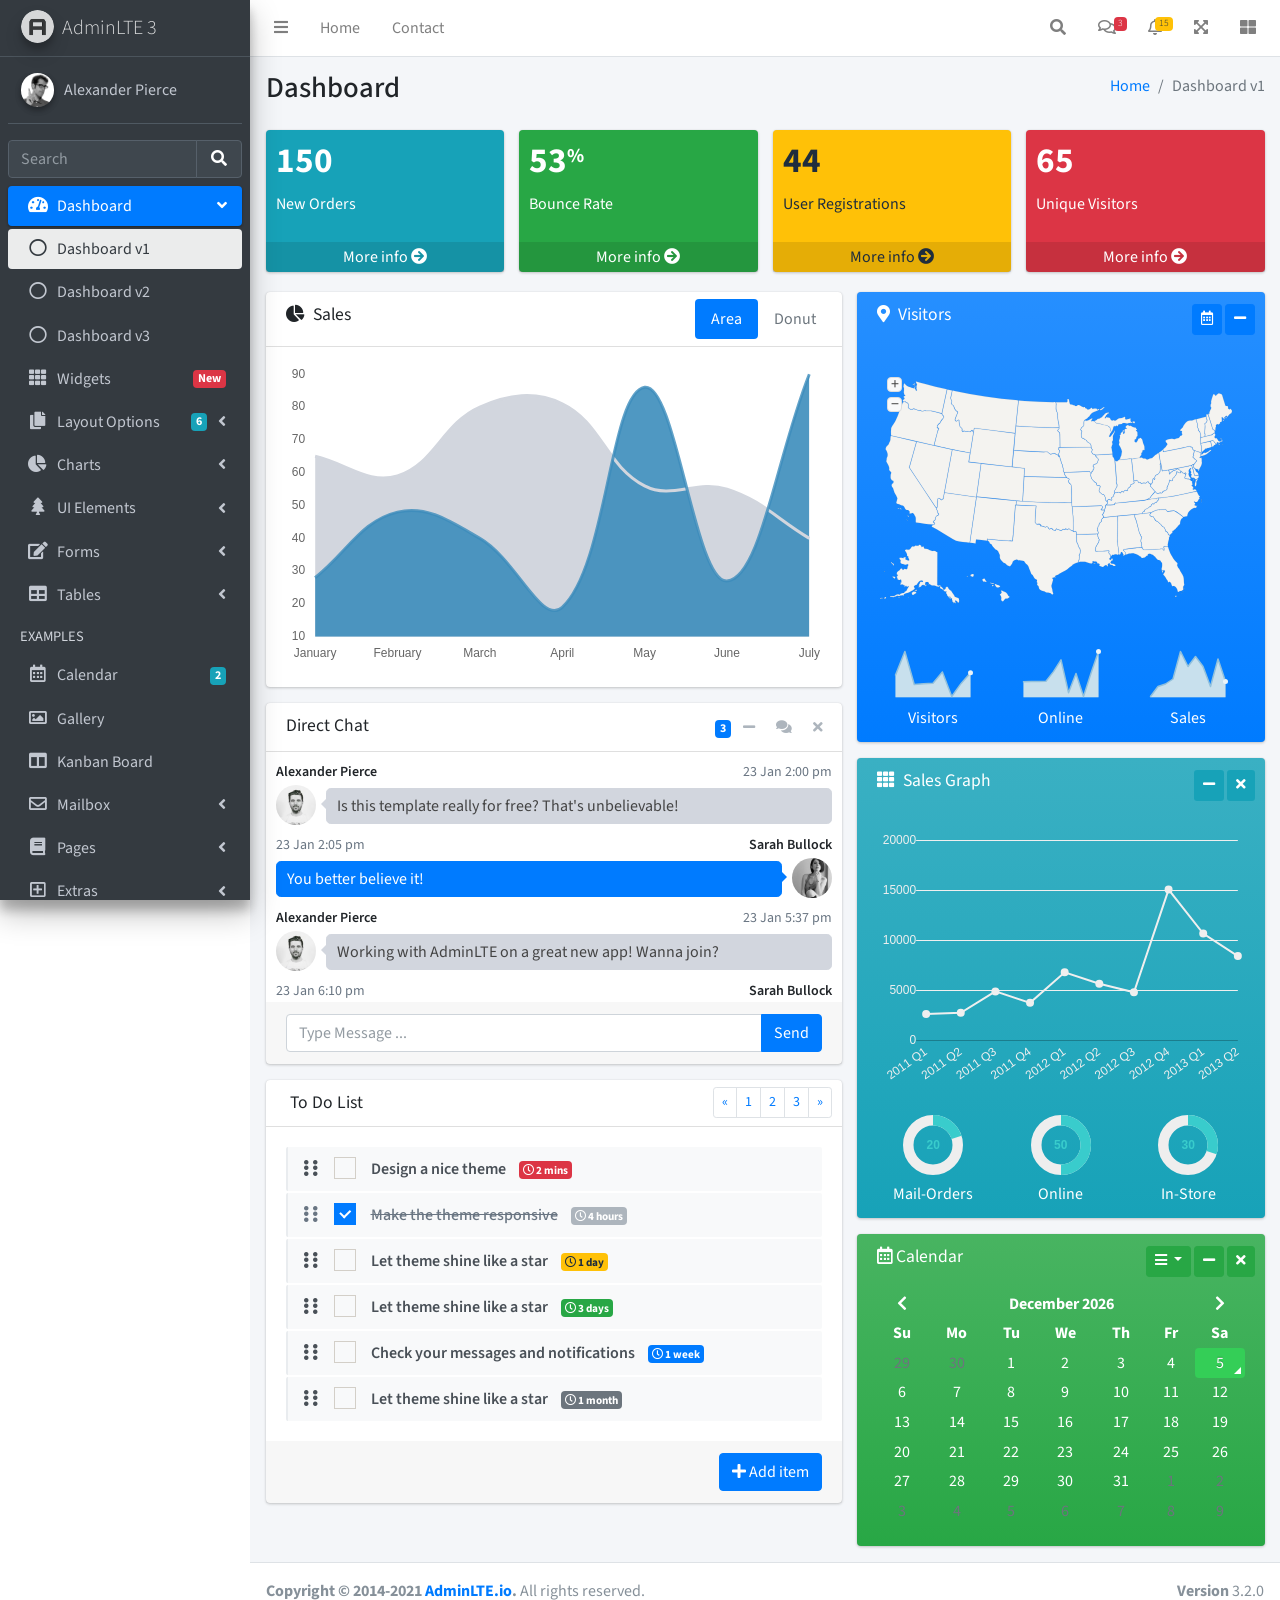
<file: LTE_Bootstrap/index.html>
<!DOCTYPE html>
<html lang="en">
<head>
  <meta charset="utf-8">
  <meta name="viewport" content="width=device-width, initial-scale=1">
  <title>AdminLTE 3 | Dashboard</title>

  <!-- Google Font: Source Sans Pro -->
  <link rel="stylesheet" href="https://fonts.googleapis.com/css?family=Source+Sans+Pro:300,400,400i,700&display=fallback">
  <!-- Font Awesome -->
  <link rel="stylesheet" href="plugins/fontawesome-free/css/all.min.css">
  <!-- Ionicons -->
  <link rel="stylesheet" href="https://code.ionicframework.com/ionicons/2.0.1/css/ionicons.min.css">
  <!-- Tempusdominus Bootstrap 4 -->
  <link rel="stylesheet" href="plugins/tempusdominus-bootstrap-4/css/tempusdominus-bootstrap-4.min.css">
  <!-- iCheck -->
  <link rel="stylesheet" href="plugins/icheck-bootstrap/icheck-bootstrap.min.css">
  <!-- JQVMap -->
  <link rel="stylesheet" href="plugins/jqvmap/jqvmap.min.css">
  <!-- Theme style -->
  <link rel="stylesheet" href="dist/css/adminlte.min.css">
  <!-- overlayScrollbars -->
  <link rel="stylesheet" href="plugins/overlayScrollbars/css/OverlayScrollbars.min.css">
  <!-- Daterange picker -->
  <link rel="stylesheet" href="plugins/daterangepicker/daterangepicker.css">
  <!-- summernote -->
  <link rel="stylesheet" href="plugins/summernote/summernote-bs4.min.css">
</head>
<body class="hold-transition sidebar-mini layout-fixed">
<div class="wrapper">

  <!-- Preloader -->
  <div class="preloader flex-column justify-content-center align-items-center">
    <img class="animation__shake" src="dist/img/AdminLTELogo.png" alt="AdminLTELogo" height="60" width="60">
  </div>

  <!-- Navbar -->
  <nav class="main-header navbar navbar-expand navbar-white navbar-light">
    <!-- Left navbar links -->
    <ul class="navbar-nav">
      <li class="nav-item">
        <a class="nav-link" data-widget="pushmenu" href="#" role="button"><i class="fas fa-bars"></i></a>
      </li>
      <li class="nav-item d-none d-sm-inline-block">
        <a href="index3.html" class="nav-link">Home</a>
      </li>
      <li class="nav-item d-none d-sm-inline-block">
        <a href="#" class="nav-link">Contact</a>
      </li>
    </ul>

    <!-- Right navbar links -->
    <ul class="navbar-nav ml-auto">
      <!-- Navbar Search -->
      <li class="nav-item">
        <a class="nav-link" data-widget="navbar-search" href="#" role="button">
          <i class="fas fa-search"></i>
        </a>
        <div class="navbar-search-block">
          <form class="form-inline">
            <div class="input-group input-group-sm">
              <input class="form-control form-control-navbar" type="search" placeholder="Search" aria-label="Search">
              <div class="input-group-append">
                <button class="btn btn-navbar" type="submit">
                  <i class="fas fa-search"></i>
                </button>
                <button class="btn btn-navbar" type="button" data-widget="navbar-search">
                  <i class="fas fa-times"></i>
                </button>
              </div>
            </div>
          </form>
        </div>
      </li>

      <!-- Messages Dropdown Menu -->
      <li class="nav-item dropdown">
        <a class="nav-link" data-toggle="dropdown" href="#">
          <i class="far fa-comments"></i>
          <span class="badge badge-danger navbar-badge">3</span>
        </a>
        <div class="dropdown-menu dropdown-menu-lg dropdown-menu-right">
          <a href="#" class="dropdown-item">
            <!-- Message Start -->
            <div class="media">
              <img src="dist/img/user1-128x128.jpg" alt="User Avatar" class="img-size-50 mr-3 img-circle">
              <div class="media-body">
                <h3 class="dropdown-item-title">
                  Brad Diesel
                  <span class="float-right text-sm text-danger"><i class="fas fa-star"></i></span>
                </h3>
                <p class="text-sm">Call me whenever you can...</p>
                <p class="text-sm text-muted"><i class="far fa-clock mr-1"></i> 4 Hours Ago</p>
              </div>
            </div>
            <!-- Message End -->
          </a>
          <div class="dropdown-divider"></div>
          <a href="#" class="dropdown-item">
            <!-- Message Start -->
            <div class="media">
              <img src="dist/img/user8-128x128.jpg" alt="User Avatar" class="img-size-50 img-circle mr-3">
              <div class="media-body">
                <h3 class="dropdown-item-title">
                  John Pierce
                  <span class="float-right text-sm text-muted"><i class="fas fa-star"></i></span>
                </h3>
                <p class="text-sm">I got your message bro</p>
                <p class="text-sm text-muted"><i class="far fa-clock mr-1"></i> 4 Hours Ago</p>
              </div>
            </div>
            <!-- Message End -->
          </a>
          <div class="dropdown-divider"></div>
          <a href="#" class="dropdown-item">
            <!-- Message Start -->
            <div class="media">
              <img src="dist/img/user3-128x128.jpg" alt="User Avatar" class="img-size-50 img-circle mr-3">
              <div class="media-body">
                <h3 class="dropdown-item-title">
                  Nora Silvester
                  <span class="float-right text-sm text-warning"><i class="fas fa-star"></i></span>
                </h3>
                <p class="text-sm">The subject goes here</p>
                <p class="text-sm text-muted"><i class="far fa-clock mr-1"></i> 4 Hours Ago</p>
              </div>
            </div>
            <!-- Message End -->
          </a>
          <div class="dropdown-divider"></div>
          <a href="#" class="dropdown-item dropdown-footer">See All Messages</a>
        </div>
      </li>
      <!-- Notifications Dropdown Menu -->
      <li class="nav-item dropdown">
        <a class="nav-link" data-toggle="dropdown" href="#">
          <i class="far fa-bell"></i>
          <span class="badge badge-warning navbar-badge">15</span>
        </a>
        <div class="dropdown-menu dropdown-menu-lg dropdown-menu-right">
          <span class="dropdown-item dropdown-header">15 Notifications</span>
          <div class="dropdown-divider"></div>
          <a href="#" class="dropdown-item">
            <i class="fas fa-envelope mr-2"></i> 4 new messages
            <span class="float-right text-muted text-sm">3 mins</span>
          </a>
          <div class="dropdown-divider"></div>
          <a href="#" class="dropdown-item">
            <i class="fas fa-users mr-2"></i> 8 friend requests
            <span class="float-right text-muted text-sm">12 hours</span>
          </a>
          <div class="dropdown-divider"></div>
          <a href="#" class="dropdown-item">
            <i class="fas fa-file mr-2"></i> 3 new reports
            <span class="float-right text-muted text-sm">2 days</span>
          </a>
          <div class="dropdown-divider"></div>
          <a href="#" class="dropdown-item dropdown-footer">See All Notifications</a>
        </div>
      </li>
      <li class="nav-item">
        <a class="nav-link" data-widget="fullscreen" href="#" role="button">
          <i class="fas fa-expand-arrows-alt"></i>
        </a>
      </li>
      <li class="nav-item">
        <a class="nav-link" data-widget="control-sidebar" data-controlsidebar-slide="true" href="#" role="button">
          <i class="fas fa-th-large"></i>
        </a>
      </li>
    </ul>
  </nav>
  <!-- /.navbar -->

  <!-- Main Sidebar Container -->
  <aside class="main-sidebar sidebar-dark-primary elevation-4">
    <!-- Brand Logo -->
    <a href="index3.html" class="brand-link">
      <img src="dist/img/AdminLTELogo.png" alt="AdminLTE Logo" class="brand-image img-circle elevation-3" style="opacity: .8">
      <span class="brand-text font-weight-light">AdminLTE 3</span>
    </a>

    <!-- Sidebar -->
    <div class="sidebar">
      <!-- Sidebar user panel (optional) -->
      <div class="user-panel mt-3 pb-3 mb-3 d-flex">
        <div class="image">
          <img src="dist/img/user2-160x160.jpg" class="img-circle elevation-2" alt="User Image">
        </div>
        <div class="info">
          <a href="#" class="d-block">Alexander Pierce</a>
        </div>
      </div>

      <!-- SidebarSearch Form -->
      <div class="form-inline">
        <div class="input-group" data-widget="sidebar-search">
          <input class="form-control form-control-sidebar" type="search" placeholder="Search" aria-label="Search">
          <div class="input-group-append">
            <button class="btn btn-sidebar">
              <i class="fas fa-search fa-fw"></i>
            </button>
          </div>
        </div>
      </div>

      <!-- Sidebar Menu -->
      <nav class="mt-2">
        <ul class="nav nav-pills nav-sidebar flex-column" data-widget="treeview" role="menu" data-accordion="false">
          <!-- Add icons to the links using the .nav-icon class
               with font-awesome or any other icon font library -->
          <li class="nav-item menu-open">
            <a href="#" class="nav-link active">
              <i class="nav-icon fas fa-tachometer-alt"></i>
              <p>
                Dashboard
                <i class="right fas fa-angle-left"></i>
              </p>
            </a>
            <ul class="nav nav-treeview">
              <li class="nav-item">
                <a href="./index.html" class="nav-link active">
                  <i class="far fa-circle nav-icon"></i>
                  <p>Dashboard v1</p>
                </a>
              </li>
              <li class="nav-item">
                <a href="./index2.html" class="nav-link">
                  <i class="far fa-circle nav-icon"></i>
                  <p>Dashboard v2</p>
                </a>
              </li>
              <li class="nav-item">
                <a href="./index3.html" class="nav-link">
                  <i class="far fa-circle nav-icon"></i>
                  <p>Dashboard v3</p>
                </a>
              </li>
            </ul>
          </li>
          <li class="nav-item">
            <a href="pages/widgets.html" class="nav-link">
              <i class="nav-icon fas fa-th"></i>
              <p>
                Widgets
                <span class="right badge badge-danger">New</span>
              </p>
            </a>
          </li>
          <li class="nav-item">
            <a href="#" class="nav-link">
              <i class="nav-icon fas fa-copy"></i>
              <p>
                Layout Options
                <i class="fas fa-angle-left right"></i>
                <span class="badge badge-info right">6</span>
              </p>
            </a>
            <ul class="nav nav-treeview">
              <li class="nav-item">
                <a href="pages/layout/top-nav.html" class="nav-link">
                  <i class="far fa-circle nav-icon"></i>
                  <p>Top Navigation</p>
                </a>
              </li>
              <li class="nav-item">
                <a href="pages/layout/top-nav-sidebar.html" class="nav-link">
                  <i class="far fa-circle nav-icon"></i>
                  <p>Top Navigation + Sidebar</p>
                </a>
              </li>
              <li class="nav-item">
                <a href="pages/layout/boxed.html" class="nav-link">
                  <i class="far fa-circle nav-icon"></i>
                  <p>Boxed</p>
                </a>
              </li>
              <li class="nav-item">
                <a href="pages/layout/fixed-sidebar.html" class="nav-link">
                  <i class="far fa-circle nav-icon"></i>
                  <p>Fixed Sidebar</p>
                </a>
              </li>
              <li class="nav-item">
                <a href="pages/layout/fixed-sidebar-custom.html" class="nav-link">
                  <i class="far fa-circle nav-icon"></i>
                  <p>Fixed Sidebar <small>+ Custom Area</small></p>
                </a>
              </li>
              <li class="nav-item">
                <a href="pages/layout/fixed-topnav.html" class="nav-link">
                  <i class="far fa-circle nav-icon"></i>
                  <p>Fixed Navbar</p>
                </a>
              </li>
              <li class="nav-item">
                <a href="pages/layout/fixed-footer.html" class="nav-link">
                  <i class="far fa-circle nav-icon"></i>
                  <p>Fixed Footer</p>
                </a>
              </li>
              <li class="nav-item">
                <a href="pages/layout/collapsed-sidebar.html" class="nav-link">
                  <i class="far fa-circle nav-icon"></i>
                  <p>Collapsed Sidebar</p>
                </a>
              </li>
            </ul>
          </li>
          <li class="nav-item">
            <a href="#" class="nav-link">
              <i class="nav-icon fas fa-chart-pie"></i>
              <p>
                Charts
                <i class="right fas fa-angle-left"></i>
              </p>
            </a>
            <ul class="nav nav-treeview">
              <li class="nav-item">
                <a href="pages/charts/chartjs.html" class="nav-link">
                  <i class="far fa-circle nav-icon"></i>
                  <p>ChartJS</p>
                </a>
              </li>
              <li class="nav-item">
                <a href="pages/charts/flot.html" class="nav-link">
                  <i class="far fa-circle nav-icon"></i>
                  <p>Flot</p>
                </a>
              </li>
              <li class="nav-item">
                <a href="pages/charts/inline.html" class="nav-link">
                  <i class="far fa-circle nav-icon"></i>
                  <p>Inline</p>
                </a>
              </li>
              <li class="nav-item">
                <a href="pages/charts/uplot.html" class="nav-link">
                  <i class="far fa-circle nav-icon"></i>
                  <p>uPlot</p>
                </a>
              </li>
            </ul>
          </li>
          <li class="nav-item">
            <a href="#" class="nav-link">
              <i class="nav-icon fas fa-tree"></i>
              <p>
                UI Elements
                <i class="fas fa-angle-left right"></i>
              </p>
            </a>
            <ul class="nav nav-treeview">
              <li class="nav-item">
                <a href="pages/UI/general.html" class="nav-link">
                  <i class="far fa-circle nav-icon"></i>
                  <p>General</p>
                </a>
              </li>
              <li class="nav-item">
                <a href="pages/UI/icons.html" class="nav-link">
                  <i class="far fa-circle nav-icon"></i>
                  <p>Icons</p>
                </a>
              </li>
              <li class="nav-item">
                <a href="pages/UI/buttons.html" class="nav-link">
                  <i class="far fa-circle nav-icon"></i>
                  <p>Buttons</p>
                </a>
              </li>
              <li class="nav-item">
                <a href="pages/UI/sliders.html" class="nav-link">
                  <i class="far fa-circle nav-icon"></i>
                  <p>Sliders</p>
                </a>
              </li>
              <li class="nav-item">
                <a href="pages/UI/modals.html" class="nav-link">
                  <i class="far fa-circle nav-icon"></i>
                  <p>Modals & Alerts</p>
                </a>
              </li>
              <li class="nav-item">
                <a href="pages/UI/navbar.html" class="nav-link">
                  <i class="far fa-circle nav-icon"></i>
                  <p>Navbar & Tabs</p>
                </a>
              </li>
              <li class="nav-item">
                <a href="pages/UI/timeline.html" class="nav-link">
                  <i class="far fa-circle nav-icon"></i>
                  <p>Timeline</p>
                </a>
              </li>
              <li class="nav-item">
                <a href="pages/UI/ribbons.html" class="nav-link">
                  <i class="far fa-circle nav-icon"></i>
                  <p>Ribbons</p>
                </a>
              </li>
            </ul>
          </li>
          <li class="nav-item">
            <a href="#" class="nav-link">
              <i class="nav-icon fas fa-edit"></i>
              <p>
                Forms
                <i class="fas fa-angle-left right"></i>
              </p>
            </a>
            <ul class="nav nav-treeview">
              <li class="nav-item">
                <a href="pages/forms/general.html" class="nav-link">
                  <i class="far fa-circle nav-icon"></i>
                  <p>General Elements</p>
                </a>
              </li>
              <li class="nav-item">
                <a href="pages/forms/advanced.html" class="nav-link">
                  <i class="far fa-circle nav-icon"></i>
                  <p>Advanced Elements</p>
                </a>
              </li>
              <li class="nav-item">
                <a href="pages/forms/editors.html" class="nav-link">
                  <i class="far fa-circle nav-icon"></i>
                  <p>Editors</p>
                </a>
              </li>
              <li class="nav-item">
                <a href="pages/forms/validation.html" class="nav-link">
                  <i class="far fa-circle nav-icon"></i>
                  <p>Validation</p>
                </a>
              </li>
            </ul>
          </li>
          <li class="nav-item">
            <a href="#" class="nav-link">
              <i class="nav-icon fas fa-table"></i>
              <p>
                Tables
                <i class="fas fa-angle-left right"></i>
              </p>
            </a>
            <ul class="nav nav-treeview">
              <li class="nav-item">
                <a href="pages/tables/simple.html" class="nav-link">
                  <i class="far fa-circle nav-icon"></i>
                  <p>Simple Tables</p>
                </a>
              </li>
              <li class="nav-item">
                <a href="pages/tables/data.html" class="nav-link">
                  <i class="far fa-circle nav-icon"></i>
                  <p>DataTables</p>
                </a>
              </li>
              <li class="nav-item">
                <a href="pages/tables/jsgrid.html" class="nav-link">
                  <i class="far fa-circle nav-icon"></i>
                  <p>jsGrid</p>
                </a>
              </li>
            </ul>
          </li>
          <li class="nav-header">EXAMPLES</li>
          <li class="nav-item">
            <a href="pages/calendar.html" class="nav-link">
              <i class="nav-icon far fa-calendar-alt"></i>
              <p>
                Calendar
                <span class="badge badge-info right">2</span>
              </p>
            </a>
          </li>
          <li class="nav-item">
            <a href="pages/gallery.html" class="nav-link">
              <i class="nav-icon far fa-image"></i>
              <p>
                Gallery
              </p>
            </a>
          </li>
          <li class="nav-item">
            <a href="pages/kanban.html" class="nav-link">
              <i class="nav-icon fas fa-columns"></i>
              <p>
                Kanban Board
              </p>
            </a>
          </li>
          <li class="nav-item">
            <a href="#" class="nav-link">
              <i class="nav-icon far fa-envelope"></i>
              <p>
                Mailbox
                <i class="fas fa-angle-left right"></i>
              </p>
            </a>
            <ul class="nav nav-treeview">
              <li class="nav-item">
                <a href="pages/mailbox/mailbox.html" class="nav-link">
                  <i class="far fa-circle nav-icon"></i>
                  <p>Inbox</p>
                </a>
              </li>
              <li class="nav-item">
                <a href="pages/mailbox/compose.html" class="nav-link">
                  <i class="far fa-circle nav-icon"></i>
                  <p>Compose</p>
                </a>
              </li>
              <li class="nav-item">
                <a href="pages/mailbox/read-mail.html" class="nav-link">
                  <i class="far fa-circle nav-icon"></i>
                  <p>Read</p>
                </a>
              </li>
            </ul>
          </li>
          <li class="nav-item">
            <a href="#" class="nav-link">
              <i class="nav-icon fas fa-book"></i>
              <p>
                Pages
                <i class="fas fa-angle-left right"></i>
              </p>
            </a>
            <ul class="nav nav-treeview">
              <li class="nav-item">
                <a href="pages/examples/invoice.html" class="nav-link">
                  <i class="far fa-circle nav-icon"></i>
                  <p>Invoice</p>
                </a>
              </li>
              <li class="nav-item">
                <a href="pages/examples/profile.html" class="nav-link">
                  <i class="far fa-circle nav-icon"></i>
                  <p>Profile</p>
                </a>
              </li>
              <li class="nav-item">
                <a href="pages/examples/e-commerce.html" class="nav-link">
                  <i class="far fa-circle nav-icon"></i>
                  <p>E-commerce</p>
                </a>
              </li>
              <li class="nav-item">
                <a href="pages/examples/projects.html" class="nav-link">
                  <i class="far fa-circle nav-icon"></i>
                  <p>Projects</p>
                </a>
              </li>
              <li class="nav-item">
                <a href="pages/examples/project-add.html" class="nav-link">
                  <i class="far fa-circle nav-icon"></i>
                  <p>Project Add</p>
                </a>
              </li>
              <li class="nav-item">
                <a href="pages/examples/project-edit.html" class="nav-link">
                  <i class="far fa-circle nav-icon"></i>
                  <p>Project Edit</p>
                </a>
              </li>
              <li class="nav-item">
                <a href="pages/examples/project-detail.html" class="nav-link">
                  <i class="far fa-circle nav-icon"></i>
                  <p>Project Detail</p>
                </a>
              </li>
              <li class="nav-item">
                <a href="pages/examples/contacts.html" class="nav-link">
                  <i class="far fa-circle nav-icon"></i>
                  <p>Contacts</p>
                </a>
              </li>
              <li class="nav-item">
                <a href="pages/examples/faq.html" class="nav-link">
                  <i class="far fa-circle nav-icon"></i>
                  <p>FAQ</p>
                </a>
              </li>
              <li class="nav-item">
                <a href="pages/examples/contact-us.html" class="nav-link">
                  <i class="far fa-circle nav-icon"></i>
                  <p>Contact us</p>
                </a>
              </li>
            </ul>
          </li>
          <li class="nav-item">
            <a href="#" class="nav-link">
              <i class="nav-icon far fa-plus-square"></i>
              <p>
                Extras
                <i class="fas fa-angle-left right"></i>
              </p>
            </a>
            <ul class="nav nav-treeview">
              <li class="nav-item">
                <a href="#" class="nav-link">
                  <i class="far fa-circle nav-icon"></i>
                  <p>
                    Login & Register v1
                    <i class="fas fa-angle-left right"></i>
                  </p>
                </a>
                <ul class="nav nav-treeview">
                  <li class="nav-item">
                    <a href="pages/examples/login.html" class="nav-link">
                      <i class="far fa-circle nav-icon"></i>
                      <p>Login v1</p>
                    </a>
                  </li>
                  <li class="nav-item">
                    <a href="pages/examples/register.html" class="nav-link">
                      <i class="far fa-circle nav-icon"></i>
                      <p>Register v1</p>
                    </a>
                  </li>
                  <li class="nav-item">
                    <a href="pages/examples/forgot-password.html" class="nav-link">
                      <i class="far fa-circle nav-icon"></i>
                      <p>Forgot Password v1</p>
                    </a>
                  </li>
                  <li class="nav-item">
                    <a href="pages/examples/recover-password.html" class="nav-link">
                      <i class="far fa-circle nav-icon"></i>
                      <p>Recover Password v1</p>
                    </a>
                  </li>
                </ul>
              </li>
              <li class="nav-item">
                <a href="#" class="nav-link">
                  <i class="far fa-circle nav-icon"></i>
                  <p>
                    Login & Register v2
                    <i class="fas fa-angle-left right"></i>
                  </p>
                </a>
                <ul class="nav nav-treeview">
                  <li class="nav-item">
                    <a href="pages/examples/login-v2.html" class="nav-link">
                      <i class="far fa-circle nav-icon"></i>
                      <p>Login v2</p>
                    </a>
                  </li>
                  <li class="nav-item">
                    <a href="pages/examples/register-v2.html" class="nav-link">
                      <i class="far fa-circle nav-icon"></i>
                      <p>Register v2</p>
                    </a>
                  </li>
                  <li class="nav-item">
                    <a href="pages/examples/forgot-password-v2.html" class="nav-link">
                      <i class="far fa-circle nav-icon"></i>
                      <p>Forgot Password v2</p>
                    </a>
                  </li>
                  <li class="nav-item">
                    <a href="pages/examples/recover-password-v2.html" class="nav-link">
                      <i class="far fa-circle nav-icon"></i>
                      <p>Recover Password v2</p>
                    </a>
                  </li>
                </ul>
              </li>
              <li class="nav-item">
                <a href="pages/examples/lockscreen.html" class="nav-link">
                  <i class="far fa-circle nav-icon"></i>
                  <p>Lockscreen</p>
                </a>
              </li>
              <li class="nav-item">
                <a href="pages/examples/legacy-user-menu.html" class="nav-link">
                  <i class="far fa-circle nav-icon"></i>
                  <p>Legacy User Menu</p>
                </a>
              </li>
              <li class="nav-item">
                <a href="pages/examples/language-menu.html" class="nav-link">
                  <i class="far fa-circle nav-icon"></i>
                  <p>Language Menu</p>
                </a>
              </li>
              <li class="nav-item">
                <a href="pages/examples/404.html" class="nav-link">
                  <i class="far fa-circle nav-icon"></i>
                  <p>Error 404</p>
                </a>
              </li>
              <li class="nav-item">
                <a href="pages/examples/500.html" class="nav-link">
                  <i class="far fa-circle nav-icon"></i>
                  <p>Error 500</p>
                </a>
              </li>
              <li class="nav-item">
                <a href="pages/examples/pace.html" class="nav-link">
                  <i class="far fa-circle nav-icon"></i>
                  <p>Pace</p>
                </a>
              </li>
              <li class="nav-item">
                <a href="pages/examples/blank.html" class="nav-link">
                  <i class="far fa-circle nav-icon"></i>
                  <p>Blank Page</p>
                </a>
              </li>
              <li class="nav-item">
                <a href="starter.html" class="nav-link">
                  <i class="far fa-circle nav-icon"></i>
                  <p>Starter Page</p>
                </a>
              </li>
            </ul>
          </li>
          <li class="nav-item">
            <a href="#" class="nav-link">
              <i class="nav-icon fas fa-search"></i>
              <p>
                Search
                <i class="fas fa-angle-left right"></i>
              </p>
            </a>
            <ul class="nav nav-treeview">
              <li class="nav-item">
                <a href="pages/search/simple.html" class="nav-link">
                  <i class="far fa-circle nav-icon"></i>
                  <p>Simple Search</p>
                </a>
              </li>
              <li class="nav-item">
                <a href="pages/search/enhanced.html" class="nav-link">
                  <i class="far fa-circle nav-icon"></i>
                  <p>Enhanced</p>
                </a>
              </li>
            </ul>
          </li>
          <li class="nav-header">MISCELLANEOUS</li>
          <li class="nav-item">
            <a href="iframe.html" class="nav-link">
              <i class="nav-icon fas fa-ellipsis-h"></i>
              <p>Tabbed IFrame Plugin</p>
            </a>
          </li>
          <li class="nav-item">
            <a href="https://adminlte.io/docs/3.1/" class="nav-link">
              <i class="nav-icon fas fa-file"></i>
              <p>Documentation</p>
            </a>
          </li>
          <li class="nav-header">MULTI LEVEL EXAMPLE</li>
          <li class="nav-item">
            <a href="#" class="nav-link">
              <i class="fas fa-circle nav-icon"></i>
              <p>Level 1</p>
            </a>
          </li>
          <li class="nav-item">
            <a href="#" class="nav-link">
              <i class="nav-icon fas fa-circle"></i>
              <p>
                Level 1
                <i class="right fas fa-angle-left"></i>
              </p>
            </a>
            <ul class="nav nav-treeview">
              <li class="nav-item">
                <a href="#" class="nav-link">
                  <i class="far fa-circle nav-icon"></i>
                  <p>Level 2</p>
                </a>
              </li>
              <li class="nav-item">
                <a href="#" class="nav-link">
                  <i class="far fa-circle nav-icon"></i>
                  <p>
                    Level 2
                    <i class="right fas fa-angle-left"></i>
                  </p>
                </a>
                <ul class="nav nav-treeview">
                  <li class="nav-item">
                    <a href="#" class="nav-link">
                      <i class="far fa-dot-circle nav-icon"></i>
                      <p>Level 3</p>
                    </a>
                  </li>
                  <li class="nav-item">
                    <a href="#" class="nav-link">
                      <i class="far fa-dot-circle nav-icon"></i>
                      <p>Level 3</p>
                    </a>
                  </li>
                  <li class="nav-item">
                    <a href="#" class="nav-link">
                      <i class="far fa-dot-circle nav-icon"></i>
                      <p>Level 3</p>
                    </a>
                  </li>
                </ul>
              </li>
              <li class="nav-item">
                <a href="#" class="nav-link">
                  <i class="far fa-circle nav-icon"></i>
                  <p>Level 2</p>
                </a>
              </li>
            </ul>
          </li>
          <li class="nav-item">
            <a href="#" class="nav-link">
              <i class="fas fa-circle nav-icon"></i>
              <p>Level 1</p>
            </a>
          </li>
          <li class="nav-header">LABELS</li>
          <li class="nav-item">
            <a href="#" class="nav-link">
              <i class="nav-icon far fa-circle text-danger"></i>
              <p class="text">Important</p>
            </a>
          </li>
          <li class="nav-item">
            <a href="#" class="nav-link">
              <i class="nav-icon far fa-circle text-warning"></i>
              <p>Warning</p>
            </a>
          </li>
          <li class="nav-item">
            <a href="#" class="nav-link">
              <i class="nav-icon far fa-circle text-info"></i>
              <p>Informational</p>
            </a>
          </li>
        </ul>
      </nav>
      <!-- /.sidebar-menu -->
    </div>
    <!-- /.sidebar -->
  </aside>

  <!-- Content Wrapper. Contains page content -->
  <div class="content-wrapper">
    <!-- Content Header (Page header) -->
    <div class="content-header">
      <div class="container-fluid">
        <div class="row mb-2">
          <div class="col-sm-6">
            <h1 class="m-0">Dashboard</h1>
          </div><!-- /.col -->
          <div class="col-sm-6">
            <ol class="breadcrumb float-sm-right">
              <li class="breadcrumb-item"><a href="#">Home</a></li>
              <li class="breadcrumb-item active">Dashboard v1</li>
            </ol>
          </div><!-- /.col -->
        </div><!-- /.row -->
      </div><!-- /.container-fluid -->
    </div>
    <!-- /.content-header -->

    <!-- Main content -->
    <section class="content">
      <div class="container-fluid">
        <!-- Small boxes (Stat box) -->
        <div class="row">
          <div class="col-lg-3 col-6">
            <!-- small box -->
            <div class="small-box bg-info">
              <div class="inner">
                <h3>150</h3>

                <p>New Orders</p>
              </div>
              <div class="icon">
                <i class="ion ion-bag"></i>
              </div>
              <a href="#" class="small-box-footer">More info <i class="fas fa-arrow-circle-right"></i></a>
            </div>
          </div>
          <!-- ./col -->
          <div class="col-lg-3 col-6">
            <!-- small box -->
            <div class="small-box bg-success">
              <div class="inner">
                <h3>53<sup style="font-size: 20px">%</sup></h3>

                <p>Bounce Rate</p>
              </div>
              <div class="icon">
                <i class="ion ion-stats-bars"></i>
              </div>
              <a href="#" class="small-box-footer">More info <i class="fas fa-arrow-circle-right"></i></a>
            </div>
          </div>
          <!-- ./col -->
          <div class="col-lg-3 col-6">
            <!-- small box -->
            <div class="small-box bg-warning">
              <div class="inner">
                <h3>44</h3>

                <p>User Registrations</p>
              </div>
              <div class="icon">
                <i class="ion ion-person-add"></i>
              </div>
              <a href="#" class="small-box-footer">More info <i class="fas fa-arrow-circle-right"></i></a>
            </div>
          </div>
          <!-- ./col -->
          <div class="col-lg-3 col-6">
            <!-- small box -->
            <div class="small-box bg-danger">
              <div class="inner">
                <h3>65</h3>

                <p>Unique Visitors</p>
              </div>
              <div class="icon">
                <i class="ion ion-pie-graph"></i>
              </div>
              <a href="#" class="small-box-footer">More info <i class="fas fa-arrow-circle-right"></i></a>
            </div>
          </div>
          <!-- ./col -->
        </div>
        <!-- /.row -->
        <!-- Main row -->
        <div class="row">
          <!-- Left col -->
          <section class="col-lg-7 connectedSortable">
            <!-- Custom tabs (Charts with tabs)-->
            <div class="card">
              <div class="card-header">
                <h3 class="card-title">
                  <i class="fas fa-chart-pie mr-1"></i>
                  Sales
                </h3>
                <div class="card-tools">
                  <ul class="nav nav-pills ml-auto">
                    <li class="nav-item">
                      <a class="nav-link active" href="#revenue-chart" data-toggle="tab">Area</a>
                    </li>
                    <li class="nav-item">
                      <a class="nav-link" href="#sales-chart" data-toggle="tab">Donut</a>
                    </li>
                  </ul>
                </div>
              </div><!-- /.card-header -->
              <div class="card-body">
                <div class="tab-content p-0">
                  <!-- Morris chart - Sales -->
                  <div class="chart tab-pane active" id="revenue-chart"
                       style="position: relative; height: 300px;">
                      <canvas id="revenue-chart-canvas" height="300" style="height: 300px;"></canvas>
                   </div>
                  <div class="chart tab-pane" id="sales-chart" style="position: relative; height: 300px;">
                    <canvas id="sales-chart-canvas" height="300" style="height: 300px;"></canvas>
                  </div>
                </div>
              </div><!-- /.card-body -->
            </div>
            <!-- /.card -->

            <!-- DIRECT CHAT -->
            <div class="card direct-chat direct-chat-primary">
              <div class="card-header">
                <h3 class="card-title">Direct Chat</h3>

                <div class="card-tools">
                  <span title="3 New Messages" class="badge badge-primary">3</span>
                  <button type="button" class="btn btn-tool" data-card-widget="collapse">
                    <i class="fas fa-minus"></i>
                  </button>
                  <button type="button" class="btn btn-tool" title="Contacts" data-widget="chat-pane-toggle">
                    <i class="fas fa-comments"></i>
                  </button>
                  <button type="button" class="btn btn-tool" data-card-widget="remove">
                    <i class="fas fa-times"></i>
                  </button>
                </div>
              </div>
              <!-- /.card-header -->
              <div class="card-body">
                <!-- Conversations are loaded here -->
                <div class="direct-chat-messages">
                  <!-- Message. Default to the left -->
                  <div class="direct-chat-msg">
                    <div class="direct-chat-infos clearfix">
                      <span class="direct-chat-name float-left">Alexander Pierce</span>
                      <span class="direct-chat-timestamp float-right">23 Jan 2:00 pm</span>
                    </div>
                    <!-- /.direct-chat-infos -->
                    <img class="direct-chat-img" src="dist/img/user1-128x128.jpg" alt="message user image">
                    <!-- /.direct-chat-img -->
                    <div class="direct-chat-text">
                      Is this template really for free? That's unbelievable!
                    </div>
                    <!-- /.direct-chat-text -->
                  </div>
                  <!-- /.direct-chat-msg -->

                  <!-- Message to the right -->
                  <div class="direct-chat-msg right">
                    <div class="direct-chat-infos clearfix">
                      <span class="direct-chat-name float-right">Sarah Bullock</span>
                      <span class="direct-chat-timestamp float-left">23 Jan 2:05 pm</span>
                    </div>
                    <!-- /.direct-chat-infos -->
                    <img class="direct-chat-img" src="dist/img/user3-128x128.jpg" alt="message user image">
                    <!-- /.direct-chat-img -->
                    <div class="direct-chat-text">
                      You better believe it!
                    </div>
                    <!-- /.direct-chat-text -->
                  </div>
                  <!-- /.direct-chat-msg -->

                  <!-- Message. Default to the left -->
                  <div class="direct-chat-msg">
                    <div class="direct-chat-infos clearfix">
                      <span class="direct-chat-name float-left">Alexander Pierce</span>
                      <span class="direct-chat-timestamp float-right">23 Jan 5:37 pm</span>
                    </div>
                    <!-- /.direct-chat-infos -->
                    <img class="direct-chat-img" src="dist/img/user1-128x128.jpg" alt="message user image">
                    <!-- /.direct-chat-img -->
                    <div class="direct-chat-text">
                      Working with AdminLTE on a great new app! Wanna join?
                    </div>
                    <!-- /.direct-chat-text -->
                  </div>
                  <!-- /.direct-chat-msg -->

                  <!-- Message to the right -->
                  <div class="direct-chat-msg right">
                    <div class="direct-chat-infos clearfix">
                      <span class="direct-chat-name float-right">Sarah Bullock</span>
                      <span class="direct-chat-timestamp float-left">23 Jan 6:10 pm</span>
                    </div>
                    <!-- /.direct-chat-infos -->
                    <img class="direct-chat-img" src="dist/img/user3-128x128.jpg" alt="message user image">
                    <!-- /.direct-chat-img -->
                    <div class="direct-chat-text">
                      I would love to.
                    </div>
                    <!-- /.direct-chat-text -->
                  </div>
                  <!-- /.direct-chat-msg -->

                </div>
                <!--/.direct-chat-messages-->

                <!-- Contacts are loaded here -->
                <div class="direct-chat-contacts">
                  <ul class="contacts-list">
                    <li>
                      <a href="#">
                        <img class="contacts-list-img" src="dist/img/user1-128x128.jpg" alt="User Avatar">

                        <div class="contacts-list-info">
                          <span class="contacts-list-name">
                            Count Dracula
                            <small class="contacts-list-date float-right">2/28/2015</small>
                          </span>
                          <span class="contacts-list-msg">How have you been? I was...</span>
                        </div>
                        <!-- /.contacts-list-info -->
                      </a>
                    </li>
                    <!-- End Contact Item -->
                    <li>
                      <a href="#">
                        <img class="contacts-list-img" src="dist/img/user7-128x128.jpg" alt="User Avatar">

                        <div class="contacts-list-info">
                          <span class="contacts-list-name">
                            Sarah Doe
                            <small class="contacts-list-date float-right">2/23/2015</small>
                          </span>
                          <span class="contacts-list-msg">I will be waiting for...</span>
                        </div>
                        <!-- /.contacts-list-info -->
                      </a>
                    </li>
                    <!-- End Contact Item -->
                    <li>
                      <a href="#">
                        <img class="contacts-list-img" src="dist/img/user3-128x128.jpg" alt="User Avatar">

                        <div class="contacts-list-info">
                          <span class="contacts-list-name">
                            Nadia Jolie
                            <small class="contacts-list-date float-right">2/20/2015</small>
                          </span>
                          <span class="contacts-list-msg">I'll call you back at...</span>
                        </div>
                        <!-- /.contacts-list-info -->
                      </a>
                    </li>
                    <!-- End Contact Item -->
                    <li>
                      <a href="#">
                        <img class="contacts-list-img" src="dist/img/user5-128x128.jpg" alt="User Avatar">

                        <div class="contacts-list-info">
                          <span class="contacts-list-name">
                            Nora S. Vans
                            <small class="contacts-list-date float-right">2/10/2015</small>
                          </span>
                          <span class="contacts-list-msg">Where is your new...</span>
                        </div>
                        <!-- /.contacts-list-info -->
                      </a>
                    </li>
                    <!-- End Contact Item -->
                    <li>
                      <a href="#">
                        <img class="contacts-list-img" src="dist/img/user6-128x128.jpg" alt="User Avatar">

                        <div class="contacts-list-info">
                          <span class="contacts-list-name">
                            John K.
                            <small class="contacts-list-date float-right">1/27/2015</small>
                          </span>
                          <span class="contacts-list-msg">Can I take a look at...</span>
                        </div>
                        <!-- /.contacts-list-info -->
                      </a>
                    </li>
                    <!-- End Contact Item -->
                    <li>
                      <a href="#">
                        <img class="contacts-list-img" src="dist/img/user8-128x128.jpg" alt="User Avatar">

                        <div class="contacts-list-info">
                          <span class="contacts-list-name">
                            Kenneth M.
                            <small class="contacts-list-date float-right">1/4/2015</small>
                          </span>
                          <span class="contacts-list-msg">Never mind I found...</span>
                        </div>
                        <!-- /.contacts-list-info -->
                      </a>
                    </li>
                    <!-- End Contact Item -->
                  </ul>
                  <!-- /.contacts-list -->
                </div>
                <!-- /.direct-chat-pane -->
              </div>
              <!-- /.card-body -->
              <div class="card-footer">
                <form action="#" method="post">
                  <div class="input-group">
                    <input type="text" name="message" placeholder="Type Message ..." class="form-control">
                    <span class="input-group-append">
                      <button type="button" class="btn btn-primary">Send</button>
                    </span>
                  </div>
                </form>
              </div>
              <!-- /.card-footer-->
            </div>
            <!--/.direct-chat -->

            <!-- TO DO List -->
            <div class="card">
              <div class="card-header">
                <h3 class="card-title">
                  <i class="ion ion-clipboard mr-1"></i>
                  To Do List
                </h3>

                <div class="card-tools">
                  <ul class="pagination pagination-sm">
                    <li class="page-item"><a href="#" class="page-link">&laquo;</a></li>
                    <li class="page-item"><a href="#" class="page-link">1</a></li>
                    <li class="page-item"><a href="#" class="page-link">2</a></li>
                    <li class="page-item"><a href="#" class="page-link">3</a></li>
                    <li class="page-item"><a href="#" class="page-link">&raquo;</a></li>
                  </ul>
                </div>
              </div>
              <!-- /.card-header -->
              <div class="card-body">
                <ul class="todo-list" data-widget="todo-list">
                  <li>
                    <!-- drag handle -->
                    <span class="handle">
                      <i class="fas fa-ellipsis-v"></i>
                      <i class="fas fa-ellipsis-v"></i>
                    </span>
                    <!-- checkbox -->
                    <div  class="icheck-primary d-inline ml-2">
                      <input type="checkbox" value="" name="todo1" id="todoCheck1">
                      <label for="todoCheck1"></label>
                    </div>
                    <!-- todo text -->
                    <span class="text">Design a nice theme</span>
                    <!-- Emphasis label -->
                    <small class="badge badge-danger"><i class="far fa-clock"></i> 2 mins</small>
                    <!-- General tools such as edit or delete-->
                    <div class="tools">
                      <i class="fas fa-edit"></i>
                      <i class="fas fa-trash-o"></i>
                    </div>
                  </li>
                  <li>
                    <span class="handle">
                      <i class="fas fa-ellipsis-v"></i>
                      <i class="fas fa-ellipsis-v"></i>
                    </span>
                    <div  class="icheck-primary d-inline ml-2">
                      <input type="checkbox" value="" name="todo2" id="todoCheck2" checked>
                      <label for="todoCheck2"></label>
                    </div>
                    <span class="text">Make the theme responsive</span>
                    <small class="badge badge-info"><i class="far fa-clock"></i> 4 hours</small>
                    <div class="tools">
                      <i class="fas fa-edit"></i>
                      <i class="fas fa-trash-o"></i>
                    </div>
                  </li>
                  <li>
                    <span class="handle">
                      <i class="fas fa-ellipsis-v"></i>
                      <i class="fas fa-ellipsis-v"></i>
                    </span>
                    <div  class="icheck-primary d-inline ml-2">
                      <input type="checkbox" value="" name="todo3" id="todoCheck3">
                      <label for="todoCheck3"></label>
                    </div>
                    <span class="text">Let theme shine like a star</span>
                    <small class="badge badge-warning"><i class="far fa-clock"></i> 1 day</small>
                    <div class="tools">
                      <i class="fas fa-edit"></i>
                      <i class="fas fa-trash-o"></i>
                    </div>
                  </li>
                  <li>
                    <span class="handle">
                      <i class="fas fa-ellipsis-v"></i>
                      <i class="fas fa-ellipsis-v"></i>
                    </span>
                    <div  class="icheck-primary d-inline ml-2">
                      <input type="checkbox" value="" name="todo4" id="todoCheck4">
                      <label for="todoCheck4"></label>
                    </div>
                    <span class="text">Let theme shine like a star</span>
                    <small class="badge badge-success"><i class="far fa-clock"></i> 3 days</small>
                    <div class="tools">
                      <i class="fas fa-edit"></i>
                      <i class="fas fa-trash-o"></i>
                    </div>
                  </li>
                  <li>
                    <span class="handle">
                      <i class="fas fa-ellipsis-v"></i>
                      <i class="fas fa-ellipsis-v"></i>
                    </span>
                    <div  class="icheck-primary d-inline ml-2">
                      <input type="checkbox" value="" name="todo5" id="todoCheck5">
                      <label for="todoCheck5"></label>
                    </div>
                    <span class="text">Check your messages and notifications</span>
                    <small class="badge badge-primary"><i class="far fa-clock"></i> 1 week</small>
                    <div class="tools">
                      <i class="fas fa-edit"></i>
                      <i class="fas fa-trash-o"></i>
                    </div>
                  </li>
                  <li>
                    <span class="handle">
                      <i class="fas fa-ellipsis-v"></i>
                      <i class="fas fa-ellipsis-v"></i>
                    </span>
                    <div  class="icheck-primary d-inline ml-2">
                      <input type="checkbox" value="" name="todo6" id="todoCheck6">
                      <label for="todoCheck6"></label>
                    </div>
                    <span class="text">Let theme shine like a star</span>
                    <small class="badge badge-secondary"><i class="far fa-clock"></i> 1 month</small>
                    <div class="tools">
                      <i class="fas fa-edit"></i>
                      <i class="fas fa-trash-o"></i>
                    </div>
                  </li>
                </ul>
              </div>
              <!-- /.card-body -->
              <div class="card-footer clearfix">
                <button type="button" class="btn btn-primary float-right"><i class="fas fa-plus"></i> Add item</button>
              </div>
            </div>
            <!-- /.card -->
          </section>
          <!-- /.Left col -->
          <!-- right col (We are only adding the ID to make the widgets sortable)-->
          <section class="col-lg-5 connectedSortable">

            <!-- Map card -->
            <div class="card bg-gradient-primary">
              <div class="card-header border-0">
                <h3 class="card-title">
                  <i class="fas fa-map-marker-alt mr-1"></i>
                  Visitors
                </h3>
                <!-- card tools -->
                <div class="card-tools">
                  <button type="button" class="btn btn-primary btn-sm daterange" title="Date range">
                    <i class="far fa-calendar-alt"></i>
                  </button>
                  <button type="button" class="btn btn-primary btn-sm" data-card-widget="collapse" title="Collapse">
                    <i class="fas fa-minus"></i>
                  </button>
                </div>
                <!-- /.card-tools -->
              </div>
              <div class="card-body">
                <div id="world-map" style="height: 250px; width: 100%;"></div>
              </div>
              <!-- /.card-body-->
              <div class="card-footer bg-transparent">
                <div class="row">
                  <div class="col-4 text-center">
                    <div id="sparkline-1"></div>
                    <div class="text-white">Visitors</div>
                  </div>
                  <!-- ./col -->
                  <div class="col-4 text-center">
                    <div id="sparkline-2"></div>
                    <div class="text-white">Online</div>
                  </div>
                  <!-- ./col -->
                  <div class="col-4 text-center">
                    <div id="sparkline-3"></div>
                    <div class="text-white">Sales</div>
                  </div>
                  <!-- ./col -->
                </div>
                <!-- /.row -->
              </div>
            </div>
            <!-- /.card -->

            <!-- solid sales graph -->
            <div class="card bg-gradient-info">
              <div class="card-header border-0">
                <h3 class="card-title">
                  <i class="fas fa-th mr-1"></i>
                  Sales Graph
                </h3>

                <div class="card-tools">
                  <button type="button" class="btn bg-info btn-sm" data-card-widget="collapse">
                    <i class="fas fa-minus"></i>
                  </button>
                  <button type="button" class="btn bg-info btn-sm" data-card-widget="remove">
                    <i class="fas fa-times"></i>
                  </button>
                </div>
              </div>
              <div class="card-body">
                <canvas class="chart" id="line-chart" style="min-height: 250px; height: 250px; max-height: 250px; max-width: 100%;"></canvas>
              </div>
              <!-- /.card-body -->
              <div class="card-footer bg-transparent">
                <div class="row">
                  <div class="col-4 text-center">
                    <input type="text" class="knob" data-readonly="true" value="20" data-width="60" data-height="60"
                           data-fgColor="#39CCCC">

                    <div class="text-white">Mail-Orders</div>
                  </div>
                  <!-- ./col -->
                  <div class="col-4 text-center">
                    <input type="text" class="knob" data-readonly="true" value="50" data-width="60" data-height="60"
                           data-fgColor="#39CCCC">

                    <div class="text-white">Online</div>
                  </div>
                  <!-- ./col -->
                  <div class="col-4 text-center">
                    <input type="text" class="knob" data-readonly="true" value="30" data-width="60" data-height="60"
                           data-fgColor="#39CCCC">

                    <div class="text-white">In-Store</div>
                  </div>
                  <!-- ./col -->
                </div>
                <!-- /.row -->
              </div>
              <!-- /.card-footer -->
            </div>
            <!-- /.card -->

            <!-- Calendar -->
            <div class="card bg-gradient-success">
              <div class="card-header border-0">

                <h3 class="card-title">
                  <i class="far fa-calendar-alt"></i>
                  Calendar
                </h3>
                <!-- tools card -->
                <div class="card-tools">
                  <!-- button with a dropdown -->
                  <div class="btn-group">
                    <button type="button" class="btn btn-success btn-sm dropdown-toggle" data-toggle="dropdown" data-offset="-52">
                      <i class="fas fa-bars"></i>
                    </button>
                    <div class="dropdown-menu" role="menu">
                      <a href="#" class="dropdown-item">Add new event</a>
                      <a href="#" class="dropdown-item">Clear events</a>
                      <div class="dropdown-divider"></div>
                      <a href="#" class="dropdown-item">View calendar</a>
                    </div>
                  </div>
                  <button type="button" class="btn btn-success btn-sm" data-card-widget="collapse">
                    <i class="fas fa-minus"></i>
                  </button>
                  <button type="button" class="btn btn-success btn-sm" data-card-widget="remove">
                    <i class="fas fa-times"></i>
                  </button>
                </div>
                <!-- /. tools -->
              </div>
              <!-- /.card-header -->
              <div class="card-body pt-0">
                <!--The calendar -->
                <div id="calendar" style="width: 100%"></div>
              </div>
              <!-- /.card-body -->
            </div>
            <!-- /.card -->
          </section>
          <!-- right col -->
        </div>
        <!-- /.row (main row) -->
      </div><!-- /.container-fluid -->
    </section>
    <!-- /.content -->
  </div>
  <!-- /.content-wrapper -->
  <footer class="main-footer">
    <strong>Copyright &copy; 2014-2021 <a href="https://adminlte.io">AdminLTE.io</a>.</strong>
    All rights reserved.
    <div class="float-right d-none d-sm-inline-block">
      <b>Version</b> 3.2.0
    </div>
  </footer>

  <!-- Control Sidebar -->
  <aside class="control-sidebar control-sidebar-dark">
    <!-- Control sidebar content goes here -->
  </aside>
  <!-- /.control-sidebar -->
</div>
<!-- ./wrapper -->

<!-- jQuery -->
<script src="plugins/jquery/jquery.min.js"></script>
<!-- jQuery UI 1.11.4 -->
<script src="plugins/jquery-ui/jquery-ui.min.js"></script>
<!-- Resolve conflict in jQuery UI tooltip with Bootstrap tooltip -->
<script>
  $.widget.bridge('uibutton', $.ui.button)
</script>
<!-- Bootstrap 4 -->
<script src="plugins/bootstrap/js/bootstrap.bundle.min.js"></script>
<!-- ChartJS -->
<script src="plugins/chart.js/Chart.min.js"></script>
<!-- Sparkline -->
<script src="plugins/sparklines/sparkline.js"></script>
<!-- JQVMap -->
<script src="plugins/jqvmap/jquery.vmap.min.js"></script>
<script src="plugins/jqvmap/maps/jquery.vmap.usa.js"></script>
<!-- jQuery Knob Chart -->
<script src="plugins/jquery-knob/jquery.knob.min.js"></script>
<!-- daterangepicker -->
<script src="plugins/moment/moment.min.js"></script>
<script src="plugins/daterangepicker/daterangepicker.js"></script>
<!-- Tempusdominus Bootstrap 4 -->
<script src="plugins/tempusdominus-bootstrap-4/js/tempusdominus-bootstrap-4.min.js"></script>
<!-- Summernote -->
<script src="plugins/summernote/summernote-bs4.min.js"></script>
<!-- overlayScrollbars -->
<script src="plugins/overlayScrollbars/js/jquery.overlayScrollbars.min.js"></script>
<!-- AdminLTE App -->
<script src="dist/js/adminlte.js"></script>
<!-- AdminLTE for demo purposes -->
<script src="dist/js/demo.js"></script>
<!-- AdminLTE dashboard demo (This is only for demo purposes) -->
<script src="dist/js/pages/dashboard.js"></script>
</body>
</html>
</file>
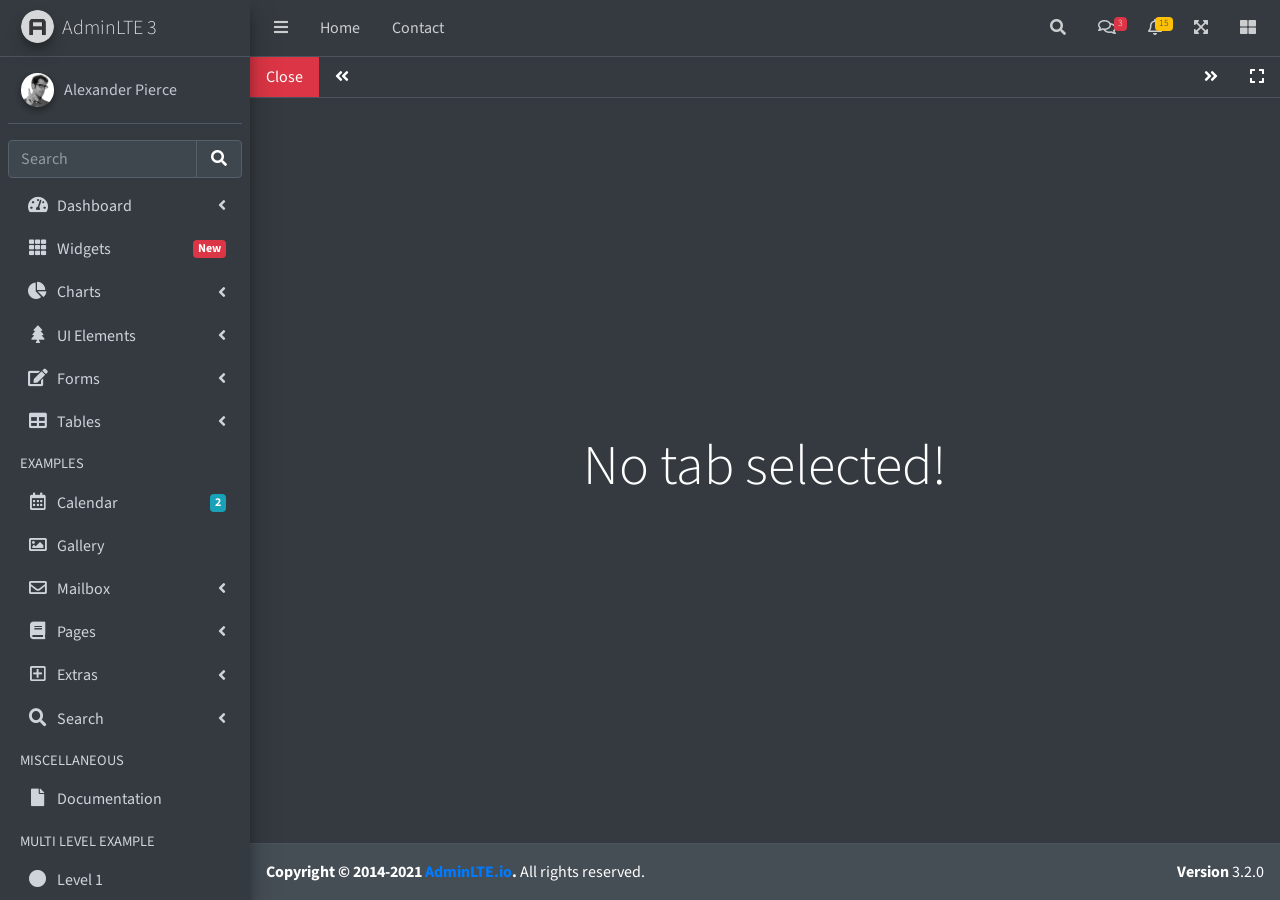
<file: LTE_Bootstrap/iframe-dark.html>
<!DOCTYPE html>
<html lang="en">
<head>
  <meta charset="utf-8">
  <meta name="viewport" content="width=device-width, initial-scale=1">
  <title>AdminLTE 3 | Tabbed IFrames</title>

  <!-- Google Font: Source Sans Pro -->
  <link rel="stylesheet" href="https://fonts.googleapis.com/css?family=Source+Sans+Pro:300,400,400i,700&display=fallback">
  <!-- Font Awesome -->
  <link rel="stylesheet" href="plugins/fontawesome-free/css/all.min.css">
  <!-- Theme style -->
  <link rel="stylesheet" href="dist/css/adminlte.min.css">
  <!-- overlayScrollbars -->
  <link rel="stylesheet" href="plugins/overlayScrollbars/css/OverlayScrollbars.min.css">
</head>
<body class="hold-transition sidebar-mini layout-fixed dark-mode" data-panel-auto-height-mode="height">
<div class="wrapper">

  <!-- Navbar -->
  <nav class="main-header navbar navbar-expand navbar-dark">
    <!-- Left navbar links -->
    <ul class="navbar-nav">
      <li class="nav-item">
        <a class="nav-link" data-widget="pushmenu" href="#" role="button"><i class="fas fa-bars"></i></a>
      </li>
      <li class="nav-item d-none d-sm-inline-block">
        <a href="index3.html" class="nav-link">Home</a>
      </li>
      <li class="nav-item d-none d-sm-inline-block">
        <a href="#" class="nav-link">Contact</a>
      </li>
    </ul>

    <!-- Right navbar links -->
    <ul class="navbar-nav ml-auto">
      <!-- Navbar Search -->
      <li class="nav-item">
        <a class="nav-link" data-widget="navbar-search" href="#" role="button">
          <i class="fas fa-search"></i>
        </a>
        <div class="navbar-search-block">
          <form class="form-inline">
            <div class="input-group input-group-sm">
              <input class="form-control form-control-navbar" type="search" placeholder="Search" aria-label="Search">
              <div class="input-group-append">
                <button class="btn btn-navbar" type="submit">
                  <i class="fas fa-search"></i>
                </button>
                <button class="btn btn-navbar" type="button" data-widget="navbar-search">
                  <i class="fas fa-times"></i>
                </button>
              </div>
            </div>
          </form>
        </div>
      </li>

      <!-- Messages Dropdown Menu -->
      <li class="nav-item dropdown">
        <a class="nav-link" data-toggle="dropdown" href="#">
          <i class="far fa-comments"></i>
          <span class="badge badge-danger navbar-badge">3</span>
        </a>
        <div class="dropdown-menu dropdown-menu-lg dropdown-menu-right">
          <a href="#" class="dropdown-item">
            <!-- Message Start -->
            <div class="media">
              <img src="dist/img/user1-128x128.jpg" alt="User Avatar" class="img-size-50 mr-3 img-circle">
              <div class="media-body">
                <h3 class="dropdown-item-title">
                  Brad Diesel
                  <span class="float-right text-sm text-danger"><i class="fas fa-star"></i></span>
                </h3>
                <p class="text-sm">Call me whenever you can...</p>
                <p class="text-sm text-muted"><i class="far fa-clock mr-1"></i> 4 Hours Ago</p>
              </div>
            </div>
            <!-- Message End -->
          </a>
          <div class="dropdown-divider"></div>
          <a href="#" class="dropdown-item">
            <!-- Message Start -->
            <div class="media">
              <img src="dist/img/user8-128x128.jpg" alt="User Avatar" class="img-size-50 img-circle mr-3">
              <div class="media-body">
                <h3 class="dropdown-item-title">
                  John Pierce
                  <span class="float-right text-sm text-muted"><i class="fas fa-star"></i></span>
                </h3>
                <p class="text-sm">I got your message bro</p>
                <p class="text-sm text-muted"><i class="far fa-clock mr-1"></i> 4 Hours Ago</p>
              </div>
            </div>
            <!-- Message End -->
          </a>
          <div class="dropdown-divider"></div>
          <a href="#" class="dropdown-item">
            <!-- Message Start -->
            <div class="media">
              <img src="dist/img/user3-128x128.jpg" alt="User Avatar" class="img-size-50 img-circle mr-3">
              <div class="media-body">
                <h3 class="dropdown-item-title">
                  Nora Silvester
                  <span class="float-right text-sm text-warning"><i class="fas fa-star"></i></span>
                </h3>
                <p class="text-sm">The subject goes here</p>
                <p class="text-sm text-muted"><i class="far fa-clock mr-1"></i> 4 Hours Ago</p>
              </div>
            </div>
            <!-- Message End -->
          </a>
          <div class="dropdown-divider"></div>
          <a href="#" class="dropdown-item dropdown-footer">See All Messages</a>
        </div>
      </li>
      <!-- Notifications Dropdown Menu -->
      <li class="nav-item dropdown">
        <a class="nav-link" data-toggle="dropdown" href="#">
          <i class="far fa-bell"></i>
          <span class="badge badge-warning navbar-badge">15</span>
        </a>
        <div class="dropdown-menu dropdown-menu-lg dropdown-menu-right">
          <span class="dropdown-item dropdown-header">15 Notifications</span>
          <div class="dropdown-divider"></div>
          <a href="#" class="dropdown-item">
            <i class="fas fa-envelope mr-2"></i> 4 new messages
            <span class="float-right text-muted text-sm">3 mins</span>
          </a>
          <div class="dropdown-divider"></div>
          <a href="#" class="dropdown-item">
            <i class="fas fa-users mr-2"></i> 8 friend requests
            <span class="float-right text-muted text-sm">12 hours</span>
          </a>
          <div class="dropdown-divider"></div>
          <a href="#" class="dropdown-item">
            <i class="fas fa-file mr-2"></i> 3 new reports
            <span class="float-right text-muted text-sm">2 days</span>
          </a>
          <div class="dropdown-divider"></div>
          <a href="#" class="dropdown-item dropdown-footer">See All Notifications</a>
        </div>
      </li>
      <li class="nav-item">
        <a class="nav-link" data-widget="fullscreen" href="#" role="button">
          <i class="fas fa-expand-arrows-alt"></i>
        </a>
      </li>
      <li class="nav-item">
        <a class="nav-link" data-widget="control-sidebar" data-slide="true" href="#" role="button">
          <i class="fas fa-th-large"></i>
        </a>
      </li>
    </ul>
  </nav>
  <!-- /.navbar -->

  <!-- Main Sidebar Container -->
  <aside class="main-sidebar sidebar-dark-primary elevation-4">
    <!-- Brand Logo -->
    <a href="index3.html" class="brand-link">
      <img src="dist/img/AdminLTELogo.png" alt="AdminLTE Logo" class="brand-image img-circle elevation-3" style="opacity: .8">
      <span class="brand-text font-weight-light">AdminLTE 3</span>
    </a>

    <!-- Sidebar -->
    <div class="sidebar">
      <!-- Sidebar user panel (optional) -->
      <div class="user-panel mt-3 pb-3 mb-3 d-flex">
        <div class="image">
          <img src="dist/img/user2-160x160.jpg" class="img-circle elevation-2" alt="User Image">
        </div>
        <div class="info">
          <a href="#" class="d-block">Alexander Pierce</a>
        </div>
      </div>

      <!-- SidebarSearch Form -->
      <div class="form-inline">
        <div class="input-group" data-widget="sidebar-search">
          <input class="form-control form-control-sidebar" type="search" placeholder="Search" aria-label="Search">
          <div class="input-group-append">
            <button class="btn btn-sidebar">
              <i class="fas fa-search fa-fw"></i>
            </button>
          </div>
        </div>
      </div>

      <!-- Sidebar Menu -->
      <nav class="mt-2">
        <ul class="nav nav-pills nav-sidebar flex-column" data-widget="treeview" role="menu" data-accordion="false">
          <!-- Add icons to the links using the .nav-icon class
               with font-awesome or any other icon font library -->
          <li class="nav-item">
            <a href="#" class="nav-link">
              <i class="nav-icon fas fa-tachometer-alt"></i>
              <p>
                Dashboard
                <i class="right fas fa-angle-left"></i>
              </p>
            </a>
            <ul class="nav nav-treeview">
              <li class="nav-item">
                <a href="./index.html" class="nav-link">
                  <i class="far fa-circle nav-icon"></i>
                  <p>Dashboard v1</p>
                </a>
              </li>
              <li class="nav-item">
                <a href="./index2.html" class="nav-link">
                  <i class="far fa-circle nav-icon"></i>
                  <p>Dashboard v2</p>
                </a>
              </li>
              <li class="nav-item">
                <a href="./index3.html" class="nav-link">
                  <i class="far fa-circle nav-icon"></i>
                  <p>Dashboard v3</p>
                </a>
              </li>
            </ul>
          </li>
          <li class="nav-item">
            <a href="pages/widgets.html" class="nav-link">
              <i class="nav-icon fas fa-th"></i>
              <p>
                Widgets
                <span class="right badge badge-danger">New</span>
              </p>
            </a>
          </li>
          <li class="nav-item">
            <a href="#" class="nav-link">
              <i class="nav-icon fas fa-chart-pie"></i>
              <p>
                Charts
                <i class="right fas fa-angle-left"></i>
              </p>
            </a>
            <ul class="nav nav-treeview">
              <li class="nav-item">
                <a href="pages/charts/chartjs.html" class="nav-link">
                  <i class="far fa-circle nav-icon"></i>
                  <p>ChartJS</p>
                </a>
              </li>
              <li class="nav-item">
                <a href="pages/charts/flot.html" class="nav-link">
                  <i class="far fa-circle nav-icon"></i>
                  <p>Flot</p>
                </a>
              </li>
              <li class="nav-item">
                <a href="pages/charts/inline.html" class="nav-link">
                  <i class="far fa-circle nav-icon"></i>
                  <p>Inline</p>
                </a>
              </li>
            </ul>
          </li>
          <li class="nav-item">
            <a href="#" class="nav-link">
              <i class="nav-icon fas fa-tree"></i>
              <p>
                UI Elements
                <i class="fas fa-angle-left right"></i>
              </p>
            </a>
            <ul class="nav nav-treeview">
              <li class="nav-item">
                <a href="pages/UI/general.html" class="nav-link">
                  <i class="far fa-circle nav-icon"></i>
                  <p>General</p>
                </a>
              </li>
              <li class="nav-item">
                <a href="pages/UI/icons.html" class="nav-link">
                  <i class="far fa-circle nav-icon"></i>
                  <p>Icons</p>
                </a>
              </li>
              <li class="nav-item">
                <a href="pages/UI/buttons.html" class="nav-link">
                  <i class="far fa-circle nav-icon"></i>
                  <p>Buttons</p>
                </a>
              </li>
              <li class="nav-item">
                <a href="pages/UI/sliders.html" class="nav-link">
                  <i class="far fa-circle nav-icon"></i>
                  <p>Sliders</p>
                </a>
              </li>
              <li class="nav-item">
                <a href="pages/UI/modals.html" class="nav-link">
                  <i class="far fa-circle nav-icon"></i>
                  <p>Modals & Alerts</p>
                </a>
              </li>
              <li class="nav-item">
                <a href="pages/UI/navbar.html" class="nav-link">
                  <i class="far fa-circle nav-icon"></i>
                  <p>Navbar & Tabs</p>
                </a>
              </li>
              <li class="nav-item">
                <a href="pages/UI/timeline.html" class="nav-link">
                  <i class="far fa-circle nav-icon"></i>
                  <p>Timeline</p>
                </a>
              </li>
              <li class="nav-item">
                <a href="pages/UI/ribbons.html" class="nav-link">
                  <i class="far fa-circle nav-icon"></i>
                  <p>Ribbons</p>
                </a>
              </li>
            </ul>
          </li>
          <li class="nav-item">
            <a href="#" class="nav-link">
              <i class="nav-icon fas fa-edit"></i>
              <p>
                Forms
                <i class="fas fa-angle-left right"></i>
              </p>
            </a>
            <ul class="nav nav-treeview">
              <li class="nav-item">
                <a href="pages/forms/general.html" class="nav-link">
                  <i class="far fa-circle nav-icon"></i>
                  <p>General Elements</p>
                </a>
              </li>
              <li class="nav-item">
                <a href="pages/forms/advanced.html" class="nav-link">
                  <i class="far fa-circle nav-icon"></i>
                  <p>Advanced Elements</p>
                </a>
              </li>
              <li class="nav-item">
                <a href="pages/forms/editors.html" class="nav-link">
                  <i class="far fa-circle nav-icon"></i>
                  <p>Editors</p>
                </a>
              </li>
              <li class="nav-item">
                <a href="pages/forms/validation.html" class="nav-link">
                  <i class="far fa-circle nav-icon"></i>
                  <p>Validation</p>
                </a>
              </li>
            </ul>
          </li>
          <li class="nav-item">
            <a href="#" class="nav-link">
              <i class="nav-icon fas fa-table"></i>
              <p>
                Tables
                <i class="fas fa-angle-left right"></i>
              </p>
            </a>
            <ul class="nav nav-treeview">
              <li class="nav-item">
                <a href="pages/tables/simple.html" class="nav-link">
                  <i class="far fa-circle nav-icon"></i>
                  <p>Simple Tables</p>
                </a>
              </li>
              <li class="nav-item">
                <a href="pages/tables/data.html" class="nav-link">
                  <i class="far fa-circle nav-icon"></i>
                  <p>DataTables</p>
                </a>
              </li>
              <li class="nav-item">
                <a href="pages/tables/jsgrid.html" class="nav-link">
                  <i class="far fa-circle nav-icon"></i>
                  <p>jsGrid</p>
                </a>
              </li>
            </ul>
          </li>
          <li class="nav-header">EXAMPLES</li>
          <li class="nav-item">
            <a href="pages/calendar.html" class="nav-link">
              <i class="nav-icon far fa-calendar-alt"></i>
              <p>
                Calendar
                <span class="badge badge-info right">2</span>
              </p>
            </a>
          </li>
          <li class="nav-item">
            <a href="pages/gallery.html" class="nav-link">
              <i class="nav-icon far fa-image"></i>
              <p>
                Gallery
              </p>
            </a>
          </li>
          <li class="nav-item">
            <a href="#" class="nav-link">
              <i class="nav-icon far fa-envelope"></i>
              <p>
                Mailbox
                <i class="fas fa-angle-left right"></i>
              </p>
            </a>
            <ul class="nav nav-treeview">
              <li class="nav-item">
                <a href="pages/mailbox/mailbox.html" class="nav-link">
                  <i class="far fa-circle nav-icon"></i>
                  <p>Inbox</p>
                </a>
              </li>
              <li class="nav-item">
                <a href="pages/mailbox/compose.html" class="nav-link">
                  <i class="far fa-circle nav-icon"></i>
                  <p>Compose</p>
                </a>
              </li>
              <li class="nav-item">
                <a href="pages/mailbox/read-mail.html" class="nav-link">
                  <i class="far fa-circle nav-icon"></i>
                  <p>Read</p>
                </a>
              </li>
            </ul>
          </li>
          <li class="nav-item">
            <a href="#" class="nav-link">
              <i class="nav-icon fas fa-book"></i>
              <p>
                Pages
                <i class="fas fa-angle-left right"></i>
              </p>
            </a>
            <ul class="nav nav-treeview">
              <li class="nav-item">
                <a href="pages/examples/invoice.html" class="nav-link">
                  <i class="far fa-circle nav-icon"></i>
                  <p>Invoice</p>
                </a>
              </li>
              <li class="nav-item">
                <a href="pages/examples/profile.html" class="nav-link">
                  <i class="far fa-circle nav-icon"></i>
                  <p>Profile</p>
                </a>
              </li>
              <li class="nav-item">
                <a href="pages/examples/e-commerce.html" class="nav-link">
                  <i class="far fa-circle nav-icon"></i>
                  <p>E-commerce</p>
                </a>
              </li>
              <li class="nav-item">
                <a href="pages/examples/projects.html" class="nav-link">
                  <i class="far fa-circle nav-icon"></i>
                  <p>Projects</p>
                </a>
              </li>
              <li class="nav-item">
                <a href="pages/examples/project-add.html" class="nav-link">
                  <i class="far fa-circle nav-icon"></i>
                  <p>Project Add</p>
                </a>
              </li>
              <li class="nav-item">
                <a href="pages/examples/project-edit.html" class="nav-link">
                  <i class="far fa-circle nav-icon"></i>
                  <p>Project Edit</p>
                </a>
              </li>
              <li class="nav-item">
                <a href="pages/examples/project-detail.html" class="nav-link">
                  <i class="far fa-circle nav-icon"></i>
                  <p>Project Detail</p>
                </a>
              </li>
              <li class="nav-item">
                <a href="pages/examples/contacts.html" class="nav-link">
                  <i class="far fa-circle nav-icon"></i>
                  <p>Contacts</p>
                </a>
              </li>
              <li class="nav-item">
                <a href="pages/examples/faq.html" class="nav-link">
                  <i class="far fa-circle nav-icon"></i>
                  <p>FAQ</p>
                </a>
              </li>
              <li class="nav-item">
                <a href="pages/examples/contact-us.html" class="nav-link">
                  <i class="far fa-circle nav-icon"></i>
                  <p>Contact us</p>
                </a>
              </li>
            </ul>
          </li>
          <li class="nav-item">
            <a href="#" class="nav-link">
              <i class="nav-icon far fa-plus-square"></i>
              <p>
                Extras
                <i class="fas fa-angle-left right"></i>
              </p>
            </a>
            <ul class="nav nav-treeview">
              <li class="nav-item">
                <a href="#" class="nav-link">
                  <i class="far fa-circle nav-icon"></i>
                  <p>
                    Login & Register v1
                    <i class="fas fa-angle-left right"></i>
                  </p>
                </a>
                <ul class="nav nav-treeview">
                  <li class="nav-item">
                    <a href="pages/examples/login.html" class="nav-link">
                      <i class="far fa-circle nav-icon"></i>
                      <p>Login v1</p>
                    </a>
                  </li>
                  <li class="nav-item">
                    <a href="pages/examples/register.html" class="nav-link">
                      <i class="far fa-circle nav-icon"></i>
                      <p>Register v1</p>
                    </a>
                  </li>
                  <li class="nav-item">
                    <a href="pages/examples/forgot-password.html" class="nav-link">
                      <i class="far fa-circle nav-icon"></i>
                      <p>Forgot Password v1</p>
                    </a>
                  </li>
                  <li class="nav-item">
                    <a href="pages/examples/recover-password.html" class="nav-link">
                      <i class="far fa-circle nav-icon"></i>
                      <p>Recover Password v1</p>
                    </a>
                  </li>
                </ul>
              </li>
              <li class="nav-item">
                <a href="#" class="nav-link">
                  <i class="far fa-circle nav-icon"></i>
                  <p>
                    Login & Register v2
                    <i class="fas fa-angle-left right"></i>
                  </p>
                </a>
                <ul class="nav nav-treeview">
                  <li class="nav-item">
                    <a href="pages/examples/login-v2.html" class="nav-link">
                      <i class="far fa-circle nav-icon"></i>
                      <p>Login v2</p>
                    </a>
                  </li>
                  <li class="nav-item">
                    <a href="pages/examples/register-v2.html" class="nav-link">
                      <i class="far fa-circle nav-icon"></i>
                      <p>Register v2</p>
                    </a>
                  </li>
                  <li class="nav-item">
                    <a href="pages/examples/forgot-password-v2.html" class="nav-link">
                      <i class="far fa-circle nav-icon"></i>
                      <p>Forgot Password v2</p>
                    </a>
                  </li>
                  <li class="nav-item">
                    <a href="pages/examples/recover-password-v2.html" class="nav-link">
                      <i class="far fa-circle nav-icon"></i>
                      <p>Recover Password v2</p>
                    </a>
                  </li>
                </ul>
              </li>
              <li class="nav-item">
                <a href="pages/examples/lockscreen.html" class="nav-link">
                  <i class="far fa-circle nav-icon"></i>
                  <p>Lockscreen</p>
                </a>
              </li>
              <li class="nav-item">
                <a href="pages/examples/legacy-user-menu.html" class="nav-link">
                  <i class="far fa-circle nav-icon"></i>
                  <p>Legacy User Menu</p>
                </a>
              </li>
              <li class="nav-item">
                <a href="pages/examples/language-menu.html" class="nav-link">
                  <i class="far fa-circle nav-icon"></i>
                  <p>Language Menu</p>
                </a>
              </li>
              <li class="nav-item">
                <a href="pages/examples/404.html" class="nav-link">
                  <i class="far fa-circle nav-icon"></i>
                  <p>Error 404</p>
                </a>
              </li>
              <li class="nav-item">
                <a href="pages/examples/500.html" class="nav-link">
                  <i class="far fa-circle nav-icon"></i>
                  <p>Error 500</p>
                </a>
              </li>
              <li class="nav-item">
                <a href="pages/examples/pace.html" class="nav-link">
                  <i class="far fa-circle nav-icon"></i>
                  <p>Pace</p>
                </a>
              </li>
              <li class="nav-item">
                <a href="pages/examples/blank.html" class="nav-link">
                  <i class="far fa-circle nav-icon"></i>
                  <p>Blank Page</p>
                </a>
              </li>
              <li class="nav-item">
                <a href="starter.html" class="nav-link">
                  <i class="far fa-circle nav-icon"></i>
                  <p>Starter Page</p>
                </a>
              </li>
            </ul>
          </li>
          <li class="nav-item">
            <a href="#" class="nav-link">
              <i class="nav-icon fas fa-search"></i>
              <p>
                Search
                <i class="fas fa-angle-left right"></i>
              </p>
            </a>
            <ul class="nav nav-treeview">
              <li class="nav-item">
                <a href="pages/search/simple.html" class="nav-link">
                  <i class="far fa-circle nav-icon"></i>
                  <p>Simple Search</p>
                </a>
              </li>
              <li class="nav-item">
                <a href="pages/search/enhanced.html" class="nav-link">
                  <i class="far fa-circle nav-icon"></i>
                  <p>Enhanced</p>
                </a>
              </li>
            </ul>
          </li>
          <li class="nav-header">MISCELLANEOUS</li>
          <li class="nav-item">
            <a href="https://adminlte.io/docs/3.1/" class="nav-link">
              <i class="nav-icon fas fa-file"></i>
              <p>Documentation</p>
            </a>
          </li>
          <li class="nav-header">MULTI LEVEL EXAMPLE</li>
          <li class="nav-item">
            <a href="#" class="nav-link">
              <i class="fas fa-circle nav-icon"></i>
              <p>Level 1</p>
            </a>
          </li>
          <li class="nav-item">
            <a href="#" class="nav-link">
              <i class="nav-icon fas fa-circle"></i>
              <p>
                Level 1
                <i class="right fas fa-angle-left"></i>
              </p>
            </a>
            <ul class="nav nav-treeview">
              <li class="nav-item">
                <a href="#" class="nav-link">
                  <i class="far fa-circle nav-icon"></i>
                  <p>Level 2</p>
                </a>
              </li>
              <li class="nav-item">
                <a href="#" class="nav-link">
                  <i class="far fa-circle nav-icon"></i>
                  <p>
                    Level 2
                    <i class="right fas fa-angle-left"></i>
                  </p>
                </a>
                <ul class="nav nav-treeview">
                  <li class="nav-item">
                    <a href="#" class="nav-link">
                      <i class="far fa-dot-circle nav-icon"></i>
                      <p>Level 3</p>
                    </a>
                  </li>
                  <li class="nav-item">
                    <a href="#" class="nav-link">
                      <i class="far fa-dot-circle nav-icon"></i>
                      <p>Level 3</p>
                    </a>
                  </li>
                  <li class="nav-item">
                    <a href="#" class="nav-link">
                      <i class="far fa-dot-circle nav-icon"></i>
                      <p>Level 3</p>
                    </a>
                  </li>
                </ul>
              </li>
              <li class="nav-item">
                <a href="#" class="nav-link">
                  <i class="far fa-circle nav-icon"></i>
                  <p>Level 2</p>
                </a>
              </li>
            </ul>
          </li>
          <li class="nav-item">
            <a href="#" class="nav-link">
              <i class="fas fa-circle nav-icon"></i>
              <p>Level 1</p>
            </a>
          </li>
          <li class="nav-header">LABELS</li>
          <li class="nav-item">
            <a href="#" class="nav-link">
              <i class="nav-icon far fa-circle text-danger"></i>
              <p class="text">Important</p>
            </a>
          </li>
          <li class="nav-item">
            <a href="#" class="nav-link">
              <i class="nav-icon far fa-circle text-warning"></i>
              <p>Warning</p>
            </a>
          </li>
          <li class="nav-item">
            <a href="#" class="nav-link">
              <i class="nav-icon far fa-circle text-info"></i>
              <p>Informational</p>
            </a>
          </li>
        </ul>
      </nav>
      <!-- /.sidebar-menu -->
    </div>
    <!-- /.sidebar -->
  </aside>

  <!-- Content Wrapper. Contains page content -->
  <div class="content-wrapper iframe-mode bg-dark" data-widget="iframe" data-auto-dark-mode="true" data-loading-screen="750">
    <div class="nav navbar navbar-expand-lg navbar-dark border-bottom border-dark p-0">
      <a class="nav-link bg-danger" href="#" data-widget="iframe-close">Close</a>
      <a class="nav-link bg-dark" href="#" data-widget="iframe-scrollleft"><i class="fas fa-angle-double-left"></i></a>
      <ul class="navbar-nav" role="tablist">
      </ul>
      <a class="nav-link bg-dark" href="#" data-widget="iframe-scrollright"><i class="fas fa-angle-double-right"></i></a>
      <a class="nav-link bg-dark" href="#" data-widget="iframe-fullscreen"><i class="fas fa-expand"></i></a>
    </div>
    <div class="tab-content">
      <div class="tab-empty">
        <h2 class="display-4">No tab selected!</h2>
      </div>
      <div class="tab-loading">
        <div>
          <h2 class="display-4">Tab is loading <i class="fa fa-sync fa-spin"></i></h2>
        </div>
      </div>
    </div>
  </div>
    <!-- /.content-wrapper -->
  <footer class="main-footer dark-mode">
    <strong>Copyright &copy; 2014-2021 <a href="https://adminlte.io">AdminLTE.io</a>.</strong>
    All rights reserved.
    <div class="float-right d-none d-sm-inline-block">
      <b>Version</b> 3.2.0
    </div>
  </footer>

  <!-- Control Sidebar -->
  <aside class="control-sidebar control-sidebar-dark">
    <!-- Control sidebar content goes here -->
  </aside>
  <!-- /.control-sidebar -->
</div>
<!-- ./wrapper -->

<!-- jQuery -->
<script src="plugins/jquery/jquery.min.js"></script>
<!-- jQuery UI 1.11.4 -->
<script src="plugins/jquery-ui/jquery-ui.min.js"></script>
<!-- Resolve conflict in jQuery UI tooltip with Bootstrap tooltip -->
<script>
  $.widget.bridge('uibutton', $.ui.button)
</script>
<!-- Bootstrap 4 -->
<script src="plugins/bootstrap/js/bootstrap.bundle.min.js"></script>
<!-- overlayScrollbars -->
<script src="plugins/overlayScrollbars/js/jquery.overlayScrollbars.min.js"></script>
<!-- AdminLTE App -->
<script src="dist/js/adminlte.js"></script>
<!-- AdminLTE for demo purposes -->
<script src="dist/js/demo.js"></script>
</body>
</html>
</file>
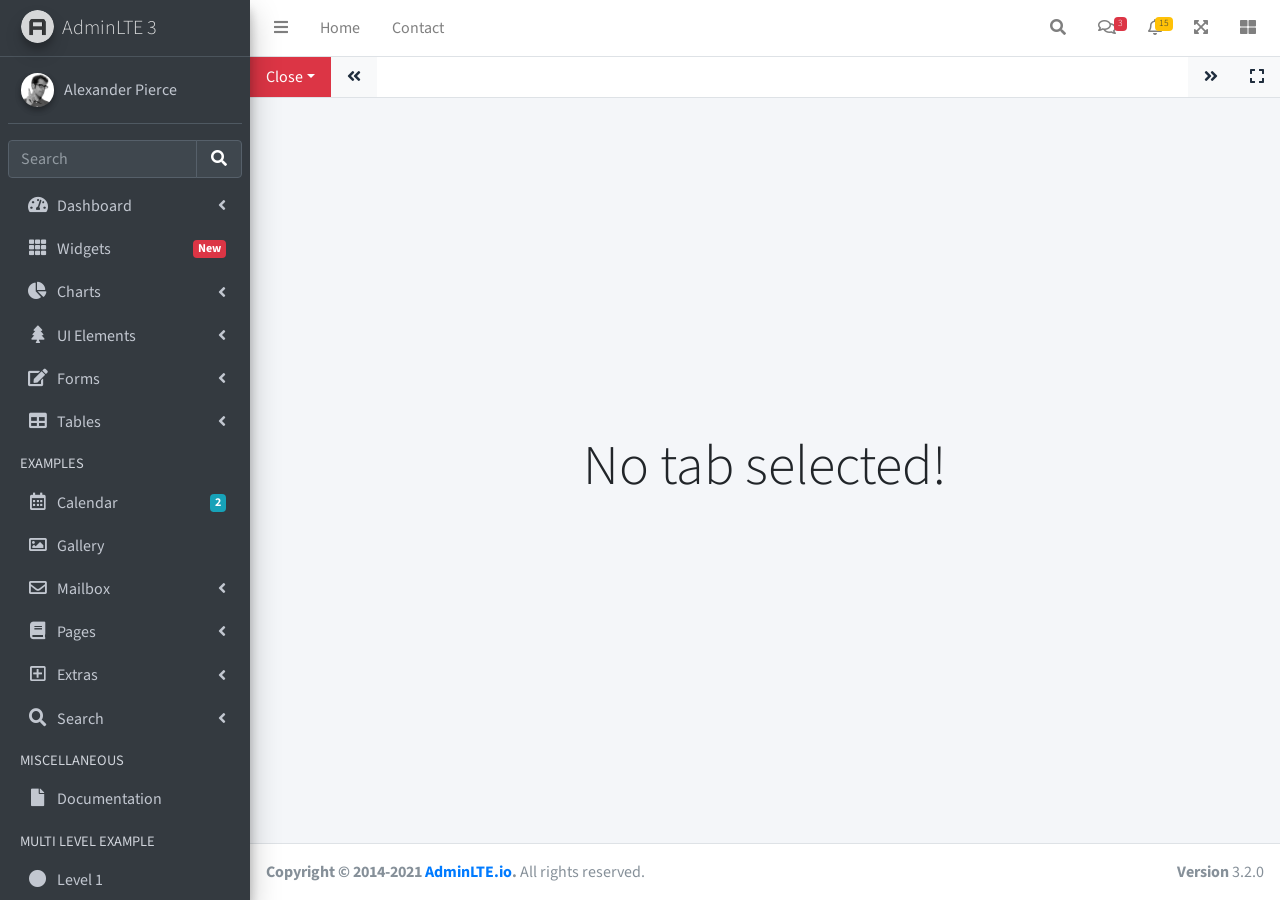
<file: LTE_Bootstrap/iframe.html>
<!DOCTYPE html>
<html lang="en">
<head>
  <meta charset="utf-8">
  <meta name="viewport" content="width=device-width, initial-scale=1">
  <title>AdminLTE 3 | Tabbed IFrames</title>

  <!-- Google Font: Source Sans Pro -->
  <link rel="stylesheet" href="https://fonts.googleapis.com/css?family=Source+Sans+Pro:300,400,400i,700&display=fallback">
  <!-- Font Awesome -->
  <link rel="stylesheet" href="plugins/fontawesome-free/css/all.min.css">
  <!-- Theme style -->
  <link rel="stylesheet" href="dist/css/adminlte.min.css">
  <!-- overlayScrollbars -->
  <link rel="stylesheet" href="plugins/overlayScrollbars/css/OverlayScrollbars.min.css">
</head>
<body class="hold-transition sidebar-mini layout-fixed" data-panel-auto-height-mode="height">
<div class="wrapper">

  <!-- Navbar -->
  <nav class="main-header navbar navbar-expand navbar-white navbar-light">
    <!-- Left navbar links -->
    <ul class="navbar-nav">
      <li class="nav-item">
        <a class="nav-link" data-widget="pushmenu" href="#" role="button"><i class="fas fa-bars"></i></a>
      </li>
      <li class="nav-item d-none d-sm-inline-block">
        <a href="index3.html" class="nav-link">Home</a>
      </li>
      <li class="nav-item d-none d-sm-inline-block">
        <a href="#" class="nav-link">Contact</a>
      </li>
    </ul>

    <!-- Right navbar links -->
    <ul class="navbar-nav ml-auto">
      <!-- Navbar Search -->
      <li class="nav-item">
        <a class="nav-link" data-widget="navbar-search" href="#" role="button">
          <i class="fas fa-search"></i>
        </a>
        <div class="navbar-search-block">
          <form class="form-inline">
            <div class="input-group input-group-sm">
              <input class="form-control form-control-navbar" type="search" placeholder="Search" aria-label="Search">
              <div class="input-group-append">
                <button class="btn btn-navbar" type="submit">
                  <i class="fas fa-search"></i>
                </button>
                <button class="btn btn-navbar" type="button" data-widget="navbar-search">
                  <i class="fas fa-times"></i>
                </button>
              </div>
            </div>
          </form>
        </div>
      </li>

      <!-- Messages Dropdown Menu -->
      <li class="nav-item dropdown">
        <a class="nav-link" data-toggle="dropdown" href="#">
          <i class="far fa-comments"></i>
          <span class="badge badge-danger navbar-badge">3</span>
        </a>
        <div class="dropdown-menu dropdown-menu-lg dropdown-menu-right">
          <a href="#" class="dropdown-item">
            <!-- Message Start -->
            <div class="media">
              <img src="dist/img/user1-128x128.jpg" alt="User Avatar" class="img-size-50 mr-3 img-circle">
              <div class="media-body">
                <h3 class="dropdown-item-title">
                  Brad Diesel
                  <span class="float-right text-sm text-danger"><i class="fas fa-star"></i></span>
                </h3>
                <p class="text-sm">Call me whenever you can...</p>
                <p class="text-sm text-muted"><i class="far fa-clock mr-1"></i> 4 Hours Ago</p>
              </div>
            </div>
            <!-- Message End -->
          </a>
          <div class="dropdown-divider"></div>
          <a href="#" class="dropdown-item">
            <!-- Message Start -->
            <div class="media">
              <img src="dist/img/user8-128x128.jpg" alt="User Avatar" class="img-size-50 img-circle mr-3">
              <div class="media-body">
                <h3 class="dropdown-item-title">
                  John Pierce
                  <span class="float-right text-sm text-muted"><i class="fas fa-star"></i></span>
                </h3>
                <p class="text-sm">I got your message bro</p>
                <p class="text-sm text-muted"><i class="far fa-clock mr-1"></i> 4 Hours Ago</p>
              </div>
            </div>
            <!-- Message End -->
          </a>
          <div class="dropdown-divider"></div>
          <a href="#" class="dropdown-item">
            <!-- Message Start -->
            <div class="media">
              <img src="dist/img/user3-128x128.jpg" alt="User Avatar" class="img-size-50 img-circle mr-3">
              <div class="media-body">
                <h3 class="dropdown-item-title">
                  Nora Silvester
                  <span class="float-right text-sm text-warning"><i class="fas fa-star"></i></span>
                </h3>
                <p class="text-sm">The subject goes here</p>
                <p class="text-sm text-muted"><i class="far fa-clock mr-1"></i> 4 Hours Ago</p>
              </div>
            </div>
            <!-- Message End -->
          </a>
          <div class="dropdown-divider"></div>
          <a href="#" class="dropdown-item dropdown-footer">See All Messages</a>
        </div>
      </li>
      <!-- Notifications Dropdown Menu -->
      <li class="nav-item dropdown">
        <a class="nav-link" data-toggle="dropdown" href="#">
          <i class="far fa-bell"></i>
          <span class="badge badge-warning navbar-badge">15</span>
        </a>
        <div class="dropdown-menu dropdown-menu-lg dropdown-menu-right">
          <span class="dropdown-item dropdown-header">15 Notifications</span>
          <div class="dropdown-divider"></div>
          <a href="#" class="dropdown-item">
            <i class="fas fa-envelope mr-2"></i> 4 new messages
            <span class="float-right text-muted text-sm">3 mins</span>
          </a>
          <div class="dropdown-divider"></div>
          <a href="#" class="dropdown-item">
            <i class="fas fa-users mr-2"></i> 8 friend requests
            <span class="float-right text-muted text-sm">12 hours</span>
          </a>
          <div class="dropdown-divider"></div>
          <a href="#" class="dropdown-item">
            <i class="fas fa-file mr-2"></i> 3 new reports
            <span class="float-right text-muted text-sm">2 days</span>
          </a>
          <div class="dropdown-divider"></div>
          <a href="#" class="dropdown-item dropdown-footer">See All Notifications</a>
        </div>
      </li>
      <li class="nav-item">
        <a class="nav-link" data-widget="fullscreen" href="#" role="button">
          <i class="fas fa-expand-arrows-alt"></i>
        </a>
      </li>
      <li class="nav-item">
        <a class="nav-link" data-widget="control-sidebar" data-slide="true" href="#" role="button">
          <i class="fas fa-th-large"></i>
        </a>
      </li>
    </ul>
  </nav>
  <!-- /.navbar -->

  <!-- Main Sidebar Container -->
  <aside class="main-sidebar sidebar-dark-primary elevation-4">
    <!-- Brand Logo -->
    <a href="index3.html" class="brand-link">
      <img src="dist/img/AdminLTELogo.png" alt="AdminLTE Logo" class="brand-image img-circle elevation-3" style="opacity: .8">
      <span class="brand-text font-weight-light">AdminLTE 3</span>
    </a>

    <!-- Sidebar -->
    <div class="sidebar">
      <!-- Sidebar user panel (optional) -->
      <div class="user-panel mt-3 pb-3 mb-3 d-flex">
        <div class="image">
          <img src="dist/img/user2-160x160.jpg" class="img-circle elevation-2" alt="User Image">
        </div>
        <div class="info">
          <a href="#" class="d-block">Alexander Pierce</a>
        </div>
      </div>

      <!-- SidebarSearch Form -->
      <div class="form-inline">
        <div class="input-group" data-widget="sidebar-search">
          <input class="form-control form-control-sidebar" type="search" placeholder="Search" aria-label="Search">
          <div class="input-group-append">
            <button class="btn btn-sidebar">
              <i class="fas fa-search fa-fw"></i>
            </button>
          </div>
        </div>
      </div>

      <!-- Sidebar Menu -->
      <nav class="mt-2">
        <ul class="nav nav-pills nav-sidebar flex-column" data-widget="treeview" role="menu" data-accordion="false">
          <!-- Add icons to the links using the .nav-icon class
               with font-awesome or any other icon font library -->
          <li class="nav-item">
            <a href="#" class="nav-link">
              <i class="nav-icon fas fa-tachometer-alt"></i>
              <p>
                Dashboard
                <i class="right fas fa-angle-left"></i>
              </p>
            </a>
            <ul class="nav nav-treeview">
              <li class="nav-item">
                <a href="./index.html" class="nav-link">
                  <i class="far fa-circle nav-icon"></i>
                  <p>Dashboard v1</p>
                </a>
              </li>
              <li class="nav-item">
                <a href="./index2.html" class="nav-link">
                  <i class="far fa-circle nav-icon"></i>
                  <p>Dashboard v2</p>
                </a>
              </li>
              <li class="nav-item">
                <a href="./index3.html" class="nav-link">
                  <i class="far fa-circle nav-icon"></i>
                  <p>Dashboard v3</p>
                </a>
              </li>
            </ul>
          </li>
          <li class="nav-item">
            <a href="pages/widgets.html" class="nav-link">
              <i class="nav-icon fas fa-th"></i>
              <p>
                Widgets
                <span class="right badge badge-danger">New</span>
              </p>
            </a>
          </li>
          <li class="nav-item">
            <a href="#" class="nav-link">
              <i class="nav-icon fas fa-chart-pie"></i>
              <p>
                Charts
                <i class="right fas fa-angle-left"></i>
              </p>
            </a>
            <ul class="nav nav-treeview">
              <li class="nav-item">
                <a href="pages/charts/chartjs.html" class="nav-link">
                  <i class="far fa-circle nav-icon"></i>
                  <p>ChartJS</p>
                </a>
              </li>
              <li class="nav-item">
                <a href="pages/charts/flot.html" class="nav-link">
                  <i class="far fa-circle nav-icon"></i>
                  <p>Flot</p>
                </a>
              </li>
              <li class="nav-item">
                <a href="pages/charts/inline.html" class="nav-link">
                  <i class="far fa-circle nav-icon"></i>
                  <p>Inline</p>
                </a>
              </li>
            </ul>
          </li>
          <li class="nav-item">
            <a href="#" class="nav-link">
              <i class="nav-icon fas fa-tree"></i>
              <p>
                UI Elements
                <i class="fas fa-angle-left right"></i>
              </p>
            </a>
            <ul class="nav nav-treeview">
              <li class="nav-item">
                <a href="pages/UI/general.html" class="nav-link">
                  <i class="far fa-circle nav-icon"></i>
                  <p>General</p>
                </a>
              </li>
              <li class="nav-item">
                <a href="pages/UI/icons.html" class="nav-link">
                  <i class="far fa-circle nav-icon"></i>
                  <p>Icons</p>
                </a>
              </li>
              <li class="nav-item">
                <a href="pages/UI/buttons.html" class="nav-link">
                  <i class="far fa-circle nav-icon"></i>
                  <p>Buttons</p>
                </a>
              </li>
              <li class="nav-item">
                <a href="pages/UI/sliders.html" class="nav-link">
                  <i class="far fa-circle nav-icon"></i>
                  <p>Sliders</p>
                </a>
              </li>
              <li class="nav-item">
                <a href="pages/UI/modals.html" class="nav-link">
                  <i class="far fa-circle nav-icon"></i>
                  <p>Modals & Alerts</p>
                </a>
              </li>
              <li class="nav-item">
                <a href="pages/UI/navbar.html" class="nav-link">
                  <i class="far fa-circle nav-icon"></i>
                  <p>Navbar & Tabs</p>
                </a>
              </li>
              <li class="nav-item">
                <a href="pages/UI/timeline.html" class="nav-link">
                  <i class="far fa-circle nav-icon"></i>
                  <p>Timeline</p>
                </a>
              </li>
              <li class="nav-item">
                <a href="pages/UI/ribbons.html" class="nav-link">
                  <i class="far fa-circle nav-icon"></i>
                  <p>Ribbons</p>
                </a>
              </li>
            </ul>
          </li>
          <li class="nav-item">
            <a href="#" class="nav-link">
              <i class="nav-icon fas fa-edit"></i>
              <p>
                Forms
                <i class="fas fa-angle-left right"></i>
              </p>
            </a>
            <ul class="nav nav-treeview">
              <li class="nav-item">
                <a href="pages/forms/general.html" class="nav-link">
                  <i class="far fa-circle nav-icon"></i>
                  <p>General Elements</p>
                </a>
              </li>
              <li class="nav-item">
                <a href="pages/forms/advanced.html" class="nav-link">
                  <i class="far fa-circle nav-icon"></i>
                  <p>Advanced Elements</p>
                </a>
              </li>
              <li class="nav-item">
                <a href="pages/forms/editors.html" class="nav-link">
                  <i class="far fa-circle nav-icon"></i>
                  <p>Editors</p>
                </a>
              </li>
              <li class="nav-item">
                <a href="pages/forms/validation.html" class="nav-link">
                  <i class="far fa-circle nav-icon"></i>
                  <p>Validation</p>
                </a>
              </li>
            </ul>
          </li>
          <li class="nav-item">
            <a href="#" class="nav-link">
              <i class="nav-icon fas fa-table"></i>
              <p>
                Tables
                <i class="fas fa-angle-left right"></i>
              </p>
            </a>
            <ul class="nav nav-treeview">
              <li class="nav-item">
                <a href="pages/tables/simple.html" class="nav-link">
                  <i class="far fa-circle nav-icon"></i>
                  <p>Simple Tables</p>
                </a>
              </li>
              <li class="nav-item">
                <a href="pages/tables/data.html" class="nav-link">
                  <i class="far fa-circle nav-icon"></i>
                  <p>DataTables</p>
                </a>
              </li>
              <li class="nav-item">
                <a href="pages/tables/jsgrid.html" class="nav-link">
                  <i class="far fa-circle nav-icon"></i>
                  <p>jsGrid</p>
                </a>
              </li>
            </ul>
          </li>
          <li class="nav-header">EXAMPLES</li>
          <li class="nav-item">
            <a href="pages/calendar.html" class="nav-link">
              <i class="nav-icon far fa-calendar-alt"></i>
              <p>
                Calendar
                <span class="badge badge-info right">2</span>
              </p>
            </a>
          </li>
          <li class="nav-item">
            <a href="pages/gallery.html" class="nav-link">
              <i class="nav-icon far fa-image"></i>
              <p>
                Gallery
              </p>
            </a>
          </li>
          <li class="nav-item">
            <a href="#" class="nav-link">
              <i class="nav-icon far fa-envelope"></i>
              <p>
                Mailbox
                <i class="fas fa-angle-left right"></i>
              </p>
            </a>
            <ul class="nav nav-treeview">
              <li class="nav-item">
                <a href="pages/mailbox/mailbox.html" class="nav-link">
                  <i class="far fa-circle nav-icon"></i>
                  <p>Inbox</p>
                </a>
              </li>
              <li class="nav-item">
                <a href="pages/mailbox/compose.html" class="nav-link">
                  <i class="far fa-circle nav-icon"></i>
                  <p>Compose</p>
                </a>
              </li>
              <li class="nav-item">
                <a href="pages/mailbox/read-mail.html" class="nav-link">
                  <i class="far fa-circle nav-icon"></i>
                  <p>Read</p>
                </a>
              </li>
            </ul>
          </li>
          <li class="nav-item">
            <a href="#" class="nav-link">
              <i class="nav-icon fas fa-book"></i>
              <p>
                Pages
                <i class="fas fa-angle-left right"></i>
              </p>
            </a>
            <ul class="nav nav-treeview">
              <li class="nav-item">
                <a href="pages/examples/invoice.html" class="nav-link">
                  <i class="far fa-circle nav-icon"></i>
                  <p>Invoice</p>
                </a>
              </li>
              <li class="nav-item">
                <a href="pages/examples/profile.html" class="nav-link">
                  <i class="far fa-circle nav-icon"></i>
                  <p>Profile</p>
                </a>
              </li>
              <li class="nav-item">
                <a href="pages/examples/e-commerce.html" class="nav-link">
                  <i class="far fa-circle nav-icon"></i>
                  <p>E-commerce</p>
                </a>
              </li>
              <li class="nav-item">
                <a href="pages/examples/projects.html" class="nav-link">
                  <i class="far fa-circle nav-icon"></i>
                  <p>Projects</p>
                </a>
              </li>
              <li class="nav-item">
                <a href="pages/examples/project-add.html" class="nav-link">
                  <i class="far fa-circle nav-icon"></i>
                  <p>Project Add</p>
                </a>
              </li>
              <li class="nav-item">
                <a href="pages/examples/project-edit.html" class="nav-link">
                  <i class="far fa-circle nav-icon"></i>
                  <p>Project Edit</p>
                </a>
              </li>
              <li class="nav-item">
                <a href="pages/examples/project-detail.html" class="nav-link">
                  <i class="far fa-circle nav-icon"></i>
                  <p>Project Detail</p>
                </a>
              </li>
              <li class="nav-item">
                <a href="pages/examples/contacts.html" class="nav-link">
                  <i class="far fa-circle nav-icon"></i>
                  <p>Contacts</p>
                </a>
              </li>
              <li class="nav-item">
                <a href="pages/examples/faq.html" class="nav-link">
                  <i class="far fa-circle nav-icon"></i>
                  <p>FAQ</p>
                </a>
              </li>
              <li class="nav-item">
                <a href="pages/examples/contact-us.html" class="nav-link">
                  <i class="far fa-circle nav-icon"></i>
                  <p>Contact us</p>
                </a>
              </li>
            </ul>
          </li>
          <li class="nav-item">
            <a href="#" class="nav-link">
              <i class="nav-icon far fa-plus-square"></i>
              <p>
                Extras
                <i class="fas fa-angle-left right"></i>
              </p>
            </a>
            <ul class="nav nav-treeview">
              <li class="nav-item">
                <a href="#" class="nav-link">
                  <i class="far fa-circle nav-icon"></i>
                  <p>
                    Login & Register v1
                    <i class="fas fa-angle-left right"></i>
                  </p>
                </a>
                <ul class="nav nav-treeview">
                  <li class="nav-item">
                    <a href="pages/examples/login.html" class="nav-link">
                      <i class="far fa-circle nav-icon"></i>
                      <p>Login v1</p>
                    </a>
                  </li>
                  <li class="nav-item">
                    <a href="pages/examples/register.html" class="nav-link">
                      <i class="far fa-circle nav-icon"></i>
                      <p>Register v1</p>
                    </a>
                  </li>
                  <li class="nav-item">
                    <a href="pages/examples/forgot-password.html" class="nav-link">
                      <i class="far fa-circle nav-icon"></i>
                      <p>Forgot Password v1</p>
                    </a>
                  </li>
                  <li class="nav-item">
                    <a href="pages/examples/recover-password.html" class="nav-link">
                      <i class="far fa-circle nav-icon"></i>
                      <p>Recover Password v1</p>
                    </a>
                  </li>
                </ul>
              </li>
              <li class="nav-item">
                <a href="#" class="nav-link">
                  <i class="far fa-circle nav-icon"></i>
                  <p>
                    Login & Register v2
                    <i class="fas fa-angle-left right"></i>
                  </p>
                </a>
                <ul class="nav nav-treeview">
                  <li class="nav-item">
                    <a href="pages/examples/login-v2.html" class="nav-link">
                      <i class="far fa-circle nav-icon"></i>
                      <p>Login v2</p>
                    </a>
                  </li>
                  <li class="nav-item">
                    <a href="pages/examples/register-v2.html" class="nav-link">
                      <i class="far fa-circle nav-icon"></i>
                      <p>Register v2</p>
                    </a>
                  </li>
                  <li class="nav-item">
                    <a href="pages/examples/forgot-password-v2.html" class="nav-link">
                      <i class="far fa-circle nav-icon"></i>
                      <p>Forgot Password v2</p>
                    </a>
                  </li>
                  <li class="nav-item">
                    <a href="pages/examples/recover-password-v2.html" class="nav-link">
                      <i class="far fa-circle nav-icon"></i>
                      <p>Recover Password v2</p>
                    </a>
                  </li>
                </ul>
              </li>
              <li class="nav-item">
                <a href="pages/examples/lockscreen.html" class="nav-link">
                  <i class="far fa-circle nav-icon"></i>
                  <p>Lockscreen</p>
                </a>
              </li>
              <li class="nav-item">
                <a href="pages/examples/legacy-user-menu.html" class="nav-link">
                  <i class="far fa-circle nav-icon"></i>
                  <p>Legacy User Menu</p>
                </a>
              </li>
              <li class="nav-item">
                <a href="pages/examples/language-menu.html" class="nav-link">
                  <i class="far fa-circle nav-icon"></i>
                  <p>Language Menu</p>
                </a>
              </li>
              <li class="nav-item">
                <a href="pages/examples/404.html" class="nav-link">
                  <i class="far fa-circle nav-icon"></i>
                  <p>Error 404</p>
                </a>
              </li>
              <li class="nav-item">
                <a href="pages/examples/500.html" class="nav-link">
                  <i class="far fa-circle nav-icon"></i>
                  <p>Error 500</p>
                </a>
              </li>
              <li class="nav-item">
                <a href="pages/examples/pace.html" class="nav-link">
                  <i class="far fa-circle nav-icon"></i>
                  <p>Pace</p>
                </a>
              </li>
              <li class="nav-item">
                <a href="pages/examples/blank.html" class="nav-link">
                  <i class="far fa-circle nav-icon"></i>
                  <p>Blank Page</p>
                </a>
              </li>
              <li class="nav-item">
                <a href="starter.html" class="nav-link">
                  <i class="far fa-circle nav-icon"></i>
                  <p>Starter Page</p>
                </a>
              </li>
            </ul>
          </li>
          <li class="nav-item">
            <a href="#" class="nav-link">
              <i class="nav-icon fas fa-search"></i>
              <p>
                Search
                <i class="fas fa-angle-left right"></i>
              </p>
            </a>
            <ul class="nav nav-treeview">
              <li class="nav-item">
                <a href="pages/search/simple.html" class="nav-link">
                  <i class="far fa-circle nav-icon"></i>
                  <p>Simple Search</p>
                </a>
              </li>
              <li class="nav-item">
                <a href="pages/search/enhanced.html" class="nav-link">
                  <i class="far fa-circle nav-icon"></i>
                  <p>Enhanced</p>
                </a>
              </li>
            </ul>
          </li>
          <li class="nav-header">MISCELLANEOUS</li>
          <li class="nav-item">
            <a href="https://adminlte.io/docs/3.1/" class="nav-link">
              <i class="nav-icon fas fa-file"></i>
              <p>Documentation</p>
            </a>
          </li>
          <li class="nav-header">MULTI LEVEL EXAMPLE</li>
          <li class="nav-item">
            <a href="#" class="nav-link">
              <i class="fas fa-circle nav-icon"></i>
              <p>Level 1</p>
            </a>
          </li>
          <li class="nav-item">
            <a href="#" class="nav-link">
              <i class="nav-icon fas fa-circle"></i>
              <p>
                Level 1
                <i class="right fas fa-angle-left"></i>
              </p>
            </a>
            <ul class="nav nav-treeview">
              <li class="nav-item">
                <a href="#" class="nav-link">
                  <i class="far fa-circle nav-icon"></i>
                  <p>Level 2</p>
                </a>
              </li>
              <li class="nav-item">
                <a href="#" class="nav-link">
                  <i class="far fa-circle nav-icon"></i>
                  <p>
                    Level 2
                    <i class="right fas fa-angle-left"></i>
                  </p>
                </a>
                <ul class="nav nav-treeview">
                  <li class="nav-item">
                    <a href="#" class="nav-link">
                      <i class="far fa-dot-circle nav-icon"></i>
                      <p>Level 3</p>
                    </a>
                  </li>
                  <li class="nav-item">
                    <a href="#" class="nav-link">
                      <i class="far fa-dot-circle nav-icon"></i>
                      <p>Level 3</p>
                    </a>
                  </li>
                  <li class="nav-item">
                    <a href="#" class="nav-link">
                      <i class="far fa-dot-circle nav-icon"></i>
                      <p>Level 3</p>
                    </a>
                  </li>
                </ul>
              </li>
              <li class="nav-item">
                <a href="#" class="nav-link">
                  <i class="far fa-circle nav-icon"></i>
                  <p>Level 2</p>
                </a>
              </li>
            </ul>
          </li>
          <li class="nav-item">
            <a href="#" class="nav-link">
              <i class="fas fa-circle nav-icon"></i>
              <p>Level 1</p>
            </a>
          </li>
          <li class="nav-header">LABELS</li>
          <li class="nav-item">
            <a href="#" class="nav-link">
              <i class="nav-icon far fa-circle text-danger"></i>
              <p class="text">Important</p>
            </a>
          </li>
          <li class="nav-item">
            <a href="#" class="nav-link">
              <i class="nav-icon far fa-circle text-warning"></i>
              <p>Warning</p>
            </a>
          </li>
          <li class="nav-item">
            <a href="#" class="nav-link">
              <i class="nav-icon far fa-circle text-info"></i>
              <p>Informational</p>
            </a>
          </li>
        </ul>
      </nav>
      <!-- /.sidebar-menu -->
    </div>
    <!-- /.sidebar -->
  </aside>

  <!-- Content Wrapper. Contains page content -->
  <div class="content-wrapper iframe-mode" data-widget="iframe" data-loading-screen="750">
    <div class="nav navbar navbar-expand navbar-white navbar-light border-bottom p-0">
      <div class="nav-item dropdown">
        <a class="nav-link bg-danger dropdown-toggle" data-toggle="dropdown" href="#" role="button" aria-haspopup="true" aria-expanded="false">Close</a>
        <div class="dropdown-menu mt-0">
          <a class="dropdown-item" href="#" data-widget="iframe-close" data-type="all">Close All</a>
          <a class="dropdown-item" href="#" data-widget="iframe-close" data-type="all-other">Close All Other</a>
        </div>
      </div>
      <a class="nav-link bg-light" href="#" data-widget="iframe-scrollleft"><i class="fas fa-angle-double-left"></i></a>
      <ul class="navbar-nav overflow-hidden" role="tablist"></ul>
      <a class="nav-link bg-light" href="#" data-widget="iframe-scrollright"><i class="fas fa-angle-double-right"></i></a>
      <a class="nav-link bg-light" href="#" data-widget="iframe-fullscreen"><i class="fas fa-expand"></i></a>
    </div>
    <div class="tab-content">
      <div class="tab-empty">
        <h2 class="display-4">No tab selected!</h2>
      </div>
      <div class="tab-loading">
        <div>
          <h2 class="display-4">Tab is loading <i class="fa fa-sync fa-spin"></i></h2>
        </div>
      </div>
    </div>
  </div>
  <!-- /.content-wrapper -->
  <footer class="main-footer">
    <strong>Copyright &copy; 2014-2021 <a href="https://adminlte.io">AdminLTE.io</a>.</strong>
    All rights reserved.
    <div class="float-right d-none d-sm-inline-block">
      <b>Version</b> 3.2.0
    </div>
  </footer>

  <!-- Control Sidebar -->
  <aside class="control-sidebar control-sidebar-dark">
    <!-- Control sidebar content goes here -->
  </aside>
  <!-- /.control-sidebar -->
</div>
<!-- ./wrapper -->

<!-- jQuery -->
<script src="plugins/jquery/jquery.min.js"></script>
<!-- jQuery UI 1.11.4 -->
<script src="plugins/jquery-ui/jquery-ui.min.js"></script>
<!-- Resolve conflict in jQuery UI tooltip with Bootstrap tooltip -->
<script>
  $.widget.bridge('uibutton', $.ui.button)
</script>
<!-- Bootstrap 4 -->
<script src="plugins/bootstrap/js/bootstrap.bundle.min.js"></script>
<!-- overlayScrollbars -->
<script src="plugins/overlayScrollbars/js/jquery.overlayScrollbars.min.js"></script>
<!-- AdminLTE App -->
<script src="dist/js/adminlte.js"></script>
<!-- AdminLTE for demo purposes -->
<script src="dist/js/demo.js"></script>
</body>
</html>
</file>
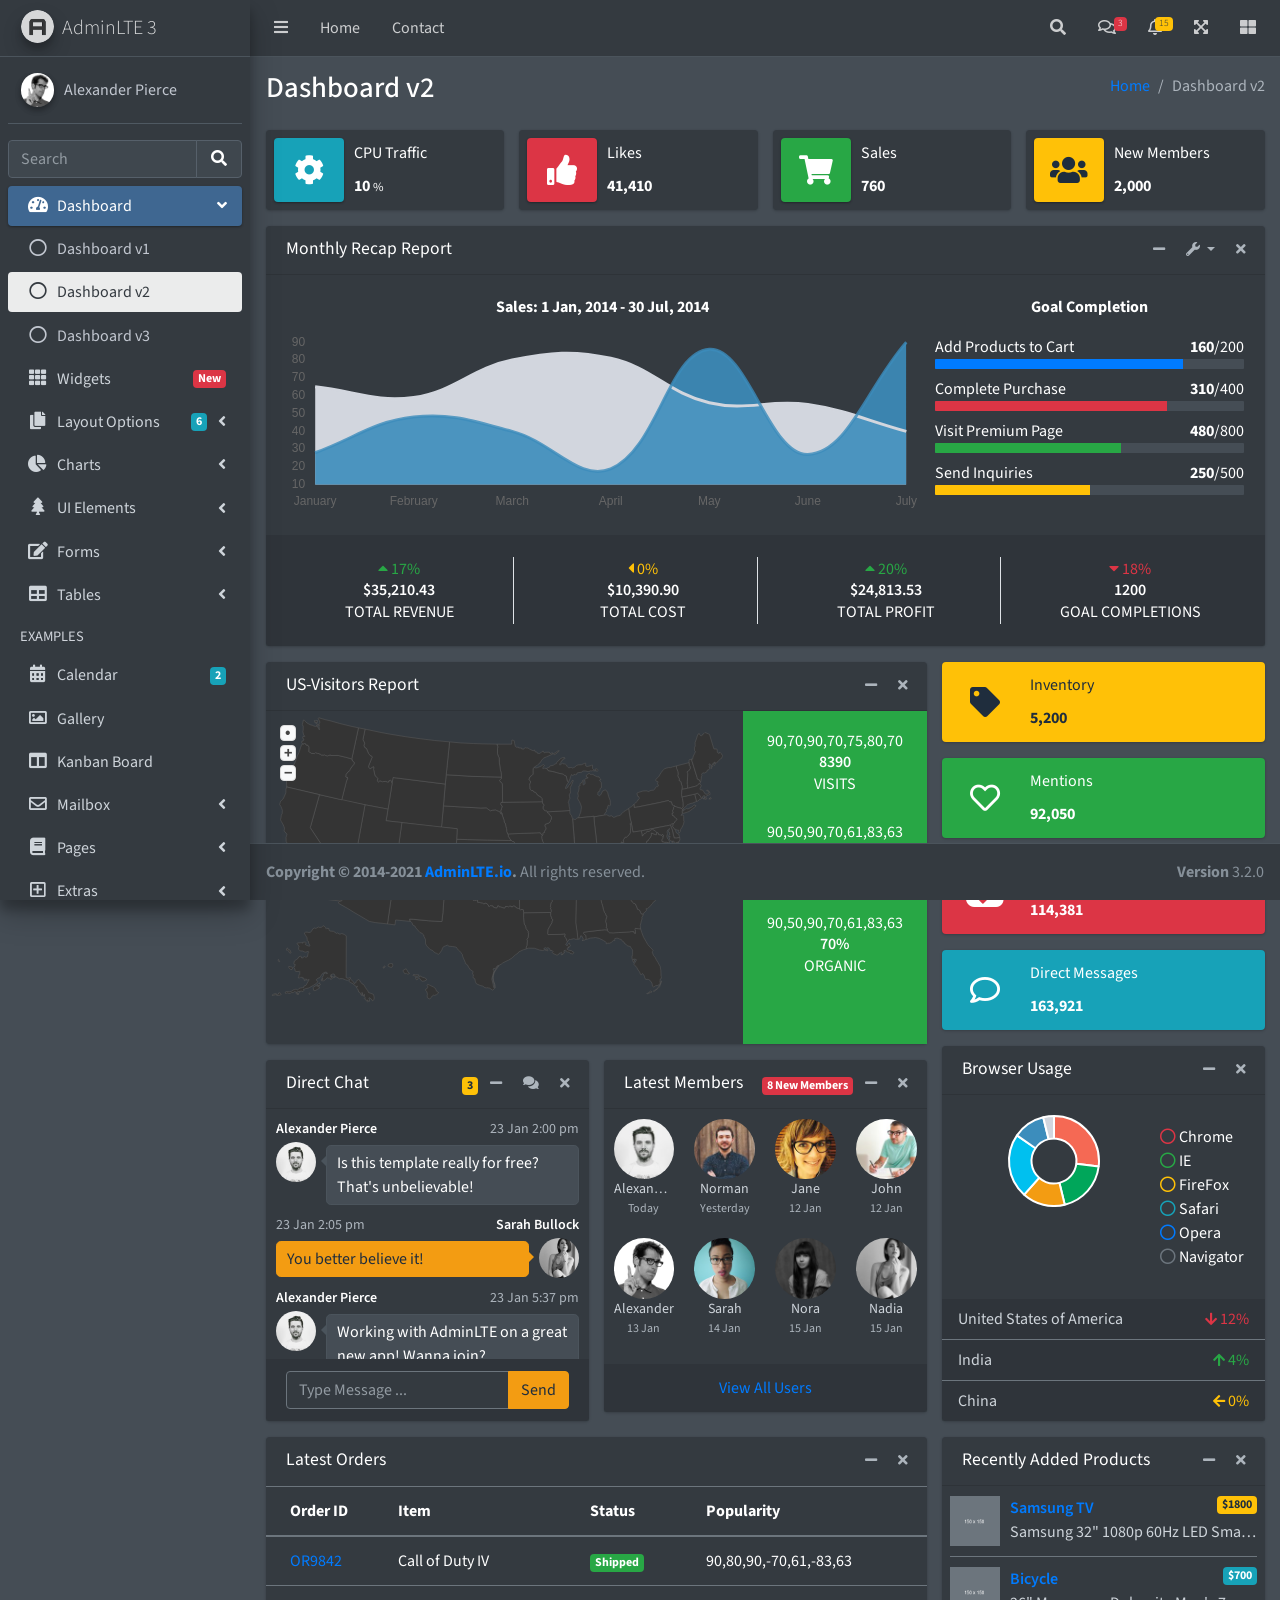
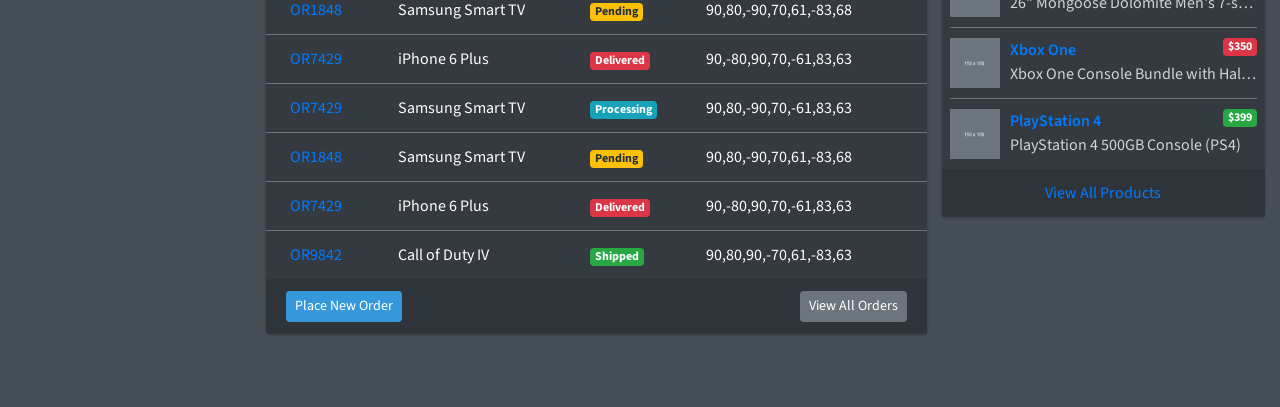
<file: LTE_Bootstrap/index2.html>
<!DOCTYPE html>
<html lang="en">
<head>
  <meta charset="utf-8">
  <meta name="viewport" content="width=device-width, initial-scale=1">
  <title>AdminLTE 3 | Dashboard 2</title>

  <!-- Google Font: Source Sans Pro -->
  <link rel="stylesheet" href="https://fonts.googleapis.com/css?family=Source+Sans+Pro:300,400,400i,700&display=fallback">
  <!-- Font Awesome Icons -->
  <link rel="stylesheet" href="plugins/fontawesome-free/css/all.min.css">
  <!-- overlayScrollbars -->
  <link rel="stylesheet" href="plugins/overlayScrollbars/css/OverlayScrollbars.min.css">
  <!-- Theme style -->
  <link rel="stylesheet" href="dist/css/adminlte.min.css">
</head>
<body class="hold-transition dark-mode sidebar-mini layout-fixed layout-navbar-fixed layout-footer-fixed">
<div class="wrapper">

  <!-- Preloader -->
  <div class="preloader flex-column justify-content-center align-items-center">
    <img class="animation__wobble" src="dist/img/AdminLTELogo.png" alt="AdminLTELogo" height="60" width="60">
  </div>

  <!-- Navbar -->
  <nav class="main-header navbar navbar-expand navbar-dark">
    <!-- Left navbar links -->
    <ul class="navbar-nav">
      <li class="nav-item">
        <a class="nav-link" data-widget="pushmenu" href="#" role="button"><i class="fas fa-bars"></i></a>
      </li>
      <li class="nav-item d-none d-sm-inline-block">
        <a href="index3.html" class="nav-link">Home</a>
      </li>
      <li class="nav-item d-none d-sm-inline-block">
        <a href="#" class="nav-link">Contact</a>
      </li>
    </ul>

    <!-- Right navbar links -->
    <ul class="navbar-nav ml-auto">
      <!-- Navbar Search -->
      <li class="nav-item">
        <a class="nav-link" data-widget="navbar-search" href="#" role="button">
          <i class="fas fa-search"></i>
        </a>
        <div class="navbar-search-block">
          <form class="form-inline">
            <div class="input-group input-group-sm">
              <input class="form-control form-control-navbar" type="search" placeholder="Search" aria-label="Search">
              <div class="input-group-append">
                <button class="btn btn-navbar" type="submit">
                  <i class="fas fa-search"></i>
                </button>
                <button class="btn btn-navbar" type="button" data-widget="navbar-search">
                  <i class="fas fa-times"></i>
                </button>
              </div>
            </div>
          </form>
        </div>
      </li>

      <!-- Messages Dropdown Menu -->
      <li class="nav-item dropdown">
        <a class="nav-link" data-toggle="dropdown" href="#">
          <i class="far fa-comments"></i>
          <span class="badge badge-danger navbar-badge">3</span>
        </a>
        <div class="dropdown-menu dropdown-menu-lg dropdown-menu-right">
          <a href="#" class="dropdown-item">
            <!-- Message Start -->
            <div class="media">
              <img src="dist/img/user1-128x128.jpg" alt="User Avatar" class="img-size-50 mr-3 img-circle">
              <div class="media-body">
                <h3 class="dropdown-item-title">
                  Brad Diesel
                  <span class="float-right text-sm text-danger"><i class="fas fa-star"></i></span>
                </h3>
                <p class="text-sm">Call me whenever you can...</p>
                <p class="text-sm text-muted"><i class="far fa-clock mr-1"></i> 4 Hours Ago</p>
              </div>
            </div>
            <!-- Message End -->
          </a>
          <div class="dropdown-divider"></div>
          <a href="#" class="dropdown-item">
            <!-- Message Start -->
            <div class="media">
              <img src="dist/img/user8-128x128.jpg" alt="User Avatar" class="img-size-50 img-circle mr-3">
              <div class="media-body">
                <h3 class="dropdown-item-title">
                  John Pierce
                  <span class="float-right text-sm text-muted"><i class="fas fa-star"></i></span>
                </h3>
                <p class="text-sm">I got your message bro</p>
                <p class="text-sm text-muted"><i class="far fa-clock mr-1"></i> 4 Hours Ago</p>
              </div>
            </div>
            <!-- Message End -->
          </a>
          <div class="dropdown-divider"></div>
          <a href="#" class="dropdown-item">
            <!-- Message Start -->
            <div class="media">
              <img src="dist/img/user3-128x128.jpg" alt="User Avatar" class="img-size-50 img-circle mr-3">
              <div class="media-body">
                <h3 class="dropdown-item-title">
                  Nora Silvester
                  <span class="float-right text-sm text-warning"><i class="fas fa-star"></i></span>
                </h3>
                <p class="text-sm">The subject goes here</p>
                <p class="text-sm text-muted"><i class="far fa-clock mr-1"></i> 4 Hours Ago</p>
              </div>
            </div>
            <!-- Message End -->
          </a>
          <div class="dropdown-divider"></div>
          <a href="#" class="dropdown-item dropdown-footer">See All Messages</a>
        </div>
      </li>
      <!-- Notifications Dropdown Menu -->
      <li class="nav-item dropdown">
        <a class="nav-link" data-toggle="dropdown" href="#">
          <i class="far fa-bell"></i>
          <span class="badge badge-warning navbar-badge">15</span>
        </a>
        <div class="dropdown-menu dropdown-menu-lg dropdown-menu-right">
          <span class="dropdown-item dropdown-header">15 Notifications</span>
          <div class="dropdown-divider"></div>
          <a href="#" class="dropdown-item">
            <i class="fas fa-envelope mr-2"></i> 4 new messages
            <span class="float-right text-muted text-sm">3 mins</span>
          </a>
          <div class="dropdown-divider"></div>
          <a href="#" class="dropdown-item">
            <i class="fas fa-users mr-2"></i> 8 friend requests
            <span class="float-right text-muted text-sm">12 hours</span>
          </a>
          <div class="dropdown-divider"></div>
          <a href="#" class="dropdown-item">
            <i class="fas fa-file mr-2"></i> 3 new reports
            <span class="float-right text-muted text-sm">2 days</span>
          </a>
          <div class="dropdown-divider"></div>
          <a href="#" class="dropdown-item dropdown-footer">See All Notifications</a>
        </div>
      </li>
      <li class="nav-item">
        <a class="nav-link" data-widget="fullscreen" href="#" role="button">
          <i class="fas fa-expand-arrows-alt"></i>
        </a>
      </li>
      <li class="nav-item">
        <a class="nav-link" data-widget="control-sidebar" data-slide="true" href="#" role="button">
          <i class="fas fa-th-large"></i>
        </a>
      </li>
    </ul>
  </nav>
  <!-- /.navbar -->

  <!-- Main Sidebar Container -->
  <aside class="main-sidebar sidebar-dark-primary elevation-4">
    <!-- Brand Logo -->
    <a href="index3.html" class="brand-link">
      <img src="dist/img/AdminLTELogo.png" alt="AdminLTE Logo" class="brand-image img-circle elevation-3" style="opacity: .8">
      <span class="brand-text font-weight-light">AdminLTE 3</span>
    </a>

    <!-- Sidebar -->
    <div class="sidebar">
      <!-- Sidebar user panel (optional) -->
      <div class="user-panel mt-3 pb-3 mb-3 d-flex">
        <div class="image">
          <img src="dist/img/user2-160x160.jpg" class="img-circle elevation-2" alt="User Image">
        </div>
        <div class="info">
          <a href="#" class="d-block">Alexander Pierce</a>
        </div>
      </div>

      <!-- SidebarSearch Form -->
      <div class="form-inline">
        <div class="input-group" data-widget="sidebar-search">
          <input class="form-control form-control-sidebar" type="search" placeholder="Search" aria-label="Search">
          <div class="input-group-append">
            <button class="btn btn-sidebar">
              <i class="fas fa-search fa-fw"></i>
            </button>
          </div>
        </div>
      </div>

      <!-- Sidebar Menu -->
      <nav class="mt-2">
        <ul class="nav nav-pills nav-sidebar flex-column" data-widget="treeview" role="menu" data-accordion="false">
          <!-- Add icons to the links using the .nav-icon class
               with font-awesome or any other icon font library -->
          <li class="nav-item menu-open">
            <a href="#" class="nav-link active">
              <i class="nav-icon fas fa-tachometer-alt"></i>
              <p>
                Dashboard
                <i class="right fas fa-angle-left"></i>
              </p>
            </a>
            <ul class="nav nav-treeview">
              <li class="nav-item">
                <a href="./index.html" class="nav-link">
                  <i class="far fa-circle nav-icon"></i>
                  <p>Dashboard v1</p>
                </a>
              </li>
              <li class="nav-item">
                <a href="./index2.html" class="nav-link active">
                  <i class="far fa-circle nav-icon"></i>
                  <p>Dashboard v2</p>
                </a>
              </li>
              <li class="nav-item">
                <a href="./index3.html" class="nav-link">
                  <i class="far fa-circle nav-icon"></i>
                  <p>Dashboard v3</p>
                </a>
              </li>
            </ul>
          </li>
          <li class="nav-item">
            <a href="pages/widgets.html" class="nav-link">
              <i class="nav-icon fas fa-th"></i>
              <p>
                Widgets
                <span class="right badge badge-danger">New</span>
              </p>
            </a>
          </li>
          <li class="nav-item">
            <a href="#" class="nav-link">
              <i class="nav-icon fas fa-copy"></i>
              <p>
                Layout Options
                <i class="fas fa-angle-left right"></i>
                <span class="badge badge-info right">6</span>
              </p>
            </a>
            <ul class="nav nav-treeview">
              <li class="nav-item">
                <a href="pages/layout/top-nav.html" class="nav-link">
                  <i class="far fa-circle nav-icon"></i>
                  <p>Top Navigation</p>
                </a>
              </li>
              <li class="nav-item">
                <a href="pages/layout/top-nav-sidebar.html" class="nav-link">
                  <i class="far fa-circle nav-icon"></i>
                  <p>Top Navigation + Sidebar</p>
                </a>
              </li>
              <li class="nav-item">
                <a href="pages/layout/boxed.html" class="nav-link">
                  <i class="far fa-circle nav-icon"></i>
                  <p>Boxed</p>
                </a>
              </li>
              <li class="nav-item">
                <a href="pages/layout/fixed-sidebar.html" class="nav-link">
                  <i class="far fa-circle nav-icon"></i>
                  <p>Fixed Sidebar</p>
                </a>
              </li>
              <li class="nav-item">
                <a href="pages/layout/fixed-sidebar-custom.html" class="nav-link">
                  <i class="far fa-circle nav-icon"></i>
                  <p>Fixed Sidebar <small>+ Custom Area</small></p>
                </a>
              </li>
              <li class="nav-item">
                <a href="pages/layout/fixed-topnav.html" class="nav-link">
                  <i class="far fa-circle nav-icon"></i>
                  <p>Fixed Navbar</p>
                </a>
              </li>
              <li class="nav-item">
                <a href="pages/layout/fixed-footer.html" class="nav-link">
                  <i class="far fa-circle nav-icon"></i>
                  <p>Fixed Footer</p>
                </a>
              </li>
              <li class="nav-item">
                <a href="pages/layout/collapsed-sidebar.html" class="nav-link">
                  <i class="far fa-circle nav-icon"></i>
                  <p>Collapsed Sidebar</p>
                </a>
              </li>
            </ul>
          </li>
          <li class="nav-item">
            <a href="#" class="nav-link">
              <i class="nav-icon fas fa-chart-pie"></i>
              <p>
                Charts
                <i class="right fas fa-angle-left"></i>
              </p>
            </a>
            <ul class="nav nav-treeview">
              <li class="nav-item">
                <a href="pages/charts/chartjs.html" class="nav-link">
                  <i class="far fa-circle nav-icon"></i>
                  <p>ChartJS</p>
                </a>
              </li>
              <li class="nav-item">
                <a href="pages/charts/flot.html" class="nav-link">
                  <i class="far fa-circle nav-icon"></i>
                  <p>Flot</p>
                </a>
              </li>
              <li class="nav-item">
                <a href="pages/charts/inline.html" class="nav-link">
                  <i class="far fa-circle nav-icon"></i>
                  <p>Inline</p>
                </a>
              </li>
              <li class="nav-item">
                <a href="pages/charts/uplot.html" class="nav-link">
                  <i class="far fa-circle nav-icon"></i>
                  <p>uPlot</p>
                </a>
              </li>
            </ul>
          </li>
          <li class="nav-item">
            <a href="#" class="nav-link">
              <i class="nav-icon fas fa-tree"></i>
              <p>
                UI Elements
                <i class="fas fa-angle-left right"></i>
              </p>
            </a>
            <ul class="nav nav-treeview">
              <li class="nav-item">
                <a href="pages/UI/general.html" class="nav-link">
                  <i class="far fa-circle nav-icon"></i>
                  <p>General</p>
                </a>
              </li>
              <li class="nav-item">
                <a href="pages/UI/icons.html" class="nav-link">
                  <i class="far fa-circle nav-icon"></i>
                  <p>Icons</p>
                </a>
              </li>
              <li class="nav-item">
                <a href="pages/UI/buttons.html" class="nav-link">
                  <i class="far fa-circle nav-icon"></i>
                  <p>Buttons</p>
                </a>
              </li>
              <li class="nav-item">
                <a href="pages/UI/sliders.html" class="nav-link">
                  <i class="far fa-circle nav-icon"></i>
                  <p>Sliders</p>
                </a>
              </li>
              <li class="nav-item">
                <a href="pages/UI/modals.html" class="nav-link">
                  <i class="far fa-circle nav-icon"></i>
                  <p>Modals & Alerts</p>
                </a>
              </li>
              <li class="nav-item">
                <a href="pages/UI/navbar.html" class="nav-link">
                  <i class="far fa-circle nav-icon"></i>
                  <p>Navbar & Tabs</p>
                </a>
              </li>
              <li class="nav-item">
                <a href="pages/UI/timeline.html" class="nav-link">
                  <i class="far fa-circle nav-icon"></i>
                  <p>Timeline</p>
                </a>
              </li>
              <li class="nav-item">
                <a href="pages/UI/ribbons.html" class="nav-link">
                  <i class="far fa-circle nav-icon"></i>
                  <p>Ribbons</p>
                </a>
              </li>
            </ul>
          </li>
          <li class="nav-item">
            <a href="#" class="nav-link">
              <i class="nav-icon fas fa-edit"></i>
              <p>
                Forms
                <i class="fas fa-angle-left right"></i>
              </p>
            </a>
            <ul class="nav nav-treeview">
              <li class="nav-item">
                <a href="pages/forms/general.html" class="nav-link">
                  <i class="far fa-circle nav-icon"></i>
                  <p>General Elements</p>
                </a>
              </li>
              <li class="nav-item">
                <a href="pages/forms/advanced.html" class="nav-link">
                  <i class="far fa-circle nav-icon"></i>
                  <p>Advanced Elements</p>
                </a>
              </li>
              <li class="nav-item">
                <a href="pages/forms/editors.html" class="nav-link">
                  <i class="far fa-circle nav-icon"></i>
                  <p>Editors</p>
                </a>
              </li>
              <li class="nav-item">
                <a href="pages/forms/validation.html" class="nav-link">
                  <i class="far fa-circle nav-icon"></i>
                  <p>Validation</p>
                </a>
              </li>
            </ul>
          </li>
          <li class="nav-item">
            <a href="#" class="nav-link">
              <i class="nav-icon fas fa-table"></i>
              <p>
                Tables
                <i class="fas fa-angle-left right"></i>
              </p>
            </a>
            <ul class="nav nav-treeview">
              <li class="nav-item">
                <a href="pages/tables/simple.html" class="nav-link">
                  <i class="far fa-circle nav-icon"></i>
                  <p>Simple Tables</p>
                </a>
              </li>
              <li class="nav-item">
                <a href="pages/tables/data.html" class="nav-link">
                  <i class="far fa-circle nav-icon"></i>
                  <p>DataTables</p>
                </a>
              </li>
              <li class="nav-item">
                <a href="pages/tables/jsgrid.html" class="nav-link">
                  <i class="far fa-circle nav-icon"></i>
                  <p>jsGrid</p>
                </a>
              </li>
            </ul>
          </li>
          <li class="nav-header">EXAMPLES</li>
          <li class="nav-item">
            <a href="pages/calendar.html" class="nav-link">
              <i class="nav-icon fas fa-calendar-alt"></i>
              <p>
                Calendar
                <span class="badge badge-info right">2</span>
              </p>
            </a>
          </li>
          <li class="nav-item">
            <a href="pages/gallery.html" class="nav-link">
              <i class="nav-icon far fa-image"></i>
              <p>
                Gallery
              </p>
            </a>
          </li>
          <li class="nav-item">
            <a href="pages/kanban.html" class="nav-link">
              <i class="nav-icon fas fa-columns"></i>
              <p>
                Kanban Board
              </p>
            </a>
          </li>
          <li class="nav-item">
            <a href="#" class="nav-link">
              <i class="nav-icon far fa-envelope"></i>
              <p>
                Mailbox
                <i class="fas fa-angle-left right"></i>
              </p>
            </a>
            <ul class="nav nav-treeview">
              <li class="nav-item">
                <a href="pages/mailbox/mailbox.html" class="nav-link">
                  <i class="far fa-circle nav-icon"></i>
                  <p>Inbox</p>
                </a>
              </li>
              <li class="nav-item">
                <a href="pages/mailbox/compose.html" class="nav-link">
                  <i class="far fa-circle nav-icon"></i>
                  <p>Compose</p>
                </a>
              </li>
              <li class="nav-item">
                <a href="pages/mailbox/read-mail.html" class="nav-link">
                  <i class="far fa-circle nav-icon"></i>
                  <p>Read</p>
                </a>
              </li>
            </ul>
          </li>
          <li class="nav-item">
            <a href="#" class="nav-link">
              <i class="nav-icon fas fa-book"></i>
              <p>
                Pages
                <i class="fas fa-angle-left right"></i>
              </p>
            </a>
            <ul class="nav nav-treeview">
              <li class="nav-item">
                <a href="pages/examples/invoice.html" class="nav-link">
                  <i class="far fa-circle nav-icon"></i>
                  <p>Invoice</p>
                </a>
              </li>
              <li class="nav-item">
                <a href="pages/examples/profile.html" class="nav-link">
                  <i class="far fa-circle nav-icon"></i>
                  <p>Profile</p>
                </a>
              </li>
              <li class="nav-item">
                <a href="pages/examples/e-commerce.html" class="nav-link">
                  <i class="far fa-circle nav-icon"></i>
                  <p>E-commerce</p>
                </a>
              </li>
              <li class="nav-item">
                <a href="pages/examples/projects.html" class="nav-link">
                  <i class="far fa-circle nav-icon"></i>
                  <p>Projects</p>
                </a>
              </li>
              <li class="nav-item">
                <a href="pages/examples/project-add.html" class="nav-link">
                  <i class="far fa-circle nav-icon"></i>
                  <p>Project Add</p>
                </a>
              </li>
              <li class="nav-item">
                <a href="pages/examples/project-edit.html" class="nav-link">
                  <i class="far fa-circle nav-icon"></i>
                  <p>Project Edit</p>
                </a>
              </li>
              <li class="nav-item">
                <a href="pages/examples/project-detail.html" class="nav-link">
                  <i class="far fa-circle nav-icon"></i>
                  <p>Project Detail</p>
                </a>
              </li>
              <li class="nav-item">
                <a href="pages/examples/contacts.html" class="nav-link">
                  <i class="far fa-circle nav-icon"></i>
                  <p>Contacts</p>
                </a>
              </li>
              <li class="nav-item">
                <a href="pages/examples/faq.html" class="nav-link">
                  <i class="far fa-circle nav-icon"></i>
                  <p>FAQ</p>
                </a>
              </li>
              <li class="nav-item">
                <a href="pages/examples/contact-us.html" class="nav-link">
                  <i class="far fa-circle nav-icon"></i>
                  <p>Contact us</p>
                </a>
              </li>
            </ul>
          </li>
          <li class="nav-item">
            <a href="#" class="nav-link">
              <i class="nav-icon far fa-plus-square"></i>
              <p>
                Extras
                <i class="fas fa-angle-left right"></i>
              </p>
            </a>
            <ul class="nav nav-treeview">
              <li class="nav-item">
                <a href="#" class="nav-link">
                  <i class="far fa-circle nav-icon"></i>
                  <p>
                    Login & Register v1
                    <i class="fas fa-angle-left right"></i>
                  </p>
                </a>
                <ul class="nav nav-treeview">
                  <li class="nav-item">
                    <a href="pages/examples/login.html" class="nav-link">
                      <i class="far fa-circle nav-icon"></i>
                      <p>Login v1</p>
                    </a>
                  </li>
                  <li class="nav-item">
                    <a href="pages/examples/register.html" class="nav-link">
                      <i class="far fa-circle nav-icon"></i>
                      <p>Register v1</p>
                    </a>
                  </li>
                  <li class="nav-item">
                    <a href="pages/examples/forgot-password.html" class="nav-link">
                      <i class="far fa-circle nav-icon"></i>
                      <p>Forgot Password v1</p>
                    </a>
                  </li>
                  <li class="nav-item">
                    <a href="pages/examples/recover-password.html" class="nav-link">
                      <i class="far fa-circle nav-icon"></i>
                      <p>Recover Password v1</p>
                    </a>
                  </li>
                </ul>
              </li>
              <li class="nav-item">
                <a href="#" class="nav-link">
                  <i class="far fa-circle nav-icon"></i>
                  <p>
                    Login & Register v2
                    <i class="fas fa-angle-left right"></i>
                  </p>
                </a>
                <ul class="nav nav-treeview">
                  <li class="nav-item">
                    <a href="pages/examples/login-v2.html" class="nav-link">
                      <i class="far fa-circle nav-icon"></i>
                      <p>Login v2</p>
                    </a>
                  </li>
                  <li class="nav-item">
                    <a href="pages/examples/register-v2.html" class="nav-link">
                      <i class="far fa-circle nav-icon"></i>
                      <p>Register v2</p>
                    </a>
                  </li>
                  <li class="nav-item">
                    <a href="pages/examples/forgot-password-v2.html" class="nav-link">
                      <i class="far fa-circle nav-icon"></i>
                      <p>Forgot Password v2</p>
                    </a>
                  </li>
                  <li class="nav-item">
                    <a href="pages/examples/recover-password-v2.html" class="nav-link">
                      <i class="far fa-circle nav-icon"></i>
                      <p>Recover Password v2</p>
                    </a>
                  </li>
                </ul>
              </li>
              <li class="nav-item">
                <a href="pages/examples/lockscreen.html" class="nav-link">
                  <i class="far fa-circle nav-icon"></i>
                  <p>Lockscreen</p>
                </a>
              </li>
              <li class="nav-item">
                <a href="pages/examples/legacy-user-menu.html" class="nav-link">
                  <i class="far fa-circle nav-icon"></i>
                  <p>Legacy User Menu</p>
                </a>
              </li>
              <li class="nav-item">
                <a href="pages/examples/language-menu.html" class="nav-link">
                  <i class="far fa-circle nav-icon"></i>
                  <p>Language Menu</p>
                </a>
              </li>
              <li class="nav-item">
                <a href="pages/examples/404.html" class="nav-link">
                  <i class="far fa-circle nav-icon"></i>
                  <p>Error 404</p>
                </a>
              </li>
              <li class="nav-item">
                <a href="pages/examples/500.html" class="nav-link">
                  <i class="far fa-circle nav-icon"></i>
                  <p>Error 500</p>
                </a>
              </li>
              <li class="nav-item">
                <a href="pages/examples/pace.html" class="nav-link">
                  <i class="far fa-circle nav-icon"></i>
                  <p>Pace</p>
                </a>
              </li>
              <li class="nav-item">
                <a href="pages/examples/blank.html" class="nav-link">
                  <i class="far fa-circle nav-icon"></i>
                  <p>Blank Page</p>
                </a>
              </li>
              <li class="nav-item">
                <a href="starter.html" class="nav-link">
                  <i class="far fa-circle nav-icon"></i>
                  <p>Starter Page</p>
                </a>
              </li>
            </ul>
          </li>
          <li class="nav-item">
            <a href="#" class="nav-link">
              <i class="nav-icon fas fa-search"></i>
              <p>
                Search
                <i class="fas fa-angle-left right"></i>
              </p>
            </a>
            <ul class="nav nav-treeview">
              <li class="nav-item">
                <a href="pages/search/simple.html" class="nav-link">
                  <i class="far fa-circle nav-icon"></i>
                  <p>Simple Search</p>
                </a>
              </li>
              <li class="nav-item">
                <a href="pages/search/enhanced.html" class="nav-link">
                  <i class="far fa-circle nav-icon"></i>
                  <p>Enhanced</p>
                </a>
              </li>
            </ul>
          </li>
          <li class="nav-header">MISCELLANEOUS</li>
          <li class="nav-item">
            <a href="iframe.html" class="nav-link">
              <i class="nav-icon fas fa-ellipsis-h"></i>
              <p>Tabbed IFrame Plugin</p>
            </a>
          </li>
          <li class="nav-item">
            <a href="https://adminlte.io/docs/3.1/" class="nav-link">
              <i class="nav-icon fas fa-file"></i>
              <p>Documentation</p>
            </a>
          </li>
          <li class="nav-header">MULTI LEVEL EXAMPLE</li>
          <li class="nav-item">
            <a href="#" class="nav-link">
              <i class="fas fa-circle nav-icon"></i>
              <p>Level 1</p>
            </a>
          </li>
          <li class="nav-item">
            <a href="#" class="nav-link">
              <i class="nav-icon fas fa-circle"></i>
              <p>
                Level 1
                <i class="right fas fa-angle-left"></i>
              </p>
            </a>
            <ul class="nav nav-treeview">
              <li class="nav-item">
                <a href="#" class="nav-link">
                  <i class="far fa-circle nav-icon"></i>
                  <p>Level 2</p>
                </a>
              </li>
              <li class="nav-item">
                <a href="#" class="nav-link">
                  <i class="far fa-circle nav-icon"></i>
                  <p>
                    Level 2
                    <i class="right fas fa-angle-left"></i>
                  </p>
                </a>
                <ul class="nav nav-treeview">
                  <li class="nav-item">
                    <a href="#" class="nav-link">
                      <i class="far fa-dot-circle nav-icon"></i>
                      <p>Level 3</p>
                    </a>
                  </li>
                  <li class="nav-item">
                    <a href="#" class="nav-link">
                      <i class="far fa-dot-circle nav-icon"></i>
                      <p>Level 3</p>
                    </a>
                  </li>
                  <li class="nav-item">
                    <a href="#" class="nav-link">
                      <i class="far fa-dot-circle nav-icon"></i>
                      <p>Level 3</p>
                    </a>
                  </li>
                </ul>
              </li>
              <li class="nav-item">
                <a href="#" class="nav-link">
                  <i class="far fa-circle nav-icon"></i>
                  <p>Level 2</p>
                </a>
              </li>
            </ul>
          </li>
          <li class="nav-item">
            <a href="#" class="nav-link">
              <i class="fas fa-circle nav-icon"></i>
              <p>Level 1</p>
            </a>
          </li>
          <li class="nav-header">LABELS</li>
          <li class="nav-item">
            <a href="#" class="nav-link">
              <i class="nav-icon far fa-circle text-danger"></i>
              <p class="text">Important</p>
            </a>
          </li>
          <li class="nav-item">
            <a href="#" class="nav-link">
              <i class="nav-icon far fa-circle text-warning"></i>
              <p>Warning</p>
            </a>
          </li>
          <li class="nav-item">
            <a href="#" class="nav-link">
              <i class="nav-icon far fa-circle text-info"></i>
              <p>Informational</p>
            </a>
          </li>
        </ul>
      </nav>
      <!-- /.sidebar-menu -->
    </div>
    <!-- /.sidebar -->
  </aside>

  <!-- Content Wrapper. Contains page content -->
  <div class="content-wrapper">
    <!-- Content Header (Page header) -->
    <div class="content-header">
      <div class="container-fluid">
        <div class="row mb-2">
          <div class="col-sm-6">
            <h1 class="m-0">Dashboard v2</h1>
          </div><!-- /.col -->
          <div class="col-sm-6">
            <ol class="breadcrumb float-sm-right">
              <li class="breadcrumb-item"><a href="#">Home</a></li>
              <li class="breadcrumb-item active">Dashboard v2</li>
            </ol>
          </div><!-- /.col -->
        </div><!-- /.row -->
      </div><!-- /.container-fluid -->
    </div>
    <!-- /.content-header -->

    <!-- Main content -->
    <section class="content">
      <div class="container-fluid">
        <!-- Info boxes -->
        <div class="row">
          <div class="col-12 col-sm-6 col-md-3">
            <div class="info-box">
              <span class="info-box-icon bg-info elevation-1"><i class="fas fa-cog"></i></span>

              <div class="info-box-content">
                <span class="info-box-text">CPU Traffic</span>
                <span class="info-box-number">
                  10
                  <small>%</small>
                </span>
              </div>
              <!-- /.info-box-content -->
            </div>
            <!-- /.info-box -->
          </div>
          <!-- /.col -->
          <div class="col-12 col-sm-6 col-md-3">
            <div class="info-box mb-3">
              <span class="info-box-icon bg-danger elevation-1"><i class="fas fa-thumbs-up"></i></span>

              <div class="info-box-content">
                <span class="info-box-text">Likes</span>
                <span class="info-box-number">41,410</span>
              </div>
              <!-- /.info-box-content -->
            </div>
            <!-- /.info-box -->
          </div>
          <!-- /.col -->

          <!-- fix for small devices only -->
          <div class="clearfix hidden-md-up"></div>

          <div class="col-12 col-sm-6 col-md-3">
            <div class="info-box mb-3">
              <span class="info-box-icon bg-success elevation-1"><i class="fas fa-shopping-cart"></i></span>

              <div class="info-box-content">
                <span class="info-box-text">Sales</span>
                <span class="info-box-number">760</span>
              </div>
              <!-- /.info-box-content -->
            </div>
            <!-- /.info-box -->
          </div>
          <!-- /.col -->
          <div class="col-12 col-sm-6 col-md-3">
            <div class="info-box mb-3">
              <span class="info-box-icon bg-warning elevation-1"><i class="fas fa-users"></i></span>

              <div class="info-box-content">
                <span class="info-box-text">New Members</span>
                <span class="info-box-number">2,000</span>
              </div>
              <!-- /.info-box-content -->
            </div>
            <!-- /.info-box -->
          </div>
          <!-- /.col -->
        </div>
        <!-- /.row -->

        <div class="row">
          <div class="col-md-12">
            <div class="card">
              <div class="card-header">
                <h5 class="card-title">Monthly Recap Report</h5>

                <div class="card-tools">
                  <button type="button" class="btn btn-tool" data-card-widget="collapse">
                    <i class="fas fa-minus"></i>
                  </button>
                  <div class="btn-group">
                    <button type="button" class="btn btn-tool dropdown-toggle" data-toggle="dropdown">
                      <i class="fas fa-wrench"></i>
                    </button>
                    <div class="dropdown-menu dropdown-menu-right" role="menu">
                      <a href="#" class="dropdown-item">Action</a>
                      <a href="#" class="dropdown-item">Another action</a>
                      <a href="#" class="dropdown-item">Something else here</a>
                      <a class="dropdown-divider"></a>
                      <a href="#" class="dropdown-item">Separated link</a>
                    </div>
                  </div>
                  <button type="button" class="btn btn-tool" data-card-widget="remove">
                    <i class="fas fa-times"></i>
                  </button>
                </div>
              </div>
              <!-- /.card-header -->
              <div class="card-body">
                <div class="row">
                  <div class="col-md-8">
                    <p class="text-center">
                      <strong>Sales: 1 Jan, 2014 - 30 Jul, 2014</strong>
                    </p>

                    <div class="chart">
                      <!-- Sales Chart Canvas -->
                      <canvas id="salesChart" height="180" style="height: 180px;"></canvas>
                    </div>
                    <!-- /.chart-responsive -->
                  </div>
                  <!-- /.col -->
                  <div class="col-md-4">
                    <p class="text-center">
                      <strong>Goal Completion</strong>
                    </p>

                    <div class="progress-group">
                      Add Products to Cart
                      <span class="float-right"><b>160</b>/200</span>
                      <div class="progress progress-sm">
                        <div class="progress-bar bg-primary" style="width: 80%"></div>
                      </div>
                    </div>
                    <!-- /.progress-group -->

                    <div class="progress-group">
                      Complete Purchase
                      <span class="float-right"><b>310</b>/400</span>
                      <div class="progress progress-sm">
                        <div class="progress-bar bg-danger" style="width: 75%"></div>
                      </div>
                    </div>

                    <!-- /.progress-group -->
                    <div class="progress-group">
                      <span class="progress-text">Visit Premium Page</span>
                      <span class="float-right"><b>480</b>/800</span>
                      <div class="progress progress-sm">
                        <div class="progress-bar bg-success" style="width: 60%"></div>
                      </div>
                    </div>

                    <!-- /.progress-group -->
                    <div class="progress-group">
                      Send Inquiries
                      <span class="float-right"><b>250</b>/500</span>
                      <div class="progress progress-sm">
                        <div class="progress-bar bg-warning" style="width: 50%"></div>
                      </div>
                    </div>
                    <!-- /.progress-group -->
                  </div>
                  <!-- /.col -->
                </div>
                <!-- /.row -->
              </div>
              <!-- ./card-body -->
              <div class="card-footer">
                <div class="row">
                  <div class="col-sm-3 col-6">
                    <div class="description-block border-right">
                      <span class="description-percentage text-success"><i class="fas fa-caret-up"></i> 17%</span>
                      <h5 class="description-header">$35,210.43</h5>
                      <span class="description-text">TOTAL REVENUE</span>
                    </div>
                    <!-- /.description-block -->
                  </div>
                  <!-- /.col -->
                  <div class="col-sm-3 col-6">
                    <div class="description-block border-right">
                      <span class="description-percentage text-warning"><i class="fas fa-caret-left"></i> 0%</span>
                      <h5 class="description-header">$10,390.90</h5>
                      <span class="description-text">TOTAL COST</span>
                    </div>
                    <!-- /.description-block -->
                  </div>
                  <!-- /.col -->
                  <div class="col-sm-3 col-6">
                    <div class="description-block border-right">
                      <span class="description-percentage text-success"><i class="fas fa-caret-up"></i> 20%</span>
                      <h5 class="description-header">$24,813.53</h5>
                      <span class="description-text">TOTAL PROFIT</span>
                    </div>
                    <!-- /.description-block -->
                  </div>
                  <!-- /.col -->
                  <div class="col-sm-3 col-6">
                    <div class="description-block">
                      <span class="description-percentage text-danger"><i class="fas fa-caret-down"></i> 18%</span>
                      <h5 class="description-header">1200</h5>
                      <span class="description-text">GOAL COMPLETIONS</span>
                    </div>
                    <!-- /.description-block -->
                  </div>
                </div>
                <!-- /.row -->
              </div>
              <!-- /.card-footer -->
            </div>
            <!-- /.card -->
          </div>
          <!-- /.col -->
        </div>
        <!-- /.row -->

        <!-- Main row -->
        <div class="row">
          <!-- Left col -->
          <div class="col-md-8">
            <!-- MAP & BOX PANE -->
            <div class="card">
              <div class="card-header">
                <h3 class="card-title">US-Visitors Report</h3>

                <div class="card-tools">
                  <button type="button" class="btn btn-tool" data-card-widget="collapse">
                    <i class="fas fa-minus"></i>
                  </button>
                  <button type="button" class="btn btn-tool" data-card-widget="remove">
                    <i class="fas fa-times"></i>
                  </button>
                </div>
              </div>
              <!-- /.card-header -->
              <div class="card-body p-0">
                <div class="d-md-flex">
                  <div class="p-1 flex-fill" style="overflow: hidden">
                    <!-- Map will be created here -->
                    <div id="world-map-markers" style="height: 325px; overflow: hidden">
                      <div class="map"></div>
                    </div>
                  </div>
                  <div class="card-pane-right bg-success pt-2 pb-2 pl-4 pr-4">
                    <div class="description-block mb-4">
                      <div class="sparkbar pad" data-color="#fff">90,70,90,70,75,80,70</div>
                      <h5 class="description-header">8390</h5>
                      <span class="description-text">Visits</span>
                    </div>
                    <!-- /.description-block -->
                    <div class="description-block mb-4">
                      <div class="sparkbar pad" data-color="#fff">90,50,90,70,61,83,63</div>
                      <h5 class="description-header">30%</h5>
                      <span class="description-text">Referrals</span>
                    </div>
                    <!-- /.description-block -->
                    <div class="description-block">
                      <div class="sparkbar pad" data-color="#fff">90,50,90,70,61,83,63</div>
                      <h5 class="description-header">70%</h5>
                      <span class="description-text">Organic</span>
                    </div>
                    <!-- /.description-block -->
                  </div><!-- /.card-pane-right -->
                </div><!-- /.d-md-flex -->
              </div>
              <!-- /.card-body -->
            </div>
            <!-- /.card -->
            <div class="row">
              <div class="col-md-6">
                <!-- DIRECT CHAT -->
                <div class="card direct-chat direct-chat-warning">
                  <div class="card-header">
                    <h3 class="card-title">Direct Chat</h3>

                    <div class="card-tools">
                      <span title="3 New Messages" class="badge badge-warning">3</span>
                      <button type="button" class="btn btn-tool" data-card-widget="collapse">
                        <i class="fas fa-minus"></i>
                      </button>
                      <button type="button" class="btn btn-tool" title="Contacts" data-widget="chat-pane-toggle">
                        <i class="fas fa-comments"></i>
                      </button>
                      <button type="button" class="btn btn-tool" data-card-widget="remove">
                        <i class="fas fa-times"></i>
                      </button>
                    </div>
                  </div>
                  <!-- /.card-header -->
                  <div class="card-body">
                    <!-- Conversations are loaded here -->
                    <div class="direct-chat-messages">
                      <!-- Message. Default to the left -->
                      <div class="direct-chat-msg">
                        <div class="direct-chat-infos clearfix">
                          <span class="direct-chat-name float-left">Alexander Pierce</span>
                          <span class="direct-chat-timestamp float-right">23 Jan 2:00 pm</span>
                        </div>
                        <!-- /.direct-chat-infos -->
                        <img class="direct-chat-img" src="dist/img/user1-128x128.jpg" alt="message user image">
                        <!-- /.direct-chat-img -->
                        <div class="direct-chat-text">
                          Is this template really for free? That's unbelievable!
                        </div>
                        <!-- /.direct-chat-text -->
                      </div>
                      <!-- /.direct-chat-msg -->

                      <!-- Message to the right -->
                      <div class="direct-chat-msg right">
                        <div class="direct-chat-infos clearfix">
                          <span class="direct-chat-name float-right">Sarah Bullock</span>
                          <span class="direct-chat-timestamp float-left">23 Jan 2:05 pm</span>
                        </div>
                        <!-- /.direct-chat-infos -->
                        <img class="direct-chat-img" src="dist/img/user3-128x128.jpg" alt="message user image">
                        <!-- /.direct-chat-img -->
                        <div class="direct-chat-text">
                          You better believe it!
                        </div>
                        <!-- /.direct-chat-text -->
                      </div>
                      <!-- /.direct-chat-msg -->

                      <!-- Message. Default to the left -->
                      <div class="direct-chat-msg">
                        <div class="direct-chat-infos clearfix">
                          <span class="direct-chat-name float-left">Alexander Pierce</span>
                          <span class="direct-chat-timestamp float-right">23 Jan 5:37 pm</span>
                        </div>
                        <!-- /.direct-chat-infos -->
                        <img class="direct-chat-img" src="dist/img/user1-128x128.jpg" alt="message user image">
                        <!-- /.direct-chat-img -->
                        <div class="direct-chat-text">
                          Working with AdminLTE on a great new app! Wanna join?
                        </div>
                        <!-- /.direct-chat-text -->
                      </div>
                      <!-- /.direct-chat-msg -->

                      <!-- Message to the right -->
                      <div class="direct-chat-msg right">
                        <div class="direct-chat-infos clearfix">
                          <span class="direct-chat-name float-right">Sarah Bullock</span>
                          <span class="direct-chat-timestamp float-left">23 Jan 6:10 pm</span>
                        </div>
                        <!-- /.direct-chat-infos -->
                        <img class="direct-chat-img" src="dist/img/user3-128x128.jpg" alt="message user image">
                        <!-- /.direct-chat-img -->
                        <div class="direct-chat-text">
                          I would love to.
                        </div>
                        <!-- /.direct-chat-text -->
                      </div>
                      <!-- /.direct-chat-msg -->

                    </div>
                    <!--/.direct-chat-messages-->

                    <!-- Contacts are loaded here -->
                    <div class="direct-chat-contacts">
                      <ul class="contacts-list">
                        <li>
                          <a href="#">
                            <img class="contacts-list-img" src="dist/img/user1-128x128.jpg" alt="User Avatar">

                            <div class="contacts-list-info">
                              <span class="contacts-list-name">
                                Count Dracula
                                <small class="contacts-list-date float-right">2/28/2015</small>
                              </span>
                              <span class="contacts-list-msg">How have you been? I was...</span>
                            </div>
                            <!-- /.contacts-list-info -->
                          </a>
                        </li>
                        <!-- End Contact Item -->
                        <li>
                          <a href="#">
                            <img class="contacts-list-img" src="dist/img/user7-128x128.jpg" alt="User Avatar">

                            <div class="contacts-list-info">
                              <span class="contacts-list-name">
                                Sarah Doe
                                <small class="contacts-list-date float-right">2/23/2015</small>
                              </span>
                              <span class="contacts-list-msg">I will be waiting for...</span>
                            </div>
                            <!-- /.contacts-list-info -->
                          </a>
                        </li>
                        <!-- End Contact Item -->
                        <li>
                          <a href="#">
                            <img class="contacts-list-img" src="dist/img/user3-128x128.jpg" alt="User Avatar">

                            <div class="contacts-list-info">
                              <span class="contacts-list-name">
                                Nadia Jolie
                                <small class="contacts-list-date float-right">2/20/2015</small>
                              </span>
                              <span class="contacts-list-msg">I'll call you back at...</span>
                            </div>
                            <!-- /.contacts-list-info -->
                          </a>
                        </li>
                        <!-- End Contact Item -->
                        <li>
                          <a href="#">
                            <img class="contacts-list-img" src="dist/img/user5-128x128.jpg" alt="User Avatar">

                            <div class="contacts-list-info">
                              <span class="contacts-list-name">
                                Nora S. Vans
                                <small class="contacts-list-date float-right">2/10/2015</small>
                              </span>
                              <span class="contacts-list-msg">Where is your new...</span>
                            </div>
                            <!-- /.contacts-list-info -->
                          </a>
                        </li>
                        <!-- End Contact Item -->
                        <li>
                          <a href="#">
                            <img class="contacts-list-img" src="dist/img/user6-128x128.jpg" alt="User Avatar">

                            <div class="contacts-list-info">
                              <span class="contacts-list-name">
                                John K.
                                <small class="contacts-list-date float-right">1/27/2015</small>
                              </span>
                              <span class="contacts-list-msg">Can I take a look at...</span>
                            </div>
                            <!-- /.contacts-list-info -->
                          </a>
                        </li>
                        <!-- End Contact Item -->
                        <li>
                          <a href="#">
                            <img class="contacts-list-img" src="dist/img/user8-128x128.jpg" alt="User Avatar">

                            <div class="contacts-list-info">
                              <span class="contacts-list-name">
                                Kenneth M.
                                <small class="contacts-list-date float-right">1/4/2015</small>
                              </span>
                              <span class="contacts-list-msg">Never mind I found...</span>
                            </div>
                            <!-- /.contacts-list-info -->
                          </a>
                        </li>
                        <!-- End Contact Item -->
                      </ul>
                      <!-- /.contacts-list -->
                    </div>
                    <!-- /.direct-chat-pane -->
                  </div>
                  <!-- /.card-body -->
                  <div class="card-footer">
                    <form action="#" method="post">
                      <div class="input-group">
                        <input type="text" name="message" placeholder="Type Message ..." class="form-control">
                        <span class="input-group-append">
                          <button type="button" class="btn btn-warning">Send</button>
                        </span>
                      </div>
                    </form>
                  </div>
                  <!-- /.card-footer-->
                </div>
                <!--/.direct-chat -->
              </div>
              <!-- /.col -->

              <div class="col-md-6">
                <!-- USERS LIST -->
                <div class="card">
                  <div class="card-header">
                    <h3 class="card-title">Latest Members</h3>

                    <div class="card-tools">
                      <span class="badge badge-danger">8 New Members</span>
                      <button type="button" class="btn btn-tool" data-card-widget="collapse">
                        <i class="fas fa-minus"></i>
                      </button>
                      <button type="button" class="btn btn-tool" data-card-widget="remove">
                        <i class="fas fa-times"></i>
                      </button>
                    </div>
                  </div>
                  <!-- /.card-header -->
                  <div class="card-body p-0">
                    <ul class="users-list clearfix">
                      <li>
                        <img src="dist/img/user1-128x128.jpg" alt="User Image">
                        <a class="users-list-name" href="#">Alexander Pierce</a>
                        <span class="users-list-date">Today</span>
                      </li>
                      <li>
                        <img src="dist/img/user8-128x128.jpg" alt="User Image">
                        <a class="users-list-name" href="#">Norman</a>
                        <span class="users-list-date">Yesterday</span>
                      </li>
                      <li>
                        <img src="dist/img/user7-128x128.jpg" alt="User Image">
                        <a class="users-list-name" href="#">Jane</a>
                        <span class="users-list-date">12 Jan</span>
                      </li>
                      <li>
                        <img src="dist/img/user6-128x128.jpg" alt="User Image">
                        <a class="users-list-name" href="#">John</a>
                        <span class="users-list-date">12 Jan</span>
                      </li>
                      <li>
                        <img src="dist/img/user2-160x160.jpg" alt="User Image">
                        <a class="users-list-name" href="#">Alexander</a>
                        <span class="users-list-date">13 Jan</span>
                      </li>
                      <li>
                        <img src="dist/img/user5-128x128.jpg" alt="User Image">
                        <a class="users-list-name" href="#">Sarah</a>
                        <span class="users-list-date">14 Jan</span>
                      </li>
                      <li>
                        <img src="dist/img/user4-128x128.jpg" alt="User Image">
                        <a class="users-list-name" href="#">Nora</a>
                        <span class="users-list-date">15 Jan</span>
                      </li>
                      <li>
                        <img src="dist/img/user3-128x128.jpg" alt="User Image">
                        <a class="users-list-name" href="#">Nadia</a>
                        <span class="users-list-date">15 Jan</span>
                      </li>
                    </ul>
                    <!-- /.users-list -->
                  </div>
                  <!-- /.card-body -->
                  <div class="card-footer text-center">
                    <a href="javascript:">View All Users</a>
                  </div>
                  <!-- /.card-footer -->
                </div>
                <!--/.card -->
              </div>
              <!-- /.col -->
            </div>
            <!-- /.row -->

            <!-- TABLE: LATEST ORDERS -->
            <div class="card">
              <div class="card-header border-transparent">
                <h3 class="card-title">Latest Orders</h3>

                <div class="card-tools">
                  <button type="button" class="btn btn-tool" data-card-widget="collapse">
                    <i class="fas fa-minus"></i>
                  </button>
                  <button type="button" class="btn btn-tool" data-card-widget="remove">
                    <i class="fas fa-times"></i>
                  </button>
                </div>
              </div>
              <!-- /.card-header -->
              <div class="card-body p-0">
                <div class="table-responsive">
                  <table class="table m-0">
                    <thead>
                    <tr>
                      <th>Order ID</th>
                      <th>Item</th>
                      <th>Status</th>
                      <th>Popularity</th>
                    </tr>
                    </thead>
                    <tbody>
                    <tr>
                      <td><a href="pages/examples/invoice.html">OR9842</a></td>
                      <td>Call of Duty IV</td>
                      <td><span class="badge badge-success">Shipped</span></td>
                      <td>
                        <div class="sparkbar" data-color="#00a65a" data-height="20">90,80,90,-70,61,-83,63</div>
                      </td>
                    </tr>
                    <tr>
                      <td><a href="pages/examples/invoice.html">OR1848</a></td>
                      <td>Samsung Smart TV</td>
                      <td><span class="badge badge-warning">Pending</span></td>
                      <td>
                        <div class="sparkbar" data-color="#f39c12" data-height="20">90,80,-90,70,61,-83,68</div>
                      </td>
                    </tr>
                    <tr>
                      <td><a href="pages/examples/invoice.html">OR7429</a></td>
                      <td>iPhone 6 Plus</td>
                      <td><span class="badge badge-danger">Delivered</span></td>
                      <td>
                        <div class="sparkbar" data-color="#f56954" data-height="20">90,-80,90,70,-61,83,63</div>
                      </td>
                    </tr>
                    <tr>
                      <td><a href="pages/examples/invoice.html">OR7429</a></td>
                      <td>Samsung Smart TV</td>
                      <td><span class="badge badge-info">Processing</span></td>
                      <td>
                        <div class="sparkbar" data-color="#00c0ef" data-height="20">90,80,-90,70,-61,83,63</div>
                      </td>
                    </tr>
                    <tr>
                      <td><a href="pages/examples/invoice.html">OR1848</a></td>
                      <td>Samsung Smart TV</td>
                      <td><span class="badge badge-warning">Pending</span></td>
                      <td>
                        <div class="sparkbar" data-color="#f39c12" data-height="20">90,80,-90,70,61,-83,68</div>
                      </td>
                    </tr>
                    <tr>
                      <td><a href="pages/examples/invoice.html">OR7429</a></td>
                      <td>iPhone 6 Plus</td>
                      <td><span class="badge badge-danger">Delivered</span></td>
                      <td>
                        <div class="sparkbar" data-color="#f56954" data-height="20">90,-80,90,70,-61,83,63</div>
                      </td>
                    </tr>
                    <tr>
                      <td><a href="pages/examples/invoice.html">OR9842</a></td>
                      <td>Call of Duty IV</td>
                      <td><span class="badge badge-success">Shipped</span></td>
                      <td>
                        <div class="sparkbar" data-color="#00a65a" data-height="20">90,80,90,-70,61,-83,63</div>
                      </td>
                    </tr>
                    </tbody>
                  </table>
                </div>
                <!-- /.table-responsive -->
              </div>
              <!-- /.card-body -->
              <div class="card-footer clearfix">
                <a href="javascript:void(0)" class="btn btn-sm btn-info float-left">Place New Order</a>
                <a href="javascript:void(0)" class="btn btn-sm btn-secondary float-right">View All Orders</a>
              </div>
              <!-- /.card-footer -->
            </div>
            <!-- /.card -->
          </div>
          <!-- /.col -->

          <div class="col-md-4">
            <!-- Info Boxes Style 2 -->
            <div class="info-box mb-3 bg-warning">
              <span class="info-box-icon"><i class="fas fa-tag"></i></span>

              <div class="info-box-content">
                <span class="info-box-text">Inventory</span>
                <span class="info-box-number">5,200</span>
              </div>
              <!-- /.info-box-content -->
            </div>
            <!-- /.info-box -->
            <div class="info-box mb-3 bg-success">
              <span class="info-box-icon"><i class="far fa-heart"></i></span>

              <div class="info-box-content">
                <span class="info-box-text">Mentions</span>
                <span class="info-box-number">92,050</span>
              </div>
              <!-- /.info-box-content -->
            </div>
            <!-- /.info-box -->
            <div class="info-box mb-3 bg-danger">
              <span class="info-box-icon"><i class="fas fa-cloud-download-alt"></i></span>

              <div class="info-box-content">
                <span class="info-box-text">Downloads</span>
                <span class="info-box-number">114,381</span>
              </div>
              <!-- /.info-box-content -->
            </div>
            <!-- /.info-box -->
            <div class="info-box mb-3 bg-info">
              <span class="info-box-icon"><i class="far fa-comment"></i></span>

              <div class="info-box-content">
                <span class="info-box-text">Direct Messages</span>
                <span class="info-box-number">163,921</span>
              </div>
              <!-- /.info-box-content -->
            </div>
            <!-- /.info-box -->

            <div class="card">
              <div class="card-header">
                <h3 class="card-title">Browser Usage</h3>

                <div class="card-tools">
                  <button type="button" class="btn btn-tool" data-card-widget="collapse">
                    <i class="fas fa-minus"></i>
                  </button>
                  <button type="button" class="btn btn-tool" data-card-widget="remove">
                    <i class="fas fa-times"></i>
                  </button>
                </div>
              </div>
              <!-- /.card-header -->
              <div class="card-body">
                <div class="row">
                  <div class="col-md-8">
                    <div class="chart-responsive">
                      <canvas id="pieChart" height="150"></canvas>
                    </div>
                    <!-- ./chart-responsive -->
                  </div>
                  <!-- /.col -->
                  <div class="col-md-4">
                    <ul class="chart-legend clearfix">
                      <li><i class="far fa-circle text-danger"></i> Chrome</li>
                      <li><i class="far fa-circle text-success"></i> IE</li>
                      <li><i class="far fa-circle text-warning"></i> FireFox</li>
                      <li><i class="far fa-circle text-info"></i> Safari</li>
                      <li><i class="far fa-circle text-primary"></i> Opera</li>
                      <li><i class="far fa-circle text-secondary"></i> Navigator</li>
                    </ul>
                  </div>
                  <!-- /.col -->
                </div>
                <!-- /.row -->
              </div>
              <!-- /.card-body -->
              <div class="card-footer p-0">
                <ul class="nav nav-pills flex-column">
                  <li class="nav-item">
                    <a href="#" class="nav-link">
                      United States of America
                      <span class="float-right text-danger">
                        <i class="fas fa-arrow-down text-sm"></i>
                        12%</span>
                    </a>
                  </li>
                  <li class="nav-item">
                    <a href="#" class="nav-link">
                      India
                      <span class="float-right text-success">
                        <i class="fas fa-arrow-up text-sm"></i> 4%
                      </span>
                    </a>
                  </li>
                  <li class="nav-item">
                    <a href="#" class="nav-link">
                      China
                      <span class="float-right text-warning">
                        <i class="fas fa-arrow-left text-sm"></i> 0%
                      </span>
                    </a>
                  </li>
                </ul>
              </div>
              <!-- /.footer -->
            </div>
            <!-- /.card -->

            <!-- PRODUCT LIST -->
            <div class="card">
              <div class="card-header">
                <h3 class="card-title">Recently Added Products</h3>

                <div class="card-tools">
                  <button type="button" class="btn btn-tool" data-card-widget="collapse">
                    <i class="fas fa-minus"></i>
                  </button>
                  <button type="button" class="btn btn-tool" data-card-widget="remove">
                    <i class="fas fa-times"></i>
                  </button>
                </div>
              </div>
              <!-- /.card-header -->
              <div class="card-body p-0">
                <ul class="products-list product-list-in-card pl-2 pr-2">
                  <li class="item">
                    <div class="product-img">
                      <img src="dist/img/default-150x150.png" alt="Product Image" class="img-size-50">
                    </div>
                    <div class="product-info">
                      <a href="javascript:void(0)" class="product-title">Samsung TV
                        <span class="badge badge-warning float-right">$1800</span></a>
                      <span class="product-description">
                        Samsung 32" 1080p 60Hz LED Smart HDTV.
                      </span>
                    </div>
                  </li>
                  <!-- /.item -->
                  <li class="item">
                    <div class="product-img">
                      <img src="dist/img/default-150x150.png" alt="Product Image" class="img-size-50">
                    </div>
                    <div class="product-info">
                      <a href="javascript:void(0)" class="product-title">Bicycle
                        <span class="badge badge-info float-right">$700</span></a>
                      <span class="product-description">
                        26" Mongoose Dolomite Men's 7-speed, Navy Blue.
                      </span>
                    </div>
                  </li>
                  <!-- /.item -->
                  <li class="item">
                    <div class="product-img">
                      <img src="dist/img/default-150x150.png" alt="Product Image" class="img-size-50">
                    </div>
                    <div class="product-info">
                      <a href="javascript:void(0)" class="product-title">
                        Xbox One <span class="badge badge-danger float-right">
                        $350
                      </span>
                      </a>
                      <span class="product-description">
                        Xbox One Console Bundle with Halo Master Chief Collection.
                      </span>
                    </div>
                  </li>
                  <!-- /.item -->
                  <li class="item">
                    <div class="product-img">
                      <img src="dist/img/default-150x150.png" alt="Product Image" class="img-size-50">
                    </div>
                    <div class="product-info">
                      <a href="javascript:void(0)" class="product-title">PlayStation 4
                        <span class="badge badge-success float-right">$399</span></a>
                      <span class="product-description">
                        PlayStation 4 500GB Console (PS4)
                      </span>
                    </div>
                  </li>
                  <!-- /.item -->
                </ul>
              </div>
              <!-- /.card-body -->
              <div class="card-footer text-center">
                <a href="javascript:void(0)" class="uppercase">View All Products</a>
              </div>
              <!-- /.card-footer -->
            </div>
            <!-- /.card -->
          </div>
          <!-- /.col -->
        </div>
        <!-- /.row -->
      </div><!--/. container-fluid -->
    </section>
    <!-- /.content -->
  </div>
  <!-- /.content-wrapper -->

  <!-- Control Sidebar -->
  <aside class="control-sidebar control-sidebar-dark">
    <!-- Control sidebar content goes here -->
  </aside>
  <!-- /.control-sidebar -->

  <!-- Main Footer -->
  <footer class="main-footer">
    <strong>Copyright &copy; 2014-2021 <a href="https://adminlte.io">AdminLTE.io</a>.</strong>
    All rights reserved.
    <div class="float-right d-none d-sm-inline-block">
      <b>Version</b> 3.2.0
    </div>
  </footer>
</div>
<!-- ./wrapper -->

<!-- REQUIRED SCRIPTS -->
<!-- jQuery -->
<script src="plugins/jquery/jquery.min.js"></script>
<!-- Bootstrap -->
<script src="plugins/bootstrap/js/bootstrap.bundle.min.js"></script>
<!-- overlayScrollbars -->
<script src="plugins/overlayScrollbars/js/jquery.overlayScrollbars.min.js"></script>
<!-- AdminLTE App -->
<script src="dist/js/adminlte.js"></script>

<!-- PAGE PLUGINS -->
<!-- jQuery Mapael -->
<script src="plugins/jquery-mousewheel/jquery.mousewheel.js"></script>
<script src="plugins/raphael/raphael.min.js"></script>
<script src="plugins/jquery-mapael/jquery.mapael.min.js"></script>
<script src="plugins/jquery-mapael/maps/usa_states.min.js"></script>
<!-- ChartJS -->
<script src="plugins/chart.js/Chart.min.js"></script>

<!-- AdminLTE for demo purposes -->
<script src="dist/js/demo.js"></script>
<!-- AdminLTE dashboard demo (This is only for demo purposes) -->
<script src="dist/js/pages/dashboard2.js"></script>
</body>
</html>
</file>
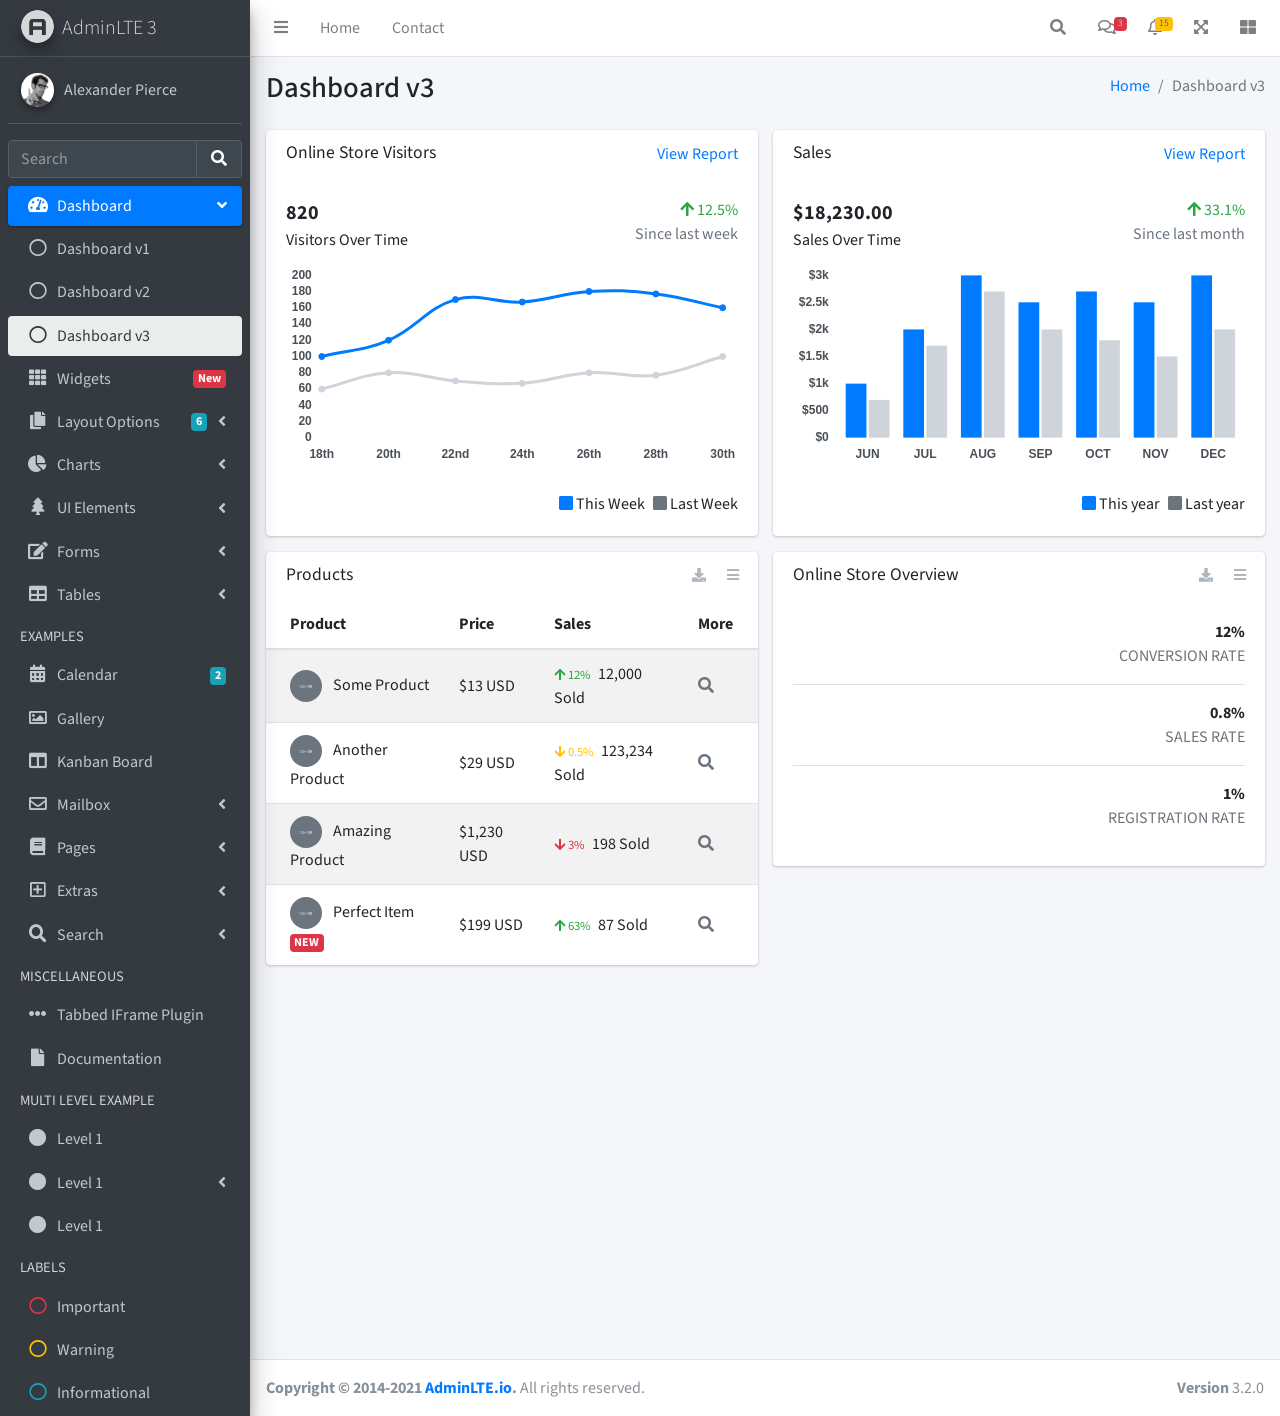
<file: LTE_Bootstrap/index3.html>
<!DOCTYPE html>
<html lang="en">
<head>
  <meta charset="utf-8">
  <meta name="viewport" content="width=device-width, initial-scale=1">
  <title>AdminLTE 3 | Dashboard 3</title>

  <!-- Google Font: Source Sans Pro -->
  <link rel="stylesheet" href="https://fonts.googleapis.com/css?family=Source+Sans+Pro:300,400,400i,700&display=fallback">
  <!-- Font Awesome Icons -->
  <link rel="stylesheet" href="plugins/fontawesome-free/css/all.min.css">
  <!-- IonIcons -->
  <link rel="stylesheet" href="https://code.ionicframework.com/ionicons/2.0.1/css/ionicons.min.css">
  <!-- Theme style -->
  <link rel="stylesheet" href="dist/css/adminlte.min.css">
</head>
<!--
`body` tag options:

  Apply one or more of the following classes to to the body tag
  to get the desired effect

  * sidebar-collapse
  * sidebar-mini
-->
<body class="hold-transition sidebar-mini">
<div class="wrapper">
  <!-- Navbar -->
  <nav class="main-header navbar navbar-expand navbar-white navbar-light">
    <!-- Left navbar links -->
    <ul class="navbar-nav">
      <li class="nav-item">
        <a class="nav-link" data-widget="pushmenu" href="#" role="button"><i class="fas fa-bars"></i></a>
      </li>
      <li class="nav-item d-none d-sm-inline-block">
        <a href="index3.html" class="nav-link">Home</a>
      </li>
      <li class="nav-item d-none d-sm-inline-block">
        <a href="#" class="nav-link">Contact</a>
      </li>
    </ul>

    <!-- Right navbar links -->
    <ul class="navbar-nav ml-auto">
      <!-- Navbar Search -->
      <li class="nav-item">
        <a class="nav-link" data-widget="navbar-search" href="#" role="button">
          <i class="fas fa-search"></i>
        </a>
        <div class="navbar-search-block">
          <form class="form-inline">
            <div class="input-group input-group-sm">
              <input class="form-control form-control-navbar" type="search" placeholder="Search" aria-label="Search">
              <div class="input-group-append">
                <button class="btn btn-navbar" type="submit">
                  <i class="fas fa-search"></i>
                </button>
                <button class="btn btn-navbar" type="button" data-widget="navbar-search">
                  <i class="fas fa-times"></i>
                </button>
              </div>
            </div>
          </form>
        </div>
      </li>

      <!-- Messages Dropdown Menu -->
      <li class="nav-item dropdown">
        <a class="nav-link" data-toggle="dropdown" href="#">
          <i class="far fa-comments"></i>
          <span class="badge badge-danger navbar-badge">3</span>
        </a>
        <div class="dropdown-menu dropdown-menu-lg dropdown-menu-right">
          <a href="#" class="dropdown-item">
            <!-- Message Start -->
            <div class="media">
              <img src="dist/img/user1-128x128.jpg" alt="User Avatar" class="img-size-50 mr-3 img-circle">
              <div class="media-body">
                <h3 class="dropdown-item-title">
                  Brad Diesel
                  <span class="float-right text-sm text-danger"><i class="fas fa-star"></i></span>
                </h3>
                <p class="text-sm">Call me whenever you can...</p>
                <p class="text-sm text-muted"><i class="far fa-clock mr-1"></i> 4 Hours Ago</p>
              </div>
            </div>
            <!-- Message End -->
          </a>
          <div class="dropdown-divider"></div>
          <a href="#" class="dropdown-item">
            <!-- Message Start -->
            <div class="media">
              <img src="dist/img/user8-128x128.jpg" alt="User Avatar" class="img-size-50 img-circle mr-3">
              <div class="media-body">
                <h3 class="dropdown-item-title">
                  John Pierce
                  <span class="float-right text-sm text-muted"><i class="fas fa-star"></i></span>
                </h3>
                <p class="text-sm">I got your message bro</p>
                <p class="text-sm text-muted"><i class="far fa-clock mr-1"></i> 4 Hours Ago</p>
              </div>
            </div>
            <!-- Message End -->
          </a>
          <div class="dropdown-divider"></div>
          <a href="#" class="dropdown-item">
            <!-- Message Start -->
            <div class="media">
              <img src="dist/img/user3-128x128.jpg" alt="User Avatar" class="img-size-50 img-circle mr-3">
              <div class="media-body">
                <h3 class="dropdown-item-title">
                  Nora Silvester
                  <span class="float-right text-sm text-warning"><i class="fas fa-star"></i></span>
                </h3>
                <p class="text-sm">The subject goes here</p>
                <p class="text-sm text-muted"><i class="far fa-clock mr-1"></i> 4 Hours Ago</p>
              </div>
            </div>
            <!-- Message End -->
          </a>
          <div class="dropdown-divider"></div>
          <a href="#" class="dropdown-item dropdown-footer">See All Messages</a>
        </div>
      </li>
      <!-- Notifications Dropdown Menu -->
      <li class="nav-item dropdown">
        <a class="nav-link" data-toggle="dropdown" href="#">
          <i class="far fa-bell"></i>
          <span class="badge badge-warning navbar-badge">15</span>
        </a>
        <div class="dropdown-menu dropdown-menu-lg dropdown-menu-right">
          <span class="dropdown-item dropdown-header">15 Notifications</span>
          <div class="dropdown-divider"></div>
          <a href="#" class="dropdown-item">
            <i class="fas fa-envelope mr-2"></i> 4 new messages
            <span class="float-right text-muted text-sm">3 mins</span>
          </a>
          <div class="dropdown-divider"></div>
          <a href="#" class="dropdown-item">
            <i class="fas fa-users mr-2"></i> 8 friend requests
            <span class="float-right text-muted text-sm">12 hours</span>
          </a>
          <div class="dropdown-divider"></div>
          <a href="#" class="dropdown-item">
            <i class="fas fa-file mr-2"></i> 3 new reports
            <span class="float-right text-muted text-sm">2 days</span>
          </a>
          <div class="dropdown-divider"></div>
          <a href="#" class="dropdown-item dropdown-footer">See All Notifications</a>
        </div>
      </li>
      <li class="nav-item">
        <a class="nav-link" data-widget="fullscreen" href="#" role="button">
          <i class="fas fa-expand-arrows-alt"></i>
        </a>
      </li>
      <li class="nav-item">
        <a class="nav-link" data-widget="control-sidebar" data-slide="true" href="#" role="button">
          <i class="fas fa-th-large"></i>
        </a>
      </li>
    </ul>
  </nav>
  <!-- /.navbar -->

  <!-- Main Sidebar Container -->
  <aside class="main-sidebar sidebar-dark-primary elevation-4">
    <!-- Brand Logo -->
    <a href="index3.html" class="brand-link">
      <img src="dist/img/AdminLTELogo.png" alt="AdminLTE Logo" class="brand-image img-circle elevation-3" style="opacity: .8">
      <span class="brand-text font-weight-light">AdminLTE 3</span>
    </a>

    <!-- Sidebar -->
    <div class="sidebar">
      <!-- Sidebar user panel (optional) -->
      <div class="user-panel mt-3 pb-3 mb-3 d-flex">
        <div class="image">
          <img src="dist/img/user2-160x160.jpg" class="img-circle elevation-2" alt="User Image">
        </div>
        <div class="info">
          <a href="#" class="d-block">Alexander Pierce</a>
        </div>
      </div>

      <!-- SidebarSearch Form -->
      <div class="form-inline">
        <div class="input-group" data-widget="sidebar-search">
          <input class="form-control form-control-sidebar" type="search" placeholder="Search" aria-label="Search">
          <div class="input-group-append">
            <button class="btn btn-sidebar">
              <i class="fas fa-search fa-fw"></i>
            </button>
          </div>
        </div>
      </div>

      <!-- Sidebar Menu -->
      <nav class="mt-2">
        <ul class="nav nav-pills nav-sidebar flex-column" data-widget="treeview" role="menu" data-accordion="false">
          <!-- Add icons to the links using the .nav-icon class
               with font-awesome or any other icon font library -->
          <li class="nav-item menu-open">
            <a href="#" class="nav-link active">
              <i class="nav-icon fas fa-tachometer-alt"></i>
              <p>
                Dashboard
                <i class="right fas fa-angle-left"></i>
              </p>
            </a>
            <ul class="nav nav-treeview">
              <li class="nav-item">
                <a href="./index.html" class="nav-link">
                  <i class="far fa-circle nav-icon"></i>
                  <p>Dashboard v1</p>
                </a>
              </li>
              <li class="nav-item">
                <a href="./index2.html" class="nav-link">
                  <i class="far fa-circle nav-icon"></i>
                  <p>Dashboard v2</p>
                </a>
              </li>
              <li class="nav-item">
                <a href="./index3.html" class="nav-link active">
                  <i class="far fa-circle nav-icon"></i>
                  <p>Dashboard v3</p>
                </a>
              </li>
            </ul>
          </li>
          <li class="nav-item">
            <a href="pages/widgets.html" class="nav-link">
              <i class="nav-icon fas fa-th"></i>
              <p>
                Widgets
                <span class="right badge badge-danger">New</span>
              </p>
            </a>
          </li>
          <li class="nav-item">
            <a href="#" class="nav-link">
              <i class="nav-icon fas fa-copy"></i>
              <p>
                Layout Options
                <i class="fas fa-angle-left right"></i>
                <span class="badge badge-info right">6</span>
              </p>
            </a>
            <ul class="nav nav-treeview">
              <li class="nav-item">
                <a href="pages/layout/top-nav.html" class="nav-link">
                  <i class="far fa-circle nav-icon"></i>
                  <p>Top Navigation</p>
                </a>
              </li>
              <li class="nav-item">
                <a href="pages/layout/top-nav-sidebar.html" class="nav-link">
                  <i class="far fa-circle nav-icon"></i>
                  <p>Top Navigation + Sidebar</p>
                </a>
              </li>
              <li class="nav-item">
                <a href="pages/layout/boxed.html" class="nav-link">
                  <i class="far fa-circle nav-icon"></i>
                  <p>Boxed</p>
                </a>
              </li>
              <li class="nav-item">
                <a href="pages/layout/fixed-sidebar.html" class="nav-link">
                  <i class="far fa-circle nav-icon"></i>
                  <p>Fixed Sidebar</p>
                </a>
              </li>
              <li class="nav-item">
                <a href="pages/layout/fixed-sidebar-custom.html" class="nav-link">
                  <i class="far fa-circle nav-icon"></i>
                  <p>Fixed Sidebar <small>+ Custom Area</small></p>
                </a>
              </li>
              <li class="nav-item">
                <a href="pages/layout/fixed-topnav.html" class="nav-link">
                  <i class="far fa-circle nav-icon"></i>
                  <p>Fixed Navbar</p>
                </a>
              </li>
              <li class="nav-item">
                <a href="pages/layout/fixed-footer.html" class="nav-link">
                  <i class="far fa-circle nav-icon"></i>
                  <p>Fixed Footer</p>
                </a>
              </li>
              <li class="nav-item">
                <a href="pages/layout/collapsed-sidebar.html" class="nav-link">
                  <i class="far fa-circle nav-icon"></i>
                  <p>Collapsed Sidebar</p>
                </a>
              </li>
            </ul>
          </li>
          <li class="nav-item">
            <a href="#" class="nav-link">
              <i class="nav-icon fas fa-chart-pie"></i>
              <p>
                Charts
                <i class="right fas fa-angle-left"></i>
              </p>
            </a>
            <ul class="nav nav-treeview">
              <li class="nav-item">
                <a href="pages/charts/chartjs.html" class="nav-link">
                  <i class="far fa-circle nav-icon"></i>
                  <p>ChartJS</p>
                </a>
              </li>
              <li class="nav-item">
                <a href="pages/charts/flot.html" class="nav-link">
                  <i class="far fa-circle nav-icon"></i>
                  <p>Flot</p>
                </a>
              </li>
              <li class="nav-item">
                <a href="pages/charts/inline.html" class="nav-link">
                  <i class="far fa-circle nav-icon"></i>
                  <p>Inline</p>
                </a>
              </li>
              <li class="nav-item">
                <a href="pages/charts/uplot.html" class="nav-link">
                  <i class="far fa-circle nav-icon"></i>
                  <p>uPlot</p>
                </a>
              </li>
            </ul>
          </li>
          <li class="nav-item">
            <a href="#" class="nav-link">
              <i class="nav-icon fas fa-tree"></i>
              <p>
                UI Elements
                <i class="fas fa-angle-left right"></i>
              </p>
            </a>
            <ul class="nav nav-treeview">
              <li class="nav-item">
                <a href="pages/UI/general.html" class="nav-link">
                  <i class="far fa-circle nav-icon"></i>
                  <p>General</p>
                </a>
              </li>
              <li class="nav-item">
                <a href="pages/UI/icons.html" class="nav-link">
                  <i class="far fa-circle nav-icon"></i>
                  <p>Icons</p>
                </a>
              </li>
              <li class="nav-item">
                <a href="pages/UI/buttons.html" class="nav-link">
                  <i class="far fa-circle nav-icon"></i>
                  <p>Buttons</p>
                </a>
              </li>
              <li class="nav-item">
                <a href="pages/UI/sliders.html" class="nav-link">
                  <i class="far fa-circle nav-icon"></i>
                  <p>Sliders</p>
                </a>
              </li>
              <li class="nav-item">
                <a href="pages/UI/modals.html" class="nav-link">
                  <i class="far fa-circle nav-icon"></i>
                  <p>Modals & Alerts</p>
                </a>
              </li>
              <li class="nav-item">
                <a href="pages/UI/navbar.html" class="nav-link">
                  <i class="far fa-circle nav-icon"></i>
                  <p>Navbar & Tabs</p>
                </a>
              </li>
              <li class="nav-item">
                <a href="pages/UI/timeline.html" class="nav-link">
                  <i class="far fa-circle nav-icon"></i>
                  <p>Timeline</p>
                </a>
              </li>
              <li class="nav-item">
                <a href="pages/UI/ribbons.html" class="nav-link">
                  <i class="far fa-circle nav-icon"></i>
                  <p>Ribbons</p>
                </a>
              </li>
            </ul>
          </li>
          <li class="nav-item">
            <a href="#" class="nav-link">
              <i class="nav-icon fas fa-edit"></i>
              <p>
                Forms
                <i class="fas fa-angle-left right"></i>
              </p>
            </a>
            <ul class="nav nav-treeview">
              <li class="nav-item">
                <a href="pages/forms/general.html" class="nav-link">
                  <i class="far fa-circle nav-icon"></i>
                  <p>General Elements</p>
                </a>
              </li>
              <li class="nav-item">
                <a href="pages/forms/advanced.html" class="nav-link">
                  <i class="far fa-circle nav-icon"></i>
                  <p>Advanced Elements</p>
                </a>
              </li>
              <li class="nav-item">
                <a href="pages/forms/editors.html" class="nav-link">
                  <i class="far fa-circle nav-icon"></i>
                  <p>Editors</p>
                </a>
              </li>
              <li class="nav-item">
                <a href="pages/forms/validation.html" class="nav-link">
                  <i class="far fa-circle nav-icon"></i>
                  <p>Validation</p>
                </a>
              </li>
            </ul>
          </li>
          <li class="nav-item">
            <a href="#" class="nav-link">
              <i class="nav-icon fas fa-table"></i>
              <p>
                Tables
                <i class="fas fa-angle-left right"></i>
              </p>
            </a>
            <ul class="nav nav-treeview">
              <li class="nav-item">
                <a href="pages/tables/simple.html" class="nav-link">
                  <i class="far fa-circle nav-icon"></i>
                  <p>Simple Tables</p>
                </a>
              </li>
              <li class="nav-item">
                <a href="pages/tables/data.html" class="nav-link">
                  <i class="far fa-circle nav-icon"></i>
                  <p>DataTables</p>
                </a>
              </li>
              <li class="nav-item">
                <a href="pages/tables/jsgrid.html" class="nav-link">
                  <i class="far fa-circle nav-icon"></i>
                  <p>jsGrid</p>
                </a>
              </li>
            </ul>
          </li>
          <li class="nav-header">EXAMPLES</li>
          <li class="nav-item">
            <a href="pages/calendar.html" class="nav-link">
              <i class="nav-icon fas fa-calendar-alt"></i>
              <p>
                Calendar
                <span class="badge badge-info right">2</span>
              </p>
            </a>
          </li>
          <li class="nav-item">
            <a href="pages/gallery.html" class="nav-link">
              <i class="nav-icon far fa-image"></i>
              <p>
                Gallery
              </p>
            </a>
          </li>
          <li class="nav-item">
            <a href="pages/kanban.html" class="nav-link">
              <i class="nav-icon fas fa-columns"></i>
              <p>
                Kanban Board
              </p>
            </a>
          </li>
          <li class="nav-item">
            <a href="#" class="nav-link">
              <i class="nav-icon far fa-envelope"></i>
              <p>
                Mailbox
                <i class="fas fa-angle-left right"></i>
              </p>
            </a>
            <ul class="nav nav-treeview">
              <li class="nav-item">
                <a href="pages/mailbox/mailbox.html" class="nav-link">
                  <i class="far fa-circle nav-icon"></i>
                  <p>Inbox</p>
                </a>
              </li>
              <li class="nav-item">
                <a href="pages/mailbox/compose.html" class="nav-link">
                  <i class="far fa-circle nav-icon"></i>
                  <p>Compose</p>
                </a>
              </li>
              <li class="nav-item">
                <a href="pages/mailbox/read-mail.html" class="nav-link">
                  <i class="far fa-circle nav-icon"></i>
                  <p>Read</p>
                </a>
              </li>
            </ul>
          </li>
          <li class="nav-item">
            <a href="#" class="nav-link">
              <i class="nav-icon fas fa-book"></i>
              <p>
                Pages
                <i class="fas fa-angle-left right"></i>
              </p>
            </a>
            <ul class="nav nav-treeview">
              <li class="nav-item">
                <a href="pages/examples/invoice.html" class="nav-link">
                  <i class="far fa-circle nav-icon"></i>
                  <p>Invoice</p>
                </a>
              </li>
              <li class="nav-item">
                <a href="pages/examples/profile.html" class="nav-link">
                  <i class="far fa-circle nav-icon"></i>
                  <p>Profile</p>
                </a>
              </li>
              <li class="nav-item">
                <a href="pages/examples/e-commerce.html" class="nav-link">
                  <i class="far fa-circle nav-icon"></i>
                  <p>E-commerce</p>
                </a>
              </li>
              <li class="nav-item">
                <a href="pages/examples/projects.html" class="nav-link">
                  <i class="far fa-circle nav-icon"></i>
                  <p>Projects</p>
                </a>
              </li>
              <li class="nav-item">
                <a href="pages/examples/project-add.html" class="nav-link">
                  <i class="far fa-circle nav-icon"></i>
                  <p>Project Add</p>
                </a>
              </li>
              <li class="nav-item">
                <a href="pages/examples/project-edit.html" class="nav-link">
                  <i class="far fa-circle nav-icon"></i>
                  <p>Project Edit</p>
                </a>
              </li>
              <li class="nav-item">
                <a href="pages/examples/project-detail.html" class="nav-link">
                  <i class="far fa-circle nav-icon"></i>
                  <p>Project Detail</p>
                </a>
              </li>
              <li class="nav-item">
                <a href="pages/examples/contacts.html" class="nav-link">
                  <i class="far fa-circle nav-icon"></i>
                  <p>Contacts</p>
                </a>
              </li>
              <li class="nav-item">
                <a href="pages/examples/faq.html" class="nav-link">
                  <i class="far fa-circle nav-icon"></i>
                  <p>FAQ</p>
                </a>
              </li>
              <li class="nav-item">
                <a href="pages/examples/contact-us.html" class="nav-link">
                  <i class="far fa-circle nav-icon"></i>
                  <p>Contact us</p>
                </a>
              </li>
            </ul>
          </li>
          <li class="nav-item">
            <a href="#" class="nav-link">
              <i class="nav-icon far fa-plus-square"></i>
              <p>
                Extras
                <i class="fas fa-angle-left right"></i>
              </p>
            </a>
            <ul class="nav nav-treeview">
              <li class="nav-item">
                <a href="#" class="nav-link">
                  <i class="far fa-circle nav-icon"></i>
                  <p>
                    Login & Register v1
                    <i class="fas fa-angle-left right"></i>
                  </p>
                </a>
                <ul class="nav nav-treeview">
                  <li class="nav-item">
                    <a href="pages/examples/login.html" class="nav-link">
                      <i class="far fa-circle nav-icon"></i>
                      <p>Login v1</p>
                    </a>
                  </li>
                  <li class="nav-item">
                    <a href="pages/examples/register.html" class="nav-link">
                      <i class="far fa-circle nav-icon"></i>
                      <p>Register v1</p>
                    </a>
                  </li>
                  <li class="nav-item">
                    <a href="pages/examples/forgot-password.html" class="nav-link">
                      <i class="far fa-circle nav-icon"></i>
                      <p>Forgot Password v1</p>
                    </a>
                  </li>
                  <li class="nav-item">
                    <a href="pages/examples/recover-password.html" class="nav-link">
                      <i class="far fa-circle nav-icon"></i>
                      <p>Recover Password v1</p>
                    </a>
                  </li>
                </ul>
              </li>
              <li class="nav-item">
                <a href="#" class="nav-link">
                  <i class="far fa-circle nav-icon"></i>
                  <p>
                    Login & Register v2
                    <i class="fas fa-angle-left right"></i>
                  </p>
                </a>
                <ul class="nav nav-treeview">
                  <li class="nav-item">
                    <a href="pages/examples/login-v2.html" class="nav-link">
                      <i class="far fa-circle nav-icon"></i>
                      <p>Login v2</p>
                    </a>
                  </li>
                  <li class="nav-item">
                    <a href="pages/examples/register-v2.html" class="nav-link">
                      <i class="far fa-circle nav-icon"></i>
                      <p>Register v2</p>
                    </a>
                  </li>
                  <li class="nav-item">
                    <a href="pages/examples/forgot-password-v2.html" class="nav-link">
                      <i class="far fa-circle nav-icon"></i>
                      <p>Forgot Password v2</p>
                    </a>
                  </li>
                  <li class="nav-item">
                    <a href="pages/examples/recover-password-v2.html" class="nav-link">
                      <i class="far fa-circle nav-icon"></i>
                      <p>Recover Password v2</p>
                    </a>
                  </li>
                </ul>
              </li>
              <li class="nav-item">
                <a href="pages/examples/lockscreen.html" class="nav-link">
                  <i class="far fa-circle nav-icon"></i>
                  <p>Lockscreen</p>
                </a>
              </li>
              <li class="nav-item">
                <a href="pages/examples/legacy-user-menu.html" class="nav-link">
                  <i class="far fa-circle nav-icon"></i>
                  <p>Legacy User Menu</p>
                </a>
              </li>
              <li class="nav-item">
                <a href="pages/examples/language-menu.html" class="nav-link">
                  <i class="far fa-circle nav-icon"></i>
                  <p>Language Menu</p>
                </a>
              </li>
              <li class="nav-item">
                <a href="pages/examples/404.html" class="nav-link">
                  <i class="far fa-circle nav-icon"></i>
                  <p>Error 404</p>
                </a>
              </li>
              <li class="nav-item">
                <a href="pages/examples/500.html" class="nav-link">
                  <i class="far fa-circle nav-icon"></i>
                  <p>Error 500</p>
                </a>
              </li>
              <li class="nav-item">
                <a href="pages/examples/pace.html" class="nav-link">
                  <i class="far fa-circle nav-icon"></i>
                  <p>Pace</p>
                </a>
              </li>
              <li class="nav-item">
                <a href="pages/examples/blank.html" class="nav-link">
                  <i class="far fa-circle nav-icon"></i>
                  <p>Blank Page</p>
                </a>
              </li>
              <li class="nav-item">
                <a href="starter.html" class="nav-link">
                  <i class="far fa-circle nav-icon"></i>
                  <p>Starter Page</p>
                </a>
              </li>
            </ul>
          </li>
          <li class="nav-item">
            <a href="#" class="nav-link">
              <i class="nav-icon fas fa-search"></i>
              <p>
                Search
                <i class="fas fa-angle-left right"></i>
              </p>
            </a>
            <ul class="nav nav-treeview">
              <li class="nav-item">
                <a href="pages/search/simple.html" class="nav-link">
                  <i class="far fa-circle nav-icon"></i>
                  <p>Simple Search</p>
                </a>
              </li>
              <li class="nav-item">
                <a href="pages/search/enhanced.html" class="nav-link">
                  <i class="far fa-circle nav-icon"></i>
                  <p>Enhanced</p>
                </a>
              </li>
            </ul>
          </li>
          <li class="nav-header">MISCELLANEOUS</li>
          <li class="nav-item">
            <a href="iframe.html" class="nav-link">
              <i class="nav-icon fas fa-ellipsis-h"></i>
              <p>Tabbed IFrame Plugin</p>
            </a>
          </li>
          <li class="nav-item">
            <a href="https://adminlte.io/docs/3.1/" class="nav-link">
              <i class="nav-icon fas fa-file"></i>
              <p>Documentation</p>
            </a>
          </li>
          <li class="nav-header">MULTI LEVEL EXAMPLE</li>
          <li class="nav-item">
            <a href="#" class="nav-link">
              <i class="fas fa-circle nav-icon"></i>
              <p>Level 1</p>
            </a>
          </li>
          <li class="nav-item">
            <a href="#" class="nav-link">
              <i class="nav-icon fas fa-circle"></i>
              <p>
                Level 1
                <i class="right fas fa-angle-left"></i>
              </p>
            </a>
            <ul class="nav nav-treeview">
              <li class="nav-item">
                <a href="#" class="nav-link">
                  <i class="far fa-circle nav-icon"></i>
                  <p>Level 2</p>
                </a>
              </li>
              <li class="nav-item">
                <a href="#" class="nav-link">
                  <i class="far fa-circle nav-icon"></i>
                  <p>
                    Level 2
                    <i class="right fas fa-angle-left"></i>
                  </p>
                </a>
                <ul class="nav nav-treeview">
                  <li class="nav-item">
                    <a href="#" class="nav-link">
                      <i class="far fa-dot-circle nav-icon"></i>
                      <p>Level 3</p>
                    </a>
                  </li>
                  <li class="nav-item">
                    <a href="#" class="nav-link">
                      <i class="far fa-dot-circle nav-icon"></i>
                      <p>Level 3</p>
                    </a>
                  </li>
                  <li class="nav-item">
                    <a href="#" class="nav-link">
                      <i class="far fa-dot-circle nav-icon"></i>
                      <p>Level 3</p>
                    </a>
                  </li>
                </ul>
              </li>
              <li class="nav-item">
                <a href="#" class="nav-link">
                  <i class="far fa-circle nav-icon"></i>
                  <p>Level 2</p>
                </a>
              </li>
            </ul>
          </li>
          <li class="nav-item">
            <a href="#" class="nav-link">
              <i class="fas fa-circle nav-icon"></i>
              <p>Level 1</p>
            </a>
          </li>
          <li class="nav-header">LABELS</li>
          <li class="nav-item">
            <a href="#" class="nav-link">
              <i class="nav-icon far fa-circle text-danger"></i>
              <p class="text">Important</p>
            </a>
          </li>
          <li class="nav-item">
            <a href="#" class="nav-link">
              <i class="nav-icon far fa-circle text-warning"></i>
              <p>Warning</p>
            </a>
          </li>
          <li class="nav-item">
            <a href="#" class="nav-link">
              <i class="nav-icon far fa-circle text-info"></i>
              <p>Informational</p>
            </a>
          </li>
        </ul>
      </nav>
      <!-- /.sidebar-menu -->
    </div>
    <!-- /.sidebar -->
  </aside>

  <!-- Content Wrapper. Contains page content -->
  <div class="content-wrapper">
    <!-- Content Header (Page header) -->
    <div class="content-header">
      <div class="container-fluid">
        <div class="row mb-2">
          <div class="col-sm-6">
            <h1 class="m-0">Dashboard v3</h1>
          </div><!-- /.col -->
          <div class="col-sm-6">
            <ol class="breadcrumb float-sm-right">
              <li class="breadcrumb-item"><a href="#">Home</a></li>
              <li class="breadcrumb-item active">Dashboard v3</li>
            </ol>
          </div><!-- /.col -->
        </div><!-- /.row -->
      </div><!-- /.container-fluid -->
    </div>
    <!-- /.content-header -->

    <!-- Main content -->
    <div class="content">
      <div class="container-fluid">
        <div class="row">
          <div class="col-lg-6">
            <div class="card">
              <div class="card-header border-0">
                <div class="d-flex justify-content-between">
                  <h3 class="card-title">Online Store Visitors</h3>
                  <a href="javascript:void(0);">View Report</a>
                </div>
              </div>
              <div class="card-body">
                <div class="d-flex">
                  <p class="d-flex flex-column">
                    <span class="text-bold text-lg">820</span>
                    <span>Visitors Over Time</span>
                  </p>
                  <p class="ml-auto d-flex flex-column text-right">
                    <span class="text-success">
                      <i class="fas fa-arrow-up"></i> 12.5%
                    </span>
                    <span class="text-muted">Since last week</span>
                  </p>
                </div>
                <!-- /.d-flex -->

                <div class="position-relative mb-4">
                  <canvas id="visitors-chart" height="200"></canvas>
                </div>

                <div class="d-flex flex-row justify-content-end">
                  <span class="mr-2">
                    <i class="fas fa-square text-primary"></i> This Week
                  </span>

                  <span>
                    <i class="fas fa-square text-gray"></i> Last Week
                  </span>
                </div>
              </div>
            </div>
            <!-- /.card -->

            <div class="card">
              <div class="card-header border-0">
                <h3 class="card-title">Products</h3>
                <div class="card-tools">
                  <a href="#" class="btn btn-tool btn-sm">
                    <i class="fas fa-download"></i>
                  </a>
                  <a href="#" class="btn btn-tool btn-sm">
                    <i class="fas fa-bars"></i>
                  </a>
                </div>
              </div>
              <div class="card-body table-responsive p-0">
                <table class="table table-striped table-valign-middle">
                  <thead>
                  <tr>
                    <th>Product</th>
                    <th>Price</th>
                    <th>Sales</th>
                    <th>More</th>
                  </tr>
                  </thead>
                  <tbody>
                  <tr>
                    <td>
                      <img src="dist/img/default-150x150.png" alt="Product 1" class="img-circle img-size-32 mr-2">
                      Some Product
                    </td>
                    <td>$13 USD</td>
                    <td>
                      <small class="text-success mr-1">
                        <i class="fas fa-arrow-up"></i>
                        12%
                      </small>
                      12,000 Sold
                    </td>
                    <td>
                      <a href="#" class="text-muted">
                        <i class="fas fa-search"></i>
                      </a>
                    </td>
                  </tr>
                  <tr>
                    <td>
                      <img src="dist/img/default-150x150.png" alt="Product 1" class="img-circle img-size-32 mr-2">
                      Another Product
                    </td>
                    <td>$29 USD</td>
                    <td>
                      <small class="text-warning mr-1">
                        <i class="fas fa-arrow-down"></i>
                        0.5%
                      </small>
                      123,234 Sold
                    </td>
                    <td>
                      <a href="#" class="text-muted">
                        <i class="fas fa-search"></i>
                      </a>
                    </td>
                  </tr>
                  <tr>
                    <td>
                      <img src="dist/img/default-150x150.png" alt="Product 1" class="img-circle img-size-32 mr-2">
                      Amazing Product
                    </td>
                    <td>$1,230 USD</td>
                    <td>
                      <small class="text-danger mr-1">
                        <i class="fas fa-arrow-down"></i>
                        3%
                      </small>
                      198 Sold
                    </td>
                    <td>
                      <a href="#" class="text-muted">
                        <i class="fas fa-search"></i>
                      </a>
                    </td>
                  </tr>
                  <tr>
                    <td>
                      <img src="dist/img/default-150x150.png" alt="Product 1" class="img-circle img-size-32 mr-2">
                      Perfect Item
                      <span class="badge bg-danger">NEW</span>
                    </td>
                    <td>$199 USD</td>
                    <td>
                      <small class="text-success mr-1">
                        <i class="fas fa-arrow-up"></i>
                        63%
                      </small>
                      87 Sold
                    </td>
                    <td>
                      <a href="#" class="text-muted">
                        <i class="fas fa-search"></i>
                      </a>
                    </td>
                  </tr>
                  </tbody>
                </table>
              </div>
            </div>
            <!-- /.card -->
          </div>
          <!-- /.col-md-6 -->
          <div class="col-lg-6">
            <div class="card">
              <div class="card-header border-0">
                <div class="d-flex justify-content-between">
                  <h3 class="card-title">Sales</h3>
                  <a href="javascript:void(0);">View Report</a>
                </div>
              </div>
              <div class="card-body">
                <div class="d-flex">
                  <p class="d-flex flex-column">
                    <span class="text-bold text-lg">$18,230.00</span>
                    <span>Sales Over Time</span>
                  </p>
                  <p class="ml-auto d-flex flex-column text-right">
                    <span class="text-success">
                      <i class="fas fa-arrow-up"></i> 33.1%
                    </span>
                    <span class="text-muted">Since last month</span>
                  </p>
                </div>
                <!-- /.d-flex -->

                <div class="position-relative mb-4">
                  <canvas id="sales-chart" height="200"></canvas>
                </div>

                <div class="d-flex flex-row justify-content-end">
                  <span class="mr-2">
                    <i class="fas fa-square text-primary"></i> This year
                  </span>

                  <span>
                    <i class="fas fa-square text-gray"></i> Last year
                  </span>
                </div>
              </div>
            </div>
            <!-- /.card -->

            <div class="card">
              <div class="card-header border-0">
                <h3 class="card-title">Online Store Overview</h3>
                <div class="card-tools">
                  <a href="#" class="btn btn-sm btn-tool">
                    <i class="fas fa-download"></i>
                  </a>
                  <a href="#" class="btn btn-sm btn-tool">
                    <i class="fas fa-bars"></i>
                  </a>
                </div>
              </div>
              <div class="card-body">
                <div class="d-flex justify-content-between align-items-center border-bottom mb-3">
                  <p class="text-success text-xl">
                    <i class="ion ion-ios-refresh-empty"></i>
                  </p>
                  <p class="d-flex flex-column text-right">
                    <span class="font-weight-bold">
                      <i class="ion ion-android-arrow-up text-success"></i> 12%
                    </span>
                    <span class="text-muted">CONVERSION RATE</span>
                  </p>
                </div>
                <!-- /.d-flex -->
                <div class="d-flex justify-content-between align-items-center border-bottom mb-3">
                  <p class="text-warning text-xl">
                    <i class="ion ion-ios-cart-outline"></i>
                  </p>
                  <p class="d-flex flex-column text-right">
                    <span class="font-weight-bold">
                      <i class="ion ion-android-arrow-up text-warning"></i> 0.8%
                    </span>
                    <span class="text-muted">SALES RATE</span>
                  </p>
                </div>
                <!-- /.d-flex -->
                <div class="d-flex justify-content-between align-items-center mb-0">
                  <p class="text-danger text-xl">
                    <i class="ion ion-ios-people-outline"></i>
                  </p>
                  <p class="d-flex flex-column text-right">
                    <span class="font-weight-bold">
                      <i class="ion ion-android-arrow-down text-danger"></i> 1%
                    </span>
                    <span class="text-muted">REGISTRATION RATE</span>
                  </p>
                </div>
                <!-- /.d-flex -->
              </div>
            </div>
          </div>
          <!-- /.col-md-6 -->
        </div>
        <!-- /.row -->
      </div>
      <!-- /.container-fluid -->
    </div>
    <!-- /.content -->
  </div>
  <!-- /.content-wrapper -->

  <!-- Control Sidebar -->
  <aside class="control-sidebar control-sidebar-dark">
    <!-- Control sidebar content goes here -->
  </aside>
  <!-- /.control-sidebar -->

  <!-- Main Footer -->
  <footer class="main-footer">
    <strong>Copyright &copy; 2014-2021 <a href="https://adminlte.io">AdminLTE.io</a>.</strong>
    All rights reserved.
    <div class="float-right d-none d-sm-inline-block">
      <b>Version</b> 3.2.0
    </div>
  </footer>
</div>
<!-- ./wrapper -->

<!-- REQUIRED SCRIPTS -->

<!-- jQuery -->
<script src="plugins/jquery/jquery.min.js"></script>
<!-- Bootstrap -->
<script src="plugins/bootstrap/js/bootstrap.bundle.min.js"></script>
<!-- AdminLTE -->
<script src="dist/js/adminlte.js"></script>

<!-- OPTIONAL SCRIPTS -->
<script src="plugins/chart.js/Chart.min.js"></script>
<!-- AdminLTE for demo purposes -->
<script src="dist/js/demo.js"></script>
<!-- AdminLTE dashboard demo (This is only for demo purposes) -->
<script src="dist/js/pages/dashboard3.js"></script>
</body>
</html>
</file>
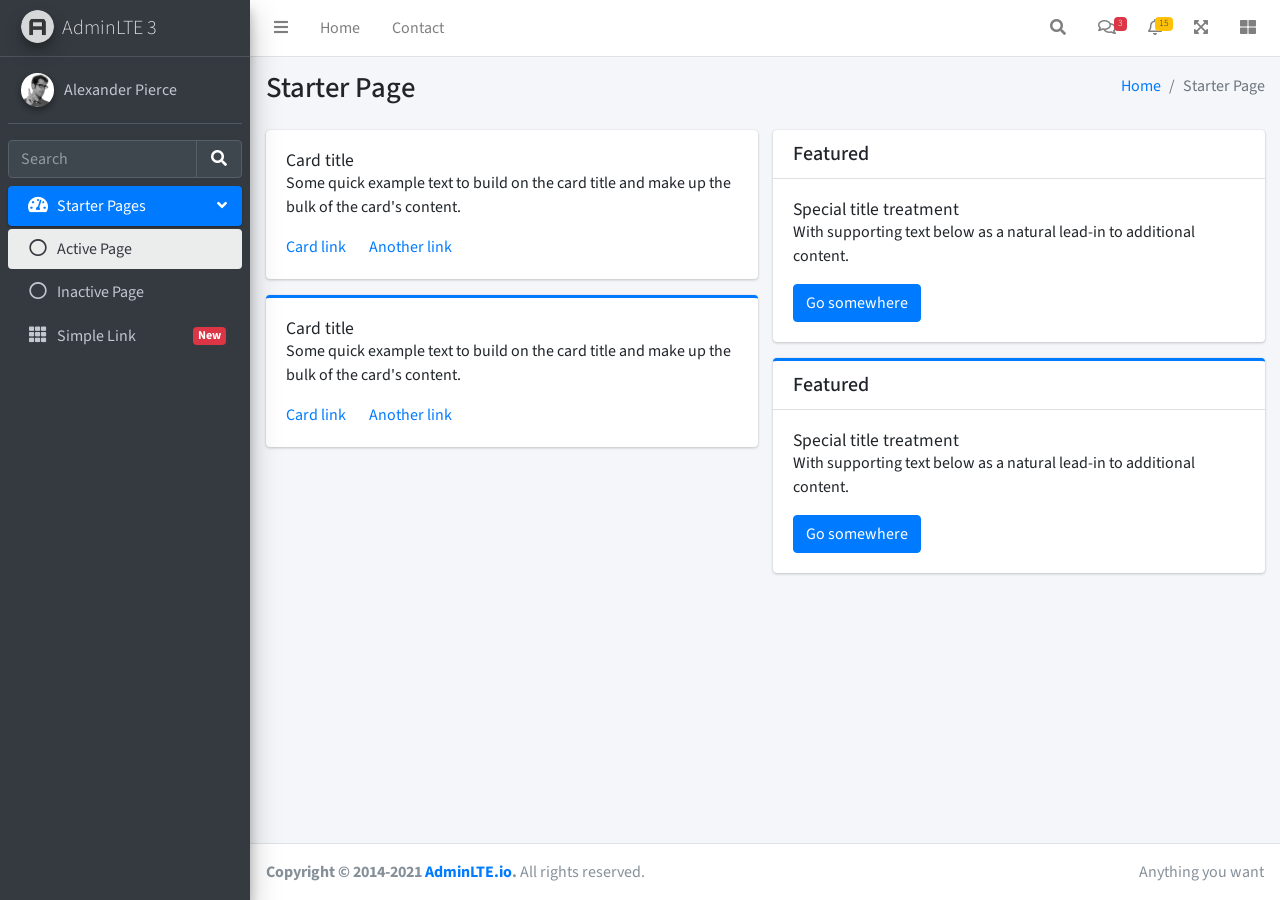
<file: LTE_Bootstrap/starter.html>
<!DOCTYPE html>
<!--
This is a starter template page. Use this page to start your new project from
scratch. This page gets rid of all links and provides the needed markup only.
-->
<html lang="en">
<head>
  <meta charset="utf-8">
  <meta name="viewport" content="width=device-width, initial-scale=1">
  <title>AdminLTE 3 | Starter</title>

  <!-- Google Font: Source Sans Pro -->
  <link rel="stylesheet" href="https://fonts.googleapis.com/css?family=Source+Sans+Pro:300,400,400i,700&display=fallback">
  <!-- Font Awesome Icons -->
  <link rel="stylesheet" href="plugins/fontawesome-free/css/all.min.css">
  <!-- Theme style -->
  <link rel="stylesheet" href="dist/css/adminlte.min.css">
</head>
<body class="hold-transition sidebar-mini">
<div class="wrapper">

  <!-- Navbar -->
  <nav class="main-header navbar navbar-expand navbar-white navbar-light">
    <!-- Left navbar links -->
    <ul class="navbar-nav">
      <li class="nav-item">
        <a class="nav-link" data-widget="pushmenu" href="#" role="button"><i class="fas fa-bars"></i></a>
      </li>
      <li class="nav-item d-none d-sm-inline-block">
        <a href="index3.html" class="nav-link">Home</a>
      </li>
      <li class="nav-item d-none d-sm-inline-block">
        <a href="#" class="nav-link">Contact</a>
      </li>
    </ul>

    <!-- Right navbar links -->
    <ul class="navbar-nav ml-auto">
      <!-- Navbar Search -->
      <li class="nav-item">
        <a class="nav-link" data-widget="navbar-search" href="#" role="button">
          <i class="fas fa-search"></i>
        </a>
        <div class="navbar-search-block">
          <form class="form-inline">
            <div class="input-group input-group-sm">
              <input class="form-control form-control-navbar" type="search" placeholder="Search" aria-label="Search">
              <div class="input-group-append">
                <button class="btn btn-navbar" type="submit">
                  <i class="fas fa-search"></i>
                </button>
                <button class="btn btn-navbar" type="button" data-widget="navbar-search">
                  <i class="fas fa-times"></i>
                </button>
              </div>
            </div>
          </form>
        </div>
      </li>

      <!-- Messages Dropdown Menu -->
      <li class="nav-item dropdown">
        <a class="nav-link" data-toggle="dropdown" href="#">
          <i class="far fa-comments"></i>
          <span class="badge badge-danger navbar-badge">3</span>
        </a>
        <div class="dropdown-menu dropdown-menu-lg dropdown-menu-right">
          <a href="#" class="dropdown-item">
            <!-- Message Start -->
            <div class="media">
              <img src="dist/img/user1-128x128.jpg" alt="User Avatar" class="img-size-50 mr-3 img-circle">
              <div class="media-body">
                <h3 class="dropdown-item-title">
                  Brad Diesel
                  <span class="float-right text-sm text-danger"><i class="fas fa-star"></i></span>
                </h3>
                <p class="text-sm">Call me whenever you can...</p>
                <p class="text-sm text-muted"><i class="far fa-clock mr-1"></i> 4 Hours Ago</p>
              </div>
            </div>
            <!-- Message End -->
          </a>
          <div class="dropdown-divider"></div>
          <a href="#" class="dropdown-item">
            <!-- Message Start -->
            <div class="media">
              <img src="dist/img/user8-128x128.jpg" alt="User Avatar" class="img-size-50 img-circle mr-3">
              <div class="media-body">
                <h3 class="dropdown-item-title">
                  John Pierce
                  <span class="float-right text-sm text-muted"><i class="fas fa-star"></i></span>
                </h3>
                <p class="text-sm">I got your message bro</p>
                <p class="text-sm text-muted"><i class="far fa-clock mr-1"></i> 4 Hours Ago</p>
              </div>
            </div>
            <!-- Message End -->
          </a>
          <div class="dropdown-divider"></div>
          <a href="#" class="dropdown-item">
            <!-- Message Start -->
            <div class="media">
              <img src="dist/img/user3-128x128.jpg" alt="User Avatar" class="img-size-50 img-circle mr-3">
              <div class="media-body">
                <h3 class="dropdown-item-title">
                  Nora Silvester
                  <span class="float-right text-sm text-warning"><i class="fas fa-star"></i></span>
                </h3>
                <p class="text-sm">The subject goes here</p>
                <p class="text-sm text-muted"><i class="far fa-clock mr-1"></i> 4 Hours Ago</p>
              </div>
            </div>
            <!-- Message End -->
          </a>
          <div class="dropdown-divider"></div>
          <a href="#" class="dropdown-item dropdown-footer">See All Messages</a>
        </div>
      </li>
      <!-- Notifications Dropdown Menu -->
      <li class="nav-item dropdown">
        <a class="nav-link" data-toggle="dropdown" href="#">
          <i class="far fa-bell"></i>
          <span class="badge badge-warning navbar-badge">15</span>
        </a>
        <div class="dropdown-menu dropdown-menu-lg dropdown-menu-right">
          <span class="dropdown-header">15 Notifications</span>
          <div class="dropdown-divider"></div>
          <a href="#" class="dropdown-item">
            <i class="fas fa-envelope mr-2"></i> 4 new messages
            <span class="float-right text-muted text-sm">3 mins</span>
          </a>
          <div class="dropdown-divider"></div>
          <a href="#" class="dropdown-item">
            <i class="fas fa-users mr-2"></i> 8 friend requests
            <span class="float-right text-muted text-sm">12 hours</span>
          </a>
          <div class="dropdown-divider"></div>
          <a href="#" class="dropdown-item">
            <i class="fas fa-file mr-2"></i> 3 new reports
            <span class="float-right text-muted text-sm">2 days</span>
          </a>
          <div class="dropdown-divider"></div>
          <a href="#" class="dropdown-item dropdown-footer">See All Notifications</a>
        </div>
      </li>
      <li class="nav-item">
        <a class="nav-link" data-widget="fullscreen" href="#" role="button">
          <i class="fas fa-expand-arrows-alt"></i>
        </a>
      </li>
      <li class="nav-item">
        <a class="nav-link" data-widget="control-sidebar" data-slide="true" href="#" role="button">
          <i class="fas fa-th-large"></i>
        </a>
      </li>
    </ul>
  </nav>
  <!-- /.navbar -->

  <!-- Main Sidebar Container -->
  <aside class="main-sidebar sidebar-dark-primary elevation-4">
    <!-- Brand Logo -->
    <a href="index3.html" class="brand-link">
      <img src="dist/img/AdminLTELogo.png" alt="AdminLTE Logo" class="brand-image img-circle elevation-3" style="opacity: .8">
      <span class="brand-text font-weight-light">AdminLTE 3</span>
    </a>

    <!-- Sidebar -->
    <div class="sidebar">
      <!-- Sidebar user panel (optional) -->
      <div class="user-panel mt-3 pb-3 mb-3 d-flex">
        <div class="image">
          <img src="dist/img/user2-160x160.jpg" class="img-circle elevation-2" alt="User Image">
        </div>
        <div class="info">
          <a href="#" class="d-block">Alexander Pierce</a>
        </div>
      </div>

      <!-- SidebarSearch Form -->
      <div class="form-inline">
        <div class="input-group" data-widget="sidebar-search">
          <input class="form-control form-control-sidebar" type="search" placeholder="Search" aria-label="Search">
          <div class="input-group-append">
            <button class="btn btn-sidebar">
              <i class="fas fa-search fa-fw"></i>
            </button>
          </div>
        </div>
      </div>

      <!-- Sidebar Menu -->
      <nav class="mt-2">
        <ul class="nav nav-pills nav-sidebar flex-column" data-widget="treeview" role="menu" data-accordion="false">
          <!-- Add icons to the links using the .nav-icon class
               with font-awesome or any other icon font library -->
          <li class="nav-item menu-open">
            <a href="#" class="nav-link active">
              <i class="nav-icon fas fa-tachometer-alt"></i>
              <p>
                Starter Pages
                <i class="right fas fa-angle-left"></i>
              </p>
            </a>
            <ul class="nav nav-treeview">
              <li class="nav-item">
                <a href="#" class="nav-link active">
                  <i class="far fa-circle nav-icon"></i>
                  <p>Active Page</p>
                </a>
              </li>
              <li class="nav-item">
                <a href="#" class="nav-link">
                  <i class="far fa-circle nav-icon"></i>
                  <p>Inactive Page</p>
                </a>
              </li>
            </ul>
          </li>
          <li class="nav-item">
            <a href="#" class="nav-link">
              <i class="nav-icon fas fa-th"></i>
              <p>
                Simple Link
                <span class="right badge badge-danger">New</span>
              </p>
            </a>
          </li>
        </ul>
      </nav>
      <!-- /.sidebar-menu -->
    </div>
    <!-- /.sidebar -->
  </aside>

  <!-- Content Wrapper. Contains page content -->
  <div class="content-wrapper">
    <!-- Content Header (Page header) -->
    <div class="content-header">
      <div class="container-fluid">
        <div class="row mb-2">
          <div class="col-sm-6">
            <h1 class="m-0">Starter Page</h1>
          </div><!-- /.col -->
          <div class="col-sm-6">
            <ol class="breadcrumb float-sm-right">
              <li class="breadcrumb-item"><a href="#">Home</a></li>
              <li class="breadcrumb-item active">Starter Page</li>
            </ol>
          </div><!-- /.col -->
        </div><!-- /.row -->
      </div><!-- /.container-fluid -->
    </div>
    <!-- /.content-header -->

    <!-- Main content -->
    <div class="content">
      <div class="container-fluid">
        <div class="row">
          <div class="col-lg-6">
            <div class="card">
              <div class="card-body">
                <h5 class="card-title">Card title</h5>

                <p class="card-text">
                  Some quick example text to build on the card title and make up the bulk of the card's
                  content.
                </p>

                <a href="#" class="card-link">Card link</a>
                <a href="#" class="card-link">Another link</a>
              </div>
            </div>

            <div class="card card-primary card-outline">
              <div class="card-body">
                <h5 class="card-title">Card title</h5>

                <p class="card-text">
                  Some quick example text to build on the card title and make up the bulk of the card's
                  content.
                </p>
                <a href="#" class="card-link">Card link</a>
                <a href="#" class="card-link">Another link</a>
              </div>
            </div><!-- /.card -->
          </div>
          <!-- /.col-md-6 -->
          <div class="col-lg-6">
            <div class="card">
              <div class="card-header">
                <h5 class="m-0">Featured</h5>
              </div>
              <div class="card-body">
                <h6 class="card-title">Special title treatment</h6>

                <p class="card-text">With supporting text below as a natural lead-in to additional content.</p>
                <a href="#" class="btn btn-primary">Go somewhere</a>
              </div>
            </div>

            <div class="card card-primary card-outline">
              <div class="card-header">
                <h5 class="m-0">Featured</h5>
              </div>
              <div class="card-body">
                <h6 class="card-title">Special title treatment</h6>

                <p class="card-text">With supporting text below as a natural lead-in to additional content.</p>
                <a href="#" class="btn btn-primary">Go somewhere</a>
              </div>
            </div>
          </div>
          <!-- /.col-md-6 -->
        </div>
        <!-- /.row -->
      </div><!-- /.container-fluid -->
    </div>
    <!-- /.content -->
  </div>
  <!-- /.content-wrapper -->

  <!-- Control Sidebar -->
  <aside class="control-sidebar control-sidebar-dark">
    <!-- Control sidebar content goes here -->
    <div class="p-3">
      <h5>Title</h5>
      <p>Sidebar content</p>
    </div>
  </aside>
  <!-- /.control-sidebar -->

  <!-- Main Footer -->
  <footer class="main-footer">
    <!-- To the right -->
    <div class="float-right d-none d-sm-inline">
      Anything you want
    </div>
    <!-- Default to the left -->
    <strong>Copyright &copy; 2014-2021 <a href="https://adminlte.io">AdminLTE.io</a>.</strong> All rights reserved.
  </footer>
</div>
<!-- ./wrapper -->

<!-- REQUIRED SCRIPTS -->

<!-- jQuery -->
<script src="plugins/jquery/jquery.min.js"></script>
<!-- Bootstrap 4 -->
<script src="plugins/bootstrap/js/bootstrap.bundle.min.js"></script>
<!-- AdminLTE App -->
<script src="dist/js/adminlte.min.js"></script>
</body>
</html>
</file>
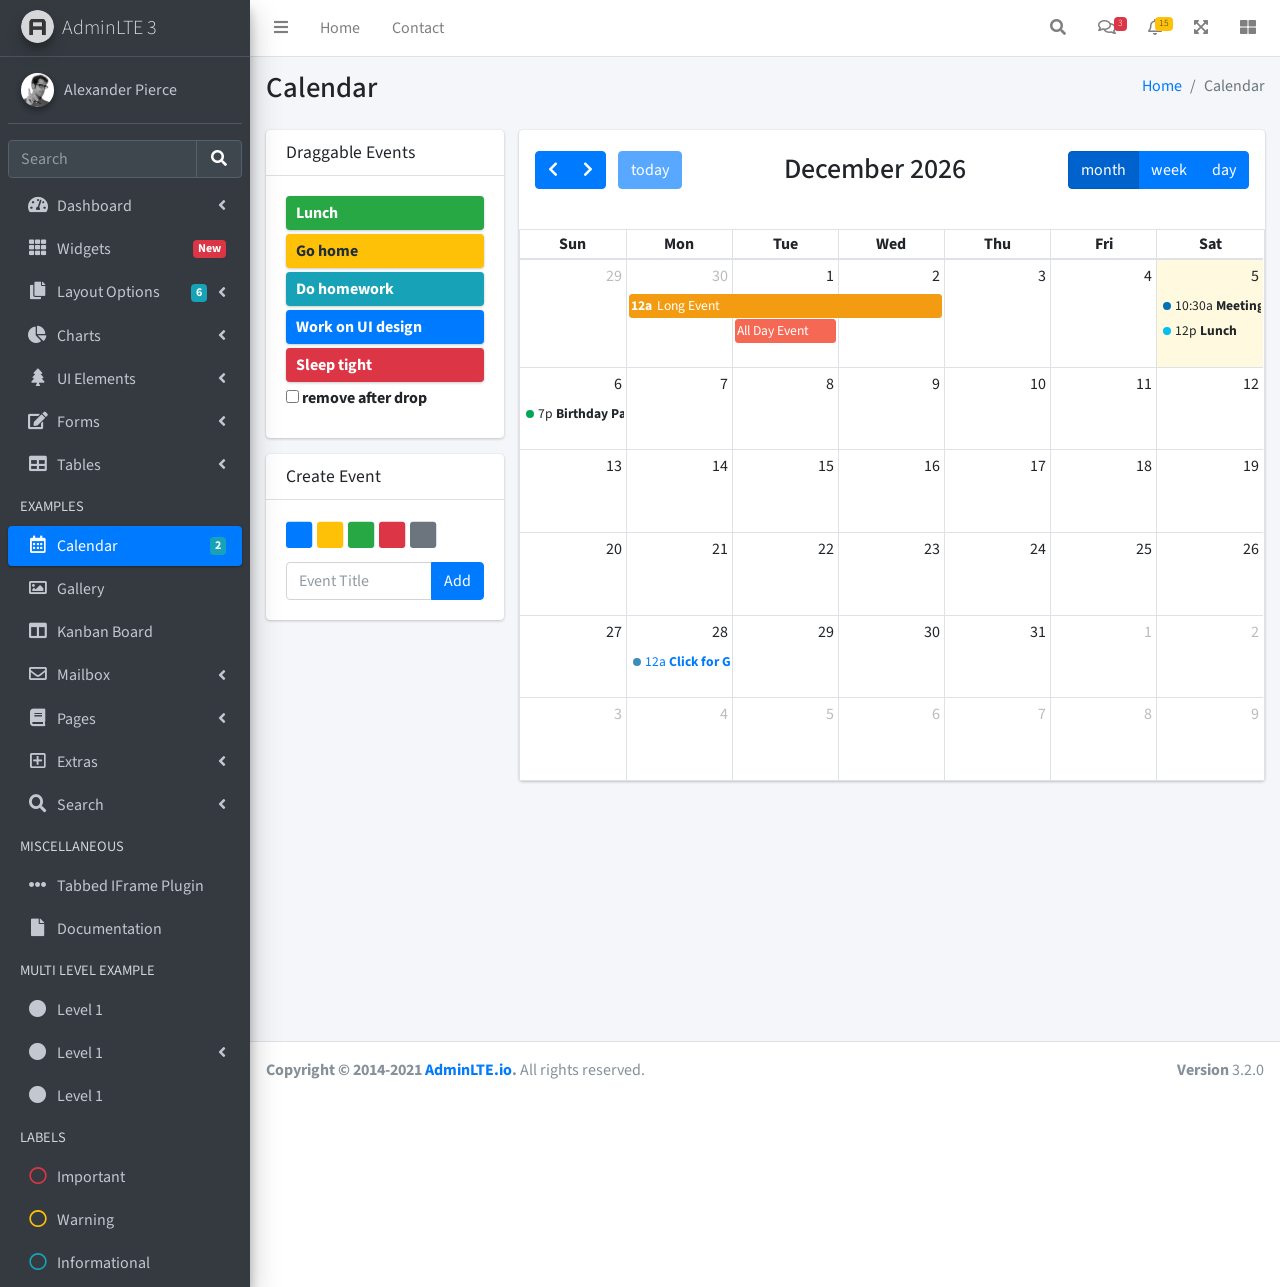
<file: LTE_Bootstrap/pages/calendar.html>
<!DOCTYPE html>
<html lang="en">
<head>
  <meta charset="utf-8">
  <meta name="viewport" content="width=device-width, initial-scale=1">
  <title>AdminLTE 3 | Calendar</title>

  <!-- Google Font: Source Sans Pro -->
  <link rel="stylesheet" href="https://fonts.googleapis.com/css?family=Source+Sans+Pro:300,400,400i,700&display=fallback">
  <!-- Font Awesome -->
  <link rel="stylesheet" href="../plugins/fontawesome-free/css/all.min.css">
  <!-- fullCalendar -->
  <link rel="stylesheet" href="../plugins/fullcalendar/main.css">
  <!-- Theme style -->
  <link rel="stylesheet" href="../dist/css/adminlte.min.css">
</head>
<body class="hold-transition sidebar-mini">
<div class="wrapper">
  <!-- Navbar -->
  <nav class="main-header navbar navbar-expand navbar-white navbar-light">
    <!-- Left navbar links -->
    <ul class="navbar-nav">
      <li class="nav-item">
        <a class="nav-link" data-widget="pushmenu" href="#" role="button"><i class="fas fa-bars"></i></a>
      </li>
      <li class="nav-item d-none d-sm-inline-block">
        <a href="../index3.html" class="nav-link">Home</a>
      </li>
      <li class="nav-item d-none d-sm-inline-block">
        <a href="#" class="nav-link">Contact</a>
      </li>
    </ul>

    <!-- Right navbar links -->
    <ul class="navbar-nav ml-auto">
      <!-- Navbar Search -->
      <li class="nav-item">
        <a class="nav-link" data-widget="navbar-search" href="#" role="button">
          <i class="fas fa-search"></i>
        </a>
        <div class="navbar-search-block">
          <form class="form-inline">
            <div class="input-group input-group-sm">
              <input class="form-control form-control-navbar" type="search" placeholder="Search" aria-label="Search">
              <div class="input-group-append">
                <button class="btn btn-navbar" type="submit">
                  <i class="fas fa-search"></i>
                </button>
                <button class="btn btn-navbar" type="button" data-widget="navbar-search">
                  <i class="fas fa-times"></i>
                </button>
              </div>
            </div>
          </form>
        </div>
      </li>

      <!-- Messages Dropdown Menu -->
      <li class="nav-item dropdown">
        <a class="nav-link" data-toggle="dropdown" href="#">
          <i class="far fa-comments"></i>
          <span class="badge badge-danger navbar-badge">3</span>
        </a>
        <div class="dropdown-menu dropdown-menu-lg dropdown-menu-right">
          <a href="#" class="dropdown-item">
            <!-- Message Start -->
            <div class="media">
              <img src="../dist/img/user1-128x128.jpg" alt="User Avatar" class="img-size-50 mr-3 img-circle">
              <div class="media-body">
                <h3 class="dropdown-item-title">
                  Brad Diesel
                  <span class="float-right text-sm text-danger"><i class="fas fa-star"></i></span>
                </h3>
                <p class="text-sm">Call me whenever you can...</p>
                <p class="text-sm text-muted"><i class="far fa-clock mr-1"></i> 4 Hours Ago</p>
              </div>
            </div>
            <!-- Message End -->
          </a>
          <div class="dropdown-divider"></div>
          <a href="#" class="dropdown-item">
            <!-- Message Start -->
            <div class="media">
              <img src="../dist/img/user8-128x128.jpg" alt="User Avatar" class="img-size-50 img-circle mr-3">
              <div class="media-body">
                <h3 class="dropdown-item-title">
                  John Pierce
                  <span class="float-right text-sm text-muted"><i class="fas fa-star"></i></span>
                </h3>
                <p class="text-sm">I got your message bro</p>
                <p class="text-sm text-muted"><i class="far fa-clock mr-1"></i> 4 Hours Ago</p>
              </div>
            </div>
            <!-- Message End -->
          </a>
          <div class="dropdown-divider"></div>
          <a href="#" class="dropdown-item">
            <!-- Message Start -->
            <div class="media">
              <img src="../dist/img/user3-128x128.jpg" alt="User Avatar" class="img-size-50 img-circle mr-3">
              <div class="media-body">
                <h3 class="dropdown-item-title">
                  Nora Silvester
                  <span class="float-right text-sm text-warning"><i class="fas fa-star"></i></span>
                </h3>
                <p class="text-sm">The subject goes here</p>
                <p class="text-sm text-muted"><i class="far fa-clock mr-1"></i> 4 Hours Ago</p>
              </div>
            </div>
            <!-- Message End -->
          </a>
          <div class="dropdown-divider"></div>
          <a href="#" class="dropdown-item dropdown-footer">See All Messages</a>
        </div>
      </li>
      <!-- Notifications Dropdown Menu -->
      <li class="nav-item dropdown">
        <a class="nav-link" data-toggle="dropdown" href="#">
          <i class="far fa-bell"></i>
          <span class="badge badge-warning navbar-badge">15</span>
        </a>
        <div class="dropdown-menu dropdown-menu-lg dropdown-menu-right">
          <span class="dropdown-item dropdown-header">15 Notifications</span>
          <div class="dropdown-divider"></div>
          <a href="#" class="dropdown-item">
            <i class="fas fa-envelope mr-2"></i> 4 new messages
            <span class="float-right text-muted text-sm">3 mins</span>
          </a>
          <div class="dropdown-divider"></div>
          <a href="#" class="dropdown-item">
            <i class="fas fa-users mr-2"></i> 8 friend requests
            <span class="float-right text-muted text-sm">12 hours</span>
          </a>
          <div class="dropdown-divider"></div>
          <a href="#" class="dropdown-item">
            <i class="fas fa-file mr-2"></i> 3 new reports
            <span class="float-right text-muted text-sm">2 days</span>
          </a>
          <div class="dropdown-divider"></div>
          <a href="#" class="dropdown-item dropdown-footer">See All Notifications</a>
        </div>
      </li>
      <li class="nav-item">
        <a class="nav-link" data-widget="fullscreen" href="#" role="button">
          <i class="fas fa-expand-arrows-alt"></i>
        </a>
      </li>
      <li class="nav-item">
        <a class="nav-link" data-widget="control-sidebar" data-slide="true" href="#" role="button">
          <i class="fas fa-th-large"></i>
        </a>
      </li>
    </ul>
  </nav>
  <!-- /.navbar -->

  <!-- Main Sidebar Container -->
  <aside class="main-sidebar sidebar-dark-primary elevation-4">
    <!-- Brand Logo -->
    <a href="../index3.html" class="brand-link">
      <img src="../dist/img/AdminLTELogo.png" alt="AdminLTE Logo" class="brand-image img-circle elevation-3" style="opacity: .8">
      <span class="brand-text font-weight-light">AdminLTE 3</span>
    </a>

    <!-- Sidebar -->
    <div class="sidebar">
      <!-- Sidebar user panel (optional) -->
      <div class="user-panel mt-3 pb-3 mb-3 d-flex">
        <div class="image">
          <img src="../dist/img/user2-160x160.jpg" class="img-circle elevation-2" alt="User Image">
        </div>
        <div class="info">
          <a href="#" class="d-block">Alexander Pierce</a>
        </div>
      </div>

      <!-- SidebarSearch Form -->
      <div class="form-inline">
        <div class="input-group" data-widget="sidebar-search">
          <input class="form-control form-control-sidebar" type="search" placeholder="Search" aria-label="Search">
          <div class="input-group-append">
            <button class="btn btn-sidebar">
              <i class="fas fa-search fa-fw"></i>
            </button>
          </div>
        </div>
      </div>

      <!-- Sidebar Menu -->
      <nav class="mt-2">
        <ul class="nav nav-pills nav-sidebar flex-column" data-widget="treeview" role="menu" data-accordion="false">
          <!-- Add icons to the links using the .nav-icon class
               with font-awesome or any other icon font library -->
          <li class="nav-item">
            <a href="#" class="nav-link">
              <i class="nav-icon fas fa-tachometer-alt"></i>
              <p>
                Dashboard
                <i class="right fas fa-angle-left"></i>
              </p>
            </a>
            <ul class="nav nav-treeview">
              <li class="nav-item">
                <a href="../index.html" class="nav-link">
                  <i class="far fa-circle nav-icon"></i>
                  <p>Dashboard v1</p>
                </a>
              </li>
              <li class="nav-item">
                <a href="../index2.html" class="nav-link">
                  <i class="far fa-circle nav-icon"></i>
                  <p>Dashboard v2</p>
                </a>
              </li>
              <li class="nav-item">
                <a href="../index3.html" class="nav-link">
                  <i class="far fa-circle nav-icon"></i>
                  <p>Dashboard v3</p>
                </a>
              </li>
            </ul>
          </li>
          <li class="nav-item">
            <a href="widgets.html" class="nav-link">
              <i class="nav-icon fas fa-th"></i>
              <p>
                Widgets
                <span class="right badge badge-danger">New</span>
              </p>
            </a>
          </li>
          <li class="nav-item">
            <a href="#" class="nav-link">
              <i class="nav-icon fas fa-copy"></i>
              <p>
                Layout Options
                <i class="fas fa-angle-left right"></i>
                <span class="badge badge-info right">6</span>
              </p>
            </a>
            <ul class="nav nav-treeview">
              <li class="nav-item">
                <a href="layout/top-nav.html" class="nav-link">
                  <i class="far fa-circle nav-icon"></i>
                  <p>Top Navigation</p>
                </a>
              </li>
              <li class="nav-item">
                <a href="layout/top-nav-sidebar.html" class="nav-link">
                  <i class="far fa-circle nav-icon"></i>
                  <p>Top Navigation + Sidebar</p>
                </a>
              </li>
              <li class="nav-item">
                <a href="layout/boxed.html" class="nav-link">
                  <i class="far fa-circle nav-icon"></i>
                  <p>Boxed</p>
                </a>
              </li>
              <li class="nav-item">
                <a href="layout/fixed-sidebar.html" class="nav-link">
                  <i class="far fa-circle nav-icon"></i>
                  <p>Fixed Sidebar</p>
                </a>
              </li>
              <li class="nav-item">
                <a href="layout/fixed-sidebar-custom.html" class="nav-link">
                  <i class="far fa-circle nav-icon"></i>
                  <p>Fixed Sidebar <small>+ Custom Area</small></p>
                </a>
              </li>
              <li class="nav-item">
                <a href="layout/fixed-topnav.html" class="nav-link">
                  <i class="far fa-circle nav-icon"></i>
                  <p>Fixed Navbar</p>
                </a>
              </li>
              <li class="nav-item">
                <a href="layout/fixed-footer.html" class="nav-link">
                  <i class="far fa-circle nav-icon"></i>
                  <p>Fixed Footer</p>
                </a>
              </li>
              <li class="nav-item">
                <a href="layout/collapsed-sidebar.html" class="nav-link">
                  <i class="far fa-circle nav-icon"></i>
                  <p>Collapsed Sidebar</p>
                </a>
              </li>
            </ul>
          </li>
          <li class="nav-item">
            <a href="#" class="nav-link">
              <i class="nav-icon fas fa-chart-pie"></i>
              <p>
                Charts
                <i class="right fas fa-angle-left"></i>
              </p>
            </a>
            <ul class="nav nav-treeview">
              <li class="nav-item">
                <a href="charts/chartjs.html" class="nav-link">
                  <i class="far fa-circle nav-icon"></i>
                  <p>ChartJS</p>
                </a>
              </li>
              <li class="nav-item">
                <a href="charts/flot.html" class="nav-link">
                  <i class="far fa-circle nav-icon"></i>
                  <p>Flot</p>
                </a>
              </li>
              <li class="nav-item">
                <a href="charts/inline.html" class="nav-link">
                  <i class="far fa-circle nav-icon"></i>
                  <p>Inline</p>
                </a>
              </li>
              <li class="nav-item">
                <a href="charts/uplot.html" class="nav-link">
                  <i class="far fa-circle nav-icon"></i>
                  <p>uPlot</p>
                </a>
              </li>
            </ul>
          </li>
          <li class="nav-item">
            <a href="#" class="nav-link">
              <i class="nav-icon fas fa-tree"></i>
              <p>
                UI Elements
                <i class="fas fa-angle-left right"></i>
              </p>
            </a>
            <ul class="nav nav-treeview">
              <li class="nav-item">
                <a href="UI/general.html" class="nav-link">
                  <i class="far fa-circle nav-icon"></i>
                  <p>General</p>
                </a>
              </li>
              <li class="nav-item">
                <a href="UI/icons.html" class="nav-link">
                  <i class="far fa-circle nav-icon"></i>
                  <p>Icons</p>
                </a>
              </li>
              <li class="nav-item">
                <a href="UI/buttons.html" class="nav-link">
                  <i class="far fa-circle nav-icon"></i>
                  <p>Buttons</p>
                </a>
              </li>
              <li class="nav-item">
                <a href="UI/sliders.html" class="nav-link">
                  <i class="far fa-circle nav-icon"></i>
                  <p>Sliders</p>
                </a>
              </li>
              <li class="nav-item">
                <a href="UI/modals.html" class="nav-link">
                  <i class="far fa-circle nav-icon"></i>
                  <p>Modals & Alerts</p>
                </a>
              </li>
              <li class="nav-item">
                <a href="UI/navbar.html" class="nav-link">
                  <i class="far fa-circle nav-icon"></i>
                  <p>Navbar & Tabs</p>
                </a>
              </li>
              <li class="nav-item">
                <a href="UI/timeline.html" class="nav-link">
                  <i class="far fa-circle nav-icon"></i>
                  <p>Timeline</p>
                </a>
              </li>
              <li class="nav-item">
                <a href="UI/ribbons.html" class="nav-link">
                  <i class="far fa-circle nav-icon"></i>
                  <p>Ribbons</p>
                </a>
              </li>
            </ul>
          </li>
          <li class="nav-item">
            <a href="#" class="nav-link">
              <i class="nav-icon fas fa-edit"></i>
              <p>
                Forms
                <i class="fas fa-angle-left right"></i>
              </p>
            </a>
            <ul class="nav nav-treeview">
              <li class="nav-item">
                <a href="forms/general.html" class="nav-link">
                  <i class="far fa-circle nav-icon"></i>
                  <p>General Elements</p>
                </a>
              </li>
              <li class="nav-item">
                <a href="forms/advanced.html" class="nav-link">
                  <i class="far fa-circle nav-icon"></i>
                  <p>Advanced Elements</p>
                </a>
              </li>
              <li class="nav-item">
                <a href="forms/editors.html" class="nav-link">
                  <i class="far fa-circle nav-icon"></i>
                  <p>Editors</p>
                </a>
              </li>
              <li class="nav-item">
                <a href="forms/validation.html" class="nav-link">
                  <i class="far fa-circle nav-icon"></i>
                  <p>Validation</p>
                </a>
              </li>
            </ul>
          </li>
          <li class="nav-item">
            <a href="#" class="nav-link">
              <i class="nav-icon fas fa-table"></i>
              <p>
                Tables
                <i class="fas fa-angle-left right"></i>
              </p>
            </a>
            <ul class="nav nav-treeview">
              <li class="nav-item">
                <a href="tables/simple.html" class="nav-link">
                  <i class="far fa-circle nav-icon"></i>
                  <p>Simple Tables</p>
                </a>
              </li>
              <li class="nav-item">
                <a href="tables/data.html" class="nav-link">
                  <i class="far fa-circle nav-icon"></i>
                  <p>DataTables</p>
                </a>
              </li>
              <li class="nav-item">
                <a href="tables/jsgrid.html" class="nav-link">
                  <i class="far fa-circle nav-icon"></i>
                  <p>jsGrid</p>
                </a>
              </li>
            </ul>
          </li>
          <li class="nav-header">EXAMPLES</li>
          <li class="nav-item">
            <a href="calendar.html" class="nav-link active">
              <i class="nav-icon far fa-calendar-alt"></i>
              <p>
                Calendar
                <span class="badge badge-info right">2</span>
              </p>
            </a>
          </li>
          <li class="nav-item">
            <a href="gallery.html" class="nav-link">
              <i class="nav-icon far fa-image"></i>
              <p>
                Gallery
              </p>
            </a>
          </li>
          <li class="nav-item">
            <a href="kanban.html" class="nav-link">
              <i class="nav-icon fas fa-columns"></i>
              <p>
                Kanban Board
              </p>
            </a>
          </li>
          <li class="nav-item">
            <a href="#" class="nav-link">
              <i class="nav-icon far fa-envelope"></i>
              <p>
                Mailbox
                <i class="fas fa-angle-left right"></i>
              </p>
            </a>
            <ul class="nav nav-treeview">
              <li class="nav-item">
                <a href="mailbox/mailbox.html" class="nav-link">
                  <i class="far fa-circle nav-icon"></i>
                  <p>Inbox</p>
                </a>
              </li>
              <li class="nav-item">
                <a href="mailbox/compose.html" class="nav-link">
                  <i class="far fa-circle nav-icon"></i>
                  <p>Compose</p>
                </a>
              </li>
              <li class="nav-item">
                <a href="mailbox/read-mail.html" class="nav-link">
                  <i class="far fa-circle nav-icon"></i>
                  <p>Read</p>
                </a>
              </li>
            </ul>
          </li>
          <li class="nav-item">
            <a href="#" class="nav-link">
              <i class="nav-icon fas fa-book"></i>
              <p>
                Pages
                <i class="fas fa-angle-left right"></i>
              </p>
            </a>
            <ul class="nav nav-treeview">
              <li class="nav-item">
                <a href="examples/invoice.html" class="nav-link">
                  <i class="far fa-circle nav-icon"></i>
                  <p>Invoice</p>
                </a>
              </li>
              <li class="nav-item">
                <a href="examples/profile.html" class="nav-link">
                  <i class="far fa-circle nav-icon"></i>
                  <p>Profile</p>
                </a>
              </li>
              <li class="nav-item">
                <a href="examples/e-commerce.html" class="nav-link">
                  <i class="far fa-circle nav-icon"></i>
                  <p>E-commerce</p>
                </a>
              </li>
              <li class="nav-item">
                <a href="examples/projects.html" class="nav-link">
                  <i class="far fa-circle nav-icon"></i>
                  <p>Projects</p>
                </a>
              </li>
              <li class="nav-item">
                <a href="examples/project-add.html" class="nav-link">
                  <i class="far fa-circle nav-icon"></i>
                  <p>Project Add</p>
                </a>
              </li>
              <li class="nav-item">
                <a href="examples/project-edit.html" class="nav-link">
                  <i class="far fa-circle nav-icon"></i>
                  <p>Project Edit</p>
                </a>
              </li>
              <li class="nav-item">
                <a href="examples/project-detail.html" class="nav-link">
                  <i class="far fa-circle nav-icon"></i>
                  <p>Project Detail</p>
                </a>
              </li>
              <li class="nav-item">
                <a href="examples/contacts.html" class="nav-link">
                  <i class="far fa-circle nav-icon"></i>
                  <p>Contacts</p>
                </a>
              </li>
              <li class="nav-item">
                <a href="examples/faq.html" class="nav-link">
                  <i class="far fa-circle nav-icon"></i>
                  <p>FAQ</p>
                </a>
              </li>
              <li class="nav-item">
                <a href="examples/contact-us.html" class="nav-link">
                  <i class="far fa-circle nav-icon"></i>
                  <p>Contact us</p>
                </a>
              </li>
            </ul>
          </li>
          <li class="nav-item">
            <a href="#" class="nav-link">
              <i class="nav-icon far fa-plus-square"></i>
              <p>
                Extras
                <i class="fas fa-angle-left right"></i>
              </p>
            </a>
            <ul class="nav nav-treeview">
              <li class="nav-item">
                <a href="#" class="nav-link">
                  <i class="far fa-circle nav-icon"></i>
                  <p>
                    Login & Register v1
                    <i class="fas fa-angle-left right"></i>
                  </p>
                </a>
                <ul class="nav nav-treeview">
                  <li class="nav-item">
                    <a href="examples/login.html" class="nav-link">
                      <i class="far fa-circle nav-icon"></i>
                      <p>Login v1</p>
                    </a>
                  </li>
                  <li class="nav-item">
                    <a href="examples/register.html" class="nav-link">
                      <i class="far fa-circle nav-icon"></i>
                      <p>Register v1</p>
                    </a>
                  </li>
                  <li class="nav-item">
                    <a href="examples/forgot-password.html" class="nav-link">
                      <i class="far fa-circle nav-icon"></i>
                      <p>Forgot Password v1</p>
                    </a>
                  </li>
                  <li class="nav-item">
                    <a href="examples/recover-password.html" class="nav-link">
                      <i class="far fa-circle nav-icon"></i>
                      <p>Recover Password v1</p>
                    </a>
                  </li>
                </ul>
              </li>
              <li class="nav-item">
                <a href="#" class="nav-link">
                  <i class="far fa-circle nav-icon"></i>
                  <p>
                    Login & Register v2
                    <i class="fas fa-angle-left right"></i>
                  </p>
                </a>
                <ul class="nav nav-treeview">
                  <li class="nav-item">
                    <a href="examples/login-v2.html" class="nav-link">
                      <i class="far fa-circle nav-icon"></i>
                      <p>Login v2</p>
                    </a>
                  </li>
                  <li class="nav-item">
                    <a href="examples/register-v2.html" class="nav-link">
                      <i class="far fa-circle nav-icon"></i>
                      <p>Register v2</p>
                    </a>
                  </li>
                  <li class="nav-item">
                    <a href="examples/forgot-password-v2.html" class="nav-link">
                      <i class="far fa-circle nav-icon"></i>
                      <p>Forgot Password v2</p>
                    </a>
                  </li>
                  <li class="nav-item">
                    <a href="examples/recover-password-v2.html" class="nav-link">
                      <i class="far fa-circle nav-icon"></i>
                      <p>Recover Password v2</p>
                    </a>
                  </li>
                </ul>
              </li>
              <li class="nav-item">
                <a href="examples/lockscreen.html" class="nav-link">
                  <i class="far fa-circle nav-icon"></i>
                  <p>Lockscreen</p>
                </a>
              </li>
              <li class="nav-item">
                <a href="examples/legacy-user-menu.html" class="nav-link">
                  <i class="far fa-circle nav-icon"></i>
                  <p>Legacy User Menu</p>
                </a>
              </li>
              <li class="nav-item">
                <a href="examples/language-menu.html" class="nav-link">
                  <i class="far fa-circle nav-icon"></i>
                  <p>Language Menu</p>
                </a>
              </li>
              <li class="nav-item">
                <a href="examples/404.html" class="nav-link">
                  <i class="far fa-circle nav-icon"></i>
                  <p>Error 404</p>
                </a>
              </li>
              <li class="nav-item">
                <a href="examples/500.html" class="nav-link">
                  <i class="far fa-circle nav-icon"></i>
                  <p>Error 500</p>
                </a>
              </li>
              <li class="nav-item">
                <a href="examples/pace.html" class="nav-link">
                  <i class="far fa-circle nav-icon"></i>
                  <p>Pace</p>
                </a>
              </li>
              <li class="nav-item">
                <a href="examples/blank.html" class="nav-link">
                  <i class="far fa-circle nav-icon"></i>
                  <p>Blank Page</p>
                </a>
              </li>
              <li class="nav-item">
                <a href="../starter.html" class="nav-link">
                  <i class="far fa-circle nav-icon"></i>
                  <p>Starter Page</p>
                </a>
              </li>
            </ul>
          </li>
          <li class="nav-item">
            <a href="#" class="nav-link">
              <i class="nav-icon fas fa-search"></i>
              <p>
                Search
                <i class="fas fa-angle-left right"></i>
              </p>
            </a>
            <ul class="nav nav-treeview">
              <li class="nav-item">
                <a href="search/simple.html" class="nav-link">
                  <i class="far fa-circle nav-icon"></i>
                  <p>Simple Search</p>
                </a>
              </li>
              <li class="nav-item">
                <a href="search/enhanced.html" class="nav-link">
                  <i class="far fa-circle nav-icon"></i>
                  <p>Enhanced</p>
                </a>
              </li>
            </ul>
          </li>
          <li class="nav-header">MISCELLANEOUS</li>
          <li class="nav-item">
            <a href="../iframe.html" class="nav-link">
              <i class="nav-icon fas fa-ellipsis-h"></i>
              <p>Tabbed IFrame Plugin</p>
            </a>
          </li>
          <li class="nav-item">
            <a href="https://adminlte.io/docs/3.1/" class="nav-link">
              <i class="nav-icon fas fa-file"></i>
              <p>Documentation</p>
            </a>
          </li>
          <li class="nav-header">MULTI LEVEL EXAMPLE</li>
          <li class="nav-item">
            <a href="#" class="nav-link">
              <i class="fas fa-circle nav-icon"></i>
              <p>Level 1</p>
            </a>
          </li>
          <li class="nav-item">
            <a href="#" class="nav-link">
              <i class="nav-icon fas fa-circle"></i>
              <p>
                Level 1
                <i class="right fas fa-angle-left"></i>
              </p>
            </a>
            <ul class="nav nav-treeview">
              <li class="nav-item">
                <a href="#" class="nav-link">
                  <i class="far fa-circle nav-icon"></i>
                  <p>Level 2</p>
                </a>
              </li>
              <li class="nav-item">
                <a href="#" class="nav-link">
                  <i class="far fa-circle nav-icon"></i>
                  <p>
                    Level 2
                    <i class="right fas fa-angle-left"></i>
                  </p>
                </a>
                <ul class="nav nav-treeview">
                  <li class="nav-item">
                    <a href="#" class="nav-link">
                      <i class="far fa-dot-circle nav-icon"></i>
                      <p>Level 3</p>
                    </a>
                  </li>
                  <li class="nav-item">
                    <a href="#" class="nav-link">
                      <i class="far fa-dot-circle nav-icon"></i>
                      <p>Level 3</p>
                    </a>
                  </li>
                  <li class="nav-item">
                    <a href="#" class="nav-link">
                      <i class="far fa-dot-circle nav-icon"></i>
                      <p>Level 3</p>
                    </a>
                  </li>
                </ul>
              </li>
              <li class="nav-item">
                <a href="#" class="nav-link">
                  <i class="far fa-circle nav-icon"></i>
                  <p>Level 2</p>
                </a>
              </li>
            </ul>
          </li>
          <li class="nav-item">
            <a href="#" class="nav-link">
              <i class="fas fa-circle nav-icon"></i>
              <p>Level 1</p>
            </a>
          </li>
          <li class="nav-header">LABELS</li>
          <li class="nav-item">
            <a href="#" class="nav-link">
              <i class="nav-icon far fa-circle text-danger"></i>
              <p class="text">Important</p>
            </a>
          </li>
          <li class="nav-item">
            <a href="#" class="nav-link">
              <i class="nav-icon far fa-circle text-warning"></i>
              <p>Warning</p>
            </a>
          </li>
          <li class="nav-item">
            <a href="#" class="nav-link">
              <i class="nav-icon far fa-circle text-info"></i>
              <p>Informational</p>
            </a>
          </li>
        </ul>
      </nav>
      <!-- /.sidebar-menu -->
    </div>
    <!-- /.sidebar -->
  </aside>

  <!-- Content Wrapper. Contains page content -->
  <div class="content-wrapper">
    <!-- Content Header (Page header) -->
    <section class="content-header">
      <div class="container-fluid">
        <div class="row mb-2">
          <div class="col-sm-6">
            <h1>Calendar</h1>
          </div>
          <div class="col-sm-6">
            <ol class="breadcrumb float-sm-right">
              <li class="breadcrumb-item"><a href="#">Home</a></li>
              <li class="breadcrumb-item active">Calendar</li>
            </ol>
          </div>
        </div>
      </div><!-- /.container-fluid -->
    </section>

    <!-- Main content -->
    <section class="content">
      <div class="container-fluid">
        <div class="row">
          <div class="col-md-3">
            <div class="sticky-top mb-3">
              <div class="card">
                <div class="card-header">
                  <h4 class="card-title">Draggable Events</h4>
                </div>
                <div class="card-body">
                  <!-- the events -->
                  <div id="external-events">
                    <div class="external-event bg-success">Lunch</div>
                    <div class="external-event bg-warning">Go home</div>
                    <div class="external-event bg-info">Do homework</div>
                    <div class="external-event bg-primary">Work on UI design</div>
                    <div class="external-event bg-danger">Sleep tight</div>
                    <div class="checkbox">
                      <label for="drop-remove">
                        <input type="checkbox" id="drop-remove">
                        remove after drop
                      </label>
                    </div>
                  </div>
                </div>
                <!-- /.card-body -->
              </div>
              <!-- /.card -->
              <div class="card">
                <div class="card-header">
                  <h3 class="card-title">Create Event</h3>
                </div>
                <div class="card-body">
                  <div class="btn-group" style="width: 100%; margin-bottom: 10px;">
                    <ul class="fc-color-picker" id="color-chooser">
                      <li><a class="text-primary" href="#"><i class="fas fa-square"></i></a></li>
                      <li><a class="text-warning" href="#"><i class="fas fa-square"></i></a></li>
                      <li><a class="text-success" href="#"><i class="fas fa-square"></i></a></li>
                      <li><a class="text-danger" href="#"><i class="fas fa-square"></i></a></li>
                      <li><a class="text-muted" href="#"><i class="fas fa-square"></i></a></li>
                    </ul>
                  </div>
                  <!-- /btn-group -->
                  <div class="input-group">
                    <input id="new-event" type="text" class="form-control" placeholder="Event Title">

                    <div class="input-group-append">
                      <button id="add-new-event" type="button" class="btn btn-primary">Add</button>
                    </div>
                    <!-- /btn-group -->
                  </div>
                  <!-- /input-group -->
                </div>
              </div>
            </div>
          </div>
          <!-- /.col -->
          <div class="col-md-9">
            <div class="card card-primary">
              <div class="card-body p-0">
                <!-- THE CALENDAR -->
                <div id="calendar"></div>
              </div>
              <!-- /.card-body -->
            </div>
            <!-- /.card -->
          </div>
          <!-- /.col -->
        </div>
        <!-- /.row -->
      </div><!-- /.container-fluid -->
    </section>
    <!-- /.content -->
  </div>
  <!-- /.content-wrapper -->

  <footer class="main-footer">
    <div class="float-right d-none d-sm-block">
      <b>Version</b> 3.2.0
    </div>
    <strong>Copyright &copy; 2014-2021 <a href="https://adminlte.io">AdminLTE.io</a>.</strong> All rights reserved.
  </footer>

  <!-- Control Sidebar -->
  <aside class="control-sidebar control-sidebar-dark">
    <!-- Control sidebar content goes here -->
  </aside>
  <!-- /.control-sidebar -->
</div>
<!-- ./wrapper -->

<!-- jQuery -->
<script src="../plugins/jquery/jquery.min.js"></script>
<!-- Bootstrap -->
<script src="../plugins/bootstrap/js/bootstrap.bundle.min.js"></script>
<!-- jQuery UI -->
<script src="../plugins/jquery-ui/jquery-ui.min.js"></script>
<!-- AdminLTE App -->
<script src="../dist/js/adminlte.min.js"></script>
<!-- fullCalendar 2.2.5 -->
<script src="../plugins/moment/moment.min.js"></script>
<script src="../plugins/fullcalendar/main.js"></script>
<!-- AdminLTE for demo purposes -->
<script src="../dist/js/demo.js"></script>
<!-- Page specific script -->
<script>
  $(function () {

    /* initialize the external events
     -----------------------------------------------------------------*/
    function ini_events(ele) {
      ele.each(function () {

        // create an Event Object (https://fullcalendar.io/docs/event-object)
        // it doesn't need to have a start or end
        var eventObject = {
          title: $.trim($(this).text()) // use the element's text as the event title
        }

        // store the Event Object in the DOM element so we can get to it later
        $(this).data('eventObject', eventObject)

        // make the event draggable using jQuery UI
        $(this).draggable({
          zIndex        : 1070,
          revert        : true, // will cause the event to go back to its
          revertDuration: 0  //  original position after the drag
        })

      })
    }

    ini_events($('#external-events div.external-event'))

    /* initialize the calendar
     -----------------------------------------------------------------*/
    //Date for the calendar events (dummy data)
    var date = new Date()
    var d    = date.getDate(),
        m    = date.getMonth(),
        y    = date.getFullYear()

    var Calendar = FullCalendar.Calendar;
    var Draggable = FullCalendar.Draggable;

    var containerEl = document.getElementById('external-events');
    var checkbox = document.getElementById('drop-remove');
    var calendarEl = document.getElementById('calendar');

    // initialize the external events
    // -----------------------------------------------------------------

    new Draggable(containerEl, {
      itemSelector: '.external-event',
      eventData: function(eventEl) {
        return {
          title: eventEl.innerText,
          backgroundColor: window.getComputedStyle( eventEl ,null).getPropertyValue('background-color'),
          borderColor: window.getComputedStyle( eventEl ,null).getPropertyValue('background-color'),
          textColor: window.getComputedStyle( eventEl ,null).getPropertyValue('color'),
        };
      }
    });

    var calendar = new Calendar(calendarEl, {
      headerToolbar: {
        left  : 'prev,next today',
        center: 'title',
        right : 'dayGridMonth,timeGridWeek,timeGridDay'
      },
      themeSystem: 'bootstrap',
      //Random default events
      events: [
        {
          title          : 'All Day Event',
          start          : new Date(y, m, 1),
          backgroundColor: '#f56954', //red
          borderColor    : '#f56954', //red
          allDay         : true
        },
        {
          title          : 'Long Event',
          start          : new Date(y, m, d - 5),
          end            : new Date(y, m, d - 2),
          backgroundColor: '#f39c12', //yellow
          borderColor    : '#f39c12' //yellow
        },
        {
          title          : 'Meeting',
          start          : new Date(y, m, d, 10, 30),
          allDay         : false,
          backgroundColor: '#0073b7', //Blue
          borderColor    : '#0073b7' //Blue
        },
        {
          title          : 'Lunch',
          start          : new Date(y, m, d, 12, 0),
          end            : new Date(y, m, d, 14, 0),
          allDay         : false,
          backgroundColor: '#00c0ef', //Info (aqua)
          borderColor    : '#00c0ef' //Info (aqua)
        },
        {
          title          : 'Birthday Party',
          start          : new Date(y, m, d + 1, 19, 0),
          end            : new Date(y, m, d + 1, 22, 30),
          allDay         : false,
          backgroundColor: '#00a65a', //Success (green)
          borderColor    : '#00a65a' //Success (green)
        },
        {
          title          : 'Click for Google',
          start          : new Date(y, m, 28),
          end            : new Date(y, m, 29),
          url            : 'https://www.google.com/',
          backgroundColor: '#3c8dbc', //Primary (light-blue)
          borderColor    : '#3c8dbc' //Primary (light-blue)
        }
      ],
      editable  : true,
      droppable : true, // this allows things to be dropped onto the calendar !!!
      drop      : function(info) {
        // is the "remove after drop" checkbox checked?
        if (checkbox.checked) {
          // if so, remove the element from the "Draggable Events" list
          info.draggedEl.parentNode.removeChild(info.draggedEl);
        }
      }
    });

    calendar.render();
    // $('#calendar').fullCalendar()

    /* ADDING EVENTS */
    var currColor = '#3c8dbc' //Red by default
    // Color chooser button
    $('#color-chooser > li > a').click(function (e) {
      e.preventDefault()
      // Save color
      currColor = $(this).css('color')
      // Add color effect to button
      $('#add-new-event').css({
        'background-color': currColor,
        'border-color'    : currColor
      })
    })
    $('#add-new-event').click(function (e) {
      e.preventDefault()
      // Get value and make sure it is not null
      var val = $('#new-event').val()
      if (val.length == 0) {
        return
      }

      // Create events
      var event = $('<div />')
      event.css({
        'background-color': currColor,
        'border-color'    : currColor,
        'color'           : '#fff'
      }).addClass('external-event')
      event.text(val)
      $('#external-events').prepend(event)

      // Add draggable funtionality
      ini_events(event)

      // Remove event from text input
      $('#new-event').val('')
    })
  })
</script>
</body>
</html>
</file>
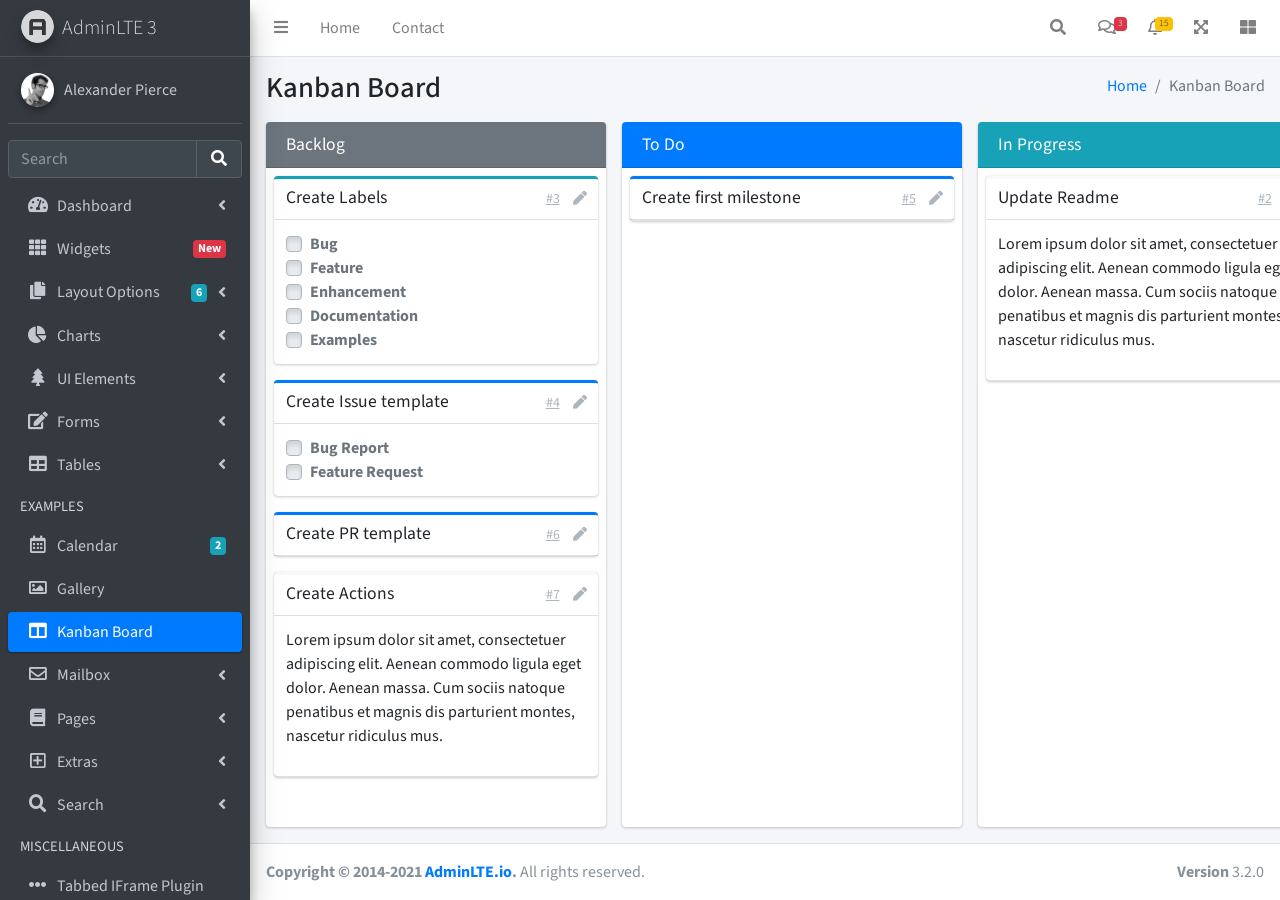
<file: LTE_Bootstrap/pages/kanban.html>
<!DOCTYPE html>
<html lang="en">
<head>
  <meta charset="utf-8">
  <meta name="viewport" content="width=device-width, initial-scale=1">
  <title>AdminLTE 3 | Kanban Board</title>

  <!-- Google Font: Source Sans Pro -->
  <link rel="stylesheet" href="https://fonts.googleapis.com/css?family=Source+Sans+Pro:300,400,400i,700&display=fallback">
  <!-- Font Awesome -->
  <link rel="stylesheet" href="../plugins/fontawesome-free/css/all.min.css">
  <!-- Ekko Lightbox -->
  <link rel="stylesheet" href="../plugins/ekko-lightbox/ekko-lightbox.css">
  <!-- Theme style -->
  <link rel="stylesheet" href="../dist/css/adminlte.min.css">
  <!-- overlayScrollbars -->
  <link rel="stylesheet" href="../plugins/overlayScrollbars/css/OverlayScrollbars.min.css">
</head>
<body class="hold-transition sidebar-mini layout-fixed">
<div class="wrapper">
  <!-- Navbar -->
  <nav class="main-header navbar navbar-expand navbar-white navbar-light">
    <!-- Left navbar links -->
    <ul class="navbar-nav">
      <li class="nav-item">
        <a class="nav-link" data-widget="pushmenu" href="#" role="button"><i class="fas fa-bars"></i></a>
      </li>
      <li class="nav-item d-none d-sm-inline-block">
        <a href="../index3.html" class="nav-link">Home</a>
      </li>
      <li class="nav-item d-none d-sm-inline-block">
        <a href="#" class="nav-link">Contact</a>
      </li>
    </ul>

    <!-- Right navbar links -->
    <ul class="navbar-nav ml-auto">
      <!-- Navbar Search -->
      <li class="nav-item">
        <a class="nav-link" data-widget="navbar-search" href="#" role="button">
          <i class="fas fa-search"></i>
        </a>
        <div class="navbar-search-block">
          <form class="form-inline">
            <div class="input-group input-group-sm">
              <input class="form-control form-control-navbar" type="search" placeholder="Search" aria-label="Search">
              <div class="input-group-append">
                <button class="btn btn-navbar" type="submit">
                  <i class="fas fa-search"></i>
                </button>
                <button class="btn btn-navbar" type="button" data-widget="navbar-search">
                  <i class="fas fa-times"></i>
                </button>
              </div>
            </div>
          </form>
        </div>
      </li>

      <!-- Messages Dropdown Menu -->
      <li class="nav-item dropdown">
        <a class="nav-link" data-toggle="dropdown" href="#">
          <i class="far fa-comments"></i>
          <span class="badge badge-danger navbar-badge">3</span>
        </a>
        <div class="dropdown-menu dropdown-menu-lg dropdown-menu-right">
          <a href="#" class="dropdown-item">
            <!-- Message Start -->
            <div class="media">
              <img src="../dist/img/user1-128x128.jpg" alt="User Avatar" class="img-size-50 mr-3 img-circle">
              <div class="media-body">
                <h3 class="dropdown-item-title">
                  Brad Diesel
                  <span class="float-right text-sm text-danger"><i class="fas fa-star"></i></span>
                </h3>
                <p class="text-sm">Call me whenever you can...</p>
                <p class="text-sm text-muted"><i class="far fa-clock mr-1"></i> 4 Hours Ago</p>
              </div>
            </div>
            <!-- Message End -->
          </a>
          <div class="dropdown-divider"></div>
          <a href="#" class="dropdown-item">
            <!-- Message Start -->
            <div class="media">
              <img src="../dist/img/user8-128x128.jpg" alt="User Avatar" class="img-size-50 img-circle mr-3">
              <div class="media-body">
                <h3 class="dropdown-item-title">
                  John Pierce
                  <span class="float-right text-sm text-muted"><i class="fas fa-star"></i></span>
                </h3>
                <p class="text-sm">I got your message bro</p>
                <p class="text-sm text-muted"><i class="far fa-clock mr-1"></i> 4 Hours Ago</p>
              </div>
            </div>
            <!-- Message End -->
          </a>
          <div class="dropdown-divider"></div>
          <a href="#" class="dropdown-item">
            <!-- Message Start -->
            <div class="media">
              <img src="../dist/img/user3-128x128.jpg" alt="User Avatar" class="img-size-50 img-circle mr-3">
              <div class="media-body">
                <h3 class="dropdown-item-title">
                  Nora Silvester
                  <span class="float-right text-sm text-warning"><i class="fas fa-star"></i></span>
                </h3>
                <p class="text-sm">The subject goes here</p>
                <p class="text-sm text-muted"><i class="far fa-clock mr-1"></i> 4 Hours Ago</p>
              </div>
            </div>
            <!-- Message End -->
          </a>
          <div class="dropdown-divider"></div>
          <a href="#" class="dropdown-item dropdown-footer">See All Messages</a>
        </div>
      </li>
      <!-- Notifications Dropdown Menu -->
      <li class="nav-item dropdown">
        <a class="nav-link" data-toggle="dropdown" href="#">
          <i class="far fa-bell"></i>
          <span class="badge badge-warning navbar-badge">15</span>
        </a>
        <div class="dropdown-menu dropdown-menu-lg dropdown-menu-right">
          <span class="dropdown-item dropdown-header">15 Notifications</span>
          <div class="dropdown-divider"></div>
          <a href="#" class="dropdown-item">
            <i class="fas fa-envelope mr-2"></i> 4 new messages
            <span class="float-right text-muted text-sm">3 mins</span>
          </a>
          <div class="dropdown-divider"></div>
          <a href="#" class="dropdown-item">
            <i class="fas fa-users mr-2"></i> 8 friend requests
            <span class="float-right text-muted text-sm">12 hours</span>
          </a>
          <div class="dropdown-divider"></div>
          <a href="#" class="dropdown-item">
            <i class="fas fa-file mr-2"></i> 3 new reports
            <span class="float-right text-muted text-sm">2 days</span>
          </a>
          <div class="dropdown-divider"></div>
          <a href="#" class="dropdown-item dropdown-footer">See All Notifications</a>
        </div>
      </li>
      <li class="nav-item">
        <a class="nav-link" data-widget="fullscreen" href="#" role="button">
          <i class="fas fa-expand-arrows-alt"></i>
        </a>
      </li>
      <li class="nav-item">
        <a class="nav-link" data-widget="control-sidebar" data-slide="true" href="#" role="button">
          <i class="fas fa-th-large"></i>
        </a>
      </li>
    </ul>
  </nav>
  <!-- /.navbar -->

  <!-- Main Sidebar Container -->
  <aside class="main-sidebar sidebar-dark-primary elevation-4">
    <!-- Brand Logo -->
    <a href="../index3.html" class="brand-link">
      <img src="../dist/img/AdminLTELogo.png" alt="AdminLTE Logo" class="brand-image img-circle elevation-3" style="opacity: .8">
      <span class="brand-text font-weight-light">AdminLTE 3</span>
    </a>

    <!-- Sidebar -->
    <div class="sidebar">
      <!-- Sidebar user panel (optional) -->
      <div class="user-panel mt-3 pb-3 mb-3 d-flex">
        <div class="image">
          <img src="../dist/img/user2-160x160.jpg" class="img-circle elevation-2" alt="User Image">
        </div>
        <div class="info">
          <a href="#" class="d-block">Alexander Pierce</a>
        </div>
      </div>

      <!-- SidebarSearch Form -->
      <div class="form-inline">
        <div class="input-group" data-widget="sidebar-search">
          <input class="form-control form-control-sidebar" type="search" placeholder="Search" aria-label="Search">
          <div class="input-group-append">
            <button class="btn btn-sidebar">
              <i class="fas fa-search fa-fw"></i>
            </button>
          </div>
        </div>
      </div>

      <!-- Sidebar Menu -->
      <nav class="mt-2">
        <ul class="nav nav-pills nav-sidebar flex-column" data-widget="treeview" role="menu" data-accordion="false">
          <!-- Add icons to the links using the .nav-icon class
               with font-awesome or any other icon font library -->
          <li class="nav-item">
            <a href="#" class="nav-link">
              <i class="nav-icon fas fa-tachometer-alt"></i>
              <p>
                Dashboard
                <i class="right fas fa-angle-left"></i>
              </p>
            </a>
            <ul class="nav nav-treeview">
              <li class="nav-item">
                <a href="../index.html" class="nav-link">
                  <i class="far fa-circle nav-icon"></i>
                  <p>Dashboard v1</p>
                </a>
              </li>
              <li class="nav-item">
                <a href="../index2.html" class="nav-link">
                  <i class="far fa-circle nav-icon"></i>
                  <p>Dashboard v2</p>
                </a>
              </li>
              <li class="nav-item">
                <a href="../index3.html" class="nav-link">
                  <i class="far fa-circle nav-icon"></i>
                  <p>Dashboard v3</p>
                </a>
              </li>
            </ul>
          </li>
          <li class="nav-item">
            <a href="widgets.html" class="nav-link">
              <i class="nav-icon fas fa-th"></i>
              <p>
                Widgets
                <span class="right badge badge-danger">New</span>
              </p>
            </a>
          </li>
          <li class="nav-item">
            <a href="#" class="nav-link">
              <i class="nav-icon fas fa-copy"></i>
              <p>
                Layout Options
                <i class="fas fa-angle-left right"></i>
                <span class="badge badge-info right">6</span>
              </p>
            </a>
            <ul class="nav nav-treeview">
              <li class="nav-item">
                <a href="layout/top-nav.html" class="nav-link">
                  <i class="far fa-circle nav-icon"></i>
                  <p>Top Navigation</p>
                </a>
              </li>
              <li class="nav-item">
                <a href="layout/top-nav-sidebar.html" class="nav-link">
                  <i class="far fa-circle nav-icon"></i>
                  <p>Top Navigation + Sidebar</p>
                </a>
              </li>
              <li class="nav-item">
                <a href="layout/boxed.html" class="nav-link">
                  <i class="far fa-circle nav-icon"></i>
                  <p>Boxed</p>
                </a>
              </li>
              <li class="nav-item">
                <a href="layout/fixed-sidebar.html" class="nav-link">
                  <i class="far fa-circle nav-icon"></i>
                  <p>Fixed Sidebar</p>
                </a>
              </li>
              <li class="nav-item">
                <a href="layout/fixed-sidebar-custom.html" class="nav-link">
                  <i class="far fa-circle nav-icon"></i>
                  <p>Fixed Sidebar <small>+ Custom Area</small></p>
                </a>
              </li>
              <li class="nav-item">
                <a href="layout/fixed-topnav.html" class="nav-link">
                  <i class="far fa-circle nav-icon"></i>
                  <p>Fixed Navbar</p>
                </a>
              </li>
              <li class="nav-item">
                <a href="layout/fixed-footer.html" class="nav-link">
                  <i class="far fa-circle nav-icon"></i>
                  <p>Fixed Footer</p>
                </a>
              </li>
              <li class="nav-item">
                <a href="layout/collapsed-sidebar.html" class="nav-link">
                  <i class="far fa-circle nav-icon"></i>
                  <p>Collapsed Sidebar</p>
                </a>
              </li>
            </ul>
          </li>
          <li class="nav-item">
            <a href="#" class="nav-link">
              <i class="nav-icon fas fa-chart-pie"></i>
              <p>
                Charts
                <i class="right fas fa-angle-left"></i>
              </p>
            </a>
            <ul class="nav nav-treeview">
              <li class="nav-item">
                <a href="charts/chartjs.html" class="nav-link">
                  <i class="far fa-circle nav-icon"></i>
                  <p>ChartJS</p>
                </a>
              </li>
              <li class="nav-item">
                <a href="charts/flot.html" class="nav-link">
                  <i class="far fa-circle nav-icon"></i>
                  <p>Flot</p>
                </a>
              </li>
              <li class="nav-item">
                <a href="charts/inline.html" class="nav-link">
                  <i class="far fa-circle nav-icon"></i>
                  <p>Inline</p>
                </a>
              </li>
              <li class="nav-item">
                <a href="charts/uplot.html" class="nav-link">
                  <i class="far fa-circle nav-icon"></i>
                  <p>uPlot</p>
                </a>
              </li>
            </ul>
          </li>
          <li class="nav-item">
            <a href="#" class="nav-link">
              <i class="nav-icon fas fa-tree"></i>
              <p>
                UI Elements
                <i class="fas fa-angle-left right"></i>
              </p>
            </a>
            <ul class="nav nav-treeview">
              <li class="nav-item">
                <a href="UI/general.html" class="nav-link">
                  <i class="far fa-circle nav-icon"></i>
                  <p>General</p>
                </a>
              </li>
              <li class="nav-item">
                <a href="UI/icons.html" class="nav-link">
                  <i class="far fa-circle nav-icon"></i>
                  <p>Icons</p>
                </a>
              </li>
              <li class="nav-item">
                <a href="UI/buttons.html" class="nav-link">
                  <i class="far fa-circle nav-icon"></i>
                  <p>Buttons</p>
                </a>
              </li>
              <li class="nav-item">
                <a href="UI/sliders.html" class="nav-link">
                  <i class="far fa-circle nav-icon"></i>
                  <p>Sliders</p>
                </a>
              </li>
              <li class="nav-item">
                <a href="UI/modals.html" class="nav-link">
                  <i class="far fa-circle nav-icon"></i>
                  <p>Modals & Alerts</p>
                </a>
              </li>
              <li class="nav-item">
                <a href="UI/navbar.html" class="nav-link">
                  <i class="far fa-circle nav-icon"></i>
                  <p>Navbar & Tabs</p>
                </a>
              </li>
              <li class="nav-item">
                <a href="UI/timeline.html" class="nav-link">
                  <i class="far fa-circle nav-icon"></i>
                  <p>Timeline</p>
                </a>
              </li>
              <li class="nav-item">
                <a href="UI/ribbons.html" class="nav-link">
                  <i class="far fa-circle nav-icon"></i>
                  <p>Ribbons</p>
                </a>
              </li>
            </ul>
          </li>
          <li class="nav-item">
            <a href="#" class="nav-link">
              <i class="nav-icon fas fa-edit"></i>
              <p>
                Forms
                <i class="fas fa-angle-left right"></i>
              </p>
            </a>
            <ul class="nav nav-treeview">
              <li class="nav-item">
                <a href="forms/general.html" class="nav-link">
                  <i class="far fa-circle nav-icon"></i>
                  <p>General Elements</p>
                </a>
              </li>
              <li class="nav-item">
                <a href="forms/advanced.html" class="nav-link">
                  <i class="far fa-circle nav-icon"></i>
                  <p>Advanced Elements</p>
                </a>
              </li>
              <li class="nav-item">
                <a href="forms/editors.html" class="nav-link">
                  <i class="far fa-circle nav-icon"></i>
                  <p>Editors</p>
                </a>
              </li>
              <li class="nav-item">
                <a href="forms/validation.html" class="nav-link">
                  <i class="far fa-circle nav-icon"></i>
                  <p>Validation</p>
                </a>
              </li>
            </ul>
          </li>
          <li class="nav-item">
            <a href="#" class="nav-link">
              <i class="nav-icon fas fa-table"></i>
              <p>
                Tables
                <i class="fas fa-angle-left right"></i>
              </p>
            </a>
            <ul class="nav nav-treeview">
              <li class="nav-item">
                <a href="tables/simple.html" class="nav-link">
                  <i class="far fa-circle nav-icon"></i>
                  <p>Simple Tables</p>
                </a>
              </li>
              <li class="nav-item">
                <a href="tables/data.html" class="nav-link">
                  <i class="far fa-circle nav-icon"></i>
                  <p>DataTables</p>
                </a>
              </li>
              <li class="nav-item">
                <a href="tables/jsgrid.html" class="nav-link">
                  <i class="far fa-circle nav-icon"></i>
                  <p>jsGrid</p>
                </a>
              </li>
            </ul>
          </li>
          <li class="nav-header">EXAMPLES</li>
          <li class="nav-item">
            <a href="calendar.html" class="nav-link">
              <i class="nav-icon far fa-calendar-alt"></i>
              <p>
                Calendar
                <span class="badge badge-info right">2</span>
              </p>
            </a>
          </li>
          <li class="nav-item">
            <a href="gallery.html" class="nav-link">
              <i class="nav-icon far fa-image"></i>
              <p>
                Gallery
              </p>
            </a>
          </li>
          <li class="nav-item">
            <a href="kanban.html" class="nav-link active">
              <i class="nav-icon fas fa-columns"></i>
              <p>
                Kanban Board
              </p>
            </a>
          </li>
          <li class="nav-item">
            <a href="#" class="nav-link">
              <i class="nav-icon far fa-envelope"></i>
              <p>
                Mailbox
                <i class="fas fa-angle-left right"></i>
              </p>
            </a>
            <ul class="nav nav-treeview">
              <li class="nav-item">
                <a href="mailbox/mailbox.html" class="nav-link">
                  <i class="far fa-circle nav-icon"></i>
                  <p>Inbox</p>
                </a>
              </li>
              <li class="nav-item">
                <a href="mailbox/compose.html" class="nav-link">
                  <i class="far fa-circle nav-icon"></i>
                  <p>Compose</p>
                </a>
              </li>
              <li class="nav-item">
                <a href="mailbox/read-mail.html" class="nav-link">
                  <i class="far fa-circle nav-icon"></i>
                  <p>Read</p>
                </a>
              </li>
            </ul>
          </li>
          <li class="nav-item">
            <a href="#" class="nav-link">
              <i class="nav-icon fas fa-book"></i>
              <p>
                Pages
                <i class="fas fa-angle-left right"></i>
              </p>
            </a>
            <ul class="nav nav-treeview">
              <li class="nav-item">
                <a href="examples/invoice.html" class="nav-link">
                  <i class="far fa-circle nav-icon"></i>
                  <p>Invoice</p>
                </a>
              </li>
              <li class="nav-item">
                <a href="examples/profile.html" class="nav-link">
                  <i class="far fa-circle nav-icon"></i>
                  <p>Profile</p>
                </a>
              </li>
              <li class="nav-item">
                <a href="examples/e-commerce.html" class="nav-link">
                  <i class="far fa-circle nav-icon"></i>
                  <p>E-commerce</p>
                </a>
              </li>
              <li class="nav-item">
                <a href="examples/projects.html" class="nav-link">
                  <i class="far fa-circle nav-icon"></i>
                  <p>Projects</p>
                </a>
              </li>
              <li class="nav-item">
                <a href="examples/project-add.html" class="nav-link">
                  <i class="far fa-circle nav-icon"></i>
                  <p>Project Add</p>
                </a>
              </li>
              <li class="nav-item">
                <a href="examples/project-edit.html" class="nav-link">
                  <i class="far fa-circle nav-icon"></i>
                  <p>Project Edit</p>
                </a>
              </li>
              <li class="nav-item">
                <a href="examples/project-detail.html" class="nav-link">
                  <i class="far fa-circle nav-icon"></i>
                  <p>Project Detail</p>
                </a>
              </li>
              <li class="nav-item">
                <a href="examples/contacts.html" class="nav-link">
                  <i class="far fa-circle nav-icon"></i>
                  <p>Contacts</p>
                </a>
              </li>
              <li class="nav-item">
                <a href="examples/faq.html" class="nav-link">
                  <i class="far fa-circle nav-icon"></i>
                  <p>FAQ</p>
                </a>
              </li>
              <li class="nav-item">
                <a href="examples/contact-us.html" class="nav-link">
                  <i class="far fa-circle nav-icon"></i>
                  <p>Contact us</p>
                </a>
              </li>
            </ul>
          </li>
          <li class="nav-item">
            <a href="#" class="nav-link">
              <i class="nav-icon far fa-plus-square"></i>
              <p>
                Extras
                <i class="fas fa-angle-left right"></i>
              </p>
            </a>
            <ul class="nav nav-treeview">
              <li class="nav-item">
                <a href="#" class="nav-link">
                  <i class="far fa-circle nav-icon"></i>
                  <p>
                    Login & Register v1
                    <i class="fas fa-angle-left right"></i>
                  </p>
                </a>
                <ul class="nav nav-treeview">
                  <li class="nav-item">
                    <a href="examples/login.html" class="nav-link">
                      <i class="far fa-circle nav-icon"></i>
                      <p>Login v1</p>
                    </a>
                  </li>
                  <li class="nav-item">
                    <a href="examples/register.html" class="nav-link">
                      <i class="far fa-circle nav-icon"></i>
                      <p>Register v1</p>
                    </a>
                  </li>
                  <li class="nav-item">
                    <a href="examples/forgot-password.html" class="nav-link">
                      <i class="far fa-circle nav-icon"></i>
                      <p>Forgot Password v1</p>
                    </a>
                  </li>
                  <li class="nav-item">
                    <a href="examples/recover-password.html" class="nav-link">
                      <i class="far fa-circle nav-icon"></i>
                      <p>Recover Password v1</p>
                    </a>
                  </li>
                </ul>
              </li>
              <li class="nav-item">
                <a href="#" class="nav-link">
                  <i class="far fa-circle nav-icon"></i>
                  <p>
                    Login & Register v2
                    <i class="fas fa-angle-left right"></i>
                  </p>
                </a>
                <ul class="nav nav-treeview">
                  <li class="nav-item">
                    <a href="examples/login-v2.html" class="nav-link">
                      <i class="far fa-circle nav-icon"></i>
                      <p>Login v2</p>
                    </a>
                  </li>
                  <li class="nav-item">
                    <a href="examples/register-v2.html" class="nav-link">
                      <i class="far fa-circle nav-icon"></i>
                      <p>Register v2</p>
                    </a>
                  </li>
                  <li class="nav-item">
                    <a href="examples/forgot-password-v2.html" class="nav-link">
                      <i class="far fa-circle nav-icon"></i>
                      <p>Forgot Password v2</p>
                    </a>
                  </li>
                  <li class="nav-item">
                    <a href="examples/recover-password-v2.html" class="nav-link">
                      <i class="far fa-circle nav-icon"></i>
                      <p>Recover Password v2</p>
                    </a>
                  </li>
                </ul>
              </li>
              <li class="nav-item">
                <a href="examples/lockscreen.html" class="nav-link">
                  <i class="far fa-circle nav-icon"></i>
                  <p>Lockscreen</p>
                </a>
              </li>
              <li class="nav-item">
                <a href="examples/legacy-user-menu.html" class="nav-link">
                  <i class="far fa-circle nav-icon"></i>
                  <p>Legacy User Menu</p>
                </a>
              </li>
              <li class="nav-item">
                <a href="examples/language-menu.html" class="nav-link">
                  <i class="far fa-circle nav-icon"></i>
                  <p>Language Menu</p>
                </a>
              </li>
              <li class="nav-item">
                <a href="examples/404.html" class="nav-link">
                  <i class="far fa-circle nav-icon"></i>
                  <p>Error 404</p>
                </a>
              </li>
              <li class="nav-item">
                <a href="examples/500.html" class="nav-link">
                  <i class="far fa-circle nav-icon"></i>
                  <p>Error 500</p>
                </a>
              </li>
              <li class="nav-item">
                <a href="examples/pace.html" class="nav-link">
                  <i class="far fa-circle nav-icon"></i>
                  <p>Pace</p>
                </a>
              </li>
              <li class="nav-item">
                <a href="examples/blank.html" class="nav-link">
                  <i class="far fa-circle nav-icon"></i>
                  <p>Blank Page</p>
                </a>
              </li>
              <li class="nav-item">
                <a href="../starter.html" class="nav-link">
                  <i class="far fa-circle nav-icon"></i>
                  <p>Starter Page</p>
                </a>
              </li>
            </ul>
          </li>
          <li class="nav-item">
            <a href="#" class="nav-link">
              <i class="nav-icon fas fa-search"></i>
              <p>
                Search
                <i class="fas fa-angle-left right"></i>
              </p>
            </a>
            <ul class="nav nav-treeview">
              <li class="nav-item">
                <a href="search/simple.html" class="nav-link">
                  <i class="far fa-circle nav-icon"></i>
                  <p>Simple Search</p>
                </a>
              </li>
              <li class="nav-item">
                <a href="search/enhanced.html" class="nav-link">
                  <i class="far fa-circle nav-icon"></i>
                  <p>Enhanced</p>
                </a>
              </li>
            </ul>
          </li>
          <li class="nav-header">MISCELLANEOUS</li>
          <li class="nav-item">
            <a href="../iframe.html" class="nav-link">
              <i class="nav-icon fas fa-ellipsis-h"></i>
              <p>Tabbed IFrame Plugin</p>
            </a>
          </li>
          <li class="nav-item">
            <a href="https://adminlte.io/docs/3.1/" class="nav-link">
              <i class="nav-icon fas fa-file"></i>
              <p>Documentation</p>
            </a>
          </li>
          <li class="nav-header">MULTI LEVEL EXAMPLE</li>
          <li class="nav-item">
            <a href="#" class="nav-link">
              <i class="fas fa-circle nav-icon"></i>
              <p>Level 1</p>
            </a>
          </li>
          <li class="nav-item">
            <a href="#" class="nav-link">
              <i class="nav-icon fas fa-circle"></i>
              <p>
                Level 1
                <i class="right fas fa-angle-left"></i>
              </p>
            </a>
            <ul class="nav nav-treeview">
              <li class="nav-item">
                <a href="#" class="nav-link">
                  <i class="far fa-circle nav-icon"></i>
                  <p>Level 2</p>
                </a>
              </li>
              <li class="nav-item">
                <a href="#" class="nav-link">
                  <i class="far fa-circle nav-icon"></i>
                  <p>
                    Level 2
                    <i class="right fas fa-angle-left"></i>
                  </p>
                </a>
                <ul class="nav nav-treeview">
                  <li class="nav-item">
                    <a href="#" class="nav-link">
                      <i class="far fa-dot-circle nav-icon"></i>
                      <p>Level 3</p>
                    </a>
                  </li>
                  <li class="nav-item">
                    <a href="#" class="nav-link">
                      <i class="far fa-dot-circle nav-icon"></i>
                      <p>Level 3</p>
                    </a>
                  </li>
                  <li class="nav-item">
                    <a href="#" class="nav-link">
                      <i class="far fa-dot-circle nav-icon"></i>
                      <p>Level 3</p>
                    </a>
                  </li>
                </ul>
              </li>
              <li class="nav-item">
                <a href="#" class="nav-link">
                  <i class="far fa-circle nav-icon"></i>
                  <p>Level 2</p>
                </a>
              </li>
            </ul>
          </li>
          <li class="nav-item">
            <a href="#" class="nav-link">
              <i class="fas fa-circle nav-icon"></i>
              <p>Level 1</p>
            </a>
          </li>
          <li class="nav-header">LABELS</li>
          <li class="nav-item">
            <a href="#" class="nav-link">
              <i class="nav-icon far fa-circle text-danger"></i>
              <p class="text">Important</p>
            </a>
          </li>
          <li class="nav-item">
            <a href="#" class="nav-link">
              <i class="nav-icon far fa-circle text-warning"></i>
              <p>Warning</p>
            </a>
          </li>
          <li class="nav-item">
            <a href="#" class="nav-link">
              <i class="nav-icon far fa-circle text-info"></i>
              <p>Informational</p>
            </a>
          </li>
        </ul>
      </nav>
      <!-- /.sidebar-menu -->
    </div>
    <!-- /.sidebar -->
  </aside>

  <!-- Content Wrapper. Contains page content -->
  <div class="content-wrapper kanban">
    <section class="content-header">
      <div class="container-fluid">
        <div class="row">
          <div class="col-sm-6">
            <h1>Kanban Board</h1>
          </div>
          <div class="col-sm-6 d-none d-sm-block">
            <ol class="breadcrumb float-sm-right">
              <li class="breadcrumb-item"><a href="#">Home</a></li>
              <li class="breadcrumb-item active">Kanban Board</li>
            </ol>
          </div>
        </div>
      </div>
    </section>

    <section class="content pb-3">
      <div class="container-fluid h-100">
        <div class="card card-row card-secondary">
          <div class="card-header">
            <h3 class="card-title">
              Backlog
            </h3>
          </div>
          <div class="card-body">
            <div class="card card-info card-outline">
              <div class="card-header">
                <h5 class="card-title">Create Labels</h5>
                <div class="card-tools">
                  <a href="#" class="btn btn-tool btn-link">#3</a>
                  <a href="#" class="btn btn-tool">
                    <i class="fas fa-pen"></i>
                  </a>
                </div>
              </div>
              <div class="card-body">
                <div class="custom-control custom-checkbox">
                  <input class="custom-control-input" type="checkbox" id="customCheckbox1" disabled>
                  <label for="customCheckbox1" class="custom-control-label">Bug</label>
                </div>
                <div class="custom-control custom-checkbox">
                  <input class="custom-control-input" type="checkbox" id="customCheckbox2" disabled>
                  <label for="customCheckbox2" class="custom-control-label">Feature</label>
                </div>
                <div class="custom-control custom-checkbox">
                  <input class="custom-control-input" type="checkbox" id="customCheckbox3" disabled>
                  <label for="customCheckbox3" class="custom-control-label">Enhancement</label>
                </div>
                <div class="custom-control custom-checkbox">
                  <input class="custom-control-input" type="checkbox" id="customCheckbox4" disabled>
                  <label for="customCheckbox4" class="custom-control-label">Documentation</label>
                </div>
                <div class="custom-control custom-checkbox">
                  <input class="custom-control-input" type="checkbox" id="customCheckbox5" disabled>
                  <label for="customCheckbox5" class="custom-control-label">Examples</label>
                </div>
              </div>
            </div>
            <div class="card card-primary card-outline">
              <div class="card-header">
                <h5 class="card-title">Create Issue template</h5>
                <div class="card-tools">
                  <a href="#" class="btn btn-tool btn-link">#4</a>
                  <a href="#" class="btn btn-tool">
                    <i class="fas fa-pen"></i>
                  </a>
                </div>
              </div>
              <div class="card-body">
                <div class="custom-control custom-checkbox">
                  <input class="custom-control-input" type="checkbox" id="customCheckbox1_1" disabled>
                  <label for="customCheckbox1_1" class="custom-control-label">Bug Report</label>
                </div>
                <div class="custom-control custom-checkbox">
                  <input class="custom-control-input" type="checkbox" id="customCheckbox1_2" disabled>
                  <label for="customCheckbox1_2" class="custom-control-label">Feature Request</label>
                </div>
              </div>
            </div>
            <div class="card card-primary card-outline">
              <div class="card-header">
                <h5 class="card-title">Create PR template</h5>
                <div class="card-tools">
                  <a href="#" class="btn btn-tool btn-link">#6</a>
                  <a href="#" class="btn btn-tool">
                    <i class="fas fa-pen"></i>
                  </a>
                </div>
              </div>
            </div>
            <div class="card card-light card-outline">
              <div class="card-header">
                <h5 class="card-title">Create Actions</h5>
                <div class="card-tools">
                  <a href="#" class="btn btn-tool btn-link">#7</a>
                  <a href="#" class="btn btn-tool">
                    <i class="fas fa-pen"></i>
                  </a>
                </div>

              </div>
              <div class="card-body">
                <p>
                  Lorem ipsum dolor sit amet, consectetuer adipiscing elit.
                  Aenean commodo ligula eget dolor. Aenean massa.
                  Cum sociis natoque penatibus et magnis dis parturient montes,
                  nascetur ridiculus mus.
                </p>
              </div>
            </div>
          </div>
        </div>
        <div class="card card-row card-primary">
          <div class="card-header">
            <h3 class="card-title">
              To Do
            </h3>
          </div>
          <div class="card-body">
            <div class="card card-primary card-outline">
              <div class="card-header">
                <h5 class="card-title">Create first milestone</h5>
                <div class="card-tools">
                  <a href="#" class="btn btn-tool btn-link">#5</a>
                  <a href="#" class="btn btn-tool">
                    <i class="fas fa-pen"></i>
                  </a>
                </div>
              </div>
            </div>
          </div>
        </div>
        <div class="card card-row card-default">
          <div class="card-header bg-info">
            <h3 class="card-title">
              In Progress
            </h3>
          </div>
          <div class="card-body">
            <div class="card card-light card-outline">
              <div class="card-header">
                <h5 class="card-title">Update Readme</h5>
                <div class="card-tools">
                  <a href="#" class="btn btn-tool btn-link">#2</a>
                  <a href="#" class="btn btn-tool">
                    <i class="fas fa-pen"></i>
                  </a>
                </div>
              </div>
              <div class="card-body">
                <p>
                  Lorem ipsum dolor sit amet, consectetuer adipiscing elit.
                  Aenean commodo ligula eget dolor. Aenean massa.
                  Cum sociis natoque penatibus et magnis dis parturient montes,
                  nascetur ridiculus mus.
                </p>
              </div>
            </div>
          </div>
        </div>
        <div class="card card-row card-success">
          <div class="card-header">
            <h3 class="card-title">
              Done
            </h3>
          </div>
          <div class="card-body">
            <div class="card card-primary card-outline">
              <div class="card-header">
                <h5 class="card-title">Create repo</h5>
                <div class="card-tools">
                  <a href="#" class="btn btn-tool btn-link">#1</a>
                  <a href="#" class="btn btn-tool">
                    <i class="fas fa-pen"></i>
                  </a>
                </div>
              </div>
            </div>
          </div>
        </div>
      </div>
    </section>
  </div>

  <footer class="main-footer">
    <div class="float-right d-none d-sm-block">
      <b>Version</b> 3.2.0
    </div>
    <strong>Copyright &copy; 2014-2021 <a href="https://adminlte.io">AdminLTE.io</a>.</strong> All rights reserved.
  </footer>

  <!-- Control Sidebar -->
  <aside class="control-sidebar control-sidebar-dark">
    <!-- Control sidebar content goes here -->
  </aside>
  <!-- /.control-sidebar -->
</div>
<!-- ./wrapper -->

<!-- jQuery -->
<script src="../plugins/jquery/jquery.min.js"></script>
<!-- Bootstrap -->
<script src="../plugins/bootstrap/js/bootstrap.bundle.min.js"></script>
<!-- Ekko Lightbox -->
<script src="../plugins/ekko-lightbox/ekko-lightbox.min.js"></script>
<!-- overlayScrollbars -->
<script src="../plugins/overlayScrollbars/js/jquery.overlayScrollbars.min.js"></script>
<!-- AdminLTE App -->
<script src="../dist/js/adminlte.min.js"></script>
<!-- Filterizr-->
<script src="../plugins/filterizr/jquery.filterizr.min.js"></script>
<!-- AdminLTE for demo purposes -->
<script src="../dist/js/demo.js"></script>
<!-- Page specific script -->
<script>
  $(function () {

  })
</script>
</body>
</html>
</file>
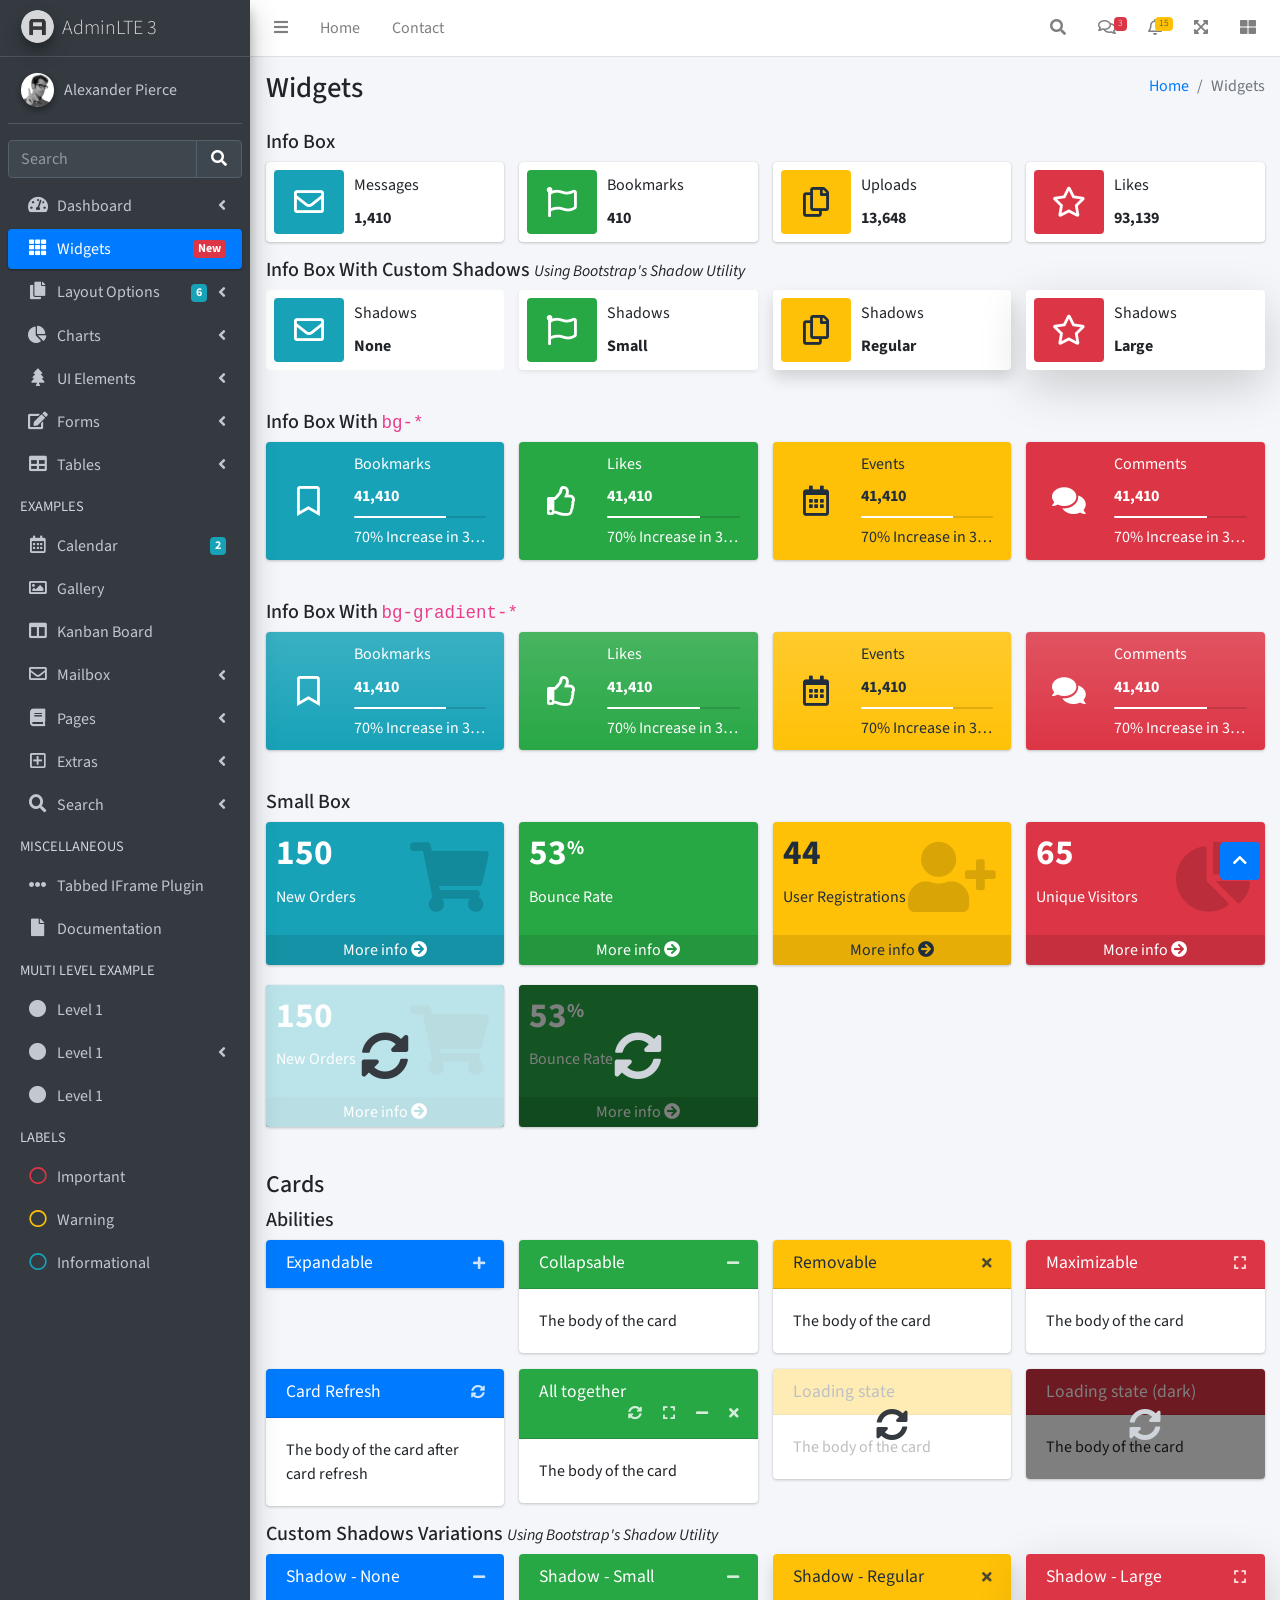
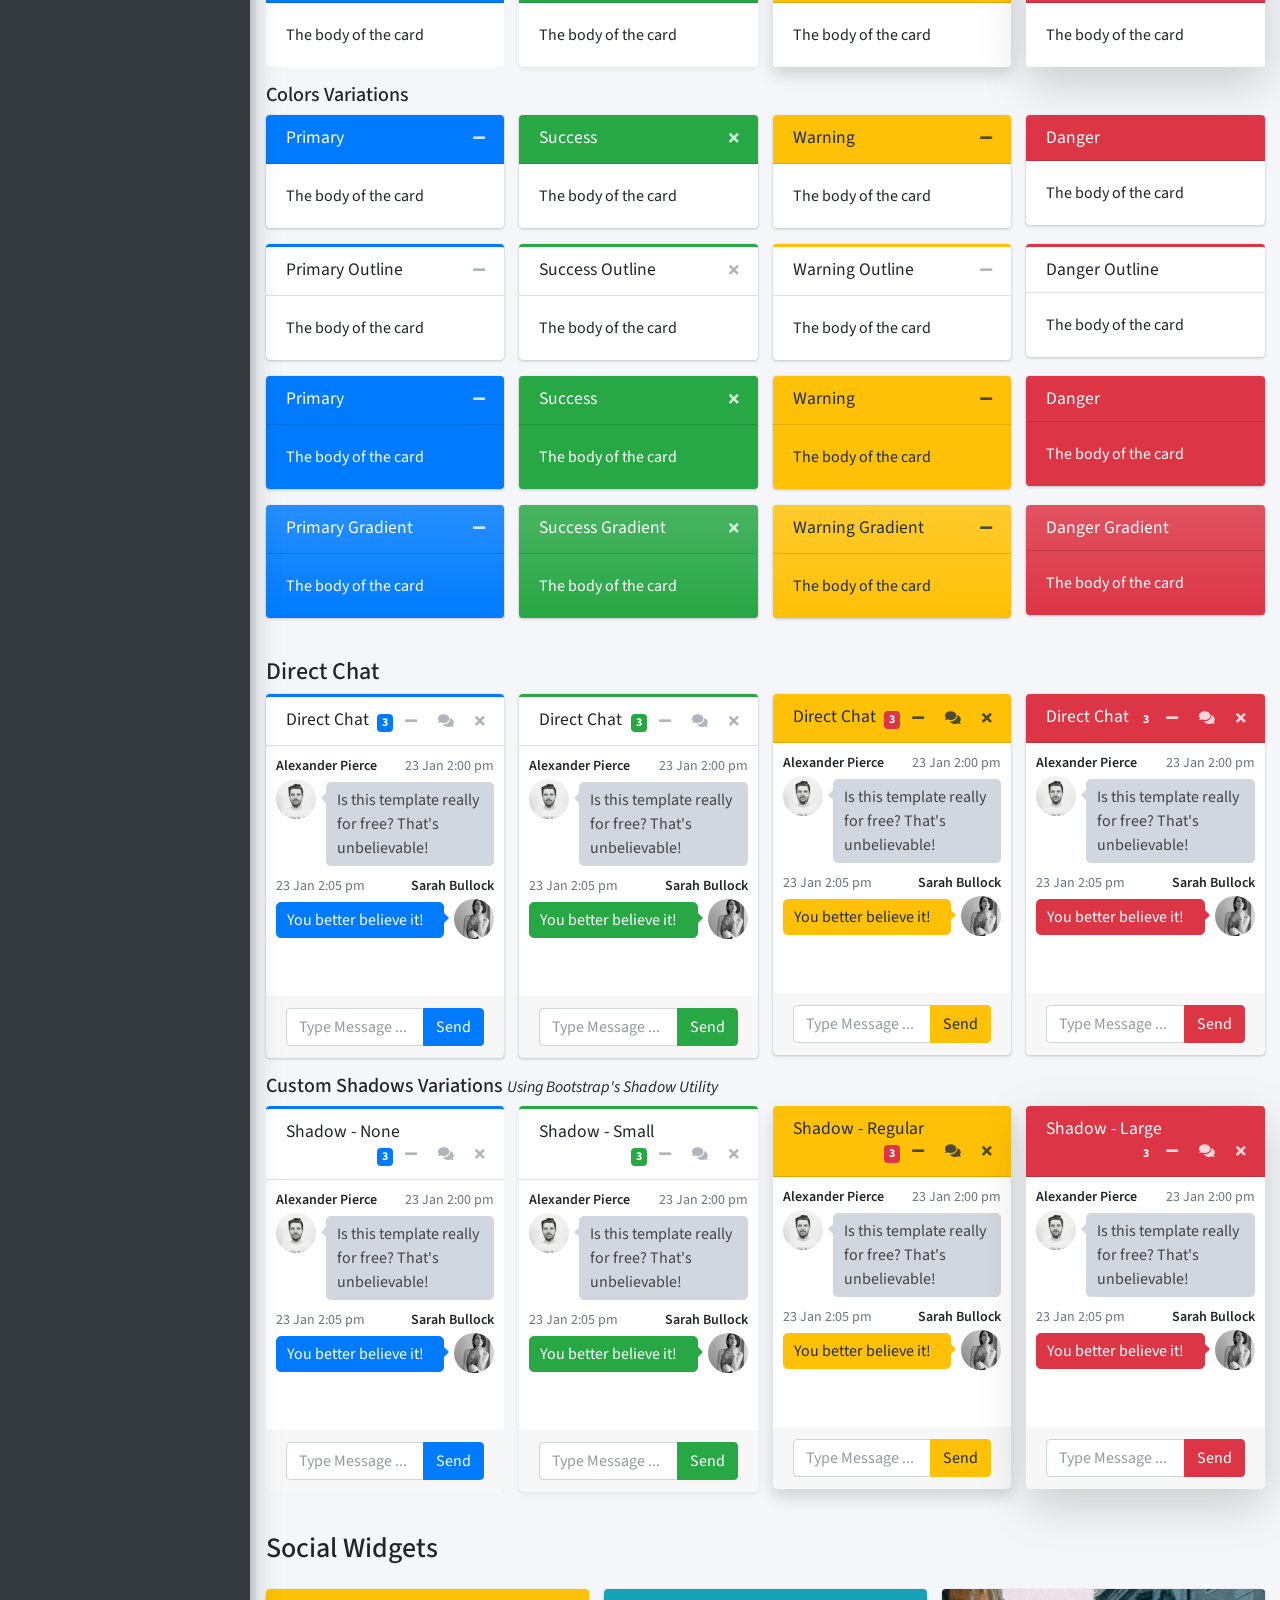
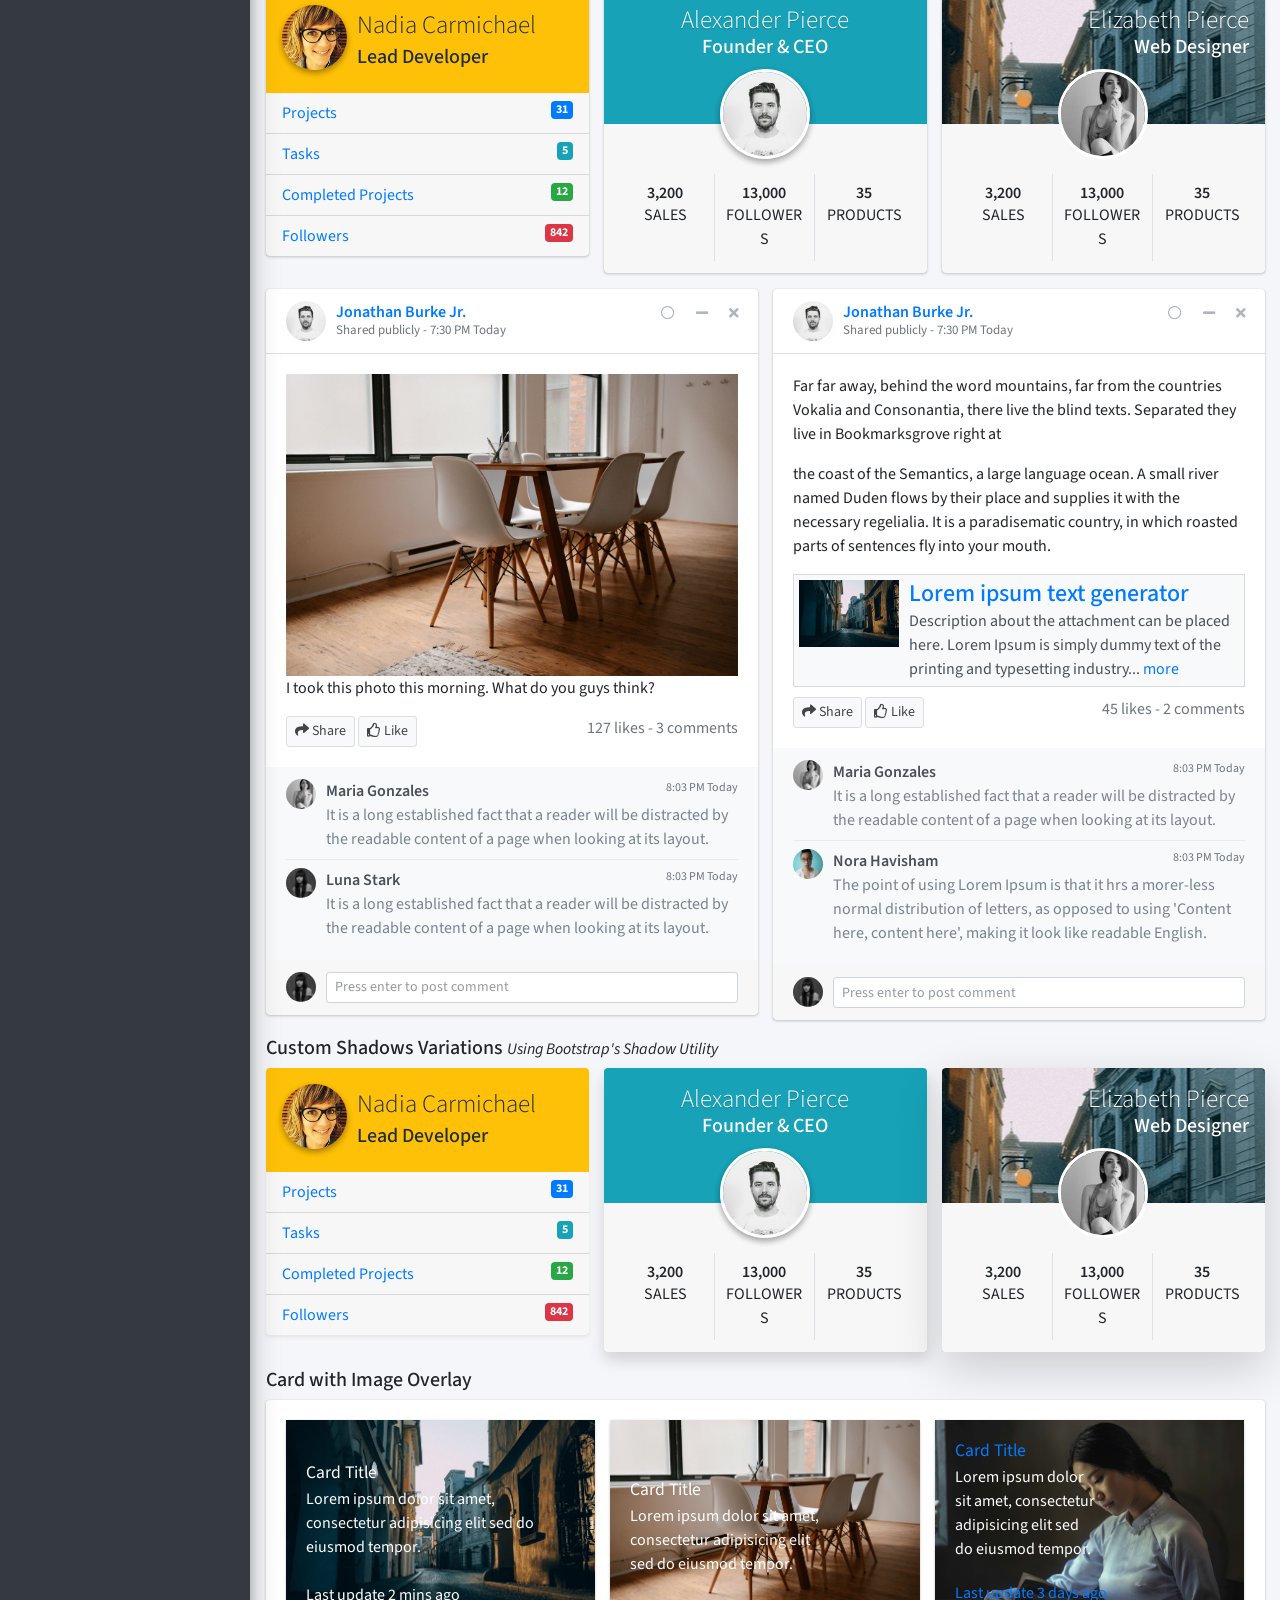
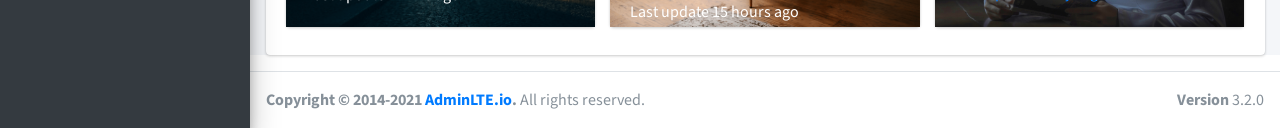
<file: LTE_Bootstrap/pages/widgets.html>
<!DOCTYPE html>
<html lang="en">
<head>
  <meta charset="utf-8">
  <meta name="viewport" content="width=device-width, initial-scale=1">
  <title>AdminLTE 3 | Widgets</title>

  <!-- Google Font: Source Sans Pro -->
  <link rel="stylesheet" href="https://fonts.googleapis.com/css?family=Source+Sans+Pro:300,400,400i,700&display=fallback">
  <!-- Font Awesome -->
  <link rel="stylesheet" href="../plugins/fontawesome-free/css/all.min.css">
  <!-- Ionicons -->
  <link rel="stylesheet" href="https://code.ionicframework.com/ionicons/2.0.1/css/ionicons.min.css">
  <!-- Theme style -->
  <link rel="stylesheet" href="../dist/css/adminlte.min.css">
</head>
<body class="hold-transition sidebar-mini">
<div class="wrapper">
  <!-- Navbar -->
  <nav class="main-header navbar navbar-expand navbar-white navbar-light">
    <!-- Left navbar links -->
    <ul class="navbar-nav">
      <li class="nav-item">
        <a class="nav-link" data-widget="pushmenu" href="#" role="button"><i class="fas fa-bars"></i></a>
      </li>
      <li class="nav-item d-none d-sm-inline-block">
        <a href="../index3.html" class="nav-link">Home</a>
      </li>
      <li class="nav-item d-none d-sm-inline-block">
        <a href="#" class="nav-link">Contact</a>
      </li>
    </ul>

    <!-- Right navbar links -->
    <ul class="navbar-nav ml-auto">
      <!-- Navbar Search -->
      <li class="nav-item">
        <a class="nav-link" data-widget="navbar-search" href="#" role="button">
          <i class="fas fa-search"></i>
        </a>
        <div class="navbar-search-block">
          <form class="form-inline">
            <div class="input-group input-group-sm">
              <input class="form-control form-control-navbar" type="search" placeholder="Search" aria-label="Search">
              <div class="input-group-append">
                <button class="btn btn-navbar" type="submit">
                  <i class="fas fa-search"></i>
                </button>
                <button class="btn btn-navbar" type="button" data-widget="navbar-search">
                  <i class="fas fa-times"></i>
                </button>
              </div>
            </div>
          </form>
        </div>
      </li>

      <!-- Messages Dropdown Menu -->
      <li class="nav-item dropdown">
        <a class="nav-link" data-toggle="dropdown" href="#">
          <i class="far fa-comments"></i>
          <span class="badge badge-danger navbar-badge">3</span>
        </a>
        <div class="dropdown-menu dropdown-menu-lg dropdown-menu-right">
          <a href="#" class="dropdown-item">
            <!-- Message Start -->
            <div class="media">
              <img src="../dist/img/user1-128x128.jpg" alt="User Avatar" class="img-size-50 mr-3 img-circle">
              <div class="media-body">
                <h3 class="dropdown-item-title">
                  Brad Diesel
                  <span class="float-right text-sm text-danger"><i class="fas fa-star"></i></span>
                </h3>
                <p class="text-sm">Call me whenever you can...</p>
                <p class="text-sm text-muted"><i class="far fa-clock mr-1"></i> 4 Hours Ago</p>
              </div>
            </div>
            <!-- Message End -->
          </a>
          <div class="dropdown-divider"></div>
          <a href="#" class="dropdown-item">
            <!-- Message Start -->
            <div class="media">
              <img src="../dist/img/user8-128x128.jpg" alt="User Avatar" class="img-size-50 img-circle mr-3">
              <div class="media-body">
                <h3 class="dropdown-item-title">
                  John Pierce
                  <span class="float-right text-sm text-muted"><i class="fas fa-star"></i></span>
                </h3>
                <p class="text-sm">I got your message bro</p>
                <p class="text-sm text-muted"><i class="far fa-clock mr-1"></i> 4 Hours Ago</p>
              </div>
            </div>
            <!-- Message End -->
          </a>
          <div class="dropdown-divider"></div>
          <a href="#" class="dropdown-item">
            <!-- Message Start -->
            <div class="media">
              <img src="../dist/img/user3-128x128.jpg" alt="User Avatar" class="img-size-50 img-circle mr-3">
              <div class="media-body">
                <h3 class="dropdown-item-title">
                  Nora Silvester
                  <span class="float-right text-sm text-warning"><i class="fas fa-star"></i></span>
                </h3>
                <p class="text-sm">The subject goes here</p>
                <p class="text-sm text-muted"><i class="far fa-clock mr-1"></i> 4 Hours Ago</p>
              </div>
            </div>
            <!-- Message End -->
          </a>
          <div class="dropdown-divider"></div>
          <a href="#" class="dropdown-item dropdown-footer">See All Messages</a>
        </div>
      </li>
      <!-- Notifications Dropdown Menu -->
      <li class="nav-item dropdown">
        <a class="nav-link" data-toggle="dropdown" href="#">
          <i class="far fa-bell"></i>
          <span class="badge badge-warning navbar-badge">15</span>
        </a>
        <div class="dropdown-menu dropdown-menu-lg dropdown-menu-right">
          <span class="dropdown-item dropdown-header">15 Notifications</span>
          <div class="dropdown-divider"></div>
          <a href="#" class="dropdown-item">
            <i class="fas fa-envelope mr-2"></i> 4 new messages
            <span class="float-right text-muted text-sm">3 mins</span>
          </a>
          <div class="dropdown-divider"></div>
          <a href="#" class="dropdown-item">
            <i class="fas fa-users mr-2"></i> 8 friend requests
            <span class="float-right text-muted text-sm">12 hours</span>
          </a>
          <div class="dropdown-divider"></div>
          <a href="#" class="dropdown-item">
            <i class="fas fa-file mr-2"></i> 3 new reports
            <span class="float-right text-muted text-sm">2 days</span>
          </a>
          <div class="dropdown-divider"></div>
          <a href="#" class="dropdown-item dropdown-footer">See All Notifications</a>
        </div>
      </li>
      <li class="nav-item">
        <a class="nav-link" data-widget="fullscreen" href="#" role="button">
          <i class="fas fa-expand-arrows-alt"></i>
        </a>
      </li>
      <li class="nav-item">
        <a class="nav-link" data-widget="control-sidebar" data-slide="true" href="#" role="button">
          <i class="fas fa-th-large"></i>
        </a>
      </li>
    </ul>
  </nav>
  <!-- /.navbar -->

  <!-- Main Sidebar Container -->
  <aside class="main-sidebar sidebar-dark-primary elevation-4">
    <!-- Brand Logo -->
    <a href="../index3.html" class="brand-link">
      <img src="../dist/img/AdminLTELogo.png" alt="AdminLTE Logo" class="brand-image img-circle elevation-3" style="opacity: .8">
      <span class="brand-text font-weight-light">AdminLTE 3</span>
    </a>

    <!-- Sidebar -->
    <div class="sidebar">
      <!-- Sidebar user panel (optional) -->
      <div class="user-panel mt-3 pb-3 mb-3 d-flex">
        <div class="image">
          <img src="../dist/img/user2-160x160.jpg" class="img-circle elevation-2" alt="User Image">
        </div>
        <div class="info">
          <a href="#" class="d-block">Alexander Pierce</a>
        </div>
      </div>

      <!-- SidebarSearch Form -->
      <div class="form-inline">
        <div class="input-group" data-widget="sidebar-search">
          <input class="form-control form-control-sidebar" type="search" placeholder="Search" aria-label="Search">
          <div class="input-group-append">
            <button class="btn btn-sidebar">
              <i class="fas fa-search fa-fw"></i>
            </button>
          </div>
        </div>
      </div>

      <!-- Sidebar Menu -->
      <nav class="mt-2">
        <ul class="nav nav-pills nav-sidebar flex-column" data-widget="treeview" role="menu" data-accordion="false">
          <!-- Add icons to the links using the .nav-icon class
               with font-awesome or any other icon font library -->
          <li class="nav-item">
            <a href="#" class="nav-link">
              <i class="nav-icon fas fa-tachometer-alt"></i>
              <p>
                Dashboard
                <i class="right fas fa-angle-left"></i>
              </p>
            </a>
            <ul class="nav nav-treeview">
              <li class="nav-item">
                <a href="../index.html" class="nav-link">
                  <i class="far fa-circle nav-icon"></i>
                  <p>Dashboard v1</p>
                </a>
              </li>
              <li class="nav-item">
                <a href="../index2.html" class="nav-link">
                  <i class="far fa-circle nav-icon"></i>
                  <p>Dashboard v2</p>
                </a>
              </li>
              <li class="nav-item">
                <a href="../index3.html" class="nav-link">
                  <i class="far fa-circle nav-icon"></i>
                  <p>Dashboard v3</p>
                </a>
              </li>
            </ul>
          </li>
          <li class="nav-item">
            <a href="widgets.html" class="nav-link active">
              <i class="nav-icon fas fa-th"></i>
              <p>
                Widgets
                <span class="right badge badge-danger">New</span>
              </p>
            </a>
          </li>
          <li class="nav-item">
            <a href="#" class="nav-link">
              <i class="nav-icon fas fa-copy"></i>
              <p>
                Layout Options
                <i class="fas fa-angle-left right"></i>
                <span class="badge badge-info right">6</span>
              </p>
            </a>
            <ul class="nav nav-treeview">
              <li class="nav-item">
                <a href="layout/top-nav.html" class="nav-link">
                  <i class="far fa-circle nav-icon"></i>
                  <p>Top Navigation</p>
                </a>
              </li>
              <li class="nav-item">
                <a href="layout/top-nav-sidebar.html" class="nav-link">
                  <i class="far fa-circle nav-icon"></i>
                  <p>Top Navigation + Sidebar</p>
                </a>
              </li>
              <li class="nav-item">
                <a href="layout/boxed.html" class="nav-link">
                  <i class="far fa-circle nav-icon"></i>
                  <p>Boxed</p>
                </a>
              </li>
              <li class="nav-item">
                <a href="layout/fixed-sidebar.html" class="nav-link">
                  <i class="far fa-circle nav-icon"></i>
                  <p>Fixed Sidebar</p>
                </a>
              </li>
              <li class="nav-item">
                <a href="layout/fixed-sidebar-custom.html" class="nav-link">
                  <i class="far fa-circle nav-icon"></i>
                  <p>Fixed Sidebar <small>+ Custom Area</small></p>
                </a>
              </li>
              <li class="nav-item">
                <a href="layout/fixed-topnav.html" class="nav-link">
                  <i class="far fa-circle nav-icon"></i>
                  <p>Fixed Navbar</p>
                </a>
              </li>
              <li class="nav-item">
                <a href="layout/fixed-footer.html" class="nav-link">
                  <i class="far fa-circle nav-icon"></i>
                  <p>Fixed Footer</p>
                </a>
              </li>
              <li class="nav-item">
                <a href="layout/collapsed-sidebar.html" class="nav-link">
                  <i class="far fa-circle nav-icon"></i>
                  <p>Collapsed Sidebar</p>
                </a>
              </li>
            </ul>
          </li>
          <li class="nav-item">
            <a href="#" class="nav-link">
              <i class="nav-icon fas fa-chart-pie"></i>
              <p>
                Charts
                <i class="right fas fa-angle-left"></i>
              </p>
            </a>
            <ul class="nav nav-treeview">
              <li class="nav-item">
                <a href="charts/chartjs.html" class="nav-link">
                  <i class="far fa-circle nav-icon"></i>
                  <p>ChartJS</p>
                </a>
              </li>
              <li class="nav-item">
                <a href="charts/flot.html" class="nav-link">
                  <i class="far fa-circle nav-icon"></i>
                  <p>Flot</p>
                </a>
              </li>
              <li class="nav-item">
                <a href="charts/inline.html" class="nav-link">
                  <i class="far fa-circle nav-icon"></i>
                  <p>Inline</p>
                </a>
              </li>
              <li class="nav-item">
                <a href="charts/uplot.html" class="nav-link">
                  <i class="far fa-circle nav-icon"></i>
                  <p>uPlot</p>
                </a>
              </li>
            </ul>
          </li>
          <li class="nav-item">
            <a href="#" class="nav-link">
              <i class="nav-icon fas fa-tree"></i>
              <p>
                UI Elements
                <i class="fas fa-angle-left right"></i>
              </p>
            </a>
            <ul class="nav nav-treeview">
              <li class="nav-item">
                <a href="UI/general.html" class="nav-link">
                  <i class="far fa-circle nav-icon"></i>
                  <p>General</p>
                </a>
              </li>
              <li class="nav-item">
                <a href="UI/icons.html" class="nav-link">
                  <i class="far fa-circle nav-icon"></i>
                  <p>Icons</p>
                </a>
              </li>
              <li class="nav-item">
                <a href="UI/buttons.html" class="nav-link">
                  <i class="far fa-circle nav-icon"></i>
                  <p>Buttons</p>
                </a>
              </li>
              <li class="nav-item">
                <a href="UI/sliders.html" class="nav-link">
                  <i class="far fa-circle nav-icon"></i>
                  <p>Sliders</p>
                </a>
              </li>
              <li class="nav-item">
                <a href="UI/modals.html" class="nav-link">
                  <i class="far fa-circle nav-icon"></i>
                  <p>Modals & Alerts</p>
                </a>
              </li>
              <li class="nav-item">
                <a href="UI/navbar.html" class="nav-link">
                  <i class="far fa-circle nav-icon"></i>
                  <p>Navbar & Tabs</p>
                </a>
              </li>
              <li class="nav-item">
                <a href="UI/timeline.html" class="nav-link">
                  <i class="far fa-circle nav-icon"></i>
                  <p>Timeline</p>
                </a>
              </li>
              <li class="nav-item">
                <a href="UI/ribbons.html" class="nav-link">
                  <i class="far fa-circle nav-icon"></i>
                  <p>Ribbons</p>
                </a>
              </li>
            </ul>
          </li>
          <li class="nav-item">
            <a href="#" class="nav-link">
              <i class="nav-icon fas fa-edit"></i>
              <p>
                Forms
                <i class="fas fa-angle-left right"></i>
              </p>
            </a>
            <ul class="nav nav-treeview">
              <li class="nav-item">
                <a href="forms/general.html" class="nav-link">
                  <i class="far fa-circle nav-icon"></i>
                  <p>General Elements</p>
                </a>
              </li>
              <li class="nav-item">
                <a href="forms/advanced.html" class="nav-link">
                  <i class="far fa-circle nav-icon"></i>
                  <p>Advanced Elements</p>
                </a>
              </li>
              <li class="nav-item">
                <a href="forms/editors.html" class="nav-link">
                  <i class="far fa-circle nav-icon"></i>
                  <p>Editors</p>
                </a>
              </li>
              <li class="nav-item">
                <a href="forms/validation.html" class="nav-link">
                  <i class="far fa-circle nav-icon"></i>
                  <p>Validation</p>
                </a>
              </li>
            </ul>
          </li>
          <li class="nav-item">
            <a href="#" class="nav-link">
              <i class="nav-icon fas fa-table"></i>
              <p>
                Tables
                <i class="fas fa-angle-left right"></i>
              </p>
            </a>
            <ul class="nav nav-treeview">
              <li class="nav-item">
                <a href="tables/simple.html" class="nav-link">
                  <i class="far fa-circle nav-icon"></i>
                  <p>Simple Tables</p>
                </a>
              </li>
              <li class="nav-item">
                <a href="tables/data.html" class="nav-link">
                  <i class="far fa-circle nav-icon"></i>
                  <p>DataTables</p>
                </a>
              </li>
              <li class="nav-item">
                <a href="tables/jsgrid.html" class="nav-link">
                  <i class="far fa-circle nav-icon"></i>
                  <p>jsGrid</p>
                </a>
              </li>
            </ul>
          </li>
          <li class="nav-header">EXAMPLES</li>
          <li class="nav-item">
            <a href="calendar.html" class="nav-link">
              <i class="nav-icon far fa-calendar-alt"></i>
              <p>
                Calendar
                <span class="badge badge-info right">2</span>
              </p>
            </a>
          </li>
          <li class="nav-item">
            <a href="gallery.html" class="nav-link">
              <i class="nav-icon far fa-image"></i>
              <p>
                Gallery
              </p>
            </a>
          </li>
          <li class="nav-item">
            <a href="kanban.html" class="nav-link">
              <i class="nav-icon fas fa-columns"></i>
              <p>
                Kanban Board
              </p>
            </a>
          </li>
          <li class="nav-item">
            <a href="#" class="nav-link">
              <i class="nav-icon far fa-envelope"></i>
              <p>
                Mailbox
                <i class="fas fa-angle-left right"></i>
              </p>
            </a>
            <ul class="nav nav-treeview">
              <li class="nav-item">
                <a href="mailbox/mailbox.html" class="nav-link">
                  <i class="far fa-circle nav-icon"></i>
                  <p>Inbox</p>
                </a>
              </li>
              <li class="nav-item">
                <a href="mailbox/compose.html" class="nav-link">
                  <i class="far fa-circle nav-icon"></i>
                  <p>Compose</p>
                </a>
              </li>
              <li class="nav-item">
                <a href="mailbox/read-mail.html" class="nav-link">
                  <i class="far fa-circle nav-icon"></i>
                  <p>Read</p>
                </a>
              </li>
            </ul>
          </li>
          <li class="nav-item">
            <a href="#" class="nav-link">
              <i class="nav-icon fas fa-book"></i>
              <p>
                Pages
                <i class="fas fa-angle-left right"></i>
              </p>
            </a>
            <ul class="nav nav-treeview">
              <li class="nav-item">
                <a href="examples/invoice.html" class="nav-link">
                  <i class="far fa-circle nav-icon"></i>
                  <p>Invoice</p>
                </a>
              </li>
              <li class="nav-item">
                <a href="examples/profile.html" class="nav-link">
                  <i class="far fa-circle nav-icon"></i>
                  <p>Profile</p>
                </a>
              </li>
              <li class="nav-item">
                <a href="examples/e-commerce.html" class="nav-link">
                  <i class="far fa-circle nav-icon"></i>
                  <p>E-commerce</p>
                </a>
              </li>
              <li class="nav-item">
                <a href="examples/projects.html" class="nav-link">
                  <i class="far fa-circle nav-icon"></i>
                  <p>Projects</p>
                </a>
              </li>
              <li class="nav-item">
                <a href="examples/project-add.html" class="nav-link">
                  <i class="far fa-circle nav-icon"></i>
                  <p>Project Add</p>
                </a>
              </li>
              <li class="nav-item">
                <a href="examples/project-edit.html" class="nav-link">
                  <i class="far fa-circle nav-icon"></i>
                  <p>Project Edit</p>
                </a>
              </li>
              <li class="nav-item">
                <a href="examples/project-detail.html" class="nav-link">
                  <i class="far fa-circle nav-icon"></i>
                  <p>Project Detail</p>
                </a>
              </li>
              <li class="nav-item">
                <a href="examples/contacts.html" class="nav-link">
                  <i class="far fa-circle nav-icon"></i>
                  <p>Contacts</p>
                </a>
              </li>
              <li class="nav-item">
                <a href="examples/faq.html" class="nav-link">
                  <i class="far fa-circle nav-icon"></i>
                  <p>FAQ</p>
                </a>
              </li>
              <li class="nav-item">
                <a href="examples/contact-us.html" class="nav-link">
                  <i class="far fa-circle nav-icon"></i>
                  <p>Contact us</p>
                </a>
              </li>
            </ul>
          </li>
          <li class="nav-item">
            <a href="#" class="nav-link">
              <i class="nav-icon far fa-plus-square"></i>
              <p>
                Extras
                <i class="fas fa-angle-left right"></i>
              </p>
            </a>
            <ul class="nav nav-treeview">
              <li class="nav-item">
                <a href="#" class="nav-link">
                  <i class="far fa-circle nav-icon"></i>
                  <p>
                    Login & Register v1
                    <i class="fas fa-angle-left right"></i>
                  </p>
                </a>
                <ul class="nav nav-treeview">
                  <li class="nav-item">
                    <a href="examples/login.html" class="nav-link">
                      <i class="far fa-circle nav-icon"></i>
                      <p>Login v1</p>
                    </a>
                  </li>
                  <li class="nav-item">
                    <a href="examples/register.html" class="nav-link">
                      <i class="far fa-circle nav-icon"></i>
                      <p>Register v1</p>
                    </a>
                  </li>
                  <li class="nav-item">
                    <a href="examples/forgot-password.html" class="nav-link">
                      <i class="far fa-circle nav-icon"></i>
                      <p>Forgot Password v1</p>
                    </a>
                  </li>
                  <li class="nav-item">
                    <a href="examples/recover-password.html" class="nav-link">
                      <i class="far fa-circle nav-icon"></i>
                      <p>Recover Password v1</p>
                    </a>
                  </li>
                </ul>
              </li>
              <li class="nav-item">
                <a href="#" class="nav-link">
                  <i class="far fa-circle nav-icon"></i>
                  <p>
                    Login & Register v2
                    <i class="fas fa-angle-left right"></i>
                  </p>
                </a>
                <ul class="nav nav-treeview">
                  <li class="nav-item">
                    <a href="examples/login-v2.html" class="nav-link">
                      <i class="far fa-circle nav-icon"></i>
                      <p>Login v2</p>
                    </a>
                  </li>
                  <li class="nav-item">
                    <a href="examples/register-v2.html" class="nav-link">
                      <i class="far fa-circle nav-icon"></i>
                      <p>Register v2</p>
                    </a>
                  </li>
                  <li class="nav-item">
                    <a href="examples/forgot-password-v2.html" class="nav-link">
                      <i class="far fa-circle nav-icon"></i>
                      <p>Forgot Password v2</p>
                    </a>
                  </li>
                  <li class="nav-item">
                    <a href="examples/recover-password-v2.html" class="nav-link">
                      <i class="far fa-circle nav-icon"></i>
                      <p>Recover Password v2</p>
                    </a>
                  </li>
                </ul>
              </li>
              <li class="nav-item">
                <a href="examples/lockscreen.html" class="nav-link">
                  <i class="far fa-circle nav-icon"></i>
                  <p>Lockscreen</p>
                </a>
              </li>
              <li class="nav-item">
                <a href="examples/legacy-user-menu.html" class="nav-link">
                  <i class="far fa-circle nav-icon"></i>
                  <p>Legacy User Menu</p>
                </a>
              </li>
              <li class="nav-item">
                <a href="examples/language-menu.html" class="nav-link">
                  <i class="far fa-circle nav-icon"></i>
                  <p>Language Menu</p>
                </a>
              </li>
              <li class="nav-item">
                <a href="examples/404.html" class="nav-link">
                  <i class="far fa-circle nav-icon"></i>
                  <p>Error 404</p>
                </a>
              </li>
              <li class="nav-item">
                <a href="examples/500.html" class="nav-link">
                  <i class="far fa-circle nav-icon"></i>
                  <p>Error 500</p>
                </a>
              </li>
              <li class="nav-item">
                <a href="examples/pace.html" class="nav-link">
                  <i class="far fa-circle nav-icon"></i>
                  <p>Pace</p>
                </a>
              </li>
              <li class="nav-item">
                <a href="examples/blank.html" class="nav-link">
                  <i class="far fa-circle nav-icon"></i>
                  <p>Blank Page</p>
                </a>
              </li>
              <li class="nav-item">
                <a href="../starter.html" class="nav-link">
                  <i class="far fa-circle nav-icon"></i>
                  <p>Starter Page</p>
                </a>
              </li>
            </ul>
          </li>
          <li class="nav-item">
            <a href="#" class="nav-link">
              <i class="nav-icon fas fa-search"></i>
              <p>
                Search
                <i class="fas fa-angle-left right"></i>
              </p>
            </a>
            <ul class="nav nav-treeview">
              <li class="nav-item">
                <a href="search/simple.html" class="nav-link">
                  <i class="far fa-circle nav-icon"></i>
                  <p>Simple Search</p>
                </a>
              </li>
              <li class="nav-item">
                <a href="search/enhanced.html" class="nav-link">
                  <i class="far fa-circle nav-icon"></i>
                  <p>Enhanced</p>
                </a>
              </li>
            </ul>
          </li>
          <li class="nav-header">MISCELLANEOUS</li>
          <li class="nav-item">
            <a href="../iframe.html" class="nav-link">
              <i class="nav-icon fas fa-ellipsis-h"></i>
              <p>Tabbed IFrame Plugin</p>
            </a>
          </li>
          <li class="nav-item">
            <a href="https://adminlte.io/docs/3.1/" class="nav-link">
              <i class="nav-icon fas fa-file"></i>
              <p>Documentation</p>
            </a>
          </li>
          <li class="nav-header">MULTI LEVEL EXAMPLE</li>
          <li class="nav-item">
            <a href="#" class="nav-link">
              <i class="fas fa-circle nav-icon"></i>
              <p>Level 1</p>
            </a>
          </li>
          <li class="nav-item">
            <a href="#" class="nav-link">
              <i class="nav-icon fas fa-circle"></i>
              <p>
                Level 1
                <i class="right fas fa-angle-left"></i>
              </p>
            </a>
            <ul class="nav nav-treeview">
              <li class="nav-item">
                <a href="#" class="nav-link">
                  <i class="far fa-circle nav-icon"></i>
                  <p>Level 2</p>
                </a>
              </li>
              <li class="nav-item">
                <a href="#" class="nav-link">
                  <i class="far fa-circle nav-icon"></i>
                  <p>
                    Level 2
                    <i class="right fas fa-angle-left"></i>
                  </p>
                </a>
                <ul class="nav nav-treeview">
                  <li class="nav-item">
                    <a href="#" class="nav-link">
                      <i class="far fa-dot-circle nav-icon"></i>
                      <p>Level 3</p>
                    </a>
                  </li>
                  <li class="nav-item">
                    <a href="#" class="nav-link">
                      <i class="far fa-dot-circle nav-icon"></i>
                      <p>Level 3</p>
                    </a>
                  </li>
                  <li class="nav-item">
                    <a href="#" class="nav-link">
                      <i class="far fa-dot-circle nav-icon"></i>
                      <p>Level 3</p>
                    </a>
                  </li>
                </ul>
              </li>
              <li class="nav-item">
                <a href="#" class="nav-link">
                  <i class="far fa-circle nav-icon"></i>
                  <p>Level 2</p>
                </a>
              </li>
            </ul>
          </li>
          <li class="nav-item">
            <a href="#" class="nav-link">
              <i class="fas fa-circle nav-icon"></i>
              <p>Level 1</p>
            </a>
          </li>
          <li class="nav-header">LABELS</li>
          <li class="nav-item">
            <a href="#" class="nav-link">
              <i class="nav-icon far fa-circle text-danger"></i>
              <p class="text">Important</p>
            </a>
          </li>
          <li class="nav-item">
            <a href="#" class="nav-link">
              <i class="nav-icon far fa-circle text-warning"></i>
              <p>Warning</p>
            </a>
          </li>
          <li class="nav-item">
            <a href="#" class="nav-link">
              <i class="nav-icon far fa-circle text-info"></i>
              <p>Informational</p>
            </a>
          </li>
        </ul>
      </nav>
      <!-- /.sidebar-menu -->
    </div>
    <!-- /.sidebar -->
  </aside>

  <!-- Content Wrapper. Contains page content -->
  <div class="content-wrapper">
    <!-- Content Header (Page header) -->
    <section class="content-header">
      <div class="container-fluid">
        <div class="row mb-2">
          <div class="col-sm-6">
            <h1>Widgets</h1>
          </div>
          <div class="col-sm-6">
            <ol class="breadcrumb float-sm-right">
              <li class="breadcrumb-item"><a href="#">Home</a></li>
              <li class="breadcrumb-item active">Widgets</li>
            </ol>
          </div>
        </div>
      </div><!-- /.container-fluid -->
    </section>

    <!-- Main content -->
    <section class="content">
      <div class="container-fluid">
        <h5 class="mb-2">Info Box</h5>
        <div class="row">
          <div class="col-md-3 col-sm-6 col-12">
            <div class="info-box">
              <span class="info-box-icon bg-info"><i class="far fa-envelope"></i></span>

              <div class="info-box-content">
                <span class="info-box-text">Messages</span>
                <span class="info-box-number">1,410</span>
              </div>
              <!-- /.info-box-content -->
            </div>
            <!-- /.info-box -->
          </div>
          <!-- /.col -->
          <div class="col-md-3 col-sm-6 col-12">
            <div class="info-box">
              <span class="info-box-icon bg-success"><i class="far fa-flag"></i></span>

              <div class="info-box-content">
                <span class="info-box-text">Bookmarks</span>
                <span class="info-box-number">410</span>
              </div>
              <!-- /.info-box-content -->
            </div>
            <!-- /.info-box -->
          </div>
          <!-- /.col -->
          <div class="col-md-3 col-sm-6 col-12">
            <div class="info-box">
              <span class="info-box-icon bg-warning"><i class="far fa-copy"></i></span>

              <div class="info-box-content">
                <span class="info-box-text">Uploads</span>
                <span class="info-box-number">13,648</span>
              </div>
              <!-- /.info-box-content -->
            </div>
            <!-- /.info-box -->
          </div>
          <!-- /.col -->
          <div class="col-md-3 col-sm-6 col-12">
            <div class="info-box">
              <span class="info-box-icon bg-danger"><i class="far fa-star"></i></span>

              <div class="info-box-content">
                <span class="info-box-text">Likes</span>
                <span class="info-box-number">93,139</span>
              </div>
              <!-- /.info-box-content -->
            </div>
            <!-- /.info-box -->
          </div>
          <!-- /.col -->
        </div>
        <!-- /.row -->

        <!-- =========================================================== -->
        <h5 class="mb-2">Info Box With Custom Shadows <small><i>Using Bootstrap's Shadow Utility</i></small></h5>
        <div class="row">
          <div class="col-md-3 col-sm-6 col-12">
            <div class="info-box shadow-none">
              <span class="info-box-icon bg-info"><i class="far fa-envelope"></i></span>

              <div class="info-box-content">
                <span class="info-box-text">Shadows</span>
                <span class="info-box-number">None</span>
              </div>
              <!-- /.info-box-content -->
            </div>
            <!-- /.info-box -->
          </div>
          <!-- /.col -->
          <div class="col-md-3 col-sm-6 col-12">
            <div class="info-box shadow-sm">
              <span class="info-box-icon bg-success"><i class="far fa-flag"></i></span>

              <div class="info-box-content">
                <span class="info-box-text">Shadows</span>
                <span class="info-box-number">Small</span>
              </div>
              <!-- /.info-box-content -->
            </div>
            <!-- /.info-box -->
          </div>
          <!-- /.col -->
          <div class="col-md-3 col-sm-6 col-12">
            <div class="info-box shadow">
              <span class="info-box-icon bg-warning"><i class="far fa-copy"></i></span>

              <div class="info-box-content">
                <span class="info-box-text">Shadows</span>
                <span class="info-box-number">Regular</span>
              </div>
              <!-- /.info-box-content -->
            </div>
            <!-- /.info-box -->
          </div>
          <!-- /.col -->
          <div class="col-md-3 col-sm-6 col-12">
            <div class="info-box shadow-lg">
              <span class="info-box-icon bg-danger"><i class="far fa-star"></i></span>

              <div class="info-box-content">
                <span class="info-box-text">Shadows</span>
                <span class="info-box-number">Large</span>
              </div>
              <!-- /.info-box-content -->
            </div>
            <!-- /.info-box -->
          </div>
          <!-- /.col -->
        </div>
        <!-- /.row -->

        <!-- =========================================================== -->
        <h5 class="mt-4 mb-2">Info Box With <code>bg-*</code></h5>
        <div class="row">
          <div class="col-md-3 col-sm-6 col-12">
            <div class="info-box bg-info">
              <span class="info-box-icon"><i class="far fa-bookmark"></i></span>

              <div class="info-box-content">
                <span class="info-box-text">Bookmarks</span>
                <span class="info-box-number">41,410</span>

                <div class="progress">
                  <div class="progress-bar" style="width: 70%"></div>
                </div>
                <span class="progress-description">
                  70% Increase in 30 Days
                </span>
              </div>
              <!-- /.info-box-content -->
            </div>
            <!-- /.info-box -->
          </div>
          <!-- /.col -->
          <div class="col-md-3 col-sm-6 col-12">
            <div class="info-box bg-success">
              <span class="info-box-icon"><i class="far fa-thumbs-up"></i></span>

              <div class="info-box-content">
                <span class="info-box-text">Likes</span>
                <span class="info-box-number">41,410</span>

                <div class="progress">
                  <div class="progress-bar" style="width: 70%"></div>
                </div>
                <span class="progress-description">
                  70% Increase in 30 Days
                </span>
              </div>
              <!-- /.info-box-content -->
            </div>
            <!-- /.info-box -->
          </div>
          <!-- /.col -->
          <div class="col-md-3 col-sm-6 col-12">
            <div class="info-box bg-warning">
              <span class="info-box-icon"><i class="far fa-calendar-alt"></i></span>

              <div class="info-box-content">
                <span class="info-box-text">Events</span>
                <span class="info-box-number">41,410</span>

                <div class="progress">
                  <div class="progress-bar" style="width: 70%"></div>
                </div>
                <span class="progress-description">
                  70% Increase in 30 Days
                </span>
              </div>
              <!-- /.info-box-content -->
            </div>
            <!-- /.info-box -->
          </div>
          <!-- /.col -->
          <div class="col-md-3 col-sm-6 col-12">
            <div class="info-box bg-danger">
              <span class="info-box-icon"><i class="fas fa-comments"></i></span>

              <div class="info-box-content">
                <span class="info-box-text">Comments</span>
                <span class="info-box-number">41,410</span>

                <div class="progress">
                  <div class="progress-bar" style="width: 70%"></div>
                </div>
                <span class="progress-description">
                  70% Increase in 30 Days
                </span>
              </div>
              <!-- /.info-box-content -->
            </div>
            <!-- /.info-box -->
          </div>
          <!-- /.col -->
        </div>
        <!-- /.row -->

        <!-- =========================================================== -->
        <h5 class="mt-4 mb-2">Info Box With <code>bg-gradient-*</code></h5>
        <div class="row">
          <div class="col-md-3 col-sm-6 col-12">
            <div class="info-box bg-gradient-info">
              <span class="info-box-icon"><i class="far fa-bookmark"></i></span>

              <div class="info-box-content">
                <span class="info-box-text">Bookmarks</span>
                <span class="info-box-number">41,410</span>

                <div class="progress">
                  <div class="progress-bar" style="width: 70%"></div>
                </div>
                <span class="progress-description">
                  70% Increase in 30 Days
                </span>
              </div>
              <!-- /.info-box-content -->
            </div>
            <!-- /.info-box -->
          </div>
          <!-- /.col -->
          <div class="col-md-3 col-sm-6 col-12">
            <div class="info-box bg-gradient-success">
              <span class="info-box-icon"><i class="far fa-thumbs-up"></i></span>

              <div class="info-box-content">
                <span class="info-box-text">Likes</span>
                <span class="info-box-number">41,410</span>

                <div class="progress">
                  <div class="progress-bar" style="width: 70%"></div>
                </div>
                <span class="progress-description">
                  70% Increase in 30 Days
                </span>
              </div>
              <!-- /.info-box-content -->
            </div>
            <!-- /.info-box -->
          </div>
          <!-- /.col -->
          <div class="col-md-3 col-sm-6 col-12">
            <div class="info-box bg-gradient-warning">
              <span class="info-box-icon"><i class="far fa-calendar-alt"></i></span>

              <div class="info-box-content">
                <span class="info-box-text">Events</span>
                <span class="info-box-number">41,410</span>

                <div class="progress">
                  <div class="progress-bar" style="width: 70%"></div>
                </div>
                <span class="progress-description">
                  70% Increase in 30 Days
                </span>
              </div>
              <!-- /.info-box-content -->
            </div>
            <!-- /.info-box -->
          </div>
          <!-- /.col -->
          <div class="col-md-3 col-sm-6 col-12">
            <div class="info-box bg-gradient-danger">
              <span class="info-box-icon"><i class="fas fa-comments"></i></span>

              <div class="info-box-content">
                <span class="info-box-text">Comments</span>
                <span class="info-box-number">41,410</span>

                <div class="progress">
                  <div class="progress-bar" style="width: 70%"></div>
                </div>
                <span class="progress-description">
                  70% Increase in 30 Days
                </span>
              </div>
              <!-- /.info-box-content -->
            </div>
            <!-- /.info-box -->
          </div>
          <!-- /.col -->
        </div>
        <!-- /.row -->

        <!-- =========================================================== -->

        <!-- Small Box (Stat card) -->
        <h5 class="mb-2 mt-4">Small Box</h5>
        <div class="row">
          <div class="col-lg-3 col-6">
            <!-- small card -->
            <div class="small-box bg-info">
              <div class="inner">
                <h3>150</h3>

                <p>New Orders</p>
              </div>
              <div class="icon">
                <i class="fas fa-shopping-cart"></i>
              </div>
              <a href="#" class="small-box-footer">
                More info <i class="fas fa-arrow-circle-right"></i>
              </a>
            </div>
          </div>
          <!-- ./col -->
          <div class="col-lg-3 col-6">
            <!-- small card -->
            <div class="small-box bg-success">
              <div class="inner">
                <h3>53<sup style="font-size: 20px">%</sup></h3>

                <p>Bounce Rate</p>
              </div>
              <div class="icon">
                <i class="ion ion-stats-bars"></i>
              </div>
              <a href="#" class="small-box-footer">
                More info <i class="fas fa-arrow-circle-right"></i>
              </a>
            </div>
          </div>
          <!-- ./col -->
          <div class="col-lg-3 col-6">
            <!-- small card -->
            <div class="small-box bg-warning">
              <div class="inner">
                <h3>44</h3>

                <p>User Registrations</p>
              </div>
              <div class="icon">
                <i class="fas fa-user-plus"></i>
              </div>
              <a href="#" class="small-box-footer">
                More info <i class="fas fa-arrow-circle-right"></i>
              </a>
            </div>
          </div>
          <!-- ./col -->
          <div class="col-lg-3 col-6">
            <!-- small card -->
            <div class="small-box bg-danger">
              <div class="inner">
                <h3>65</h3>

                <p>Unique Visitors</p>
              </div>
              <div class="icon">
                <i class="fas fa-chart-pie"></i>
              </div>
              <a href="#" class="small-box-footer">
                More info <i class="fas fa-arrow-circle-right"></i>
              </a>
            </div>
          </div>
          <!-- ./col -->
        </div>
        <!-- /.row -->

        <!-- Small Box (Stat card) -->
        <div class="row">
          <div class="col-lg-3 col-6">
            <!-- small card -->
            <div class="small-box bg-info">
              <!-- Loading (remove the following to stop the loading)-->
              <div class="overlay">
                <i class="fas fa-3x fa-sync-alt"></i>
              </div>
              <!-- end loading -->
              <div class="inner">
                <h3>150</h3>

                <p>New Orders</p>
              </div>
              <div class="icon">
                <i class="fas fa-shopping-cart"></i>
              </div>
              <a href="#" class="small-box-footer">
                More info <i class="fas fa-arrow-circle-right"></i>
              </a>
            </div>
          </div>
          <!-- ./col -->
          <div class="col-lg-3 col-6">
            <!-- small card -->
            <div class="small-box bg-success">
              <!-- Loading (remove the following to stop the loading)-->
              <div class="overlay dark">
                <i class="fas fa-3x fa-sync-alt"></i>
              </div>
              <!-- end loading -->
              <div class="inner">
                <h3>53<sup style="font-size: 20px">%</sup></h3>

                <p>Bounce Rate</p>
              </div>
              <div class="icon">
                <i class="ion ion-stats-bars"></i>
              </div>
              <a href="#" class="small-box-footer">
                More info <i class="fas fa-arrow-circle-right"></i>
              </a>
            </div>
          </div>
          <!-- ./col -->
        </div>
        <!-- /.row -->

        <!-- =========================================================== -->
        <h4 class="mb-2 mt-4">Cards</h4>
        <h5 class="mb-2">Abilities</h5>
        <div class="row">
          <div class="col-md-3">
            <div class="card card-primary collapsed-card">
              <div class="card-header">
                <h3 class="card-title">Expandable</h3>

                <div class="card-tools">
                  <button type="button" class="btn btn-tool" data-card-widget="collapse"><i class="fas fa-plus"></i>
                  </button>
                </div>
                <!-- /.card-tools -->
              </div>
              <!-- /.card-header -->
              <div class="card-body">
                The body of the card
              </div>
              <!-- /.card-body -->
            </div>
            <!-- /.card -->
          </div>
          <!-- /.col -->
          <div class="col-md-3">
            <div class="card card-success">
              <div class="card-header">
                <h3 class="card-title">Collapsable</h3>

                <div class="card-tools">
                  <button type="button" class="btn btn-tool" data-card-widget="collapse"><i class="fas fa-minus"></i>
                  </button>
                </div>
                <!-- /.card-tools -->
              </div>
              <!-- /.card-header -->
              <div class="card-body">
                The body of the card
              </div>
              <!-- /.card-body -->
            </div>
            <!-- /.card -->
          </div>
          <!-- /.col -->
          <div class="col-md-3">
            <div class="card card-warning">
              <div class="card-header">
                <h3 class="card-title">Removable</h3>

                <div class="card-tools">
                  <button type="button" class="btn btn-tool" data-card-widget="remove"><i class="fas fa-times"></i>
                  </button>
                </div>
                <!-- /.card-tools -->
              </div>
              <!-- /.card-header -->
              <div class="card-body">
                The body of the card
              </div>
              <!-- /.card-body -->
            </div>
            <!-- /.card -->
          </div>
          <!-- /.col -->
          <div class="col-md-3">
            <div class="card card-danger">
              <div class="card-header">
                <h3 class="card-title">Maximizable</h3>

                <div class="card-tools">
                  <button type="button" class="btn btn-tool" data-card-widget="maximize"><i class="fas fa-expand"></i>
                  </button>
                </div>
                <!-- /.card-tools -->
              </div>
              <!-- /.card-header -->
              <div class="card-body">
                The body of the card
              </div>
              <!-- /.card-body -->
            </div>
            <!-- /.card -->
          </div>
          <!-- /.col -->
        </div>
        <!-- /.row -->

        <div class="row">
          <div class="col-md-3">
            <div class="card card-primary">
              <div class="card-header">
                <h3 class="card-title">Card Refresh</h3>

                <div class="card-tools">
                  <button type="button" class="btn btn-tool" data-card-widget="card-refresh" data-source="widgets.html" data-source-selector="#card-refresh-content">
                    <i class="fas fa-sync-alt"></i>
                  </button>
                </div>
                <!-- /.card-tools -->
              </div>
              <!-- /.card-header -->
              <div class="card-body">
                The body of the card
              </div>
              <!-- /.card-body -->
            </div>
            <!-- /.card -->
            <div class="d-none" id="card-refresh-content">
                The body of the card after card refresh
            </div>
          </div>
          <!-- /.col -->
          <div class="col-md-3">
            <div class="card card-success">
              <div class="card-header">
                <h3 class="card-title">All together</h3>

                <div class="card-tools">
                  <button type="button" class="btn btn-tool" data-card-widget="card-refresh" data-source="widgets.html" data-source-selector="#card-refresh-content" data-load-on-init="false">
                    <i class="fas fa-sync-alt"></i>
                  </button>
                  <button type="button" class="btn btn-tool" data-card-widget="maximize">
                    <i class="fas fa-expand"></i>
                  </button>
                  <button type="button" class="btn btn-tool" data-card-widget="collapse">
                    <i class="fas fa-minus"></i>
                  </button>
                  <button type="button" class="btn btn-tool" data-card-widget="remove">
                    <i class="fas fa-times"></i>
                  </button>
                </div>
                <!-- /.card-tools -->
              </div>
              <!-- /.card-header -->
              <div class="card-body">
                The body of the card
              </div>
              <!-- /.card-body -->
            </div>
            <!-- /.card -->
          </div>
          <!-- /.col -->
          <div class="col-md-3">
            <div class="card card-warning">
              <div class="card-header">
                <h3 class="card-title">Loading state</h3>
              </div>
              <div class="card-body">
                The body of the card
              </div>
              <!-- /.card-body -->
              <!-- Loading (remove the following to stop the loading)-->
              <div class="overlay">
                <i class="fas fa-2x fa-sync-alt"></i>
              </div>
              <!-- end loading -->
            </div>
            <!-- /.card -->
          </div>
          <!-- /.col -->
          <div class="col-md-3">
            <div class="card card-danger">
              <div class="card-header">
                <h3 class="card-title">Loading state (dark)</h3>
              </div>
              <div class="card-body">
                The body of the card
              </div>
              <!-- /.card-body -->
              <!-- Loading (remove the following to stop the loading)-->
              <div class="overlay dark">
                <i class="fas fa-2x fa-sync-alt"></i>
              </div>
              <!-- end loading -->
            </div>
            <!-- /.card -->
          </div>
          <!-- /.col -->
        </div>
        <!-- /.row -->

        <!-- =========================================================== -->
        <h5 class="mb-2">Custom Shadows Variations <small><i>Using Bootstrap's Shadow Utility</i></small></h5>
        <div class="row">
          <div class="col-md-3">
            <div class="card card-primary shadow-none">
              <div class="card-header">
                <h3 class="card-title">Shadow - None</h3>

                <div class="card-tools">
                  <button type="button" class="btn btn-tool" data-card-widget="collapse">
                    <i class="fas fa-minus"></i>
                  </button>
                </div>
                <!-- /.card-tools -->
              </div>
              <!-- /.card-header -->
              <div class="card-body">
                The body of the card
              </div>
              <!-- /.card-body -->
            </div>
            <!-- /.card -->
          </div>
          <!-- /.col -->
          <div class="col-md-3">
            <div class="card card-success shadow-sm">
              <div class="card-header">
                <h3 class="card-title">Shadow - Small</h3>

                <div class="card-tools">
                  <button type="button" class="btn btn-tool" data-card-widget="collapse">
                    <i class="fas fa-minus"></i>
                  </button>
                </div>
                <!-- /.card-tools -->
              </div>
              <!-- /.card-header -->
              <div class="card-body">
                The body of the card
              </div>
              <!-- /.card-body -->
            </div>
            <!-- /.card -->
          </div>
          <!-- /.col -->
          <div class="col-md-3">
            <div class="card card-warning shadow">
              <div class="card-header">
                <h3 class="card-title">Shadow - Regular</h3>

                <div class="card-tools">
                  <button type="button" class="btn btn-tool" data-card-widget="remove"><i class="fas fa-times"></i>
                  </button>
                </div>
                <!-- /.card-tools -->
              </div>
              <!-- /.card-header -->
              <div class="card-body">
                The body of the card
              </div>
              <!-- /.card-body -->
            </div>
            <!-- /.card -->
          </div>
          <!-- /.col -->
          <div class="col-md-3">
            <div class="card card-danger shadow-lg">
              <div class="card-header">
                <h3 class="card-title">Shadow - Large</h3>

                <div class="card-tools">
                  <button type="button" class="btn btn-tool" data-card-widget="maximize"><i class="fas fa-expand"></i>
                  </button>
                </div>
                <!-- /.card-tools -->
              </div>
              <!-- /.card-header -->
              <div class="card-body">
                The body of the card
              </div>
              <!-- /.card-body -->
            </div>
            <!-- /.card -->
          </div>
          <!-- /.col -->
        </div>
        <!-- /.row -->

        <!-- =========================================================== -->

        <h5 class="mb-2">Colors Variations</h5>

        <div class="row">
          <div class="col-md-3">
            <div class="card card-primary">
              <div class="card-header">
                <h3 class="card-title">Primary</h3>

                <div class="card-tools">
                  <button type="button" class="btn btn-tool" data-card-widget="collapse">
                    <i class="fas fa-minus"></i>
                  </button>
                </div>
                <!-- /.card-tools -->
              </div>
              <!-- /.card-header -->
              <div class="card-body">
                The body of the card
              </div>
              <!-- /.card-body -->
            </div>
            <!-- /.card -->
          </div>
          <!-- /.col -->
          <div class="col-md-3">
            <div class="card card-success">
              <div class="card-header">
                <h3 class="card-title">Success</h3>

                <div class="card-tools">
                  <button type="button" class="btn btn-tool" data-card-widget="remove"><i class="fas fa-times"></i>
                  </button>
                </div>
                <!-- /.card-tools -->
              </div>
              <!-- /.card-header -->
              <div class="card-body">
                The body of the card
              </div>
              <!-- /.card-body -->
            </div>
            <!-- /.card -->
          </div>
          <!-- /.col -->
          <div class="col-md-3">
            <div class="card card-warning">
              <div class="card-header">
                <h3 class="card-title">Warning</h3>

                <div class="card-tools">
                  <button type="button" class="btn btn-tool" data-card-widget="collapse">
                    <i class="fas fa-minus"></i>
                  </button>
                </div>
                <!-- /.card-tools -->
              </div>
              <!-- /.card-header -->
              <div class="card-body">
                The body of the card
              </div>
              <!-- /.card-body -->
            </div>
            <!-- /.card -->
          </div>
          <!-- /.col -->
          <div class="col-md-3">
            <div class="card card-danger">
              <div class="card-header">
                <h3 class="card-title">Danger</h3>
              </div>
              <div class="card-body">
                The body of the card
              </div>
              <!-- /.card-body -->
            </div>
            <!-- /.card -->
          </div>
          <!-- /.col -->
        </div>
        <!-- /.row -->

        <div class="row">
          <div class="col-md-3">
            <div class="card card-outline card-primary">
              <div class="card-header">
                <h3 class="card-title">Primary Outline</h3>

                <div class="card-tools">
                  <button type="button" class="btn btn-tool" data-card-widget="collapse">
                    <i class="fas fa-minus"></i>
                  </button>
                </div>
                <!-- /.card-tools -->
              </div>
              <!-- /.card-header -->
              <div class="card-body">
                The body of the card
              </div>
              <!-- /.card-body -->
            </div>
            <!-- /.card -->
          </div>
          <!-- /.col -->
          <div class="col-md-3">
            <div class="card card-outline card-success">
              <div class="card-header">
                <h3 class="card-title">Success Outline</h3>

                <div class="card-tools">
                  <button type="button" class="btn btn-tool" data-card-widget="remove"><i class="fas fa-times"></i>
                  </button>
                </div>
                <!-- /.card-tools -->
              </div>
              <!-- /.card-header -->
              <div class="card-body">
                The body of the card
              </div>
              <!-- /.card-body -->
            </div>
            <!-- /.card -->
          </div>
          <!-- /.col -->
          <div class="col-md-3">
            <div class="card card-outline card-warning">
              <div class="card-header">
                <h3 class="card-title">Warning Outline</h3>

                <div class="card-tools">
                  <button type="button" class="btn btn-tool" data-card-widget="collapse">
                    <i class="fas fa-minus"></i>
                  </button>
                </div>
                <!-- /.card-tools -->
              </div>
              <!-- /.card-header -->
              <div class="card-body">
                The body of the card
              </div>
              <!-- /.card-body -->
            </div>
            <!-- /.card -->
          </div>
          <!-- /.col -->
          <div class="col-md-3">
            <div class="card card-outline card-danger">
              <div class="card-header">
                <h3 class="card-title">Danger Outline</h3>
              </div>
              <div class="card-body">
                The body of the card
              </div>
              <!-- /.card-body -->
            </div>
            <!-- /.card -->
          </div>
          <!-- /.col -->
        </div>
        <!-- /.row -->

        <div class="row">
          <div class="col-md-3">
            <div class="card bg-primary">
              <div class="card-header">
                <h3 class="card-title">Primary</h3>

                <div class="card-tools">
                  <button type="button" class="btn btn-tool" data-card-widget="collapse">
                    <i class="fas fa-minus"></i>
                  </button>
                </div>
                <!-- /.card-tools -->
              </div>
              <!-- /.card-header -->
              <div class="card-body">
                The body of the card
              </div>
              <!-- /.card-body -->
            </div>
            <!-- /.card -->
          </div>
          <!-- /.col -->
          <div class="col-md-3">
            <div class="card bg-success">
              <div class="card-header">
                <h3 class="card-title">Success</h3>

                <div class="card-tools">
                  <button type="button" class="btn btn-tool" data-card-widget="remove"><i class="fas fa-times"></i>
                  </button>
                </div>
                <!-- /.card-tools -->
              </div>
              <!-- /.card-header -->
              <div class="card-body">
                The body of the card
              </div>
              <!-- /.card-body -->
            </div>
            <!-- /.card -->
          </div>
          <!-- /.col -->
          <div class="col-md-3">
            <div class="card bg-warning">
              <div class="card-header">
                <h3 class="card-title">Warning</h3>

                <div class="card-tools">
                  <button type="button" class="btn btn-tool" data-card-widget="collapse">
                    <i class="fas fa-minus"></i>
                  </button>
                </div>
                <!-- /.card-tools -->
              </div>
              <!-- /.card-header -->
              <div class="card-body">
                The body of the card
              </div>
              <!-- /.card-body -->
            </div>
            <!-- /.card -->
          </div>
          <!-- /.col -->
          <div class="col-md-3">
            <div class="card bg-danger">
              <div class="card-header">
                <h3 class="card-title">Danger</h3>
              </div>
              <div class="card-body">
                The body of the card
              </div>
              <!-- /.card-body -->
            </div>
            <!-- /.card -->
          </div>
          <!-- /.col -->
        </div>
        <!-- /.row -->

        <div class="row">
          <div class="col-md-3">
            <div class="card bg-gradient-primary">
              <div class="card-header">
                <h3 class="card-title">Primary Gradient</h3>

                <div class="card-tools">
                  <button type="button" class="btn btn-tool" data-card-widget="collapse">
                    <i class="fas fa-minus"></i>
                  </button>
                </div>
                <!-- /.card-tools -->
              </div>
              <!-- /.card-header -->
              <div class="card-body">
                The body of the card
              </div>
              <!-- /.card-body -->
            </div>
            <!-- /.card -->
          </div>
          <!-- /.col -->
          <div class="col-md-3">
            <div class="card bg-gradient-success">
              <div class="card-header">
                <h3 class="card-title">Success Gradient</h3>

                <div class="card-tools">
                  <button type="button" class="btn btn-tool" data-card-widget="remove"><i class="fas fa-times"></i>
                  </button>
                </div>
                <!-- /.card-tools -->
              </div>
              <!-- /.card-header -->
              <div class="card-body">
                The body of the card
              </div>
              <!-- /.card-body -->
            </div>
            <!-- /.card -->
          </div>
          <!-- /.col -->
          <div class="col-md-3">
            <div class="card bg-gradient-warning">
              <div class="card-header">
                <h3 class="card-title">Warning Gradient</h3>

                <div class="card-tools">
                  <button type="button" class="btn btn-tool" data-card-widget="collapse">
                    <i class="fas fa-minus"></i>
                  </button>
                </div>
                <!-- /.card-tools -->
              </div>
              <!-- /.card-header -->
              <div class="card-body">
                The body of the card
              </div>
              <!-- /.card-body -->
            </div>
            <!-- /.card -->
          </div>
          <!-- /.col -->
          <div class="col-md-3">
            <div class="card bg-gradient-danger">
              <div class="card-header">
                <h3 class="card-title">Danger Gradient</h3>
              </div>
              <div class="card-body">
                The body of the card
              </div>
              <!-- /.card-body -->
            </div>
            <!-- /.card -->
          </div>
          <!-- /.col -->
        </div>
        <!-- /.row -->

        <!-- =========================================================== -->

        <!-- Direct Chat -->
        <h4 class="mt-4 mb-2">Direct Chat</h4>
        <div class="row">
          <div class="col-md-3">
            <!-- DIRECT CHAT PRIMARY -->
            <div class="card card-primary card-outline direct-chat direct-chat-primary">
              <div class="card-header">
                <h3 class="card-title">Direct Chat</h3>

                <div class="card-tools">
                  <span title="3 New Messages" class="badge bg-primary">3</span>
                  <button type="button" class="btn btn-tool" data-card-widget="collapse">
                      <i class="fas fa-minus"></i>
                  </button>
                  <button type="button" class="btn btn-tool" title="Contacts" data-widget="chat-pane-toggle">
                    <i class="fas fa-comments"></i>
                  </button>
                  <button type="button" class="btn btn-tool" data-card-widget="remove">
                    <i class="fas fa-times"></i>
                  </button>
                </div>
              </div>
              <!-- /.card-header -->
              <div class="card-body">
                <!-- Conversations are loaded here -->
                <div class="direct-chat-messages">
                  <!-- Message. Default to the left -->
                  <div class="direct-chat-msg">
                    <div class="direct-chat-infos clearfix">
                      <span class="direct-chat-name float-left">Alexander Pierce</span>
                      <span class="direct-chat-timestamp float-right">23 Jan 2:00 pm</span>
                    </div>
                    <!-- /.direct-chat-infos -->
                    <img class="direct-chat-img" src="../dist/img/user1-128x128.jpg" alt="Message User Image">
                    <!-- /.direct-chat-img -->
                    <div class="direct-chat-text">
                      Is this template really for free? That's unbelievable!
                    </div>
                    <!-- /.direct-chat-text -->
                  </div>
                  <!-- /.direct-chat-msg -->

                  <!-- Message to the right -->
                  <div class="direct-chat-msg right">
                    <div class="direct-chat-infos clearfix">
                      <span class="direct-chat-name float-right">Sarah Bullock</span>
                      <span class="direct-chat-timestamp float-left">23 Jan 2:05 pm</span>
                    </div>
                    <!-- /.direct-chat-infos -->
                    <img class="direct-chat-img" src="../dist/img/user3-128x128.jpg" alt="Message User Image">
                    <!-- /.direct-chat-img -->
                    <div class="direct-chat-text">
                      You better believe it!
                    </div>
                    <!-- /.direct-chat-text -->
                  </div>
                  <!-- /.direct-chat-msg -->
                </div>
                <!--/.direct-chat-messages-->

                <!-- Contacts are loaded here -->
                <div class="direct-chat-contacts">
                  <ul class="contacts-list">
                    <li>
                      <a href="#">
                        <img class="contacts-list-img" src="../dist/img/user1-128x128.jpg" alt="User Avatar">

                        <div class="contacts-list-info">
                          <span class="contacts-list-name">
                            Count Dracula
                            <small class="contacts-list-date float-right">2/28/2015</small>
                          </span>
                          <span class="contacts-list-msg">How have you been? I was...</span>
                        </div>
                        <!-- /.contacts-list-info -->
                      </a>
                    </li>
                    <!-- End Contact Item -->
                  </ul>
                  <!-- /.contatcts-list -->
                </div>
                <!-- /.direct-chat-pane -->
              </div>
              <!-- /.card-body -->
              <div class="card-footer">
                <form action="#" method="post">
                  <div class="input-group">
                    <input type="text" name="message" placeholder="Type Message ..." class="form-control">
                    <span class="input-group-append">
                      <button type="submit" class="btn btn-primary">Send</button>
                    </span>
                  </div>
                </form>
              </div>
              <!-- /.card-footer-->
            </div>
            <!--/.direct-chat -->
          </div>
          <!-- /.col -->

          <div class="col-md-3">
            <!-- DIRECT CHAT SUCCESS -->
            <div class="card card-success card-outline direct-chat direct-chat-success">
              <div class="card-header">
                <h3 class="card-title">Direct Chat</h3>

                <div class="card-tools">
                  <span title="3 New Messages" class="badge bg-success">3</span>
                  <button type="button" class="btn btn-tool" data-card-widget="collapse">
                    <i class="fas fa-minus"></i>
                  </button>
                  <button type="button" class="btn btn-tool" title="Contacts" data-widget="chat-pane-toggle">
                    <i class="fas fa-comments"></i>
                  </button>
                  <button type="button" class="btn btn-tool" data-card-widget="remove">
                    <i class="fas fa-times"></i>
                  </button>
                </div>
              </div>
              <!-- /.card-header -->
              <div class="card-body">
                <!-- Conversations are loaded here -->
                <div class="direct-chat-messages">
                  <!-- Message. Default to the left -->
                  <div class="direct-chat-msg">
                    <div class="direct-chat-infos clearfix">
                      <span class="direct-chat-name float-left">Alexander Pierce</span>
                      <span class="direct-chat-timestamp float-right">23 Jan 2:00 pm</span>
                    </div>
                    <!-- /.direct-chat-infos -->
                    <img class="direct-chat-img" src="../dist/img/user1-128x128.jpg" alt="Message User Image">
                    <!-- /.direct-chat-img -->
                    <div class="direct-chat-text">
                      Is this template really for free? That's unbelievable!
                    </div>
                    <!-- /.direct-chat-text -->
                  </div>
                  <!-- /.direct-chat-msg -->

                  <!-- Message to the right -->
                  <div class="direct-chat-msg right">
                    <div class="direct-chat-infos clearfix">
                      <span class="direct-chat-name float-right">Sarah Bullock</span>
                      <span class="direct-chat-timestamp float-left">23 Jan 2:05 pm</span>
                    </div>
                    <!-- /.direct-chat-infos -->
                    <img class="direct-chat-img" src="../dist/img/user3-128x128.jpg" alt="Message User Image">
                    <!-- /.direct-chat-img -->
                    <div class="direct-chat-text">
                      You better believe it!
                    </div>
                    <!-- /.direct-chat-text -->
                  </div>
                  <!-- /.direct-chat-msg -->
                </div>
                <!--/.direct-chat-messages-->

                <!-- Contacts are loaded here -->
                <div class="direct-chat-contacts">
                  <ul class="contacts-list">
                    <li>
                      <a href="#">
                        <img class="contacts-list-img" src="../dist/img/user1-128x128.jpg" alt="User Avatar">

                        <div class="contacts-list-info">
                          <span class="contacts-list-name">
                            Count Dracula
                            <small class="contacts-list-date float-right">2/28/2015</small>
                          </span>
                          <span class="contacts-list-msg">How have you been? I was...</span>
                        </div>
                        <!-- /.contacts-list-info -->
                      </a>
                    </li>
                    <!-- End Contact Item -->
                  </ul>
                  <!-- /.contatcts-list -->
                </div>
                <!-- /.direct-chat-pane -->
              </div>
              <!-- /.card-body -->
              <div class="card-footer">
                <form action="#" method="post">
                  <div class="input-group">
                    <input type="text" name="message" placeholder="Type Message ..." class="form-control">
                    <span class="input-group-append">
                      <button type="submit" class="btn btn-success">Send</button>
                    </span>
                  </div>
                </form>
              </div>
              <!-- /.card-footer-->
            </div>
            <!--/.direct-chat -->
          </div>
          <!-- /.col -->

          <div class="col-md-3">
            <!-- DIRECT CHAT WARNING -->
            <div class="card card-warning direct-chat direct-chat-warning">
              <div class="card-header">
                <h3 class="card-title">Direct Chat</h3>

                <div class="card-tools">
                  <span title="3 New Messages" class="badge bg-danger">3</span>
                  <button type="button" class="btn btn-tool" data-card-widget="collapse">
                    <i class="fas fa-minus"></i>
                  </button>
                  <button type="button" class="btn btn-tool" title="Contacts" data-widget="chat-pane-toggle">
                    <i class="fas fa-comments"></i>
                  </button>
                  <button type="button" class="btn btn-tool" data-card-widget="remove">
                    <i class="fas fa-times"></i>
                  </button>
                </div>
              </div>
              <!-- /.card-header -->
              <div class="card-body">
                <!-- Conversations are loaded here -->
                <div class="direct-chat-messages">
                  <!-- Message. Default to the left -->
                  <div class="direct-chat-msg">
                    <div class="direct-chat-infos clearfix">
                      <span class="direct-chat-name float-left">Alexander Pierce</span>
                      <span class="direct-chat-timestamp float-right">23 Jan 2:00 pm</span>
                    </div>
                    <!-- /.direct-chat-infos -->
                    <img class="direct-chat-img" src="../dist/img/user1-128x128.jpg" alt="Message User Image">
                    <!-- /.direct-chat-img -->
                    <div class="direct-chat-text">
                      Is this template really for free? That's unbelievable!
                    </div>
                    <!-- /.direct-chat-text -->
                  </div>
                  <!-- /.direct-chat-msg -->

                  <!-- Message to the right -->
                  <div class="direct-chat-msg right">
                    <div class="direct-chat-infos clearfix">
                      <span class="direct-chat-name float-right">Sarah Bullock</span>
                      <span class="direct-chat-timestamp float-left">23 Jan 2:05 pm</span>
                    </div>
                    <!-- /.direct-chat-infos -->
                    <img class="direct-chat-img" src="../dist/img/user3-128x128.jpg" alt="Message User Image">
                    <!-- /.direct-chat-img -->
                    <div class="direct-chat-text">
                      You better believe it!
                    </div>
                    <!-- /.direct-chat-text -->
                  </div>
                  <!-- /.direct-chat-msg -->
                </div>
                <!--/.direct-chat-messages-->

                <!-- Contacts are loaded here -->
                <div class="direct-chat-contacts">
                  <ul class="contacts-list">
                    <li>
                      <a href="#">
                        <img class="contacts-list-img" src="../dist/img/user1-128x128.jpg" alt="User Avatar">

                        <div class="contacts-list-info">
                          <span class="contacts-list-name">
                            Count Dracula
                            <small class="contacts-list-date float-right">2/28/2015</small>
                          </span>
                          <span class="contacts-list-msg">How have you been? I was...</span>
                        </div>
                        <!-- /.contacts-list-info -->
                      </a>
                    </li>
                    <!-- End Contact Item -->
                  </ul>
                  <!-- /.contatcts-list -->
                </div>
                <!-- /.direct-chat-pane -->
              </div>
              <!-- /.card-body -->
              <div class="card-footer">
                <form action="#" method="post">
                  <div class="input-group">
                    <input type="text" name="message" placeholder="Type Message ..." class="form-control">
                    <span class="input-group-append">
                      <button type="submit" class="btn btn-warning">Send</button>
                    </span>
                  </div>
                </form>
              </div>
              <!-- /.card-footer-->
            </div>
            <!--/.direct-chat -->
          </div>
          <!-- /.col -->

          <div class="col-md-3">
            <!-- DIRECT CHAT DANGER -->
            <div class="card card-danger direct-chat direct-chat-danger">
              <div class="card-header">
                <h3 class="card-title">Direct Chat</h3>

                <div class="card-tools">
                  <span title="3 New Messages" class="badge">3</span>
                  <button type="button" class="btn btn-tool" data-card-widget="collapse">
                    <i class="fas fa-minus"></i>
                  </button>
                  <button type="button" class="btn btn-tool" title="Contacts" data-widget="chat-pane-toggle">
                    <i class="fas fa-comments"></i>
                  </button>
                  <button type="button" class="btn btn-tool" data-card-widget="remove">
                    <i class="fas fa-times"></i>
                  </button>
                </div>
              </div>
              <!-- /.card-header -->
              <div class="card-body">
                <!-- Conversations are loaded here -->
                <div class="direct-chat-messages">
                  <!-- Message. Default to the left -->
                  <div class="direct-chat-msg">
                    <div class="direct-chat-infos clearfix">
                      <span class="direct-chat-name float-left">Alexander Pierce</span>
                      <span class="direct-chat-timestamp float-right">23 Jan 2:00 pm</span>
                    </div>
                    <!-- /.direct-chat-infos -->
                    <img class="direct-chat-img" src="../dist/img/user1-128x128.jpg" alt="Message User Image">
                    <!-- /.direct-chat-img -->
                    <div class="direct-chat-text">
                      Is this template really for free? That's unbelievable!
                    </div>
                    <!-- /.direct-chat-text -->
                  </div>
                  <!-- /.direct-chat-msg -->

                  <!-- Message to the right -->
                  <div class="direct-chat-msg right">
                    <div class="direct-chat-infos clearfix">
                      <span class="direct-chat-name float-right">Sarah Bullock</span>
                      <span class="direct-chat-timestamp float-left">23 Jan 2:05 pm</span>
                    </div>
                    <!-- /.direct-chat-infos -->
                    <img class="direct-chat-img" src="../dist/img/user3-128x128.jpg" alt="Message User Image">
                    <!-- /.direct-chat-img -->
                    <div class="direct-chat-text">
                      You better believe it!
                    </div>
                    <!-- /.direct-chat-text -->
                  </div>
                  <!-- /.direct-chat-msg -->
                </div>
                <!--/.direct-chat-messages-->

                <!-- Contacts are loaded here -->
                <div class="direct-chat-contacts">
                  <ul class="contacts-list">
                    <li>
                      <a href="#">
                        <img class="contacts-list-img" src="../dist/img/user1-128x128.jpg" alt="User Avatar">

                        <div class="contacts-list-info">
                          <span class="contacts-list-name">
                            Count Dracula
                            <small class="contacts-list-date float-right">2/28/2015</small>
                          </span>
                          <span class="contacts-list-msg">How have you been? I was...</span>
                        </div>
                        <!-- /.contacts-list-info -->
                      </a>
                    </li>
                    <!-- End Contact Item -->
                  </ul>
                  <!-- /.contatcts-list -->
                </div>
                <!-- /.direct-chat-pane -->
              </div>
              <!-- /.card-body -->
              <div class="card-footer">
                <form action="#" method="post">
                  <div class="input-group">
                    <input type="text" name="message" placeholder="Type Message ..." class="form-control">
                    <span class="input-group-append">
                      <button type="submit" class="btn btn-danger">Send</button>
                    </span>
                  </div>
                </form>
              </div>
              <!-- /.card-footer-->
            </div>
            <!--/.direct-chat -->
          </div>
          <!-- /.col -->
        </div>
        <!-- /.row -->

        <!-- =========================================================== -->
        <h5 class="mb-2">Custom Shadows Variations <small><i>Using Bootstrap's Shadow Utility</i></small></h5>
        <div class="row">
          <div class="col-md-3">
            <!-- DIRECT CHAT PRIMARY -->
            <div class="card card-primary card-outline direct-chat direct-chat-primary shadow-none">
              <div class="card-header">
                <h3 class="card-title">Shadow - None</h3>

                <div class="card-tools">
                  <span title="3 New Messages" class="badge bg-primary">3</span>
                  <button type="button" class="btn btn-tool" data-card-widget="collapse">
                    <i class="fas fa-minus"></i>
                  </button>
                  <button type="button" class="btn btn-tool" title="Contacts" data-widget="chat-pane-toggle">
                    <i class="fas fa-comments"></i>
                  </button>
                  <button type="button" class="btn btn-tool" data-card-widget="remove">
                    <i class="fas fa-times"></i>
                  </button>
                </div>
              </div>
              <!-- /.card-header -->
              <div class="card-body">
                <!-- Conversations are loaded here -->
                <div class="direct-chat-messages">
                  <!-- Message. Default to the left -->
                  <div class="direct-chat-msg">
                    <div class="direct-chat-infos clearfix">
                      <span class="direct-chat-name float-left">Alexander Pierce</span>
                      <span class="direct-chat-timestamp float-right">23 Jan 2:00 pm</span>
                    </div>
                    <!-- /.direct-chat-infos -->
                    <img class="direct-chat-img" src="../dist/img/user1-128x128.jpg" alt="Message User Image">
                    <!-- /.direct-chat-img -->
                    <div class="direct-chat-text">
                      Is this template really for free? That's unbelievable!
                    </div>
                    <!-- /.direct-chat-text -->
                  </div>
                  <!-- /.direct-chat-msg -->

                  <!-- Message to the right -->
                  <div class="direct-chat-msg right">
                    <div class="direct-chat-infos clearfix">
                      <span class="direct-chat-name float-right">Sarah Bullock</span>
                      <span class="direct-chat-timestamp float-left">23 Jan 2:05 pm</span>
                    </div>
                    <!-- /.direct-chat-infos -->
                    <img class="direct-chat-img" src="../dist/img/user3-128x128.jpg" alt="Message User Image">
                    <!-- /.direct-chat-img -->
                    <div class="direct-chat-text">
                      You better believe it!
                    </div>
                    <!-- /.direct-chat-text -->
                  </div>
                  <!-- /.direct-chat-msg -->
                </div>
                <!--/.direct-chat-messages-->

                <!-- Contacts are loaded here -->
                <div class="direct-chat-contacts">
                  <ul class="contacts-list">
                    <li>
                      <a href="#">
                        <img class="contacts-list-img" src="../dist/img/user1-128x128.jpg" alt="User Avatar">

                        <div class="contacts-list-info">
                          <span class="contacts-list-name">
                            Count Dracula
                            <small class="contacts-list-date float-right">2/28/2015</small>
                          </span>
                          <span class="contacts-list-msg">How have you been? I was...</span>
                        </div>
                        <!-- /.contacts-list-info -->
                      </a>
                    </li>
                    <!-- End Contact Item -->
                  </ul>
                  <!-- /.contatcts-list -->
                </div>
                <!-- /.direct-chat-pane -->
              </div>
              <!-- /.card-body -->
              <div class="card-footer">
                <form action="#" method="post">
                  <div class="input-group">
                    <input type="text" name="message" placeholder="Type Message ..." class="form-control">
                    <span class="input-group-append">
                      <button type="submit" class="btn btn-primary">Send</button>
                    </span>
                  </div>
                </form>
              </div>
              <!-- /.card-footer-->
            </div>
            <!--/.direct-chat -->
          </div>
          <!-- /.col -->

          <div class="col-md-3">
            <!-- DIRECT CHAT SUCCESS -->
            <div class="card card-success card-outline direct-chat direct-chat-success shadow-sm">
              <div class="card-header">
                <h3 class="card-title">Shadow - Small</h3>

                <div class="card-tools">
                  <span title="3 New Messages" class="badge bg-success">3</span>
                  <button type="button" class="btn btn-tool" data-card-widget="collapse">
                    <i class="fas fa-minus"></i>
                  </button>
                  <button type="button" class="btn btn-tool" title="Contacts" data-widget="chat-pane-toggle">
                    <i class="fas fa-comments"></i>
                  </button>
                  <button type="button" class="btn btn-tool" data-card-widget="remove">
                    <i class="fas fa-times"></i>
                  </button>
                </div>
              </div>
              <!-- /.card-header -->
              <div class="card-body">
                <!-- Conversations are loaded here -->
                <div class="direct-chat-messages">
                  <!-- Message. Default to the left -->
                  <div class="direct-chat-msg">
                    <div class="direct-chat-infos clearfix">
                      <span class="direct-chat-name float-left">Alexander Pierce</span>
                      <span class="direct-chat-timestamp float-right">23 Jan 2:00 pm</span>
                    </div>
                    <!-- /.direct-chat-infos -->
                    <img class="direct-chat-img" src="../dist/img/user1-128x128.jpg" alt="Message User Image">
                    <!-- /.direct-chat-img -->
                    <div class="direct-chat-text">
                      Is this template really for free? That's unbelievable!
                    </div>
                    <!-- /.direct-chat-text -->
                  </div>
                  <!-- /.direct-chat-msg -->

                  <!-- Message to the right -->
                  <div class="direct-chat-msg right">
                    <div class="direct-chat-infos clearfix">
                      <span class="direct-chat-name float-right">Sarah Bullock</span>
                      <span class="direct-chat-timestamp float-left">23 Jan 2:05 pm</span>
                    </div>
                    <!-- /.direct-chat-infos -->
                    <img class="direct-chat-img" src="../dist/img/user3-128x128.jpg" alt="Message User Image">
                    <!-- /.direct-chat-img -->
                    <div class="direct-chat-text">
                      You better believe it!
                    </div>
                    <!-- /.direct-chat-text -->
                  </div>
                  <!-- /.direct-chat-msg -->
                </div>
                <!--/.direct-chat-messages-->

                <!-- Contacts are loaded here -->
                <div class="direct-chat-contacts">
                  <ul class="contacts-list">
                    <li>
                      <a href="#">
                        <img class="contacts-list-img" src="../dist/img/user1-128x128.jpg" alt="User Avatar">

                        <div class="contacts-list-info">
                          <span class="contacts-list-name">
                            Count Dracula
                            <small class="contacts-list-date float-right">2/28/2015</small>
                          </span>
                          <span class="contacts-list-msg">How have you been? I was...</span>
                        </div>
                        <!-- /.contacts-list-info -->
                      </a>
                    </li>
                    <!-- End Contact Item -->
                  </ul>
                  <!-- /.contatcts-list -->
                </div>
                <!-- /.direct-chat-pane -->
              </div>
              <!-- /.card-body -->
              <div class="card-footer">
                <form action="#" method="post">
                  <div class="input-group">
                    <input type="text" name="message" placeholder="Type Message ..." class="form-control">
                    <span class="input-group-append">
                      <button type="submit" class="btn btn-success">Send</button>
                    </span>
                  </div>
                </form>
              </div>
              <!-- /.card-footer-->
            </div>
            <!--/.direct-chat -->
          </div>
          <!-- /.col -->

          <div class="col-md-3">
            <!-- DIRECT CHAT WARNING -->
            <div class="card card-warning direct-chat direct-chat-warning shadow">
              <div class="card-header">
                <h3 class="card-title">Shadow - Regular</h3>

                <div class="card-tools">
                  <span title="3 New Messages" class="badge bg-danger">3</span>
                  <button type="button" class="btn btn-tool" data-card-widget="collapse">
                    <i class="fas fa-minus"></i>
                  </button>
                  <button type="button" class="btn btn-tool" title="Contacts" data-widget="chat-pane-toggle">
                    <i class="fas fa-comments"></i>
                  </button>
                  <button type="button" class="btn btn-tool" data-card-widget="remove">
                    <i class="fas fa-times"></i>
                  </button>
                </div>
              </div>
              <!-- /.card-header -->
              <div class="card-body">
                <!-- Conversations are loaded here -->
                <div class="direct-chat-messages">
                  <!-- Message. Default to the left -->
                  <div class="direct-chat-msg">
                    <div class="direct-chat-infos clearfix">
                      <span class="direct-chat-name float-left">Alexander Pierce</span>
                      <span class="direct-chat-timestamp float-right">23 Jan 2:00 pm</span>
                    </div>
                    <!-- /.direct-chat-infos -->
                    <img class="direct-chat-img" src="../dist/img/user1-128x128.jpg" alt="Message User Image">
                    <!-- /.direct-chat-img -->
                    <div class="direct-chat-text">
                      Is this template really for free? That's unbelievable!
                    </div>
                    <!-- /.direct-chat-text -->
                  </div>
                  <!-- /.direct-chat-msg -->

                  <!-- Message to the right -->
                  <div class="direct-chat-msg right">
                    <div class="direct-chat-infos clearfix">
                      <span class="direct-chat-name float-right">Sarah Bullock</span>
                      <span class="direct-chat-timestamp float-left">23 Jan 2:05 pm</span>
                    </div>
                    <!-- /.direct-chat-infos -->
                    <img class="direct-chat-img" src="../dist/img/user3-128x128.jpg" alt="Message User Image">
                    <!-- /.direct-chat-img -->
                    <div class="direct-chat-text">
                      You better believe it!
                    </div>
                    <!-- /.direct-chat-text -->
                  </div>
                  <!-- /.direct-chat-msg -->
                </div>
                <!--/.direct-chat-messages-->

                <!-- Contacts are loaded here -->
                <div class="direct-chat-contacts">
                  <ul class="contacts-list">
                    <li>
                      <a href="#">
                        <img class="contacts-list-img" src="../dist/img/user1-128x128.jpg" alt="User Avatar">

                        <div class="contacts-list-info">
                          <span class="contacts-list-name">
                            Count Dracula
                            <small class="contacts-list-date float-right">2/28/2015</small>
                          </span>
                          <span class="contacts-list-msg">How have you been? I was...</span>
                        </div>
                        <!-- /.contacts-list-info -->
                      </a>
                    </li>
                    <!-- End Contact Item -->
                  </ul>
                  <!-- /.contatcts-list -->
                </div>
                <!-- /.direct-chat-pane -->
              </div>
              <!-- /.card-body -->
              <div class="card-footer">
                <form action="#" method="post">
                  <div class="input-group">
                    <input type="text" name="message" placeholder="Type Message ..." class="form-control">
                    <span class="input-group-append">
                      <button type="submit" class="btn btn-warning">Send</button>
                    </span>
                  </div>
                </form>
              </div>
              <!-- /.card-footer-->
            </div>
            <!--/.direct-chat -->
          </div>
          <!-- /.col -->

          <div class="col-md-3">
            <!-- DIRECT CHAT DANGER -->
            <div class="card card-danger direct-chat direct-chat-danger shadow-lg">
              <div class="card-header">
                <h3 class="card-title">Shadow - Large</h3>

                <div class="card-tools">
                  <span title="3 New Messages" class="badge">3</span>
                  <button type="button" class="btn btn-tool" data-card-widget="collapse">
                    <i class="fas fa-minus"></i>
                  </button>
                  <button type="button" class="btn btn-tool" title="Contacts" data-widget="chat-pane-toggle">
                    <i class="fas fa-comments"></i>
                  </button>
                  <button type="button" class="btn btn-tool" data-card-widget="remove">
                    <i class="fas fa-times"></i>
                  </button>
                </div>
              </div>
              <!-- /.card-header -->
              <div class="card-body">
                <!-- Conversations are loaded here -->
                <div class="direct-chat-messages">
                  <!-- Message. Default to the left -->
                  <div class="direct-chat-msg">
                    <div class="direct-chat-infos clearfix">
                      <span class="direct-chat-name float-left">Alexander Pierce</span>
                      <span class="direct-chat-timestamp float-right">23 Jan 2:00 pm</span>
                    </div>
                    <!-- /.direct-chat-infos -->
                    <img class="direct-chat-img" src="../dist/img/user1-128x128.jpg" alt="Message User Image">
                    <!-- /.direct-chat-img -->
                    <div class="direct-chat-text">
                      Is this template really for free? That's unbelievable!
                    </div>
                    <!-- /.direct-chat-text -->
                  </div>
                  <!-- /.direct-chat-msg -->

                  <!-- Message to the right -->
                  <div class="direct-chat-msg right">
                    <div class="direct-chat-infos clearfix">
                      <span class="direct-chat-name float-right">Sarah Bullock</span>
                      <span class="direct-chat-timestamp float-left">23 Jan 2:05 pm</span>
                    </div>
                    <!-- /.direct-chat-infos -->
                    <img class="direct-chat-img" src="../dist/img/user3-128x128.jpg" alt="Message User Image">
                    <!-- /.direct-chat-img -->
                    <div class="direct-chat-text">
                      You better believe it!
                    </div>
                    <!-- /.direct-chat-text -->
                  </div>
                  <!-- /.direct-chat-msg -->
                </div>
                <!--/.direct-chat-messages-->

                <!-- Contacts are loaded here -->
                <div class="direct-chat-contacts">
                  <ul class="contacts-list">
                    <li>
                      <a href="#">
                        <img class="contacts-list-img" src="../dist/img/user1-128x128.jpg" alt="User Avatar">

                        <div class="contacts-list-info">
                          <span class="contacts-list-name">
                            Count Dracula
                            <small class="contacts-list-date float-right">2/28/2015</small>
                          </span>
                          <span class="contacts-list-msg">How have you been? I was...</span>
                        </div>
                        <!-- /.contacts-list-info -->
                      </a>
                    </li>
                    <!-- End Contact Item -->
                  </ul>
                  <!-- /.contatcts-list -->
                </div>
                <!-- /.direct-chat-pane -->
              </div>
              <!-- /.card-body -->
              <div class="card-footer">
                <form action="#" method="post">
                  <div class="input-group">
                    <input type="text" name="message" placeholder="Type Message ..." class="form-control">
                    <span class="input-group-append">
                      <button type="submit" class="btn btn-danger">Send</button>
                    </span>
                  </div>
                </form>
              </div>
              <!-- /.card-footer-->
            </div>
            <!--/.direct-chat -->
          </div>
          <!-- /.col -->
        </div>
        <!-- /.row -->

        <h3 class="mt-4 mb-4">Social Widgets</h3>

        <div class="row">
          <div class="col-md-4">
            <!-- Widget: user widget style 2 -->
            <div class="card card-widget widget-user-2">
              <!-- Add the bg color to the header using any of the bg-* classes -->
              <div class="widget-user-header bg-warning">
                <div class="widget-user-image">
                  <img class="img-circle elevation-2" src="../dist/img/user7-128x128.jpg" alt="User Avatar">
                </div>
                <!-- /.widget-user-image -->
                <h3 class="widget-user-username">Nadia Carmichael</h3>
                <h5 class="widget-user-desc">Lead Developer</h5>
              </div>
              <div class="card-footer p-0">
                <ul class="nav flex-column">
                  <li class="nav-item">
                    <a href="#" class="nav-link">
                      Projects <span class="float-right badge bg-primary">31</span>
                    </a>
                  </li>
                  <li class="nav-item">
                    <a href="#" class="nav-link">
                      Tasks <span class="float-right badge bg-info">5</span>
                    </a>
                  </li>
                  <li class="nav-item">
                    <a href="#" class="nav-link">
                      Completed Projects <span class="float-right badge bg-success">12</span>
                    </a>
                  </li>
                  <li class="nav-item">
                    <a href="#" class="nav-link">
                      Followers <span class="float-right badge bg-danger">842</span>
                    </a>
                  </li>
                </ul>
              </div>
            </div>
            <!-- /.widget-user -->
          </div>
          <!-- /.col -->
          <div class="col-md-4">
            <!-- Widget: user widget style 1 -->
            <div class="card card-widget widget-user">
              <!-- Add the bg color to the header using any of the bg-* classes -->
              <div class="widget-user-header bg-info">
                <h3 class="widget-user-username">Alexander Pierce</h3>
                <h5 class="widget-user-desc">Founder & CEO</h5>
              </div>
              <div class="widget-user-image">
                <img class="img-circle elevation-2" src="../dist/img/user1-128x128.jpg" alt="User Avatar">
              </div>
              <div class="card-footer">
                <div class="row">
                  <div class="col-sm-4 border-right">
                    <div class="description-block">
                      <h5 class="description-header">3,200</h5>
                      <span class="description-text">SALES</span>
                    </div>
                    <!-- /.description-block -->
                  </div>
                  <!-- /.col -->
                  <div class="col-sm-4 border-right">
                    <div class="description-block">
                      <h5 class="description-header">13,000</h5>
                      <span class="description-text">FOLLOWERS</span>
                    </div>
                    <!-- /.description-block -->
                  </div>
                  <!-- /.col -->
                  <div class="col-sm-4">
                    <div class="description-block">
                      <h5 class="description-header">35</h5>
                      <span class="description-text">PRODUCTS</span>
                    </div>
                    <!-- /.description-block -->
                  </div>
                  <!-- /.col -->
                </div>
                <!-- /.row -->
              </div>
            </div>
            <!-- /.widget-user -->
          </div>
          <!-- /.col -->
          <div class="col-md-4">
            <!-- Widget: user widget style 1 -->
            <div class="card card-widget widget-user">
              <!-- Add the bg color to the header using any of the bg-* classes -->
              <div class="widget-user-header text-white"
                   style="background: url('../dist/img/photo1.png') center center;">
                <h3 class="widget-user-username text-right">Elizabeth Pierce</h3>
                <h5 class="widget-user-desc text-right">Web Designer</h5>
              </div>
              <div class="widget-user-image">
                <img class="img-circle" src="../dist/img/user3-128x128.jpg" alt="User Avatar">
              </div>
              <div class="card-footer">
                <div class="row">
                  <div class="col-sm-4 border-right">
                    <div class="description-block">
                      <h5 class="description-header">3,200</h5>
                      <span class="description-text">SALES</span>
                    </div>
                    <!-- /.description-block -->
                  </div>
                  <!-- /.col -->
                  <div class="col-sm-4 border-right">
                    <div class="description-block">
                      <h5 class="description-header">13,000</h5>
                      <span class="description-text">FOLLOWERS</span>
                    </div>
                    <!-- /.description-block -->
                  </div>
                  <!-- /.col -->
                  <div class="col-sm-4">
                    <div class="description-block">
                      <h5 class="description-header">35</h5>
                      <span class="description-text">PRODUCTS</span>
                    </div>
                    <!-- /.description-block -->
                  </div>
                  <!-- /.col -->
                </div>
                <!-- /.row -->
              </div>
            </div>
            <!-- /.widget-user -->
          </div>
          <!-- /.col -->
        </div>
        <!-- /.row -->

        <div class="row">
          <div class="col-md-6">
            <!-- Box Comment -->
            <div class="card card-widget">
              <div class="card-header">
                <div class="user-block">
                  <img class="img-circle" src="../dist/img/user1-128x128.jpg" alt="User Image">
                  <span class="username"><a href="#">Jonathan Burke Jr.</a></span>
                  <span class="description">Shared publicly - 7:30 PM Today</span>
                </div>
                <!-- /.user-block -->
                <div class="card-tools">
                  <button type="button" class="btn btn-tool" title="Mark as read">
                    <i class="far fa-circle"></i>
                  </button>
                  <button type="button" class="btn btn-tool" data-card-widget="collapse">
                    <i class="fas fa-minus"></i>
                  </button>
                  <button type="button" class="btn btn-tool" data-card-widget="remove">
                    <i class="fas fa-times"></i>
                  </button>
                </div>
                <!-- /.card-tools -->
              </div>
              <!-- /.card-header -->
              <div class="card-body">
                <img class="img-fluid pad" src="../dist/img/photo2.png" alt="Photo">

                <p>I took this photo this morning. What do you guys think?</p>
                <button type="button" class="btn btn-default btn-sm"><i class="fas fa-share"></i> Share</button>
                <button type="button" class="btn btn-default btn-sm"><i class="far fa-thumbs-up"></i> Like</button>
                <span class="float-right text-muted">127 likes - 3 comments</span>
              </div>
              <!-- /.card-body -->
              <div class="card-footer card-comments">
                <div class="card-comment">
                  <!-- User image -->
                  <img class="img-circle img-sm" src="../dist/img/user3-128x128.jpg" alt="User Image">

                  <div class="comment-text">
                    <span class="username">
                      Maria Gonzales
                      <span class="text-muted float-right">8:03 PM Today</span>
                    </span><!-- /.username -->
                    It is a long established fact that a reader will be distracted
                    by the readable content of a page when looking at its layout.
                  </div>
                  <!-- /.comment-text -->
                </div>
                <!-- /.card-comment -->
                <div class="card-comment">
                  <!-- User image -->
                  <img class="img-circle img-sm" src="../dist/img/user4-128x128.jpg" alt="User Image">

                  <div class="comment-text">
                    <span class="username">
                      Luna Stark
                      <span class="text-muted float-right">8:03 PM Today</span>
                    </span><!-- /.username -->
                    It is a long established fact that a reader will be distracted
                    by the readable content of a page when looking at its layout.
                  </div>
                  <!-- /.comment-text -->
                </div>
                <!-- /.card-comment -->
              </div>
              <!-- /.card-footer -->
              <div class="card-footer">
                <form action="#" method="post">
                  <img class="img-fluid img-circle img-sm" src="../dist/img/user4-128x128.jpg" alt="Alt Text">
                  <!-- .img-push is used to add margin to elements next to floating images -->
                  <div class="img-push">
                    <input type="text" class="form-control form-control-sm" placeholder="Press enter to post comment">
                  </div>
                </form>
              </div>
              <!-- /.card-footer -->
            </div>
            <!-- /.card -->
          </div>
          <!-- /.col -->
          <div class="col-md-6">
            <!-- Box Comment -->
            <div class="card card-widget">
              <div class="card-header">
                <div class="user-block">
                  <img class="img-circle" src="../dist/img/user1-128x128.jpg" alt="User Image">
                  <span class="username"><a href="#">Jonathan Burke Jr.</a></span>
                  <span class="description">Shared publicly - 7:30 PM Today</span>
                </div>
                <!-- /.user-block -->
                <div class="card-tools">
                  <button type="button" class="btn btn-tool" title="Mark as read">
                    <i class="far fa-circle"></i>
                  </button>
                  <button type="button" class="btn btn-tool" data-card-widget="collapse">
                    <i class="fas fa-minus"></i>
                  </button>
                  <button type="button" class="btn btn-tool" data-card-widget="remove">
                    <i class="fas fa-times"></i>
                  </button>
                </div>
                <!-- /.card-tools -->
              </div>
              <!-- /.card-header -->
              <div class="card-body">
                <!-- post text -->
                <p>Far far away, behind the word mountains, far from the
                  countries Vokalia and Consonantia, there live the blind
                  texts. Separated they live in Bookmarksgrove right at</p>

                <p>the coast of the Semantics, a large language ocean.
                  A small river named Duden flows by their place and supplies
                  it with the necessary regelialia. It is a paradisematic
                  country, in which roasted parts of sentences fly into
                  your mouth.</p>

                <!-- Attachment -->
                <div class="attachment-block clearfix">
                  <img class="attachment-img" src="../dist/img/photo1.png" alt="Attachment Image">

                  <div class="attachment-pushed">
                    <h4 class="attachment-heading"><a href="https://www.lipsum.com/">Lorem ipsum text generator</a></h4>

                    <div class="attachment-text">
                      Description about the attachment can be placed here.
                      Lorem Ipsum is simply dummy text of the printing and typesetting industry... <a href="#">more</a>
                    </div>
                    <!-- /.attachment-text -->
                  </div>
                  <!-- /.attachment-pushed -->
                </div>
                <!-- /.attachment-block -->

                <!-- Social sharing buttons -->
                <button type="button" class="btn btn-default btn-sm"><i class="fas fa-share"></i> Share</button>
                <button type="button" class="btn btn-default btn-sm"><i class="far fa-thumbs-up"></i> Like</button>
                <span class="float-right text-muted">45 likes - 2 comments</span>
              </div>
              <!-- /.card-body -->
              <div class="card-footer card-comments">
                <div class="card-comment">
                  <!-- User image -->
                  <img class="img-circle img-sm" src="../dist/img/user3-128x128.jpg" alt="User Image">

                  <div class="comment-text">
                    <span class="username">
                      Maria Gonzales
                      <span class="text-muted float-right">8:03 PM Today</span>
                    </span><!-- /.username -->
                    It is a long established fact that a reader will be distracted
                    by the readable content of a page when looking at its layout.
                  </div>
                  <!-- /.comment-text -->
                </div>
                <!-- /.card-comment -->
                <div class="card-comment">
                  <!-- User image -->
                  <img class="img-circle img-sm" src="../dist/img/user5-128x128.jpg" alt="User Image">

                  <div class="comment-text">
                    <span class="username">
                      Nora Havisham
                      <span class="text-muted float-right">8:03 PM Today</span>
                    </span><!-- /.username -->
                    The point of using Lorem Ipsum is that it hrs a morer-less
                    normal distribution of letters, as opposed to using
                    'Content here, content here', making it look like readable English.
                  </div>
                  <!-- /.comment-text -->
                </div>
                <!-- /.card-comment -->
              </div>
              <!-- /.card-footer -->
              <div class="card-footer">
                <form action="#" method="post">
                  <img class="img-fluid img-circle img-sm" src="../dist/img/user4-128x128.jpg" alt="Alt Text">
                  <!-- .img-push is used to add margin to elements next to floating images -->
                  <div class="img-push">
                    <input type="text" class="form-control form-control-sm" placeholder="Press enter to post comment">
                  </div>
                </form>
              </div>
              <!-- /.card-footer -->
            </div>
            <!-- /.card -->
          </div>
          <!-- /.col -->
        </div>
        <!-- /.row -->

        <!-- =========================================================== -->
        <h5 class="mb-2">Custom Shadows Variations <small><i>Using Bootstrap's Shadow Utility</i></small></h5>
        <div class="row">
          <div class="col-md-4">
            <!-- Widget: user widget style 2 -->
            <div class="card card-widget widget-user-2 shadow-sm">
              <!-- Add the bg color to the header using any of the bg-* classes -->
              <div class="widget-user-header bg-warning">
                <div class="widget-user-image">
                  <img class="img-circle elevation-2" src="../dist/img/user7-128x128.jpg" alt="User Avatar">
                </div>
                <!-- /.widget-user-image -->
                <h3 class="widget-user-username">Nadia Carmichael</h3>
                <h5 class="widget-user-desc">Lead Developer</h5>
              </div>
              <div class="card-footer p-0">
                <ul class="nav flex-column">
                  <li class="nav-item">
                    <a href="#" class="nav-link">
                      Projects <span class="float-right badge bg-primary">31</span>
                    </a>
                  </li>
                  <li class="nav-item">
                    <a href="#" class="nav-link">
                      Tasks <span class="float-right badge bg-info">5</span>
                    </a>
                  </li>
                  <li class="nav-item">
                    <a href="#" class="nav-link">
                      Completed Projects <span class="float-right badge bg-success">12</span>
                    </a>
                  </li>
                  <li class="nav-item">
                    <a href="#" class="nav-link">
                      Followers <span class="float-right badge bg-danger">842</span>
                    </a>
                  </li>
                </ul>
              </div>
            </div>
            <!-- /.widget-user -->
          </div>
          <!-- /.col -->
          <div class="col-md-4">
            <!-- Widget: user widget style 1 -->
            <div class="card card-widget widget-user shadow">
              <!-- Add the bg color to the header using any of the bg-* classes -->
              <div class="widget-user-header bg-info">
                <h3 class="widget-user-username">Alexander Pierce</h3>
                <h5 class="widget-user-desc">Founder & CEO</h5>
              </div>
              <div class="widget-user-image">
                <img class="img-circle elevation-2" src="../dist/img/user1-128x128.jpg" alt="User Avatar">
              </div>
              <div class="card-footer">
                <div class="row">
                  <div class="col-sm-4 border-right">
                    <div class="description-block">
                      <h5 class="description-header">3,200</h5>
                      <span class="description-text">SALES</span>
                    </div>
                    <!-- /.description-block -->
                  </div>
                  <!-- /.col -->
                  <div class="col-sm-4 border-right">
                    <div class="description-block">
                      <h5 class="description-header">13,000</h5>
                      <span class="description-text">FOLLOWERS</span>
                    </div>
                    <!-- /.description-block -->
                  </div>
                  <!-- /.col -->
                  <div class="col-sm-4">
                    <div class="description-block">
                      <h5 class="description-header">35</h5>
                      <span class="description-text">PRODUCTS</span>
                    </div>
                    <!-- /.description-block -->
                  </div>
                  <!-- /.col -->
                </div>
                <!-- /.row -->
              </div>
            </div>
            <!-- /.widget-user -->
          </div>
          <!-- /.col -->
          <div class="col-md-4">
            <!-- Widget: user widget style 1 -->
            <div class="card card-widget widget-user shadow-lg">
              <!-- Add the bg color to the header using any of the bg-* classes -->
              <div class="widget-user-header text-white"
                   style="background: url('../dist/img/photo1.png') center center;">
                <h3 class="widget-user-username text-right">Elizabeth Pierce</h3>
                <h5 class="widget-user-desc text-right">Web Designer</h5>
              </div>
              <div class="widget-user-image">
                <img class="img-circle" src="../dist/img/user3-128x128.jpg" alt="User Avatar">
              </div>
              <div class="card-footer">
                <div class="row">
                  <div class="col-sm-4 border-right">
                    <div class="description-block">
                      <h5 class="description-header">3,200</h5>
                      <span class="description-text">SALES</span>
                    </div>
                    <!-- /.description-block -->
                  </div>
                  <!-- /.col -->
                  <div class="col-sm-4 border-right">
                    <div class="description-block">
                      <h5 class="description-header">13,000</h5>
                      <span class="description-text">FOLLOWERS</span>
                    </div>
                    <!-- /.description-block -->
                  </div>
                  <!-- /.col -->
                  <div class="col-sm-4">
                    <div class="description-block">
                      <h5 class="description-header">35</h5>
                      <span class="description-text">PRODUCTS</span>
                    </div>
                    <!-- /.description-block -->
                  </div>
                  <!-- /.col -->
                </div>
                <!-- /.row -->
              </div>
            </div>
            <!-- /.widget-user -->
          </div>
          <!-- /.col -->
        </div>
        <!-- /.row -->

        <h5 class="mb-2">Card with Image Overlay</h5>
        <div class="card card-success">
          <div class="card-body">
            <div class="row">
              <div class="col-md-12 col-lg-6 col-xl-4">
                <div class="card mb-2 bg-gradient-dark">
                  <img class="card-img-top" src="../dist/img/photo1.png" alt="Dist Photo 1">
                  <div class="card-img-overlay d-flex flex-column justify-content-end">
                    <h5 class="card-title text-primary text-white">Card Title</h5>
                    <p class="card-text text-white pb-2 pt-1">Lorem ipsum dolor sit amet, consectetur adipisicing elit sed do eiusmod tempor.</p>
                    <a href="#" class="text-white">Last update 2 mins ago</a>
                  </div>
                </div>
              </div>
              <div class="col-md-12 col-lg-6 col-xl-4">
                <div class="card mb-2">
                  <img class="card-img-top" src="../dist/img/photo2.png" alt="Dist Photo 2">
                  <div class="card-img-overlay d-flex flex-column justify-content-center">
                    <h5 class="card-title text-white mt-5 pt-2">Card Title</h5>
                    <p class="card-text pb-2 pt-1 text-white">
                      Lorem ipsum dolor sit amet, <br>
                      consectetur adipisicing elit <br>
                      sed do eiusmod tempor.
                    </p>
                    <a href="#" class="text-white">Last update 15 hours ago</a>
                  </div>
                </div>
              </div>
              <div class="col-md-12 col-lg-6 col-xl-4">
                <div class="card mb-2">
                  <img class="card-img-top" src="../dist/img/photo3.jpg" alt="Dist Photo 3">
                  <div class="card-img-overlay">
                    <h5 class="card-title text-primary">Card Title</h5>
                    <p class="card-text pb-1 pt-1 text-white">
                      Lorem ipsum dolor <br>
                      sit amet, consectetur <br>
                      adipisicing elit sed <br>
                      do eiusmod tempor. </p>
                    <a href="#" class="text-primary">Last update 3 days ago</a>
                  </div>
                </div>
              </div>
            </div>
          </div>
        </div>
      </div><!-- /.container-fluid -->
    </section>
    <!-- /.content -->

    <a id="back-to-top" href="#" class="btn btn-primary back-to-top" role="button" aria-label="Scroll to top">
      <i class="fas fa-chevron-up"></i>
    </a>
  </div>
  <!-- /.content-wrapper -->

  <footer class="main-footer">
    <div class="float-right d-none d-sm-block">
      <b>Version</b> 3.2.0
    </div>
    <strong>Copyright &copy; 2014-2021 <a href="https://adminlte.io">AdminLTE.io</a>.</strong> All rights reserved.
  </footer>

  <!-- Control Sidebar -->
  <aside class="control-sidebar control-sidebar-dark">
    <!-- Control sidebar content goes here -->
  </aside>
  <!-- /.control-sidebar -->
</div>
<!-- ./wrapper -->

<!-- jQuery -->
<script src="../plugins/jquery/jquery.min.js"></script>
<!-- Bootstrap 4 -->
<script src="../plugins/bootstrap/js/bootstrap.bundle.min.js"></script>
<!-- AdminLTE App -->
<script src="../dist/js/adminlte.min.js"></script>
<!-- AdminLTE for demo purposes -->
<script src="../dist/js/demo.js"></script>
</body>
</html>
</file>
<file: LTE_Bootstrap/plugins/daterangepicker/daterangepicker.css>
.daterangepicker {
  position: absolute;
  color: inherit;
  background-color: #fff;
  border-radius: 4px;
  border: 1px solid #ddd;
  width: 278px;
  max-width: none;
  padding: 0;
  margin-top: 7px;
  top: 100px;
  left: 20px;
  z-index: 3001;
  display: none;
  font-family: arial;
  font-size: 15px;
  line-height: 1em;
}

.daterangepicker:before, .daterangepicker:after {
  position: absolute;
  display: inline-block;
  border-bottom-color: rgba(0, 0, 0, 0.2);
  content: '';
}

.daterangepicker:before {
  top: -7px;
  border-right: 7px solid transparent;
  border-left: 7px solid transparent;
  border-bottom: 7px solid #ccc;
}

.daterangepicker:after {
  top: -6px;
  border-right: 6px solid transparent;
  border-bottom: 6px solid #fff;
  border-left: 6px solid transparent;
}

.daterangepicker.opensleft:before {
  right: 9px;
}

.daterangepicker.opensleft:after {
  right: 10px;
}

.daterangepicker.openscenter:before {
  left: 0;
  right: 0;
  width: 0;
  margin-left: auto;
  margin-right: auto;
}

.daterangepicker.openscenter:after {
  left: 0;
  right: 0;
  width: 0;
  margin-left: auto;
  margin-right: auto;
}

.daterangepicker.opensright:before {
  left: 9px;
}

.daterangepicker.opensright:after {
  left: 10px;
}

.daterangepicker.drop-up {
  margin-top: -7px;
}

.daterangepicker.drop-up:before {
  top: initial;
  bottom: -7px;
  border-bottom: initial;
  border-top: 7px solid #ccc;
}

.daterangepicker.drop-up:after {
  top: initial;
  bottom: -6px;
  border-bottom: initial;
  border-top: 6px solid #fff;
}

.daterangepicker.single .daterangepicker .ranges, .daterangepicker.single .drp-calendar {
  float: none;
}

.daterangepicker.single .drp-selected {
  display: none;
}

.daterangepicker.show-calendar .drp-calendar {
  display: block;
}

.daterangepicker.show-calendar .drp-buttons {
  display: block;
}

.daterangepicker.auto-apply .drp-buttons {
  display: none;
}

.daterangepicker .drp-calendar {
  display: none;
  max-width: 270px;
}

.daterangepicker .drp-calendar.left {
  padding: 8px 0 8px 8px;
}

.daterangepicker .drp-calendar.right {
  padding: 8px;
}

.daterangepicker .drp-calendar.single .calendar-table {
  border: none;
}

.daterangepicker .calendar-table .next span, .daterangepicker .calendar-table .prev span {
  color: #fff;
  border: solid black;
  border-width: 0 2px 2px 0;
  border-radius: 0;
  display: inline-block;
  padding: 3px;
}

.daterangepicker .calendar-table .next span {
  transform: rotate(-45deg);
  -webkit-transform: rotate(-45deg);
}

.daterangepicker .calendar-table .prev span {
  transform: rotate(135deg);
  -webkit-transform: rotate(135deg);
}

.daterangepicker .calendar-table th, .daterangepicker .calendar-table td {
  white-space: nowrap;
  text-align: center;
  vertical-align: middle;
  min-width: 32px;
  width: 32px;
  height: 24px;
  line-height: 24px;
  font-size: 12px;
  border-radius: 4px;
  border: 1px solid transparent;
  white-space: nowrap;
  cursor: pointer;
}

.daterangepicker .calendar-table {
  border: 1px solid #fff;
  border-radius: 4px;
  background-color: #fff;
}

.daterangepicker .calendar-table table {
  width: 100%;
  margin: 0;
  border-spacing: 0;
  border-collapse: collapse;
}

.daterangepicker td.available:hover, .daterangepicker th.available:hover {
  background-color: #eee;
  border-color: transparent;
  color: inherit;
}

.daterangepicker td.week, .daterangepicker th.week {
  font-size: 80%;
  color: #ccc;
}

.daterangepicker td.off, .daterangepicker td.off.in-range, .daterangepicker td.off.start-date, .daterangepicker td.off.end-date {
  background-color: #fff;
  border-color: transparent;
  color: #999;
}

.daterangepicker td.in-range {
  background-color: #ebf4f8;
  border-color: transparent;
  color: #000;
  border-radius: 0;
}

.daterangepicker td.start-date {
  border-radius: 4px 0 0 4px;
}

.daterangepicker td.end-date {
  border-radius: 0 4px 4px 0;
}

.daterangepicker td.start-date.end-date {
  border-radius: 4px;
}

.daterangepicker td.active, .daterangepicker td.active:hover {
  background-color: #357ebd;
  border-color: transparent;
  color: #fff;
}

.daterangepicker th.month {
  width: auto;
}

.daterangepicker td.disabled, .daterangepicker option.disabled {
  color: #999;
  cursor: not-allowed;
  text-decoration: line-through;
}

.daterangepicker select.monthselect, .daterangepicker select.yearselect {
  font-size: 12px;
  padding: 1px;
  height: auto;
  margin: 0;
  cursor: default;
}

.daterangepicker select.monthselect {
  margin-right: 2%;
  width: 56%;
}

.daterangepicker select.yearselect {
  width: 40%;
}

.daterangepicker select.hourselect, .daterangepicker select.minuteselect, .daterangepicker select.secondselect, .daterangepicker select.ampmselect {
  width: 50px;
  margin: 0 auto;
  background: #eee;
  border: 1px solid #eee;
  padding: 2px;
  outline: 0;
  font-size: 12px;
}

.daterangepicker .calendar-time {
  text-align: center;
  margin: 4px auto 0 auto;
  line-height: 30px;
  position: relative;
}

.daterangepicker .calendar-time select.disabled {
  color: #ccc;
  cursor: not-allowed;
}

.daterangepicker .drp-buttons {
  clear: both;
  text-align: right;
  padding: 8px;
  border-top: 1px solid #ddd;
  display: none;
  line-height: 12px;
  vertical-align: middle;
}

.daterangepicker .drp-selected {
  display: inline-block;
  font-size: 12px;
  padding-right: 8px;
}

.daterangepicker .drp-buttons .btn {
  margin-left: 8px;
  font-size: 12px;
  font-weight: bold;
  padding: 4px 8px;
}

.daterangepicker.show-ranges.single.rtl .drp-calendar.left {
  border-right: 1px solid #ddd;
}

.daterangepicker.show-ranges.single.ltr .drp-calendar.left {
  border-left: 1px solid #ddd;
}

.daterangepicker.show-ranges.rtl .drp-calendar.right {
  border-right: 1px solid #ddd;
}

.daterangepicker.show-ranges.ltr .drp-calendar.left {
  border-left: 1px solid #ddd;
}

.daterangepicker .ranges {
  float: none;
  text-align: left;
  margin: 0;
}

.daterangepicker.show-calendar .ranges {
  margin-top: 8px;
}

.daterangepicker .ranges ul {
  list-style: none;
  margin: 0 auto;
  padding: 0;
  width: 100%;
}

.daterangepicker .ranges li {
  font-size: 12px;
  padding: 8px 12px;
  cursor: pointer;
}

.daterangepicker .ranges li:hover {
  background-color: #eee;
}

.daterangepicker .ranges li.active {
  background-color: #08c;
  color: #fff;
}

/*  Larger Screen Styling */
@media (min-width: 564px) {
  .daterangepicker {
    width: auto;
  }

  .daterangepicker .ranges ul {
    width: 140px;
  }

  .daterangepicker.single .ranges ul {
    width: 100%;
  }

  .daterangepicker.single .drp-calendar.left {
    clear: none;
  }

  .daterangepicker.single .ranges, .daterangepicker.single .drp-calendar {
    float: left;
  }

  .daterangepicker {
    direction: ltr;
    text-align: left;
  }

  .daterangepicker .drp-calendar.left {
    clear: left;
    margin-right: 0;
  }

  .daterangepicker .drp-calendar.left .calendar-table {
    border-right: none;
    border-top-right-radius: 0;
    border-bottom-right-radius: 0;
  }

  .daterangepicker .drp-calendar.right {
    margin-left: 0;
  }

  .daterangepicker .drp-calendar.right .calendar-table {
    border-left: none;
    border-top-left-radius: 0;
    border-bottom-left-radius: 0;
  }

  .daterangepicker .drp-calendar.left .calendar-table {
    padding-right: 8px;
  }

  .daterangepicker .ranges, .daterangepicker .drp-calendar {
    float: left;
  }
}

@media (min-width: 730px) {
  .daterangepicker .ranges {
    width: auto;
  }

  .daterangepicker .ranges {
    float: left;
  }

  .daterangepicker.rtl .ranges {
    float: right;
  }

  .daterangepicker .drp-calendar.left {
    clear: none !important;
  }
}
</file>
<file: LTE_Bootstrap/plugins/fullcalendar/main.css>
/* classes attached to <body> */
/* TODO: make fc-event selector work when calender in shadow DOM */
.fc-not-allowed,
.fc-not-allowed .fc-event { /* override events' custom cursors */
  cursor: not-allowed;
}

/* TODO: not attached to body. attached to specific els. move */
.fc-unselectable {
  -webkit-user-select: none;
     -moz-user-select: none;
      -ms-user-select: none;
          user-select: none;
  -webkit-touch-callout: none;
  -webkit-tap-highlight-color: rgba(0, 0, 0, 0);
}
.fc {
  /* layout of immediate children */
  display: flex;
  flex-direction: column;

  font-size: 1em
}
.fc,
  .fc *,
  .fc *:before,
  .fc *:after {
    box-sizing: border-box;
  }
.fc table {
    border-collapse: collapse;
    border-spacing: 0;
    font-size: 1em; /* normalize cross-browser */
  }
.fc th {
    text-align: center;
  }
.fc th,
  .fc td {
    vertical-align: top;
    padding: 0;
  }
.fc a[data-navlink] {
    cursor: pointer;
  }
.fc a[data-navlink]:hover {
    text-decoration: underline;
  }
.fc-direction-ltr {
  direction: ltr;
  text-align: left;
}
.fc-direction-rtl {
  direction: rtl;
  text-align: right;
}
.fc-theme-standard td,
  .fc-theme-standard th {
    border: 1px solid #ddd;
    border: 1px solid var(--fc-border-color, #ddd);
  }
/* for FF, which doesn't expand a 100% div within a table cell. use absolute positioning */
/* inner-wrappers are responsible for being absolute */
/* TODO: best place for this? */
.fc-liquid-hack td,
  .fc-liquid-hack th {
    position: relative;
  }

@font-face {
  font-family: 'fcicons';
  src: url("[data-uri]") format('truetype');
  font-weight: normal;
  font-style: normal;
}

.fc-icon {
  /* added for fc */
  display: inline-block;
  width: 1em;
  height: 1em;
  text-align: center;
  -webkit-user-select: none;
     -moz-user-select: none;
      -ms-user-select: none;
          user-select: none;

  /* use !important to prevent issues with browser extensions that change fonts */
  font-family: 'fcicons' !important;
  speak: none;
  font-style: normal;
  font-weight: normal;
  font-variant: normal;
  text-transform: none;
  line-height: 1;

  /* Better Font Rendering =========== */
  -webkit-font-smoothing: antialiased;
  -moz-osx-font-smoothing: grayscale;
}

.fc-icon-chevron-left:before {
  content: "\e900";
}

.fc-icon-chevron-right:before {
  content: "\e901";
}

.fc-icon-chevrons-left:before {
  content: "\e902";
}

.fc-icon-chevrons-right:before {
  content: "\e903";
}

.fc-icon-minus-square:before {
  content: "\e904";
}

.fc-icon-plus-square:before {
  content: "\e905";
}

.fc-icon-x:before {
  content: "\e906";
}
/*
Lots taken from Flatly (MIT): https://bootswatch.com/4/flatly/bootstrap.css

These styles only apply when the standard-theme is activated.
When it's NOT activated, the fc-button classes won't even be in the DOM.
*/
.fc {

  /* reset */

}
.fc .fc-button {
    border-radius: 0;
    overflow: visible;
    text-transform: none;
    margin: 0;
    font-family: inherit;
    font-size: inherit;
    line-height: inherit;
  }
.fc .fc-button:focus {
    outline: 1px dotted;
    outline: 5px auto -webkit-focus-ring-color;
  }
.fc .fc-button {
    -webkit-appearance: button;
  }
.fc .fc-button:not(:disabled) {
    cursor: pointer;
  }
.fc .fc-button::-moz-focus-inner {
    padding: 0;
    border-style: none;
  }
.fc {

  /* theme */

}
.fc .fc-button {
    display: inline-block;
    font-weight: 400;
    text-align: center;
    vertical-align: middle;
    -webkit-user-select: none;
       -moz-user-select: none;
        -ms-user-select: none;
            user-select: none;
    background-color: transparent;
    border: 1px solid transparent;
    padding: 0.4em 0.65em;
    font-size: 1em;
    line-height: 1.5;
    border-radius: 0.25em;
  }
.fc .fc-button:hover {
    text-decoration: none;
  }
.fc .fc-button:focus {
    outline: 0;
    box-shadow: 0 0 0 0.2rem rgba(44, 62, 80, 0.25);
  }
.fc .fc-button:disabled {
    opacity: 0.65;
  }
.fc {

  /* "primary" coloring */

}
.fc .fc-button-primary {
    color: #fff;
    color: var(--fc-button-text-color, #fff);
    background-color: #2C3E50;
    background-color: var(--fc-button-bg-color, #2C3E50);
    border-color: #2C3E50;
    border-color: var(--fc-button-border-color, #2C3E50);
  }
.fc .fc-button-primary:hover {
    color: #fff;
    color: var(--fc-button-text-color, #fff);
    background-color: #1e2b37;
    background-color: var(--fc-button-hover-bg-color, #1e2b37);
    border-color: #1a252f;
    border-color: var(--fc-button-hover-border-color, #1a252f);
  }
.fc .fc-button-primary:disabled { /* not DRY */
    color: #fff;
    color: var(--fc-button-text-color, #fff);
    background-color: #2C3E50;
    background-color: var(--fc-button-bg-color, #2C3E50);
    border-color: #2C3E50;
    border-color: var(--fc-button-border-color, #2C3E50); /* overrides :hover */
  }
.fc .fc-button-primary:focus {
    box-shadow: 0 0 0 0.2rem rgba(76, 91, 106, 0.5);
  }
.fc .fc-button-primary:not(:disabled):active,
  .fc .fc-button-primary:not(:disabled).fc-button-active {
    color: #fff;
    color: var(--fc-button-text-color, #fff);
    background-color: #1a252f;
    background-color: var(--fc-button-active-bg-color, #1a252f);
    border-color: #151e27;
    border-color: var(--fc-button-active-border-color, #151e27);
  }
.fc .fc-button-primary:not(:disabled):active:focus,
  .fc .fc-button-primary:not(:disabled).fc-button-active:focus {
    box-shadow: 0 0 0 0.2rem rgba(76, 91, 106, 0.5);
  }
.fc {

  /* icons within buttons */

}
.fc .fc-button .fc-icon {
    vertical-align: middle;
    font-size: 1.5em; /* bump up the size (but don't make it bigger than line-height of button, which is 1.5em also) */
  }
.fc .fc-button-group {
    position: relative;
    display: inline-flex;
    vertical-align: middle;
  }
.fc .fc-button-group > .fc-button {
    position: relative;
    flex: 1 1 auto;
  }
.fc .fc-button-group > .fc-button:hover {
    z-index: 1;
  }
.fc .fc-button-group > .fc-button:focus,
  .fc .fc-button-group > .fc-button:active,
  .fc .fc-button-group > .fc-button.fc-button-active {
    z-index: 1;
  }
.fc-direction-ltr .fc-button-group > .fc-button:not(:first-child) {
    margin-left: -1px;
    border-top-left-radius: 0;
    border-bottom-left-radius: 0;
  }
.fc-direction-ltr .fc-button-group > .fc-button:not(:last-child) {
    border-top-right-radius: 0;
    border-bottom-right-radius: 0;
  }
.fc-direction-rtl .fc-button-group > .fc-button:not(:first-child) {
    margin-right: -1px;
    border-top-right-radius: 0;
    border-bottom-right-radius: 0;
  }
.fc-direction-rtl .fc-button-group > .fc-button:not(:last-child) {
    border-top-left-radius: 0;
    border-bottom-left-radius: 0;
  }
.fc .fc-toolbar {
    display: flex;
    justify-content: space-between;
    align-items: center;
  }
.fc .fc-toolbar.fc-header-toolbar {
    margin-bottom: 1.5em;
  }
.fc .fc-toolbar.fc-footer-toolbar {
    margin-top: 1.5em;
  }
.fc .fc-toolbar-title {
    font-size: 1.75em;
    margin: 0;
  }
.fc-direction-ltr .fc-toolbar > * > :not(:first-child) {
    margin-left: .75em; /* space between */
  }
.fc-direction-rtl .fc-toolbar > * > :not(:first-child) {
    margin-right: .75em; /* space between */
  }
.fc-direction-rtl .fc-toolbar-ltr { /* when the toolbar-chunk positioning system is explicitly left-to-right */
    flex-direction: row-reverse;
  }
.fc .fc-scroller {
    -webkit-overflow-scrolling: touch;
    position: relative; /* for abs-positioned elements within */
  }
.fc .fc-scroller-liquid {
    height: 100%;
  }
.fc .fc-scroller-liquid-absolute {
    position: absolute;
    top: 0;
    right: 0;
    left: 0;
    bottom: 0;
  }
.fc .fc-scroller-harness {
    position: relative;
    overflow: hidden;
    direction: ltr;
      /* hack for chrome computing the scroller's right/left wrong for rtl. undone below... */
      /* TODO: demonstrate in codepen */
  }
.fc .fc-scroller-harness-liquid {
    height: 100%;
  }
.fc-direction-rtl .fc-scroller-harness > .fc-scroller { /* undo above hack */
    direction: rtl;
  }
.fc-theme-standard .fc-scrollgrid {
    border: 1px solid #ddd;
    border: 1px solid var(--fc-border-color, #ddd); /* bootstrap does this. match */
  }
.fc .fc-scrollgrid,
    .fc .fc-scrollgrid table { /* all tables (self included) */
      width: 100%; /* because tables don't normally do this */
      table-layout: fixed;
    }
.fc .fc-scrollgrid table { /* inner tables */
      border-top-style: hidden;
      border-left-style: hidden;
      border-right-style: hidden;
    }
.fc .fc-scrollgrid {

    border-collapse: separate;
    border-right-width: 0;
    border-bottom-width: 0;

  }
.fc .fc-scrollgrid-liquid {
    height: 100%;
  }
.fc .fc-scrollgrid-section { /* a <tr> */
    height: 1px /* better than 0, for firefox */

  }
.fc .fc-scrollgrid-section > td {
      height: 1px; /* needs a height so inner div within grow. better than 0, for firefox */
    }
.fc .fc-scrollgrid-section table {
      height: 1px;
        /* for most browsers, if a height isn't set on the table, can't do liquid-height within cells */
        /* serves as a min-height. harmless */
    }
.fc .fc-scrollgrid-section-liquid > td {
      height: 100%; /* better than `auto`, for firefox */
    }
.fc .fc-scrollgrid-section > * {
    border-top-width: 0;
    border-left-width: 0;
  }
.fc .fc-scrollgrid-section-header > *,
  .fc .fc-scrollgrid-section-footer > * {
    border-bottom-width: 0;
  }
.fc .fc-scrollgrid-section-body table,
  .fc .fc-scrollgrid-section-footer table {
    border-bottom-style: hidden; /* head keeps its bottom border tho */
  }
.fc {

  /* stickiness */

}
.fc .fc-scrollgrid-section-sticky > * {
    background: #fff;
    background: var(--fc-page-bg-color, #fff);
    position: sticky;
    z-index: 3; /* TODO: var */
    /* TODO: box-shadow when sticking */
  }
.fc .fc-scrollgrid-section-header.fc-scrollgrid-section-sticky > * {
    top: 0; /* because border-sharing causes a gap at the top */
      /* TODO: give safari -1. has bug */
  }
.fc .fc-scrollgrid-section-footer.fc-scrollgrid-section-sticky > * {
    bottom: 0; /* known bug: bottom-stickiness doesn't work in safari */
  }
.fc .fc-scrollgrid-sticky-shim { /* for horizontal scrollbar */
    height: 1px; /* needs height to create scrollbars */
    margin-bottom: -1px;
  }
.fc-sticky { /* no .fc wrap because used as child of body */
  position: sticky;
}
.fc .fc-view-harness {
    flex-grow: 1; /* because this harness is WITHIN the .fc's flexbox */
    position: relative;
  }
.fc {

  /* when the harness controls the height, make the view liquid */

}
.fc .fc-view-harness-active > .fc-view {
    position: absolute;
    top: 0;
    right: 0;
    bottom: 0;
    left: 0;
  }
.fc .fc-col-header-cell-cushion {
    display: inline-block; /* x-browser for when sticky (when multi-tier header) */
    padding: 2px 4px;
  }
.fc .fc-bg-event,
  .fc .fc-non-business,
  .fc .fc-highlight {
    /* will always have a harness with position:relative/absolute, so absolutely expand */
    position: absolute;
    top: 0;
    left: 0;
    right: 0;
    bottom: 0;
  }
.fc .fc-non-business {
    background: rgba(215, 215, 215, 0.3);
    background: var(--fc-non-business-color, rgba(215, 215, 215, 0.3));
  }
.fc .fc-bg-event {
    background: rgb(143, 223, 130);
    background: var(--fc-bg-event-color, rgb(143, 223, 130));
    opacity: 0.3;
    opacity: var(--fc-bg-event-opacity, 0.3)
  }
.fc .fc-bg-event .fc-event-title {
      margin: .5em;
      font-size: .85em;
      font-size: var(--fc-small-font-size, .85em);
      font-style: italic;
    }
.fc .fc-highlight {
    background: rgba(188, 232, 241, 0.3);
    background: var(--fc-highlight-color, rgba(188, 232, 241, 0.3));
  }
.fc .fc-cell-shaded,
  .fc .fc-day-disabled {
    background: rgba(208, 208, 208, 0.3);
    background: var(--fc-neutral-bg-color, rgba(208, 208, 208, 0.3));
  }
/* link resets */
/* ---------------------------------------------------------------------------------------------------- */
a.fc-event,
a.fc-event:hover {
  text-decoration: none;
}
/* cursor */
.fc-event[href],
.fc-event.fc-event-draggable {
  cursor: pointer;
}
/* event text content */
/* ---------------------------------------------------------------------------------------------------- */
.fc-event .fc-event-main {
    position: relative;
    z-index: 2;
  }
/* dragging */
/* ---------------------------------------------------------------------------------------------------- */
.fc-event-dragging:not(.fc-event-selected) { /* MOUSE */
    opacity: 0.75;
  }
.fc-event-dragging.fc-event-selected { /* TOUCH */
    box-shadow: 0 2px 7px rgba(0, 0, 0, 0.3);
  }
/* resizing */
/* ---------------------------------------------------------------------------------------------------- */
/* (subclasses should hone positioning for touch and non-touch) */
.fc-event .fc-event-resizer {
    display: none;
    position: absolute;
    z-index: 4;
  }
.fc-event:hover, /* MOUSE */
.fc-event-selected { /* TOUCH */

}
.fc-event:hover .fc-event-resizer, .fc-event-selected .fc-event-resizer {
    display: block;
  }
.fc-event-selected .fc-event-resizer {
    border-radius: 4px;
    border-radius: calc(var(--fc-event-resizer-dot-total-width, 8px) / 2);
    border-width: 1px;
    border-width: var(--fc-event-resizer-dot-border-width, 1px);
    width: 8px;
    width: var(--fc-event-resizer-dot-total-width, 8px);
    height: 8px;
    height: var(--fc-event-resizer-dot-total-width, 8px);
    border-style: solid;
    border-color: inherit;
    background: #fff;
    background: var(--fc-page-bg-color, #fff)

    /* expand hit area */

  }
.fc-event-selected .fc-event-resizer:before {
      content: '';
      position: absolute;
      top: -20px;
      left: -20px;
      right: -20px;
      bottom: -20px;
    }
/* selecting (always TOUCH) */
/* OR, focused by tab-index */
/* (TODO: maybe not the best focus-styling for .fc-daygrid-dot-event) */
/* ---------------------------------------------------------------------------------------------------- */
.fc-event-selected,
.fc-event:focus {
  box-shadow: 0 2px 5px rgba(0, 0, 0, 0.2)

  /* expand hit area (subclasses should expand) */

}
.fc-event-selected:before, .fc-event:focus:before {
    content: "";
    position: absolute;
    z-index: 3;
    top: 0;
    left: 0;
    right: 0;
    bottom: 0;
  }
.fc-event-selected,
.fc-event:focus {

  /* dimmer effect */

}
.fc-event-selected:after, .fc-event:focus:after {
    content: "";
    background: rgba(0, 0, 0, 0.25);
    background: var(--fc-event-selected-overlay-color, rgba(0, 0, 0, 0.25));
    position: absolute;
    z-index: 1;

    /* assume there's a border on all sides. overcome it. */
    /* sometimes there's NOT a border, in which case the dimmer will go over */
    /* an adjacent border, which looks fine. */
    top: -1px;
    left: -1px;
    right: -1px;
    bottom: -1px;
  }
/*
A HORIZONTAL event
*/
.fc-h-event { /* allowed to be top-level */
  display: block;
  border: 1px solid #3788d8;
  border: 1px solid var(--fc-event-border-color, #3788d8);
  background-color: #3788d8;
  background-color: var(--fc-event-bg-color, #3788d8)

}
.fc-h-event .fc-event-main {
    color: #fff;
    color: var(--fc-event-text-color, #fff);
  }
.fc-h-event .fc-event-main-frame {
    display: flex; /* for make fc-event-title-container expand */
  }
.fc-h-event .fc-event-time {
    max-width: 100%; /* clip overflow on this element */
    overflow: hidden;
  }
.fc-h-event .fc-event-title-container { /* serves as a container for the sticky cushion */
    flex-grow: 1;
    flex-shrink: 1;
    min-width: 0; /* important for allowing to shrink all the way */
  }
.fc-h-event .fc-event-title {
    display: inline-block; /* need this to be sticky cross-browser */
    vertical-align: top; /* for not messing up line-height */
    left: 0;  /* for sticky */
    right: 0; /* for sticky */
    max-width: 100%; /* clip overflow on this element */
    overflow: hidden;
  }
.fc-h-event.fc-event-selected:before {
    /* expand hit area */
    top: -10px;
    bottom: -10px;
  }
/* adjust border and border-radius (if there is any) for non-start/end */
.fc-direction-ltr .fc-daygrid-block-event:not(.fc-event-start),
.fc-direction-rtl .fc-daygrid-block-event:not(.fc-event-end) {
  border-top-left-radius: 0;
  border-bottom-left-radius: 0;
  border-left-width: 0;
}
.fc-direction-ltr .fc-daygrid-block-event:not(.fc-event-end),
.fc-direction-rtl .fc-daygrid-block-event:not(.fc-event-start) {
  border-top-right-radius: 0;
  border-bottom-right-radius: 0;
  border-right-width: 0;
}
/* resizers */
.fc-h-event:not(.fc-event-selected) .fc-event-resizer {
  top: 0;
  bottom: 0;
  width: 8px;
  width: var(--fc-event-resizer-thickness, 8px);
}
.fc-direction-ltr .fc-h-event:not(.fc-event-selected) .fc-event-resizer-start,
.fc-direction-rtl .fc-h-event:not(.fc-event-selected) .fc-event-resizer-end {
  cursor: w-resize;
  left: -4px;
  left: calc(-0.5 * var(--fc-event-resizer-thickness, 8px));
}
.fc-direction-ltr .fc-h-event:not(.fc-event-selected) .fc-event-resizer-end,
.fc-direction-rtl .fc-h-event:not(.fc-event-selected) .fc-event-resizer-start {
  cursor: e-resize;
  right: -4px;
  right: calc(-0.5 * var(--fc-event-resizer-thickness, 8px));
}
/* resizers for TOUCH */
.fc-h-event.fc-event-selected .fc-event-resizer {
  top: 50%;
  margin-top: -4px;
  margin-top: calc(-0.5 * var(--fc-event-resizer-dot-total-width, 8px));
}
.fc-direction-ltr .fc-h-event.fc-event-selected .fc-event-resizer-start,
.fc-direction-rtl .fc-h-event.fc-event-selected .fc-event-resizer-end {
  left: -4px;
  left: calc(-0.5 * var(--fc-event-resizer-dot-total-width, 8px));
}
.fc-direction-ltr .fc-h-event.fc-event-selected .fc-event-resizer-end,
.fc-direction-rtl .fc-h-event.fc-event-selected .fc-event-resizer-start {
  right: -4px;
  right: calc(-0.5 * var(--fc-event-resizer-dot-total-width, 8px));
}
.fc .fc-popover {
    position: absolute;
    z-index: 9999;
    box-shadow: 0 2px 6px rgba(0,0,0,.15);
  }
.fc .fc-popover-header {
    display: flex;
    flex-direction: row;
    justify-content: space-between;
    align-items: center;
    padding: 3px 4px;
  }
.fc .fc-popover-title {
    margin: 0 2px;
  }
.fc .fc-popover-close {
    cursor: pointer;
    opacity: 0.65;
    font-size: 1.1em;
  }
.fc-theme-standard .fc-popover {
    border: 1px solid #ddd;
    border: 1px solid var(--fc-border-color, #ddd);
    background: #fff;
    background: var(--fc-page-bg-color, #fff);
  }
.fc-theme-standard .fc-popover-header {
    background: rgba(208, 208, 208, 0.3);
    background: var(--fc-neutral-bg-color, rgba(208, 208, 208, 0.3));
  }


:root {
  --fc-daygrid-event-dot-width: 8px;
}
/* help things clear margins of inner content */
.fc-daygrid-day-frame,
.fc-daygrid-day-events,
.fc-daygrid-event-harness { /* for event top/bottom margins */
}
.fc-daygrid-day-frame:before, .fc-daygrid-day-events:before, .fc-daygrid-event-harness:before {
  content: "";
  clear: both;
  display: table; }
.fc-daygrid-day-frame:after, .fc-daygrid-day-events:after, .fc-daygrid-event-harness:after {
  content: "";
  clear: both;
  display: table; }
.fc .fc-daygrid-body { /* a <div> that wraps the table */
    position: relative;
    z-index: 1; /* container inner z-index's because <tr>s can't do it */
  }
.fc .fc-daygrid-day.fc-day-today {
      background-color: rgba(255, 220, 40, 0.15);
      background-color: var(--fc-today-bg-color, rgba(255, 220, 40, 0.15));
    }
.fc .fc-daygrid-day-frame {
    position: relative;
    min-height: 100%; /* seems to work better than `height` because sets height after rows/cells naturally do it */
  }
.fc {

  /* cell top */

}
.fc .fc-daygrid-day-top {
    display: flex;
    flex-direction: row-reverse;
  }
.fc .fc-day-other .fc-daygrid-day-top {
    opacity: 0.3;
  }
.fc {

  /* day number (within cell top) */

}
.fc .fc-daygrid-day-number {
    position: relative;
    z-index: 4;
    padding: 4px;
  }
.fc {

  /* event container */

}
.fc .fc-daygrid-day-events {
    margin-top: 1px; /* needs to be margin, not padding, so that available cell height can be computed */
  }
.fc {

  /* positioning for balanced vs natural */

}
.fc .fc-daygrid-body-balanced .fc-daygrid-day-events {
      position: absolute;
      left: 0;
      right: 0;
    }
.fc .fc-daygrid-body-unbalanced .fc-daygrid-day-events {
      position: relative; /* for containing abs positioned event harnesses */
      min-height: 2em; /* in addition to being a min-height during natural height, equalizes the heights a little bit */
    }
.fc .fc-daygrid-body-natural { /* can coexist with -unbalanced */
  }
.fc .fc-daygrid-body-natural .fc-daygrid-day-events {
      margin-bottom: 1em;
    }
.fc {

  /* event harness */

}
.fc .fc-daygrid-event-harness {
    position: relative;
  }
.fc .fc-daygrid-event-harness-abs {
    position: absolute;
    top: 0; /* fallback coords for when cannot yet be computed */
    left: 0; /* */
    right: 0; /* */
  }
.fc .fc-daygrid-bg-harness {
    position: absolute;
    top: 0;
    bottom: 0;
  }
.fc {

  /* bg content */

}
.fc .fc-daygrid-day-bg .fc-non-business { z-index: 1 }
.fc .fc-daygrid-day-bg .fc-bg-event { z-index: 2 }
.fc .fc-daygrid-day-bg .fc-highlight { z-index: 3 }
.fc {

  /* events */

}
.fc .fc-daygrid-event {
    z-index: 6;
    margin-top: 1px;
  }
.fc .fc-daygrid-event.fc-event-mirror {
    z-index: 7;
  }
.fc {

  /* cell bottom (within day-events) */

}
.fc .fc-daygrid-day-bottom {
    font-size: .85em;
    padding: 2px 3px 0
  }
.fc .fc-daygrid-day-bottom:before {
  content: "";
  clear: both;
  display: table; }
.fc .fc-daygrid-more-link {
    position: relative;
    z-index: 4;
    cursor: pointer;
  }
.fc {

  /* week number (within frame) */

}
.fc .fc-daygrid-week-number {
    position: absolute;
    z-index: 5;
    top: 0;
    padding: 2px;
    min-width: 1.5em;
    text-align: center;
    background-color: rgba(208, 208, 208, 0.3);
    background-color: var(--fc-neutral-bg-color, rgba(208, 208, 208, 0.3));
    color: #808080;
    color: var(--fc-neutral-text-color, #808080);
  }
.fc {

  /* popover */

}
.fc .fc-more-popover .fc-popover-body {
    min-width: 220px;
    padding: 10px;
  }
.fc-direction-ltr .fc-daygrid-event.fc-event-start,
.fc-direction-rtl .fc-daygrid-event.fc-event-end {
  margin-left: 2px;
}
.fc-direction-ltr .fc-daygrid-event.fc-event-end,
.fc-direction-rtl .fc-daygrid-event.fc-event-start {
  margin-right: 2px;
}
.fc-direction-ltr .fc-daygrid-week-number {
    left: 0;
    border-radius: 0 0 3px 0;
  }
.fc-direction-rtl .fc-daygrid-week-number {
    right: 0;
    border-radius: 0 0 0 3px;
  }
.fc-liquid-hack .fc-daygrid-day-frame {
    position: static; /* will cause inner absolute stuff to expand to <td> */
  }
.fc-daygrid-event { /* make root-level, because will be dragged-and-dropped outside of a component root */
  position: relative; /* for z-indexes assigned later */
  white-space: nowrap;
  border-radius: 3px; /* dot event needs this to when selected */
  font-size: .85em;
  font-size: var(--fc-small-font-size, .85em);
}
/* --- the rectangle ("block") style of event --- */
.fc-daygrid-block-event .fc-event-time {
    font-weight: bold;
  }
.fc-daygrid-block-event .fc-event-time,
  .fc-daygrid-block-event .fc-event-title {
    padding: 1px;
  }
/* --- the dot style of event --- */
.fc-daygrid-dot-event {
  display: flex;
  align-items: center;
  padding: 2px 0

}
.fc-daygrid-dot-event .fc-event-title {
    flex-grow: 1;
    flex-shrink: 1;
    min-width: 0; /* important for allowing to shrink all the way */
    overflow: hidden;
    font-weight: bold;
  }
.fc-daygrid-dot-event:hover,
  .fc-daygrid-dot-event.fc-event-mirror {
    background: rgba(0, 0, 0, 0.1);
  }
.fc-daygrid-dot-event.fc-event-selected:before {
    /* expand hit area */
    top: -10px;
    bottom: -10px;
  }
.fc-daygrid-event-dot { /* the actual dot */
  margin: 0 4px;
  box-sizing: content-box;
  width: 0;
  height: 0;
  border: 4px solid #3788d8;
  border: calc(var(--fc-daygrid-event-dot-width, 8px) / 2) solid var(--fc-event-border-color, #3788d8);
  border-radius: 4px;
  border-radius: calc(var(--fc-daygrid-event-dot-width, 8px) / 2);
}
/* --- spacing between time and title --- */
.fc-direction-ltr .fc-daygrid-event .fc-event-time {
    margin-right: 3px;
  }
.fc-direction-rtl .fc-daygrid-event .fc-event-time {
    margin-left: 3px;
  }


/*
A VERTICAL event
*/

.fc-v-event { /* allowed to be top-level */
  display: block;
  border: 1px solid #3788d8;
  border: 1px solid var(--fc-event-border-color, #3788d8);
  background-color: #3788d8;
  background-color: var(--fc-event-bg-color, #3788d8)

}

.fc-v-event .fc-event-main {
    color: #fff;
    color: var(--fc-event-text-color, #fff);
    height: 100%;
  }

.fc-v-event .fc-event-main-frame {
    height: 100%;
    display: flex;
    flex-direction: column;
  }

.fc-v-event .fc-event-time {
    flex-grow: 0;
    flex-shrink: 0;
    max-height: 100%;
    overflow: hidden;
  }

.fc-v-event .fc-event-title-container { /* a container for the sticky cushion */
    flex-grow: 1;
    flex-shrink: 1;
    min-height: 0; /* important for allowing to shrink all the way */
  }

.fc-v-event .fc-event-title { /* will have fc-sticky on it */
    top: 0;
    bottom: 0;
    max-height: 100%; /* clip overflow */
    overflow: hidden;
  }

.fc-v-event:not(.fc-event-start) {
    border-top-width: 0;
    border-top-left-radius: 0;
    border-top-right-radius: 0;
  }

.fc-v-event:not(.fc-event-end) {
    border-bottom-width: 0;
    border-bottom-left-radius: 0;
    border-bottom-right-radius: 0;
  }

.fc-v-event.fc-event-selected:before {
    /* expand hit area */
    left: -10px;
    right: -10px;
  }

.fc-v-event {

  /* resizer (mouse AND touch) */

}

.fc-v-event .fc-event-resizer-start {
    cursor: n-resize;
  }

.fc-v-event .fc-event-resizer-end {
    cursor: s-resize;
  }

.fc-v-event {

  /* resizer for MOUSE */

}

.fc-v-event:not(.fc-event-selected) .fc-event-resizer {
      height: 8px;
      height: var(--fc-event-resizer-thickness, 8px);
      left: 0;
      right: 0;
    }

.fc-v-event:not(.fc-event-selected) .fc-event-resizer-start {
      top: -4px;
      top: calc(var(--fc-event-resizer-thickness, 8px) / -2);
    }

.fc-v-event:not(.fc-event-selected) .fc-event-resizer-end {
      bottom: -4px;
      bottom: calc(var(--fc-event-resizer-thickness, 8px) / -2);
    }

.fc-v-event {

  /* resizer for TOUCH (when event is "selected") */

}

.fc-v-event.fc-event-selected .fc-event-resizer {
      left: 50%;
      margin-left: -4px;
      margin-left: calc(var(--fc-event-resizer-dot-total-width, 8px) / -2);
    }

.fc-v-event.fc-event-selected .fc-event-resizer-start {
      top: -4px;
      top: calc(var(--fc-event-resizer-dot-total-width, 8px) / -2);
    }

.fc-v-event.fc-event-selected .fc-event-resizer-end {
      bottom: -4px;
      bottom: calc(var(--fc-event-resizer-dot-total-width, 8px) / -2);
    }
.fc .fc-timegrid .fc-daygrid-body { /* the all-day daygrid within the timegrid view */
    z-index: 2; /* put above the timegrid-body so that more-popover is above everything. TODO: better solution */
  }
.fc .fc-timegrid-divider {
    padding: 0 0 2px; /* browsers get confused when you set height. use padding instead */
  }
.fc .fc-timegrid-body {
    position: relative;
    z-index: 1; /* scope the z-indexes of slots and cols */
    min-height: 100%; /* fill height always, even when slat table doesn't grow */
  }
.fc .fc-timegrid-axis-chunk { /* for advanced ScrollGrid */
    position: relative /* offset parent for now-indicator-container */

  }
.fc .fc-timegrid-axis-chunk > table {
      position: relative;
      z-index: 1; /* above the now-indicator-container */
    }
.fc .fc-timegrid-slots {
    position: relative;
    z-index: 1;
  }
.fc .fc-timegrid-slot { /* a <td> */
    height: 1.5em;
    border-bottom: 0 /* each cell owns its top border */
  }
.fc .fc-timegrid-slot:empty:before {
      content: '\00a0'; /* make sure there's at least an empty space to create height for height syncing */
    }
.fc .fc-timegrid-slot-minor {
    border-top-style: dotted;
  }
.fc .fc-timegrid-slot-label-cushion {
    display: inline-block;
    white-space: nowrap;
  }
.fc .fc-timegrid-slot-label {
    vertical-align: middle; /* vertical align the slots */
  }
.fc {


  /* slots AND axis cells (top-left corner of view including the "all-day" text) */

}
.fc .fc-timegrid-axis-cushion,
  .fc .fc-timegrid-slot-label-cushion {
    padding: 0 4px;
  }
.fc {


  /* axis cells (top-left corner of view including the "all-day" text) */
  /* vertical align is more complicated, uses flexbox */

}
.fc .fc-timegrid-axis-frame-liquid {
    height: 100%; /* will need liquid-hack in FF */
  }
.fc .fc-timegrid-axis-frame {
    overflow: hidden;
    display: flex;
    align-items: center; /* vertical align */
    justify-content: flex-end; /* horizontal align. matches text-align below */
  }
.fc .fc-timegrid-axis-cushion {
    max-width: 60px; /* limits the width of the "all-day" text */
    flex-shrink: 0; /* allows text to expand how it normally would, regardless of constrained width */
  }
.fc-direction-ltr .fc-timegrid-slot-label-frame {
    text-align: right;
  }
.fc-direction-rtl .fc-timegrid-slot-label-frame {
    text-align: left;
  }
.fc-liquid-hack .fc-timegrid-axis-frame-liquid {
  height: auto;
  position: absolute;
  top: 0;
  right: 0;
  bottom: 0;
  left: 0;
  }
.fc .fc-timegrid-col.fc-day-today {
      background-color: rgba(255, 220, 40, 0.15);
      background-color: var(--fc-today-bg-color, rgba(255, 220, 40, 0.15));
    }
.fc .fc-timegrid-col-frame {
    min-height: 100%; /* liquid-hack is below */
    position: relative;
  }
.fc-media-screen.fc-liquid-hack .fc-timegrid-col-frame {
  height: auto;
  position: absolute;
  top: 0;
  right: 0;
  bottom: 0;
  left: 0;
    }
.fc-media-screen .fc-timegrid-cols {
    position: absolute; /* no z-index. children will decide and go above slots */
    top: 0;
    left: 0;
    right: 0;
    bottom: 0
  }
.fc-media-screen .fc-timegrid-cols > table {
      height: 100%;
    }
.fc-media-screen .fc-timegrid-col-bg,
  .fc-media-screen .fc-timegrid-col-events,
  .fc-media-screen .fc-timegrid-now-indicator-container {
    position: absolute;
    top: 0;
    left: 0;
    right: 0;
  }
.fc {

  /* bg */

}
.fc .fc-timegrid-col-bg {
    z-index: 2; /* TODO: kill */
  }
.fc .fc-timegrid-col-bg .fc-non-business { z-index: 1 }
.fc .fc-timegrid-col-bg .fc-bg-event { z-index: 2 }
.fc .fc-timegrid-col-bg .fc-highlight { z-index: 3 }
.fc .fc-timegrid-bg-harness {
    position: absolute; /* top/bottom will be set by JS */
    left: 0;
    right: 0;
  }
.fc {

  /* fg events */
  /* (the mirror segs are put into a separate container with same classname, */
  /* and they must be after the normal seg container to appear at a higher z-index) */

}
.fc .fc-timegrid-col-events {
    z-index: 3;
    /* child event segs have z-indexes that are scoped within this div */
  }
.fc {

  /* now indicator */

}
.fc .fc-timegrid-now-indicator-container {
    bottom: 0;
    overflow: hidden; /* don't let overflow of lines/arrows cause unnecessary scrolling */
    /* z-index is set on the individual elements */
  }
.fc-direction-ltr .fc-timegrid-col-events {
    margin: 0 2.5% 0 2px;
  }
.fc-direction-rtl .fc-timegrid-col-events {
    margin: 0 2px 0 2.5%;
  }
.fc-timegrid-event-harness {
  position: absolute /* top/left/right/bottom will all be set by JS */
}
.fc-timegrid-event-harness > .fc-timegrid-event {
    position: absolute; /* absolute WITHIN the harness */
    top: 0; /* for when not yet positioned */
    bottom: 0; /* " */
    left: 0;
    right: 0;
  }
.fc-timegrid-event-harness-inset .fc-timegrid-event,
.fc-timegrid-event.fc-event-mirror,
.fc-timegrid-more-link {
  box-shadow: 0px 0px 0px 1px #fff;
  box-shadow: 0px 0px 0px 1px var(--fc-page-bg-color, #fff);
}
.fc-timegrid-event,
.fc-timegrid-more-link { /* events need to be root */
  font-size: .85em;
  font-size: var(--fc-small-font-size, .85em);
  border-radius: 3px;
}
.fc-timegrid-event { /* events need to be root */
  margin-bottom: 1px /* give some space from bottom */
}
.fc-timegrid-event .fc-event-main {
    padding: 1px 1px 0;
  }
.fc-timegrid-event .fc-event-time {
    white-space: nowrap;
    font-size: .85em;
    font-size: var(--fc-small-font-size, .85em);
    margin-bottom: 1px;
  }
.fc-timegrid-event-short .fc-event-main-frame {
    flex-direction: row;
    overflow: hidden;
  }
.fc-timegrid-event-short .fc-event-time:after {
    content: '\00a0-\00a0'; /* dash surrounded by non-breaking spaces */
  }
.fc-timegrid-event-short .fc-event-title {
    font-size: .85em;
    font-size: var(--fc-small-font-size, .85em)
  }
.fc-timegrid-more-link { /* does NOT inherit from fc-timegrid-event */
  position: absolute;
  z-index: 9999; /* hack */
  color: inherit;
  color: var(--fc-more-link-text-color, inherit);
  background: #d0d0d0;
  background: var(--fc-more-link-bg-color, #d0d0d0);
  cursor: pointer;
  margin-bottom: 1px; /* match space below fc-timegrid-event */
}
.fc-timegrid-more-link-inner { /* has fc-sticky */
  padding: 3px 2px;
  top: 0;
}
.fc-direction-ltr .fc-timegrid-more-link {
    right: 0;
  }
.fc-direction-rtl .fc-timegrid-more-link {
    left: 0;
  }
.fc {

  /* line */

}
.fc .fc-timegrid-now-indicator-line {
    position: absolute;
    z-index: 4;
    left: 0;
    right: 0;
    border-style: solid;
    border-color: red;
    border-color: var(--fc-now-indicator-color, red);
    border-width: 1px 0 0;
  }
.fc {

  /* arrow */

}
.fc .fc-timegrid-now-indicator-arrow {
    position: absolute;
    z-index: 4;
    margin-top: -5px; /* vertically center on top coordinate */
    border-style: solid;
    border-color: red;
    border-color: var(--fc-now-indicator-color, red);
  }
.fc-direction-ltr .fc-timegrid-now-indicator-arrow {
    left: 0;

    /* triangle pointing right. TODO: mixin */
    border-width: 5px 0 5px 6px;
    border-top-color: transparent;
    border-bottom-color: transparent;
  }
.fc-direction-rtl .fc-timegrid-now-indicator-arrow {
    right: 0;

    /* triangle pointing left. TODO: mixin */
    border-width: 5px 6px 5px 0;
    border-top-color: transparent;
    border-bottom-color: transparent;
  }


:root {
  --fc-list-event-dot-width: 10px;
  --fc-list-event-hover-bg-color: #f5f5f5;
}
.fc-theme-standard .fc-list {
    border: 1px solid #ddd;
    border: 1px solid var(--fc-border-color, #ddd);
  }
.fc {

  /* message when no events */

}
.fc .fc-list-empty {
    background-color: rgba(208, 208, 208, 0.3);
    background-color: var(--fc-neutral-bg-color, rgba(208, 208, 208, 0.3));
    height: 100%;
    display: flex;
    justify-content: center;
    align-items: center; /* vertically aligns fc-list-empty-inner */
  }
.fc .fc-list-empty-cushion {
    margin: 5em 0;
  }
.fc {

  /* table within the scroller */
  /* ---------------------------------------------------------------------------------------------------- */

}
.fc .fc-list-table {
    width: 100%;
    border-style: hidden; /* kill outer border on theme */
  }
.fc .fc-list-table tr > * {
    border-left: 0;
    border-right: 0;
  }
.fc .fc-list-sticky .fc-list-day > * { /* the cells */
      position: sticky;
      top: 0;
      background: #fff;
      background: var(--fc-page-bg-color, #fff); /* for when headers are styled to be transparent and sticky */
    }
.fc {

  /* only exists for aria reasons, hide for non-screen-readers */

}
.fc .fc-list-table thead {
    position: absolute;
    left: -10000px;
  }
.fc {

  /* the table's border-style:hidden gets confused by hidden thead. force-hide top border of first cell */

}
.fc .fc-list-table tbody > tr:first-child th {
    border-top: 0;
  }
.fc .fc-list-table th {
    padding: 0; /* uses an inner-wrapper instead... */
  }
.fc .fc-list-table td,
  .fc .fc-list-day-cushion {
    padding: 8px 14px;
  }
.fc {


  /* date heading rows */
  /* ---------------------------------------------------------------------------------------------------- */

}
.fc .fc-list-day-cushion:after {
  content: "";
  clear: both;
  display: table; /* clear floating */
    }
.fc-theme-standard .fc-list-day-cushion {
    background-color: rgba(208, 208, 208, 0.3);
    background-color: var(--fc-neutral-bg-color, rgba(208, 208, 208, 0.3));
  }
.fc-direction-ltr .fc-list-day-text,
.fc-direction-rtl .fc-list-day-side-text {
  float: left;
}
.fc-direction-ltr .fc-list-day-side-text,
.fc-direction-rtl .fc-list-day-text {
  float: right;
}
/* make the dot closer to the event title */
.fc-direction-ltr .fc-list-table .fc-list-event-graphic { padding-right: 0 }
.fc-direction-rtl .fc-list-table .fc-list-event-graphic { padding-left: 0 }
.fc .fc-list-event.fc-event-forced-url {
    cursor: pointer; /* whole row will seem clickable */
  }
.fc .fc-list-event:hover td {
    background-color: #f5f5f5;
    background-color: var(--fc-list-event-hover-bg-color, #f5f5f5);
  }
.fc {

  /* shrink certain cols */

}
.fc .fc-list-event-graphic,
  .fc .fc-list-event-time {
    white-space: nowrap;
    width: 1px;
  }
.fc .fc-list-event-dot {
    display: inline-block;
    box-sizing: content-box;
    width: 0;
    height: 0;
    border: 5px solid #3788d8;
    border: calc(var(--fc-list-event-dot-width, 10px) / 2) solid var(--fc-event-border-color, #3788d8);
    border-radius: 5px;
    border-radius: calc(var(--fc-list-event-dot-width, 10px) / 2);
  }
.fc {

  /* reset <a> styling */

}
.fc .fc-list-event-title a {
    color: inherit;
    text-decoration: none;
  }
.fc {

  /* underline link when hovering over any part of row */

}
.fc .fc-list-event.fc-event-forced-url:hover a {
    text-decoration: underline;
  }



  .fc-theme-bootstrap a:not([href]) {
    color: inherit; /* natural color for navlinks */
  }
</file>
<file: LTE_Bootstrap/plugins/jqvmap/jqvmap.min.css>
.jqvmap-label,.jqvmap-pin{pointer-events:none}.jqvmap-label{position:absolute;display:none;-webkit-border-radius:3px;-moz-border-radius:3px;border-radius:3px;background:#292929;color:#fff;font-family:sans-serif,Verdana;font-size:smaller;padding:3px}.jqvmap-zoomin,.jqvmap-zoomout{position:absolute;left:10px;-webkit-border-radius:3px;-moz-border-radius:3px;border-radius:3px;background:#000;padding:3px;color:#fff;width:10px;height:10px;cursor:pointer;line-height:10px;text-align:center}.jqvmap-zoomin{top:10px}.jqvmap-zoomout{top:30px}.jqvmap-region{cursor:pointer}.jqvmap-ajax_response{width:100%;height:500px}
</file>
<file: LTE_Bootstrap/plugins/overlayScrollbars/css/OverlayScrollbars.min.css>
/*!
 * OverlayScrollbars
 * https://github.com/KingSora/OverlayScrollbars
 *
 * Version: 1.13.0
 *
 * Copyright KingSora | Rene Haas.
 * https://github.com/KingSora
 *
 * Released under the MIT license.
 * Date: 02.08.2020
 */
html.os-html,html.os-html>.os-host{display:block;overflow:hidden;box-sizing:border-box;height:100%!important;width:100%!important;min-width:100%!important;min-height:100%!important;margin:0!important;position:absolute!important}html.os-html>.os-host>.os-padding{position:absolute}body.os-dragging,body.os-dragging *{cursor:default}.os-host,.os-host-textarea{position:relative;overflow:visible!important;-webkit-box-orient:vertical;-webkit-box-direction:normal;-ms-flex-direction:column;flex-direction:column;-ms-flex-wrap:nowrap;flex-wrap:nowrap;-webkit-box-pack:start;-ms-flex-pack:start;justify-content:flex-start;-ms-flex-line-pack:start;align-content:flex-start;-webkit-box-align:start;-ms-flex-align:start;-ms-grid-row-align:flex-start;align-items:flex-start}.os-host-flexbox{overflow:hidden!important;display:-webkit-box;display:-ms-flexbox;display:flex}.os-host-flexbox>.os-size-auto-observer{height:inherit!important}.os-host-flexbox>.os-content-glue{-webkit-box-flex:1;-ms-flex-positive:1;flex-grow:1;-ms-flex-negative:0;flex-shrink:0}.os-host-flexbox>.os-size-auto-observer,.os-host-flexbox>.os-content-glue{min-height:0;min-width:0;-webkit-box-flex:0;-ms-flex-positive:0;flex-grow:0;-ms-flex-negative:1;flex-shrink:1;-ms-flex-preferred-size:auto;flex-basis:auto}#os-dummy-scrollbar-size{position:fixed;opacity:0;-ms-filter:'progid:DXImageTransform.Microsoft.Alpha(Opacity=0)';visibility:hidden;overflow:scroll;height:500px;width:500px}#os-dummy-scrollbar-size>div{width:200%;height:200%;margin:10px 0}#os-dummy-scrollbar-size:before,#os-dummy-scrollbar-size:after,.os-content:before,.os-content:after{content:'';display:table;width:.01px;height:.01px;line-height:0;font-size:0;flex-grow:0;flex-shrink:0;visibility:hidden}#os-dummy-scrollbar-size,.os-viewport{-ms-overflow-style:scrollbar!important}.os-viewport-native-scrollbars-invisible#os-dummy-scrollbar-size,.os-viewport-native-scrollbars-invisible.os-viewport{scrollbar-width:none!important}.os-viewport-native-scrollbars-invisible#os-dummy-scrollbar-size::-webkit-scrollbar,.os-viewport-native-scrollbars-invisible.os-viewport::-webkit-scrollbar,.os-viewport-native-scrollbars-invisible#os-dummy-scrollbar-size::-webkit-scrollbar-corner,.os-viewport-native-scrollbars-invisible.os-viewport::-webkit-scrollbar-corner{display:none!important;width:0!important;height:0!important;visibility:hidden!important;background:0 0!important}.os-content-glue{box-sizing:inherit;max-height:100%;max-width:100%;width:100%;pointer-events:none}.os-padding{box-sizing:inherit;direction:inherit;position:absolute;overflow:visible;padding:0;margin:0;left:0;top:0;bottom:0;right:0;width:auto!important;height:auto!important;z-index:0}.os-host-overflow>.os-padding{overflow:hidden}.os-viewport{direction:inherit!important;box-sizing:inherit!important;resize:none!important;outline:0!important;position:absolute;overflow:hidden;top:0;left:0;bottom:0;right:0;padding:0;margin:0;-webkit-overflow-scrolling:touch}.os-content-arrange{position:absolute;z-index:-1;min-height:1px;min-width:1px;pointer-events:none}.os-content{direction:inherit;box-sizing:border-box!important;position:relative;display:block;height:100%;width:100%;height:100%;width:100%;visibility:visible}.os-content>.os-textarea{box-sizing:border-box!important;direction:inherit!important;background:0 0!important;outline:0 transparent!important;overflow:hidden!important;position:absolute!important;display:block!important;top:0!important;left:0!important;margin:0!important;border-radius:0!important;float:none!important;-webkit-filter:none!important;filter:none!important;border:0!important;resize:none!important;-webkit-transform:none!important;transform:none!important;max-width:none!important;max-height:none!important;box-shadow:none!important;-webkit-perspective:none!important;perspective:none!important;opacity:1!important;z-index:1!important;clip:auto!important;vertical-align:baseline!important;padding:0}.os-host-rtl>.os-padding>.os-viewport>.os-content>.os-textarea{right:0!important}.os-content>.os-textarea-cover{z-index:-1;pointer-events:none}.os-content>.os-textarea[wrap=off]{white-space:pre!important;margin:0!important}.os-text-inherit{font-family:inherit;font-size:inherit;font-weight:inherit;font-style:inherit;font-variant:inherit;text-transform:inherit;text-decoration:inherit;text-indent:inherit;text-align:inherit;text-shadow:inherit;text-overflow:inherit;letter-spacing:inherit;word-spacing:inherit;line-height:inherit;unicode-bidi:inherit;direction:inherit;color:inherit;cursor:text}.os-resize-observer,.os-resize-observer-host{box-sizing:inherit;display:block;visibility:hidden;position:absolute;top:0;left:0;height:100%;width:100%;overflow:hidden;pointer-events:none;z-index:-1}.os-resize-observer-host{padding:inherit;border:inherit;border-color:transparent;border-style:solid;box-sizing:border-box}.os-resize-observer-host.observed{display:flex;flex-direction:column;justify-content:flex-start;align-items:flex-start}.os-resize-observer-host>.os-resize-observer,.os-resize-observer-host.observed>.os-resize-observer{height:200%;width:200%;padding:inherit;border:inherit;margin:0;display:block;box-sizing:content-box}.os-resize-observer-host.observed>.os-resize-observer,.os-resize-observer-host.observed>.os-resize-observer:before{display:flex;position:relative;flex-grow:1;flex-shrink:0;flex-basis:auto;box-sizing:border-box}.os-resize-observer-host.observed>.os-resize-observer:before{content:'';box-sizing:content-box;padding:inherit;border:inherit;margin:0}.os-size-auto-observer{box-sizing:inherit!important;height:100%;width:inherit;max-width:1px;position:relative;float:left;max-height:1px;overflow:hidden;z-index:-1;padding:0;margin:0;pointer-events:none;-webkit-box-flex:inherit;-ms-flex-positive:inherit;flex-grow:inherit;-ms-flex-negative:0;flex-shrink:0;-ms-flex-preferred-size:0;flex-basis:0}.os-size-auto-observer>.os-resize-observer{width:1000%;height:1000%;min-height:1px;min-width:1px}.os-resize-observer-item{position:absolute;top:0;right:0;bottom:0;left:0;overflow:hidden;z-index:-1;opacity:0;direction:ltr!important;-webkit-box-flex:0!important;-ms-flex:none!important;flex:none!important}.os-resize-observer-item-final{position:absolute;left:0;top:0;-webkit-transition:none!important;transition:none!important;-webkit-box-flex:0!important;-ms-flex:none!important;flex:none!important}.os-resize-observer{-webkit-animation-duration:.001s;animation-duration:.001s;-webkit-animation-name:os-resize-observer-dummy-animation;animation-name:os-resize-observer-dummy-animation}object.os-resize-observer{box-sizing:border-box!important}@-webkit-keyframes os-resize-observer-dummy-animation{0%{z-index:0}to{z-index:-1}}@keyframes os-resize-observer-dummy-animation{0%{z-index:0}to{z-index:-1}}.os-host-transition>.os-scrollbar,.os-host-transition>.os-scrollbar-corner{-webkit-transition:opacity .3s,visibility .3s,top .3s,right .3s,bottom .3s,left .3s;transition:opacity .3s,visibility .3s,top .3s,right .3s,bottom .3s,left .3s}html.os-html>.os-host>.os-scrollbar{position:absolute;z-index:999999}.os-scrollbar,.os-scrollbar-corner{position:absolute;opacity:1;-ms-filter:'progid:DXImageTransform.Microsoft.Alpha(Opacity=100)';z-index:1}.os-scrollbar-corner{bottom:0;right:0}.os-scrollbar{pointer-events:none}.os-scrollbar-track{pointer-events:auto;position:relative;height:100%;width:100%;padding:0!important;border:0!important}.os-scrollbar-handle{pointer-events:auto;position:absolute;width:100%;height:100%}.os-scrollbar-handle-off,.os-scrollbar-track-off{pointer-events:none}.os-scrollbar.os-scrollbar-unusable,.os-scrollbar.os-scrollbar-unusable *{pointer-events:none!important}.os-scrollbar.os-scrollbar-unusable .os-scrollbar-handle{opacity:0!important}.os-scrollbar-horizontal{bottom:0;left:0}.os-scrollbar-vertical{top:0;right:0}.os-host-rtl>.os-scrollbar-horizontal{right:0}.os-host-rtl>.os-scrollbar-vertical{right:auto;left:0}.os-host-rtl>.os-scrollbar-corner{right:auto;left:0}.os-scrollbar-auto-hidden,.os-padding+.os-scrollbar-corner,.os-host-resize-disabled.os-host-scrollbar-horizontal-hidden>.os-scrollbar-corner,.os-host-scrollbar-horizontal-hidden>.os-scrollbar-horizontal,.os-host-resize-disabled.os-host-scrollbar-vertical-hidden>.os-scrollbar-corner,.os-host-scrollbar-vertical-hidden>.os-scrollbar-vertical,.os-scrollbar-horizontal.os-scrollbar-auto-hidden+.os-scrollbar-vertical+.os-scrollbar-corner,.os-scrollbar-horizontal+.os-scrollbar-vertical.os-scrollbar-auto-hidden+.os-scrollbar-corner,.os-scrollbar-horizontal.os-scrollbar-auto-hidden+.os-scrollbar-vertical.os-scrollbar-auto-hidden+.os-scrollbar-corner{opacity:0;visibility:hidden;pointer-events:none}.os-scrollbar-corner-resize-both{cursor:nwse-resize}.os-host-rtl>.os-scrollbar-corner-resize-both{cursor:nesw-resize}.os-scrollbar-corner-resize-horizontal{cursor:ew-resize}.os-scrollbar-corner-resize-vertical{cursor:ns-resize}.os-dragging .os-scrollbar-corner.os-scrollbar-corner-resize{cursor:default}.os-host-resize-disabled.os-host-scrollbar-horizontal-hidden>.os-scrollbar-vertical{top:0;bottom:0}.os-host-resize-disabled.os-host-scrollbar-vertical-hidden>.os-scrollbar-horizontal,.os-host-rtl.os-host-resize-disabled.os-host-scrollbar-vertical-hidden>.os-scrollbar-horizontal{right:0;left:0}.os-scrollbar:hover,.os-scrollbar-corner.os-scrollbar-corner-resize{opacity:1!important;visibility:visible!important}.os-scrollbar-corner.os-scrollbar-corner-resize{background-image:url([data-uri]);background-repeat:no-repeat;background-position:100% 100%;pointer-events:auto!important}.os-host-rtl>.os-scrollbar-corner.os-scrollbar-corner-resize{-webkit-transform:scale(-1,1);transform:scale(-1,1)}.os-host-overflow{overflow:hidden!important}.os-theme-none>.os-scrollbar-horizontal,.os-theme-none>.os-scrollbar-vertical,.os-theme-none>.os-scrollbar-corner{display:none!important}.os-theme-none>.os-scrollbar-corner-resize{display:block!important;min-width:10px;min-height:10px}.os-theme-dark>.os-scrollbar-horizontal,.os-theme-light>.os-scrollbar-horizontal{right:10px;height:10px}.os-theme-dark>.os-scrollbar-vertical,.os-theme-light>.os-scrollbar-vertical{bottom:10px;width:10px}.os-theme-dark.os-host-rtl>.os-scrollbar-horizontal,.os-theme-light.os-host-rtl>.os-scrollbar-horizontal{left:10px;right:0}.os-theme-dark>.os-scrollbar-corner,.os-theme-light>.os-scrollbar-corner{height:10px;width:10px}.os-theme-dark>.os-scrollbar-corner,.os-theme-light>.os-scrollbar-corner{background-color:transparent}.os-theme-dark>.os-scrollbar,.os-theme-light>.os-scrollbar{padding:2px;box-sizing:border-box;background:0 0}.os-theme-dark>.os-scrollbar.os-scrollbar-unusable,.os-theme-light>.os-scrollbar.os-scrollbar-unusable{background:0 0}.os-theme-dark>.os-scrollbar>.os-scrollbar-track,.os-theme-light>.os-scrollbar>.os-scrollbar-track{background:0 0}.os-theme-dark>.os-scrollbar-horizontal>.os-scrollbar-track>.os-scrollbar-handle,.os-theme-light>.os-scrollbar-horizontal>.os-scrollbar-track>.os-scrollbar-handle{min-width:30px}.os-theme-dark>.os-scrollbar-vertical>.os-scrollbar-track>.os-scrollbar-handle,.os-theme-light>.os-scrollbar-vertical>.os-scrollbar-track>.os-scrollbar-handle{min-height:30px}.os-theme-dark.os-host-transition>.os-scrollbar>.os-scrollbar-track>.os-scrollbar-handle,.os-theme-light.os-host-transition>.os-scrollbar>.os-scrollbar-track>.os-scrollbar-handle{-webkit-transition:background-color .3s;transition:background-color .3s}.os-theme-dark>.os-scrollbar>.os-scrollbar-track>.os-scrollbar-handle,.os-theme-light>.os-scrollbar>.os-scrollbar-track>.os-scrollbar-handle,.os-theme-dark>.os-scrollbar>.os-scrollbar-track,.os-theme-light>.os-scrollbar>.os-scrollbar-track{border-radius:10px}.os-theme-dark>.os-scrollbar>.os-scrollbar-track>.os-scrollbar-handle{background:rgba(0,0,0,.4)}.os-theme-light>.os-scrollbar>.os-scrollbar-track>.os-scrollbar-handle{background:rgba(255,255,255,.4)}.os-theme-dark>.os-scrollbar:hover>.os-scrollbar-track>.os-scrollbar-handle{background:rgba(0,0,0,.55)}.os-theme-light>.os-scrollbar:hover>.os-scrollbar-track>.os-scrollbar-handle{background:rgba(255,255,255,.55)}.os-theme-dark>.os-scrollbar>.os-scrollbar-track>.os-scrollbar-handle.active{background:rgba(0,0,0,.7)}.os-theme-light>.os-scrollbar>.os-scrollbar-track>.os-scrollbar-handle.active{background:rgba(255,255,255,.7)}.os-theme-dark>.os-scrollbar-horizontal .os-scrollbar-handle:before,.os-theme-dark>.os-scrollbar-vertical .os-scrollbar-handle:before,.os-theme-light>.os-scrollbar-horizontal .os-scrollbar-handle:before,.os-theme-light>.os-scrollbar-vertical .os-scrollbar-handle:before{content:'';position:absolute;left:0;right:0;top:0;bottom:0;display:block}.os-theme-dark.os-host-scrollbar-horizontal-hidden>.os-scrollbar-horizontal .os-scrollbar-handle:before,.os-theme-dark.os-host-scrollbar-vertical-hidden>.os-scrollbar-vertical .os-scrollbar-handle:before,.os-theme-light.os-host-scrollbar-horizontal-hidden>.os-scrollbar-horizontal .os-scrollbar-handle:before,.os-theme-light.os-host-scrollbar-vertical-hidden>.os-scrollbar-vertical .os-scrollbar-handle:before{display:none}.os-theme-dark>.os-scrollbar-horizontal .os-scrollbar-handle:before,.os-theme-light>.os-scrollbar-horizontal .os-scrollbar-handle:before{top:-6px;bottom:-2px}.os-theme-dark>.os-scrollbar-vertical .os-scrollbar-handle:before,.os-theme-light>.os-scrollbar-vertical .os-scrollbar-handle:before{left:-6px;right:-2px}.os-host-rtl.os-theme-dark>.os-scrollbar-vertical .os-scrollbar-handle:before,.os-host-rtl.os-theme-light>.os-scrollbar-vertical .os-scrollbar-handle:before{right:-6px;left:-2px}
</file>
<file: LTE_Bootstrap/plugins/summernote/summernote-bs4.min.css>
@font-face{font-display:auto;font-family:summernote;font-style:normal;font-weight:400;src:url(font/summernote.eot?#iefix) format("embedded-opentype"),url(font/summernote.woff2) format("woff2"),url(font/summernote.woff) format("woff"),url(font/summernote.ttf) format("truetype")}[class*=" note-icon"]:before,[class^=note-icon]:before{text-rendering:auto;-moz-osx-font-smoothing:grayscale;-webkit-font-smoothing:antialiased;speak:none;display:inline-block;font-family:summernote;font-size:inherit;font-style:normal;text-decoration:inherit;text-transform:none;vertical-align:middle}.note-icon-fw{text-align:center;width:1.25em}.note-icon-border{border:.08em solid #eee;border-radius:.1em;padding:.2em .25em .15em}.note-icon-pull-left{float:left}.note-icon-pull-right{float:right}.note-icon.note-icon-pull-left{margin-right:.3em}.note-icon.note-icon-pull-right{margin-left:.3em}.note-icon-align:before{content:"\ea01"}.note-icon-align-center:before{content:"\ea02"}.note-icon-align-indent:before{content:"\ea03"}.note-icon-align-justify:before{content:"\ea04"}.note-icon-align-left:before{content:"\ea05"}.note-icon-align-outdent:before{content:"\ea06"}.note-icon-align-right:before{content:"\ea07"}.note-icon-arrow-circle-down:before{content:"\ea08"}.note-icon-arrow-circle-left:before{content:"\ea09"}.note-icon-arrow-circle-right:before{content:"\ea0a"}.note-icon-arrow-circle-up:before{content:"\ea0b"}.note-icon-arrows-alt:before{content:"\ea0c"}.note-icon-arrows-h:before{content:"\ea0d"}.note-icon-arrows-v:before{content:"\ea0e"}.note-icon-bold:before{content:"\ea0f"}.note-icon-caret:before{content:"\ea10"}.note-icon-chain-broken:before{content:"\ea11"}.note-icon-circle:before{content:"\ea12"}.note-icon-close:before{content:"\ea13"}.note-icon-code:before{content:"\ea14"}.note-icon-col-after:before{content:"\ea15"}.note-icon-col-before:before{content:"\ea16"}.note-icon-col-remove:before{content:"\ea17"}.note-icon-eraser:before{content:"\ea18"}.note-icon-float-left:before{content:"\ea19"}.note-icon-float-none:before{content:"\ea1a"}.note-icon-float-right:before{content:"\ea1b"}.note-icon-font:before{content:"\ea1c"}.note-icon-frame:before{content:"\ea1d"}.note-icon-italic:before{content:"\ea1e"}.note-icon-link:before{content:"\ea1f"}.note-icon-magic:before{content:"\ea20"}.note-icon-menu-check:before{content:"\ea21"}.note-icon-minus:before{content:"\ea22"}.note-icon-orderedlist:before{content:"\ea23"}.note-icon-pencil:before{content:"\ea24"}.note-icon-picture:before{content:"\ea25"}.note-icon-question:before{content:"\ea26"}.note-icon-redo:before{content:"\ea27"}.note-icon-rollback:before{content:"\ea28"}.note-icon-row-above:before{content:"\ea29"}.note-icon-row-below:before{content:"\ea2a"}.note-icon-row-remove:before{content:"\ea2b"}.note-icon-special-character:before{content:"\ea2c"}.note-icon-square:before{content:"\ea2d"}.note-icon-strikethrough:before{content:"\ea2e"}.note-icon-subscript:before{content:"\ea2f"}.note-icon-summernote:before{content:"\ea30"}.note-icon-superscript:before{content:"\ea31"}.note-icon-table:before{content:"\ea32"}.note-icon-text-height:before{content:"\ea33"}.note-icon-trash:before{content:"\ea34"}.note-icon-underline:before{content:"\ea35"}.note-icon-undo:before{content:"\ea36"}.note-icon-unorderedlist:before{content:"\ea37"}.note-icon-video:before{content:"\ea38"}.note-editor{position:relative}.note-editor .note-dropzone{background-color:#fff;color:#87cefa;display:none;opacity:.95;position:absolute;z-index:100}.note-editor .note-dropzone .note-dropzone-message{display:table-cell;font-size:28px;font-weight:700;text-align:center;vertical-align:middle}.note-editor .note-dropzone.hover{color:#098ddf}.note-editor.dragover .note-dropzone{display:table}.note-editor .note-editing-area{position:relative}.note-editor .note-editing-area .note-editable{outline:none}.note-editor .note-editing-area .note-editable sup{vertical-align:super}.note-editor .note-editing-area .note-editable sub{vertical-align:sub}.note-editor .note-editing-area .note-editable img.note-float-left{margin-right:10px}.note-editor .note-editing-area .note-editable img.note-float-right{margin-left:10px}.note-editor.note-airframe,.note-editor.note-frame{border:1px solid #00000032}.note-editor.note-airframe.codeview .note-editing-area .note-editable,.note-editor.note-frame.codeview .note-editing-area .note-editable{display:none}.note-editor.note-airframe.codeview .note-editing-area .note-codable,.note-editor.note-frame.codeview .note-editing-area .note-codable{display:block}.note-editor.note-airframe .note-editing-area,.note-editor.note-frame .note-editing-area{overflow:hidden}.note-editor.note-airframe .note-editing-area .note-editable,.note-editor.note-frame .note-editing-area .note-editable{word-wrap:break-word;overflow:auto;padding:10px}.note-editor.note-airframe .note-editing-area .note-editable[contenteditable=false],.note-editor.note-frame .note-editing-area .note-editable[contenteditable=false]{background-color:#8080801d}.note-editor.note-airframe .note-editing-area .note-codable,.note-editor.note-frame .note-editing-area .note-codable{background-color:#222;border:none;border-radius:0;box-shadow:none;-ms-box-sizing:border-box;box-sizing:border-box;color:#ccc;display:none;font-family:Menlo,Monaco,monospace,sans-serif;font-size:14px;margin-bottom:0;outline:none;padding:10px;resize:none;width:100%}.note-editor.note-airframe.fullscreen,.note-editor.note-frame.fullscreen{left:0;position:fixed;top:0;width:100%!important;z-index:1050}.note-editor.note-airframe.fullscreen .note-resizebar,.note-editor.note-frame.fullscreen .note-resizebar{display:none}.note-editor.note-airframe .note-status-output,.note-editor.note-frame .note-status-output{border:0;border-top:1px solid #e2e2e2;color:#000;display:block;font-size:14px;height:20px;line-height:1.42857143;margin-bottom:0;width:100%}.note-editor.note-airframe .note-status-output:empty,.note-editor.note-frame .note-status-output:empty{border-top:0 solid transparent;height:0}.note-editor.note-airframe .note-status-output .pull-right,.note-editor.note-frame .note-status-output .pull-right{float:right!important}.note-editor.note-airframe .note-status-output .text-muted,.note-editor.note-frame .note-status-output .text-muted{color:#777}.note-editor.note-airframe .note-status-output .text-primary,.note-editor.note-frame .note-status-output .text-primary{color:#286090}.note-editor.note-airframe .note-status-output .text-success,.note-editor.note-frame .note-status-output .text-success{color:#3c763d}.note-editor.note-airframe .note-status-output .text-info,.note-editor.note-frame .note-status-output .text-info{color:#31708f}.note-editor.note-airframe .note-status-output .text-warning,.note-editor.note-frame .note-status-output .text-warning{color:#8a6d3b}.note-editor.note-airframe .note-status-output .text-danger,.note-editor.note-frame .note-status-output .text-danger{color:#a94442}.note-editor.note-airframe .note-status-output .alert,.note-editor.note-frame .note-status-output .alert{background-color:#f5f5f5;border-radius:0;color:#000;margin:-7px 0 0;padding:7px 10px 2px}.note-editor.note-airframe .note-status-output .alert .note-icon,.note-editor.note-frame .note-status-output .alert .note-icon{margin-right:5px}.note-editor.note-airframe .note-status-output .alert-success,.note-editor.note-frame .note-status-output .alert-success{background-color:#dff0d8!important;color:#3c763d!important}.note-editor.note-airframe .note-status-output .alert-info,.note-editor.note-frame .note-status-output .alert-info{background-color:#d9edf7!important;color:#31708f!important}.note-editor.note-airframe .note-status-output .alert-warning,.note-editor.note-frame .note-status-output .alert-warning{background-color:#fcf8e3!important;color:#8a6d3b!important}.note-editor.note-airframe .note-status-output .alert-danger,.note-editor.note-frame .note-status-output .alert-danger{background-color:#f2dede!important;color:#a94442!important}.note-editor.note-airframe .note-statusbar,.note-editor.note-frame .note-statusbar{background-color:#8080801d;border-bottom-left-radius:4px;border-bottom-right-radius:4px;border-top:1px solid #00000032}.note-editor.note-airframe .note-statusbar .note-resizebar,.note-editor.note-frame .note-statusbar .note-resizebar{cursor:ns-resize;height:9px;padding-top:1px;width:100%}.note-editor.note-airframe .note-statusbar .note-resizebar .note-icon-bar,.note-editor.note-frame .note-statusbar .note-resizebar .note-icon-bar{border-top:1px solid #00000032;margin:1px auto;width:20px}.note-editor.note-airframe .note-statusbar.locked .note-resizebar,.note-editor.note-frame .note-statusbar.locked .note-resizebar{cursor:default}.note-editor.note-airframe .note-statusbar.locked .note-resizebar .note-icon-bar,.note-editor.note-frame .note-statusbar.locked .note-resizebar .note-icon-bar{display:none}.note-editor.note-airframe .note-placeholder,.note-editor.note-frame .note-placeholder{padding:10px}.note-editor.note-airframe{border:0}.note-editor.note-airframe .note-editing-area .note-editable{padding:0}.note-popover.popover{display:none;max-width:none}.note-popover.popover .popover-content a{display:inline-block;max-width:200px;overflow:hidden;text-overflow:ellipsis;vertical-align:middle;white-space:nowrap}.note-popover.popover .arrow{left:20px!important}.note-toolbar{position:relative}.note-editor .note-toolbar,.note-popover .popover-content{margin:0;padding:0 0 5px 5px}.note-editor .note-toolbar>.note-btn-group,.note-popover .popover-content>.note-btn-group{margin-left:0;margin-right:5px;margin-top:5px}.note-editor .note-toolbar .note-btn-group .note-table,.note-popover .popover-content .note-btn-group .note-table{min-width:0;padding:5px}.note-editor .note-toolbar .note-btn-group .note-table .note-dimension-picker,.note-popover .popover-content .note-btn-group .note-table .note-dimension-picker{font-size:18px}.note-editor .note-toolbar .note-btn-group .note-table .note-dimension-picker .note-dimension-picker-mousecatcher,.note-popover .popover-content .note-btn-group .note-table .note-dimension-picker .note-dimension-picker-mousecatcher{cursor:pointer;height:10em;position:absolute!important;width:10em;z-index:3}.note-editor .note-toolbar .note-btn-group .note-table .note-dimension-picker .note-dimension-picker-unhighlighted,.note-popover .popover-content .note-btn-group .note-table .note-dimension-picker .note-dimension-picker-unhighlighted{background:url("[data-uri]") repeat;height:5em;position:relative!important;width:5em;z-index:1}.note-editor .note-toolbar .note-btn-group .note-table .note-dimension-picker .note-dimension-picker-highlighted,.note-popover .popover-content .note-btn-group .note-table .note-dimension-picker .note-dimension-picker-highlighted{background:url("[data-uri]") repeat;height:1em;position:absolute!important;width:1em;z-index:2}.note-editor .note-toolbar .note-style .dropdown-style blockquote,.note-editor .note-toolbar .note-style .dropdown-style pre,.note-popover .popover-content .note-style .dropdown-style blockquote,.note-popover .popover-content .note-style .dropdown-style pre{margin:0;padding:5px 10px}.note-editor .note-toolbar .note-style .dropdown-style h1,.note-editor .note-toolbar .note-style .dropdown-style h2,.note-editor .note-toolbar .note-style .dropdown-style h3,.note-editor .note-toolbar .note-style .dropdown-style h4,.note-editor .note-toolbar .note-style .dropdown-style h5,.note-editor .note-toolbar .note-style .dropdown-style h6,.note-editor .note-toolbar .note-style .dropdown-style p,.note-popover .popover-content .note-style .dropdown-style h1,.note-popover .popover-content .note-style .dropdown-style h2,.note-popover .popover-content .note-style .dropdown-style h3,.note-popover .popover-content .note-style .dropdown-style h4,.note-popover .popover-content .note-style .dropdown-style h5,.note-popover .popover-content .note-style .dropdown-style h6,.note-popover .popover-content .note-style .dropdown-style p{margin:0;padding:0}.note-editor .note-toolbar .note-color-all .note-dropdown-menu,.note-popover .popover-content .note-color-all .note-dropdown-menu{min-width:337px}.note-editor .note-toolbar .note-color .dropdown-toggle,.note-popover .popover-content .note-color .dropdown-toggle{padding-left:5px;width:20px}.note-editor .note-toolbar .note-color .note-dropdown-menu .note-palette,.note-popover .popover-content .note-color .note-dropdown-menu .note-palette{display:inline-block;margin:0;width:160px}.note-editor .note-toolbar .note-color .note-dropdown-menu .note-palette:first-child,.note-popover .popover-content .note-color .note-dropdown-menu .note-palette:first-child{margin:0 5px}.note-editor .note-toolbar .note-color .note-dropdown-menu .note-palette .note-palette-title,.note-popover .popover-content .note-color .note-dropdown-menu .note-palette .note-palette-title{border-bottom:1px solid #eee;font-size:12px;margin:2px 7px;text-align:center}.note-editor .note-toolbar .note-color .note-dropdown-menu .note-palette .note-color-reset,.note-editor .note-toolbar .note-color .note-dropdown-menu .note-palette .note-color-select,.note-popover .popover-content .note-color .note-dropdown-menu .note-palette .note-color-reset,.note-popover .popover-content .note-color .note-dropdown-menu .note-palette .note-color-select{border-radius:5px;cursor:pointer;font-size:11px;margin:3px;padding:0 3px;width:100%}.note-editor .note-toolbar .note-color .note-dropdown-menu .note-palette .note-color-reset:hover,.note-editor .note-toolbar .note-color .note-dropdown-menu .note-palette .note-color-select:hover,.note-popover .popover-content .note-color .note-dropdown-menu .note-palette .note-color-reset:hover,.note-popover .popover-content .note-color .note-dropdown-menu .note-palette .note-color-select:hover{background:#eee}.note-editor .note-toolbar .note-color .note-dropdown-menu .note-palette .note-color-row,.note-popover .popover-content .note-color .note-dropdown-menu .note-palette .note-color-row{height:20px}.note-editor .note-toolbar .note-color .note-dropdown-menu .note-palette .note-color-select-btn,.note-popover .popover-content .note-color .note-dropdown-menu .note-palette .note-color-select-btn{display:none}.note-editor .note-toolbar .note-color .note-dropdown-menu .note-palette .note-holder-custom .note-color-btn,.note-popover .popover-content .note-color .note-dropdown-menu .note-palette .note-holder-custom .note-color-btn{border:1px solid #eee}.note-editor .note-toolbar .note-para .note-dropdown-menu,.note-popover .popover-content .note-para .note-dropdown-menu{min-width:228px;padding:5px}.note-editor .note-toolbar .note-para .note-dropdown-menu>div+div,.note-popover .popover-content .note-para .note-dropdown-menu>div+div{margin-left:5px}.note-editor .note-toolbar .note-dropdown-menu,.note-popover .popover-content .note-dropdown-menu{min-width:160px}.note-editor .note-toolbar .note-dropdown-menu.right,.note-popover .popover-content .note-dropdown-menu.right{left:auto;right:0}.note-editor .note-toolbar .note-dropdown-menu.right:before,.note-popover .popover-content .note-dropdown-menu.right:before{left:auto!important;right:9px}.note-editor .note-toolbar .note-dropdown-menu.right:after,.note-popover .popover-content .note-dropdown-menu.right:after{left:auto!important;right:10px}.note-editor .note-toolbar .note-dropdown-menu.note-check a i,.note-popover .popover-content .note-dropdown-menu.note-check a i{color:#00bfff;visibility:hidden}.note-editor .note-toolbar .note-dropdown-menu.note-check a.checked i,.note-popover .popover-content .note-dropdown-menu.note-check a.checked i{visibility:visible}.note-editor .note-toolbar .note-fontsize-10,.note-popover .popover-content .note-fontsize-10{font-size:10px}.note-editor .note-toolbar .note-color-palette,.note-popover .popover-content .note-color-palette{line-height:1}.note-editor .note-toolbar .note-color-palette div .note-color-btn,.note-popover .popover-content .note-color-palette div .note-color-btn{border:0;border-radius:0;height:20px;margin:0;padding:0;width:20px}.note-editor .note-toolbar .note-color-palette div .note-color-btn:hover,.note-popover .popover-content .note-color-palette div .note-color-btn:hover{transform:scale(1.2);transition:all .2s}.note-modal .modal-dialog{border-radius:5px;box-shadow:0 3px 9px rgba(0,0,0,.5);outline:0}.note-modal .form-group{margin-left:0;margin-right:0}.note-modal .note-modal-form{margin:0}.note-modal .note-image-dialog .note-dropzone{border:4px dashed #d3d3d3;color:#d3d3d3;font-size:30px;line-height:4;margin-bottom:10px;min-height:100px;text-align:center}@-moz-document url-prefix(){.note-modal .note-image-input{height:auto}}.note-placeholder{color:gray;display:none;position:absolute}.note-handle .note-control-selection{border:1px solid #000;display:none;position:absolute}.note-handle .note-control-selection>div{position:absolute}.note-handle .note-control-selection .note-control-selection-bg{background-color:#000;-ms-filter:progid:DXImageTransform.Microsoft.Alpha(opacity=30);filter:alpha(opacity=30);height:100%;-webkit-opacity:.3;-khtml-opacity:.3;-moz-opacity:.3;opacity:.3;width:100%}.note-handle .note-control-selection .note-control-handle,.note-handle .note-control-selection .note-control-holder,.note-handle .note-control-selection .note-control-sizing{border:1px solid #000;height:7px;width:7px}.note-handle .note-control-selection .note-control-sizing{background-color:#000}.note-handle .note-control-selection .note-control-nw{border-bottom:none;border-right:none;left:-5px;top:-5px}.note-handle .note-control-selection .note-control-ne{border-bottom:none;border-left:none;right:-5px;top:-5px}.note-handle .note-control-selection .note-control-sw{border-right:none;border-top:none;bottom:-5px;left:-5px}.note-handle .note-control-selection .note-control-se{bottom:-5px;cursor:se-resize;right:-5px}.note-handle .note-control-selection .note-control-se.note-control-holder{border-left:none;border-top:none;cursor:default}.note-handle .note-control-selection .note-control-selection-info{background-color:#000;border-radius:5px;bottom:0;color:#fff;-ms-filter:progid:DXImageTransform.Microsoft.Alpha(opacity=70);filter:alpha(opacity=70);font-size:12px;margin:5px;-webkit-opacity:.7;-khtml-opacity:.7;-moz-opacity:.7;opacity:.7;padding:5px;right:0}.note-hint-popover{min-width:100px;padding:2px}.note-hint-popover .popover-content{max-height:150px;overflow:auto;padding:3px}.note-hint-popover .popover-content .note-hint-group .note-hint-item{display:block!important;padding:3px}.note-hint-popover .popover-content .note-hint-group .note-hint-item.active,.note-hint-popover .popover-content .note-hint-group .note-hint-item:hover{background-color:#428bca;clear:both;color:#fff;cursor:pointer;display:block;font-weight:400;line-height:1.4;outline:0;text-decoration:none;white-space:nowrap}body .note-fullscreen-body,html .note-fullscreen-body{overflow:hidden!important}.note-toolbar{background:#8080801d}.note-btn-group .note-btn{border-color:#00000032;font-size:13px;padding:.28rem .65rem}
</file>
